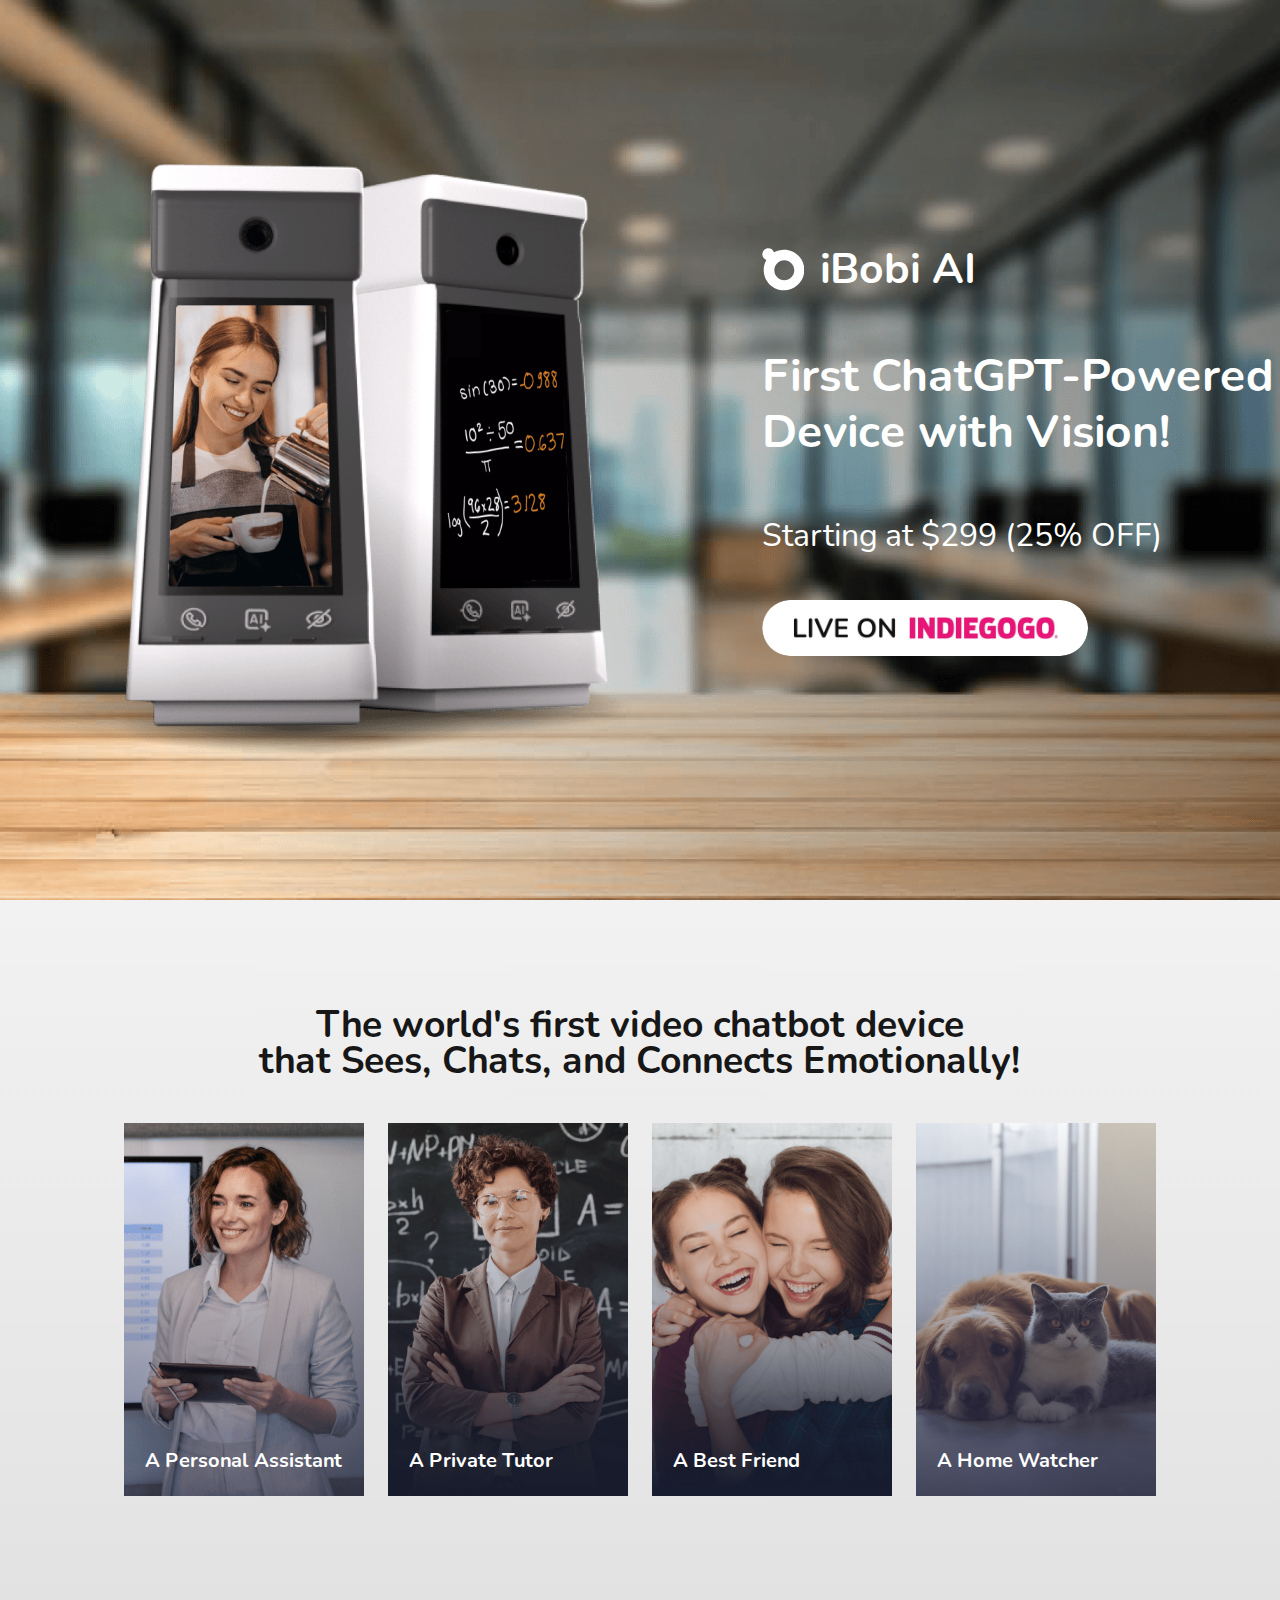
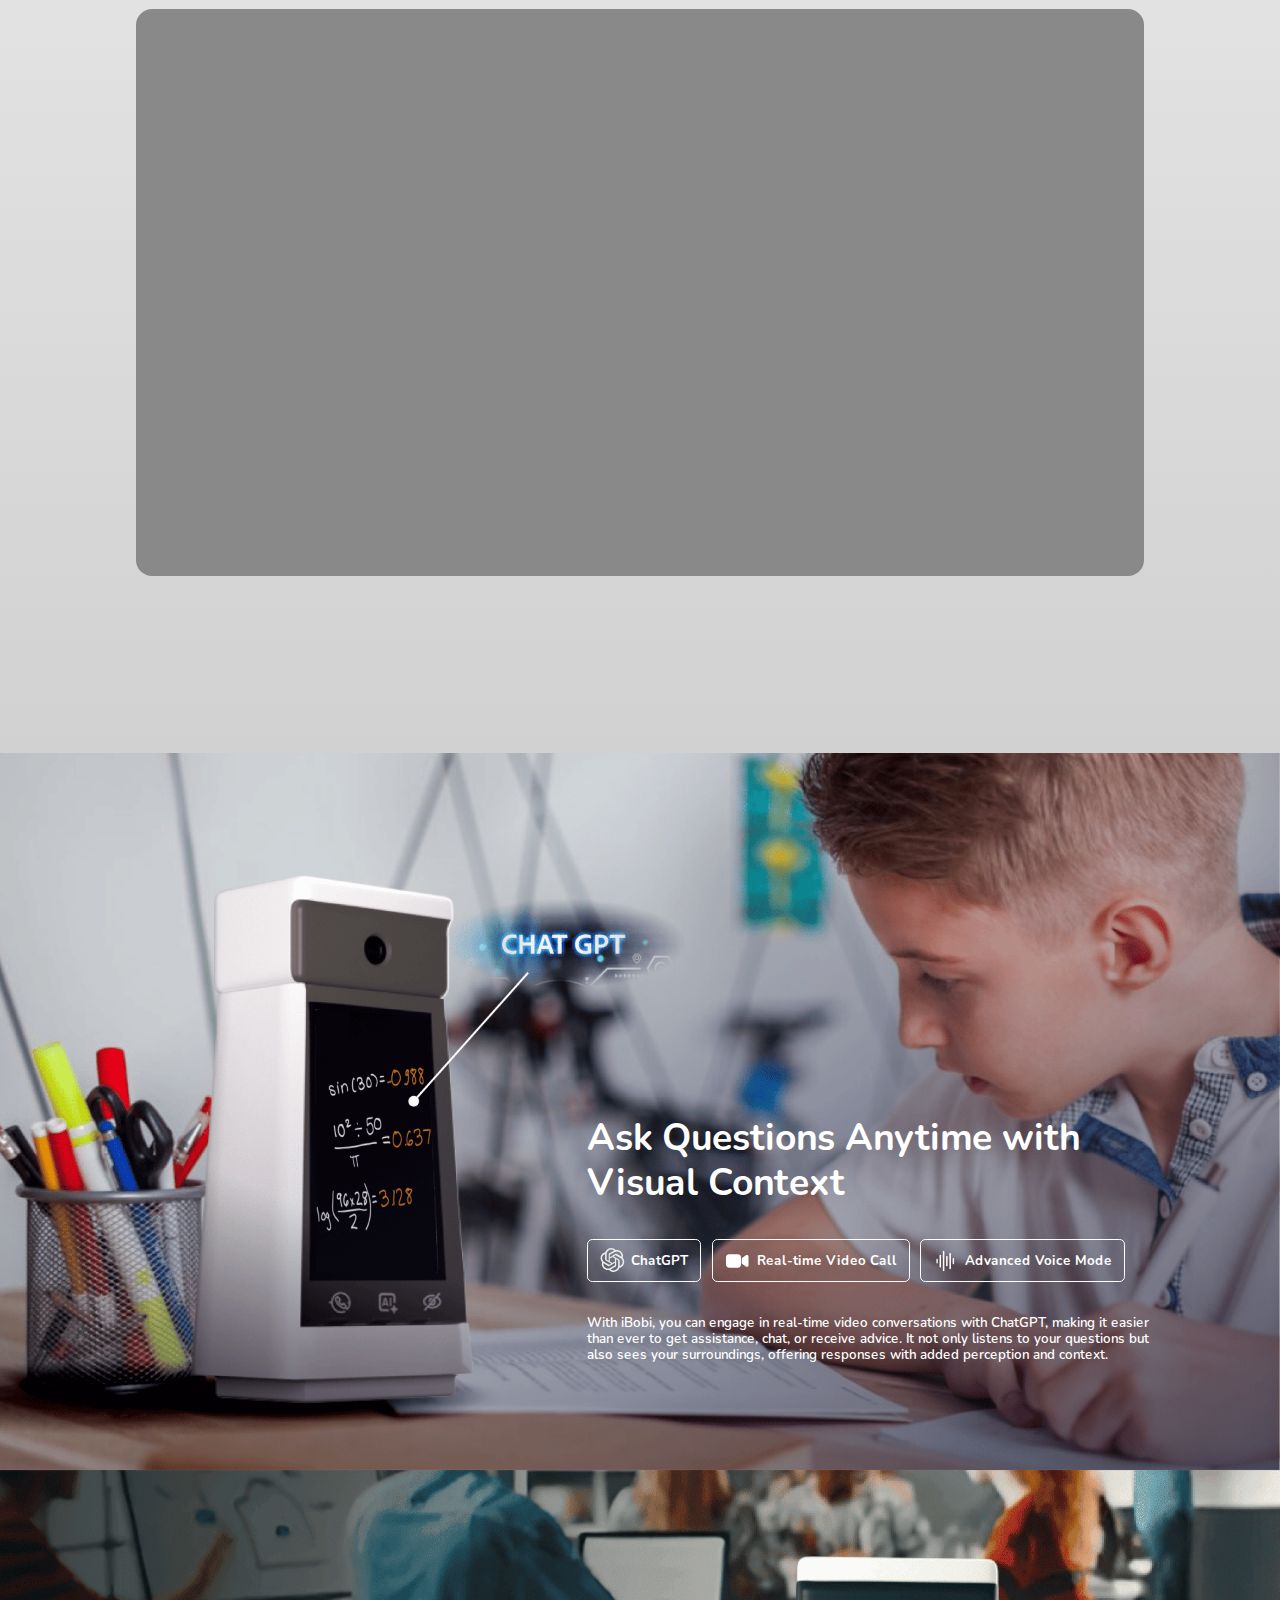
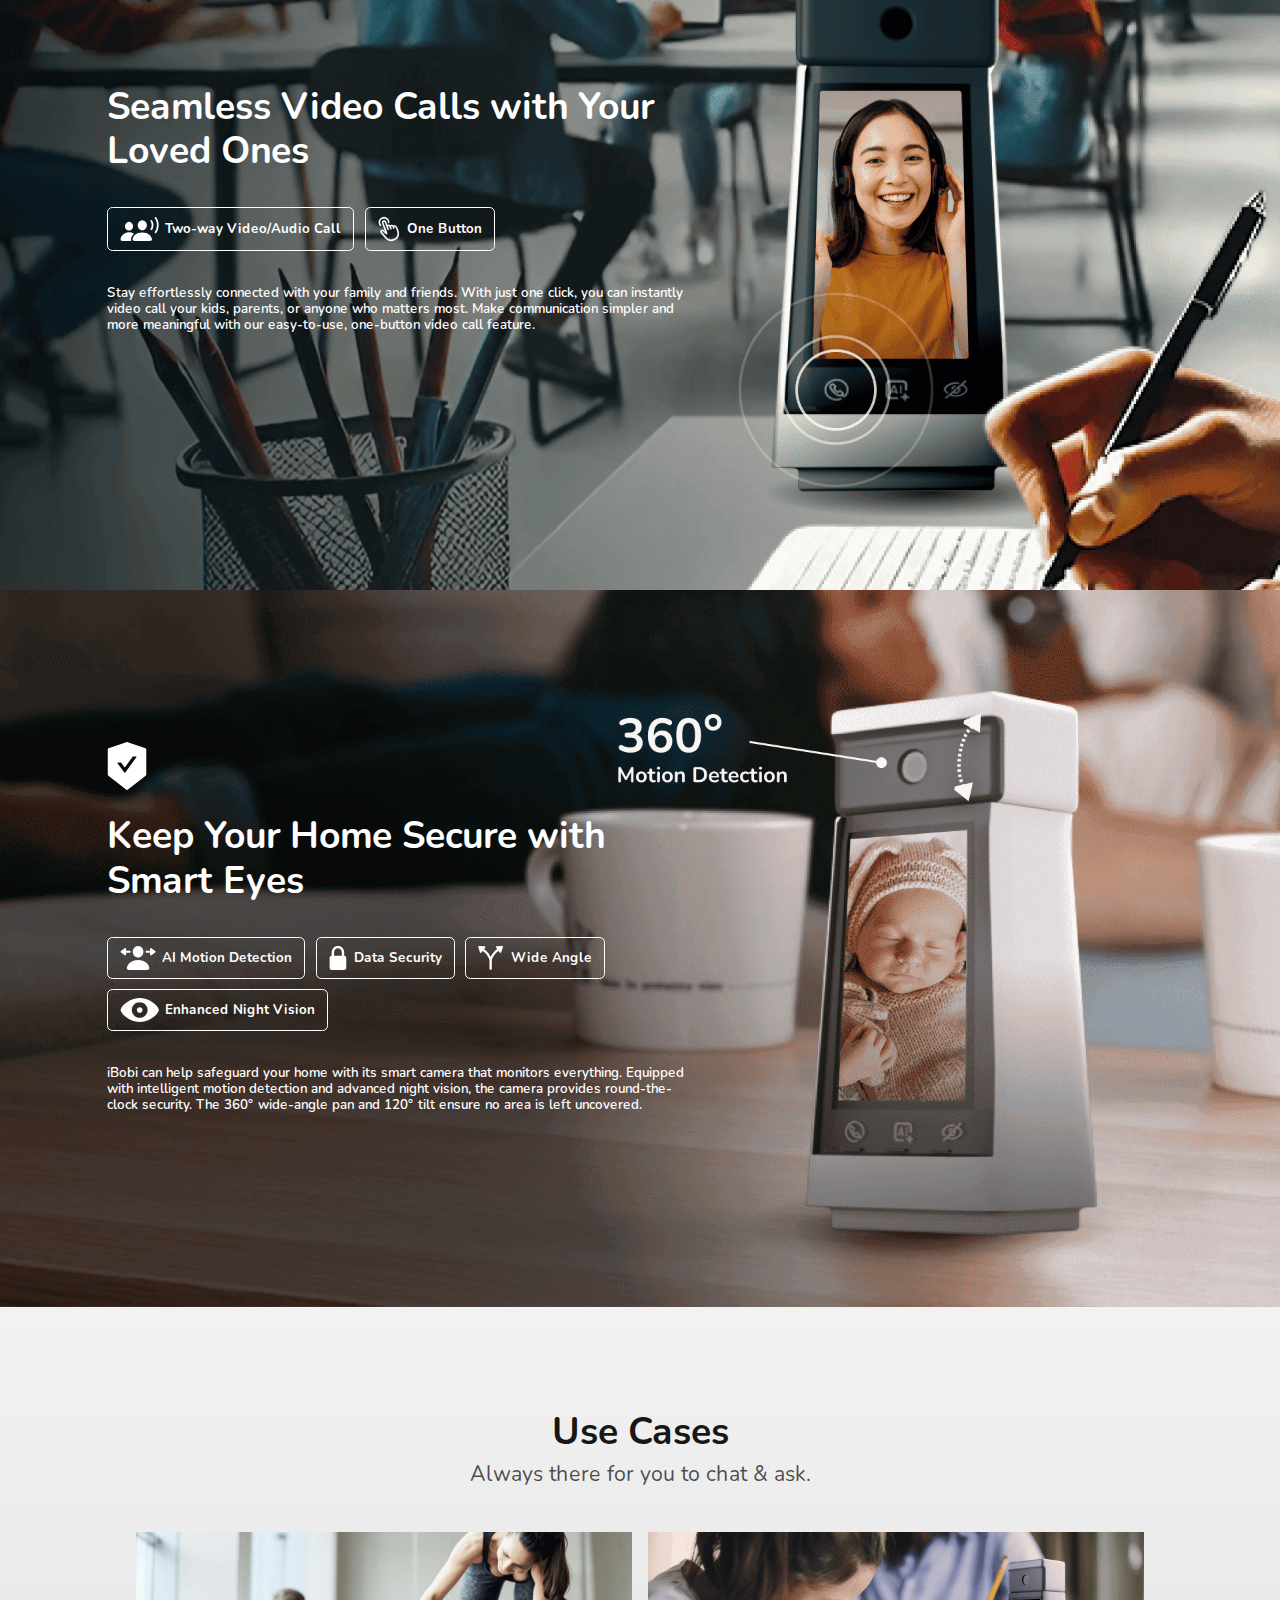
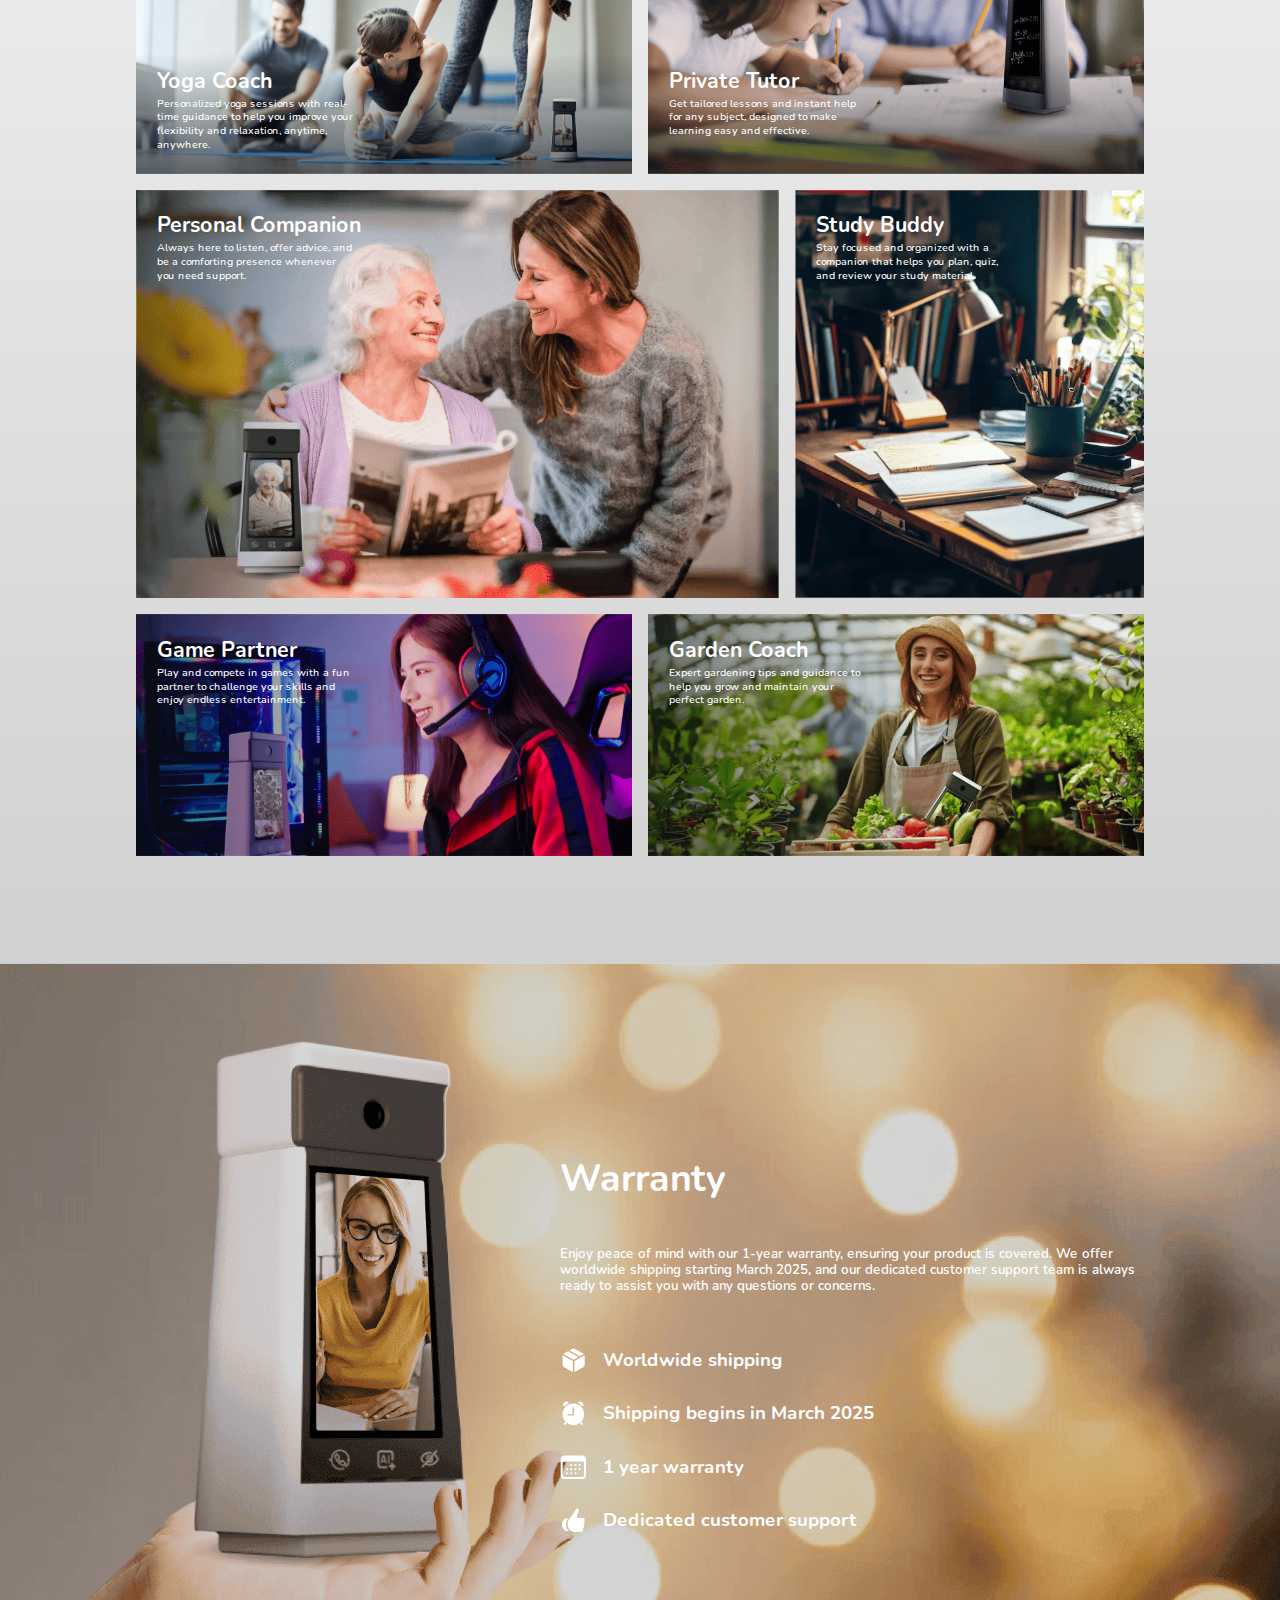
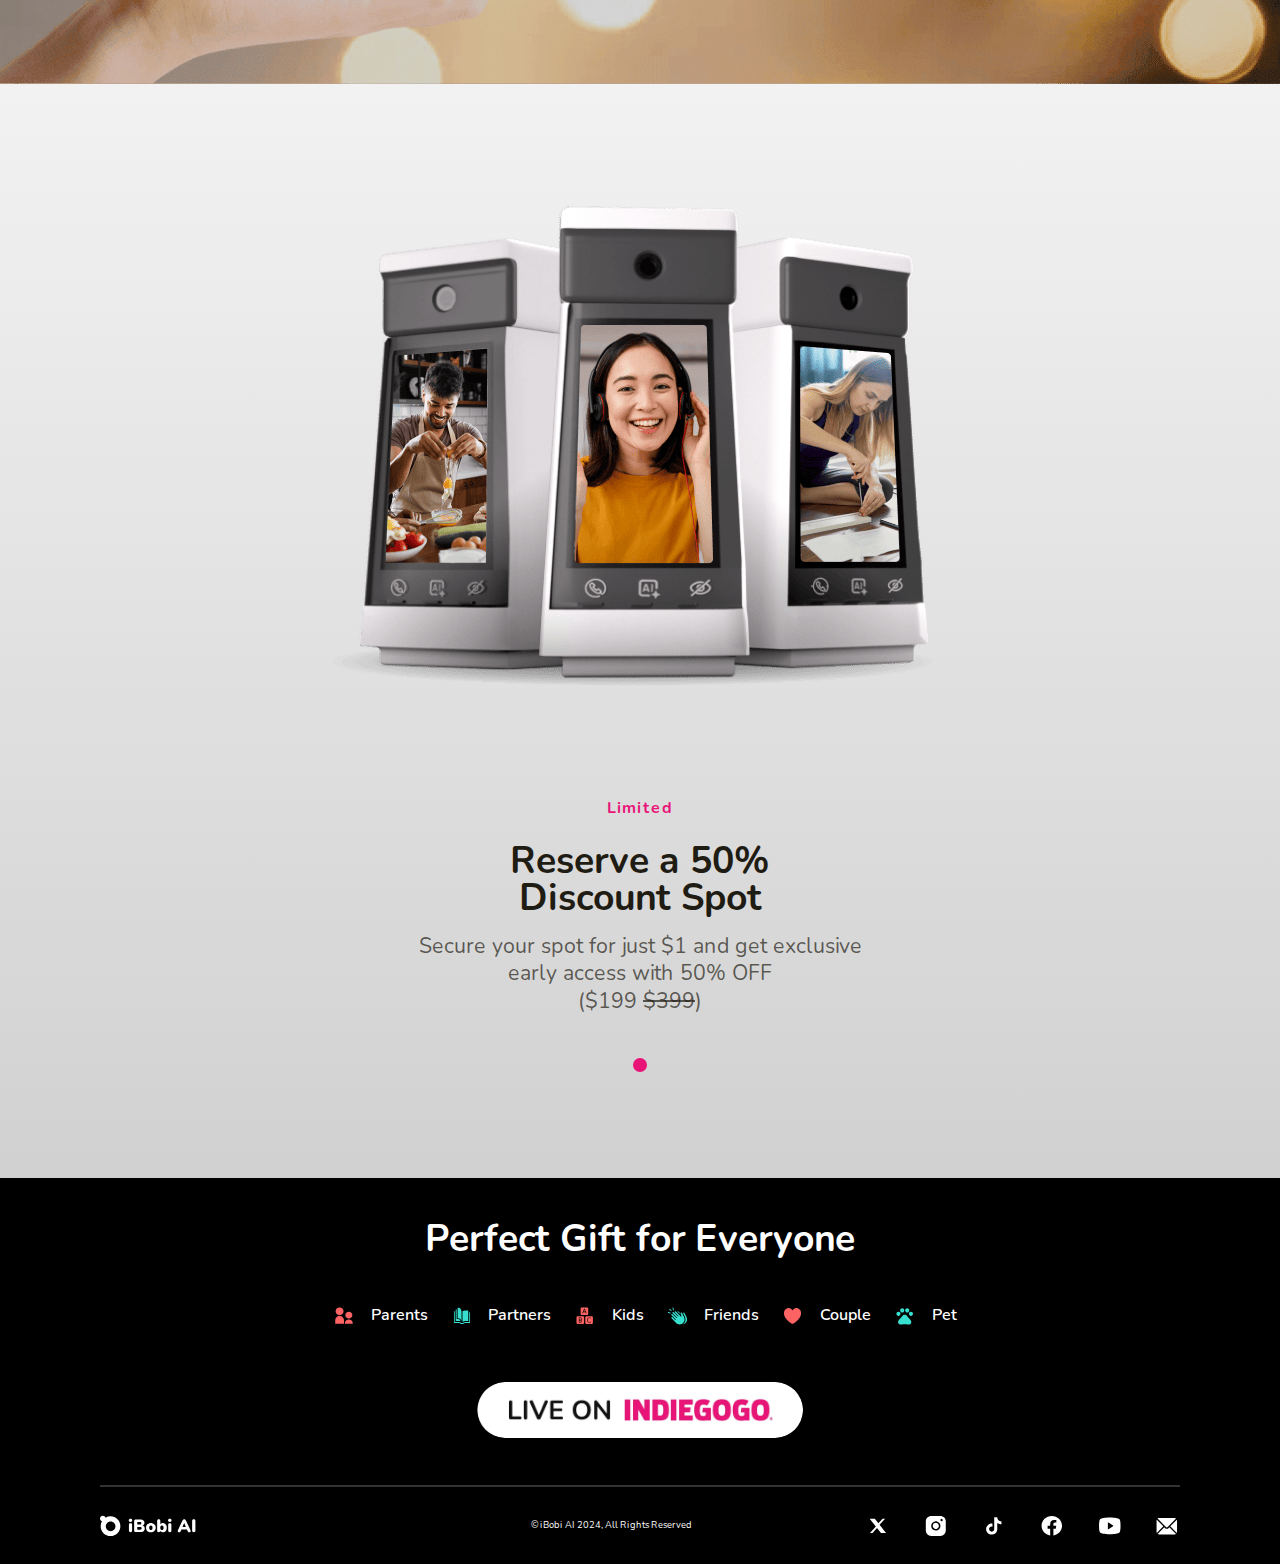
<file: index.html>
<!DOCTYPE html><html lang="en" class="__className_1a6ee9"><head><meta charSet="utf-8"/><meta name="viewport" content="width=device-width, initial-scale=1"/><link rel="preload" as="image" href="/images/mobile/useCases/useCases1.png"/><link rel="preload" as="image" href="/images/mobile/useCases/useCases2.png"/><link rel="preload" as="image" href="/images/mobile/useCases/useCases3.png"/><link rel="preload" as="image" href="/images/mobile/useCases/useCases4.png"/><link rel="preload" as="image" href="/images/mobile/useCases/useCases5.png"/><link rel="preload" as="image" href="/images/mobile/useCases/useCases6.png"/><link rel="stylesheet" href="/_next/static/css/1d6d3d5b7e3322f2.css" data-precedence="next"/><link rel="stylesheet" href="/_next/static/css/c040528b9acb1d9c.css" data-precedence="next"/><link rel="preload" as="script" fetchPriority="low" href="/_next/static/chunks/webpack-c7ad8ef08a2305bf.js"/><script src="/_next/static/chunks/4bd1b696-351eec085a5c62cd.js" async=""></script><script src="/_next/static/chunks/517-5cb0ff6943d50167.js" async=""></script><script src="/_next/static/chunks/main-app-5c96dae784c2a1dc.js" async=""></script><script src="/_next/static/chunks/app/layout-f16f1b08d614e5b2.js" async=""></script><script src="/_next/static/chunks/app/page-ded3e8203efbdaff.js" async=""></script><link rel="preload" href="https://www.googletagmanager.com/gtag/js?id=G-E0J4Y1H50T" as="script"/><title>iBobi AI: First Video ChatGPT Device</title><meta name="description" content="The world&#x27;s first video chatbot device, that Listens, Sees, Chats, and Connects Emotionally! | ChatGPT Integrated"/><meta property="og:title" content="iBobi AI: First Video ChatGPT Device"/><meta property="og:description" content="The world&#x27;s first video chatbot device, that Listens, Sees, Chats, and Connects Emotionally! | ChatGPT Integrated"/><meta property="og:url" content="https://ibobi.pro"/><meta property="og:site_name" content="iBobi AI"/><meta property="og:image" content="https://ibobi.pro/images/landing/og_image.png"/><meta property="og:image:width" content="1000"/><meta property="og:image:height" content="500"/><meta property="og:image:alt" content="iBobi AI"/><meta name="twitter:card" content="summary_large_image"/><meta name="twitter:title" content="iBobi AI: First Video ChatGPT Device"/><meta name="twitter:description" content="The world&#x27;s first video chatbot device, that Listens, Sees, Chats, and Connects Emotionally! | ChatGPT Integrated"/><meta name="twitter:image" content="https://ibobi.pro/images/landing/og_image.png"/><meta name="twitter:image:width" content="1000"/><meta name="twitter:image:height" content="500"/><meta name="twitter:image:alt" content="iBobi AI"/><script src="/_next/static/chunks/polyfills-42372ed130431b0a.js" noModule=""></script></head><body class=""><div class="w-full overflow-x-hidden"><div class="image_container_container__D_IcW landing_container__oNlmr"><div class="relative h-full"><div class="image_container_img__InF3x"><img src="/images/landing/landing.png" alt="image" loading="lazy"/></div><section class="global_positionFull__ey_2V"><div class="global_full__tWH_t image_container_wrapper__Ztl1S"><div class="global_full__tWH_t global_flexCenter__nS4U3"><div class="global_flexCenter__nS4U3 landing_content__ZZrh1 gap-20"><div class="landing_left__zc1SL"><img class="landing_product__lwcl2 global_pc__nyBcT" src="/images/landing/product.png" alt="product" loading="lazy"/><img class="landing_product__lwcl2 global_mobile__9CEZL" src="/images/mobile/landing/product.png" alt="product" loading="lazy"/></div><div class="landing_right__8SjgT"><div class="landing_logoContainer__aG3XM"><svg viewBox="0 0 65 64" fill="none" xmlns="http://www.w3.org/2000/svg" class="landing_logo__NjYLA"><path fill-rule="evenodd" clip-rule="evenodd" d="M6.61913 17.7094C3.08622 16.4535 0.556641 13.0806 0.556641 9.11681C0.556641 4.08173 4.63838 0 9.67345 0C13.6372 0 17.0102 2.52958 18.266 6.06249C22.7806 3.4934 28.0038 2.02596 33.5696 2.02596C50.6833 2.02596 64.5566 15.8993 64.5566 33.013C64.5566 50.1266 50.6833 64 33.5696 64C16.456 64 2.5826 50.1266 2.5826 33.013C2.5826 27.4471 4.05004 22.224 6.61913 17.7094ZM49.1797 33.4283C49.1797 41.8201 42.3768 48.623 33.985 48.623C25.5932 48.623 18.7903 41.8201 18.7903 33.4283C18.7903 25.0365 25.5932 18.2336 33.985 18.2336C42.3768 18.2336 49.1797 25.0365 49.1797 33.4283Z" fill="currentColor"></path></svg><span class="landing_title__tuIDT">iBobi AI</span></div><div><h1 class="landing_subtitle__OxbAs">First ChatGPT-Powered Device with Vision!</h1></div><div class="flex flex-col gap-10"><p class="landing_desc__mAXhS">Starting at $299 (25% OFF)</p><div class="indiegogo_button_container__Bbl3m"><a class="indiegogo_button_button__Q9hsA" href="https://www.indiegogo.com/projects/ibobi-first-video-chatgpt-device/reft/38263369/web" title="LIVE ON INDIEGOGO"><img src="/images/common/indiegogo.webp" alt="LIVE ON INDIEGOGO" loading="lazy"/></a></div></div></div></div></div></div></section></div></div><div class="background_container_container__8SHqx"><div class="background_container_wrapper__nDEcF"><div class="introduction_container__J5L8L"><section class="banner_container__r0ESg"><h2 class="banner_title__qpqmz"><span>The world&#x27;s first video chatbot device</span><span>that Sees, Chats, and Connects Emotionally!</span></h2><div class="flex justify-center gap-6 banner_cardContainer___n81x"><section class="banner_card__lIYEz"><div class="banner_mask___bTJ8"></div><div class="banner_cardTitle__VmZXY"><h3>A Personal Assistant</h3></div><img class="w-full h-full object-cover" src="/images/banner/intro_card_01.png" alt="A Personal Assistant" loading="lazy"/></section><section class="banner_card__lIYEz"><div class="banner_mask___bTJ8"></div><div class="banner_cardTitle__VmZXY"><h3>A Private Tutor</h3></div><img class="w-full h-full object-cover" src="/images/banner/intro_card_02.png" alt="A Private Tutor" loading="lazy"/></section><section class="banner_card__lIYEz"><div class="banner_mask___bTJ8"></div><div class="banner_cardTitle__VmZXY"><h3>A Best Friend</h3></div><img class="w-full h-full object-cover" src="/images/banner/intro_card_03.png" alt="A Best Friend" loading="lazy"/></section><section class="banner_card__lIYEz"><div class="banner_mask___bTJ8"></div><div class="banner_cardTitle__VmZXY"><h3>A Home Watcher</h3></div><img class="w-full h-full object-cover" src="/images/banner/intro_card_04.png" alt="A Home Watcher" loading="lazy"/></section></div></section><div class="flex justify-center items-center"><div class="youtubu_frameContainer__sE1aC"><iframe class="youtubu_frame__YSSwQ" src="https://www.youtube.com/embed/HEyVInwWKqw" style="border-radius:20px;border:none" frameBorder="0" allow="autoplay; encrypted-media" allowFullScreen="" title="YouTube Video"></iframe></div></div></div></div></div><div class=""><div class="global_pc__nyBcT"><div class="features_container__libgQ"><img class="w-full h-full object-cover" src="/images/features/feature1.png" alt="feature_bg" loading="lazy"/><div class="global_positionFull__ey_2V"><div class="features_featureContainer__3Ipr4"><div class="features_right__nYxI9"><div><section class="features_section__GnRZQ"><h2 class="features_title__pI3lJ">Ask Questions Anytime with Visual Context</h2><div class="features_tags__WHy3L"><div class="features_tag___k2eE"><div class=""><svg width="25" height="25" viewBox="0 0 25 25" fill="none" xmlns="http://www.w3.org/2000/svg" class="features_chatLogo__8PfYo"><path d="M22.6761 9.82242C22.9451 9.01446 23.0384 8.15844 22.9498 7.31154C22.8612 6.46464 22.5927 5.64646 22.1622 4.91173C21.5242 3.80042 20.5496 2.92056 19.379 2.3991C18.2085 1.87765 16.9025 1.74155 15.6495 2.01047C15.0844 1.37358 14.3898 0.86475 13.6121 0.518046C12.8343 0.171345 11.9916 -0.00523847 11.1401 0.000118326C9.85911 -0.00297347 8.61021 0.400818 7.57347 1.15328C6.53673 1.90574 5.76575 2.968 5.37165 4.18689C4.53714 4.35772 3.74874 4.70484 3.05925 5.20503C2.36975 5.70522 1.79507 6.34692 1.37366 7.0872C0.730507 8.19546 0.455972 9.47928 0.589647 10.7537C0.723324 12.028 1.2583 13.2269 2.11743 14.1776C1.84842 14.9855 1.75511 15.8416 1.84372 16.6885C1.93233 17.5354 2.20083 18.3535 2.63125 19.0883C3.26938 20.1995 4.24401 21.0793 5.41456 21.6008C6.58509 22.1222 7.89105 22.2584 9.14397 21.9895C9.70911 22.6264 10.4038 23.1352 11.1814 23.482C11.9592 23.8286 12.8019 24.0052 13.6534 23.9999C14.9351 24.0032 16.1846 23.5993 17.2217 22.8463C18.2589 22.0934 19.03 21.0304 19.4238 19.8107C20.2583 19.6399 21.0466 19.2928 21.7362 18.7926C22.4256 18.2924 23.0003 17.6507 23.4218 16.9104C24.0641 15.8023 24.338 14.5187 24.204 13.2449C24.07 11.971 23.535 10.7726 22.6761 9.82242ZM13.6553 22.4309C12.6032 22.4324 11.5842 22.064 10.7763 21.3901C10.8127 21.3702 10.8766 21.3352 10.9182 21.3097L15.6969 18.5494C15.8168 18.4811 15.9164 18.3822 15.9854 18.2627C16.0545 18.1432 16.0904 18.0074 16.0896 17.8695V11.1325L18.1094 12.2988C18.12 12.3041 18.1291 12.3119 18.136 12.3215C18.1428 12.3312 18.1472 12.3424 18.1487 12.3541V17.9333C18.1472 19.125 17.6734 20.2675 16.8312 21.1105C15.989 21.9535 14.8469 22.4284 13.6553 22.4309ZM3.99199 18.3038C3.46501 17.3933 3.27508 16.3264 3.45545 15.2899C3.49094 15.3112 3.55292 15.3491 3.59739 15.3746L8.37603 18.1349C8.49513 18.2045 8.63061 18.2412 8.76855 18.2412C8.90643 18.2412 9.04191 18.2045 9.16101 18.1349L14.9952 14.7662V17.0987C14.9959 17.1106 14.9936 17.1226 14.9886 17.1334C14.9835 17.1442 14.9759 17.1536 14.9664 17.1607L10.1357 19.9498C9.10239 20.545 7.87521 20.7058 6.72345 20.3972C5.57166 20.0887 4.58934 19.3358 3.99199 18.3038ZM2.73487 7.87164C3.25956 6.95988 4.0883 6.26184 5.07594 5.89962C5.07594 5.94078 5.07358 6.01368 5.07358 6.06426V11.5848C5.07273 11.7227 5.10863 11.8583 5.17757 11.9777C5.2465 12.0971 5.34599 12.196 5.46581 12.2642L11.3 15.6325L9.28023 16.7987C9.27027 16.8053 9.25881 16.8093 9.24693 16.8104C9.23505 16.8115 9.22305 16.8096 9.21207 16.8049L4.3809 14.0134C3.34944 13.4161 2.59692 12.4341 2.28836 11.2828C1.9798 10.1315 2.14037 8.90478 2.73487 7.87164ZM19.3296 11.7334L13.4953 8.36466L15.5152 7.19886C15.5252 7.19232 15.5366 7.1883 15.5485 7.18722C15.5604 7.18614 15.5723 7.18806 15.5833 7.19274L20.4145 9.98184C21.1547 10.4094 21.7576 11.0389 22.153 11.7968C22.5483 12.5546 22.7195 13.4094 22.6466 14.261C22.5737 15.1127 22.2596 15.9259 21.7412 16.6055C21.2228 17.2852 20.5215 17.803 19.7194 18.0985C19.7194 18.0568 19.7194 17.984 19.7194 17.9333V12.4128C19.7206 12.2752 19.6851 12.1397 19.6166 12.0203C19.548 11.9009 19.449 11.8019 19.3296 11.7334ZM21.3399 8.70768C21.3045 8.6859 21.2425 8.64852 21.198 8.62302L16.4193 5.86272C16.3002 5.79324 16.1648 5.75658 16.0269 5.75658C15.889 5.75658 15.7535 5.79324 15.6344 5.86272L9.80019 9.23148V6.89892C9.79953 6.88698 9.80181 6.8751 9.80685 6.8643C9.81189 6.8535 9.81951 6.84408 9.82905 6.83694L14.6598 4.05015C15.3998 3.62342 16.2461 3.41626 17.0996 3.45289C17.9531 3.48953 18.7785 3.76846 19.4793 4.25705C20.18 4.74563 20.7272 5.42367 21.0567 6.21186C21.3862 7.00002 21.4845 7.8657 21.3399 8.70768ZM8.70207 12.8651L6.68175 11.6989C6.67119 11.6936 6.66201 11.6858 6.65517 11.6761C6.64833 11.6665 6.64395 11.6552 6.64251 11.6435V6.06426C6.64305 5.20977 6.88701 4.37309 7.34577 3.65218C7.80459 2.93126 8.45925 2.35595 9.23313 1.99358C10.007 1.63121 10.8681 1.49678 11.7156 1.60602C12.5631 1.71526 13.362 2.06365 14.0187 2.6104C13.9822 2.63027 13.9188 2.66529 13.8767 2.69084L9.09807 5.4511C8.97813 5.51927 8.87859 5.61814 8.80953 5.73756C8.74053 5.85696 8.70459 5.99262 8.70537 6.1305L8.70207 12.8651ZM9.79923 10.4995L12.3977 8.99868L14.9961 10.4985V13.4991L12.3977 14.999L9.79923 13.4991V10.4995Z" fill="#ECECEC"></path></svg></div><div class="features_title__pI3lJ">ChatGPT</div></div><div class="features_tag___k2eE"><div class=""><svg width="25" height="25" viewBox="0 0 25 25" fill="none" xmlns="http://www.w3.org/2000/svg" class="features_videoLogo__gC9KN"><g clip-path="url(#clip0_10_2537)"><path d="M21.9872 18.9313C21.7772 18.9312 21.5696 18.887 21.3778 18.8015C21.3332 18.7817 21.2906 18.7575 21.2508 18.7293L17.3737 16.0002C17.1771 15.8618 17.0167 15.6782 16.9059 15.4648C16.7951 15.2514 16.7372 15.0144 16.7372 14.774V11.0521C16.7372 10.8117 16.7951 10.5748 16.9059 10.3613C17.0167 10.1479 17.1771 9.96428 17.3737 9.82587L21.2508 7.09681C21.2906 7.06861 21.3332 7.04443 21.3778 7.02462C21.6062 6.92309 21.8563 6.88023 22.1055 6.89993C22.3546 6.91964 22.5949 7.00129 22.8045 7.13747C23.014 7.27365 23.1863 7.46003 23.3055 7.67969C23.4247 7.89935 23.4872 8.14532 23.4872 8.39525V17.4309C23.4872 17.8287 23.3291 18.2102 23.0478 18.4915C22.7665 18.7728 22.385 18.9309 21.9872 18.9309V18.9313Z" fill="white"></path><path d="M12.7997 19.6631H4.17468C3.32957 19.6622 2.51932 19.3261 1.92174 18.7285C1.32416 18.1309 0.988051 17.3207 0.987183 16.4756V9.35059C0.988051 8.50548 1.32416 7.69523 1.92174 7.09764C2.51932 6.50006 3.32957 6.16395 4.17468 6.16309H12.8222C13.6613 6.16408 14.4657 6.49785 15.0591 7.09119C15.6524 7.68453 15.9862 8.48898 15.9872 9.32809V16.4756C15.9863 17.3207 15.6502 18.1309 15.0526 18.7285C14.455 19.3261 13.6448 19.6622 12.7997 19.6631Z" fill="white"></path></g><defs><clipPath id="clip0_10_2537"><rect width="24" height="24" fill="white" transform="translate(0.237183 0.913086)"></rect></clipPath></defs></svg></div><div class="features_title__pI3lJ">Real-time Video Call</div></div><div class="features_tag___k2eE"><div class=""><svg width="25" height="25" viewBox="0 0 25 25" fill="none" xmlns="http://www.w3.org/2000/svg" class="features_audioLogo__f7ZCy"><g clip-path="url(#clip0_10_2542)"><path d="M4.00867 15.3838C4.23653 15.3838 4.42696 15.3057 4.57995 15.1494C4.73295 14.9932 4.80945 14.8077 4.80945 14.5928V11.6338C4.80945 11.4189 4.73295 11.2318 4.57995 11.0723C4.42696 10.9128 4.23653 10.833 4.00867 10.833C3.79382 10.833 3.61153 10.9128 3.46179 11.0723C3.31205 11.2318 3.23718 11.4189 3.23718 11.6338V14.5928C3.23718 14.8077 3.31205 14.9932 3.46179 15.1494C3.61153 15.3057 3.79382 15.3838 4.00867 15.3838ZM7.29968 19.3779C7.52755 19.3779 7.71635 19.3014 7.86609 19.1485C8.01583 18.9955 8.0907 18.8083 8.0907 18.5869V7.63965C8.0907 7.41829 8.01583 7.22949 7.86609 7.07325C7.71635 6.91699 7.52755 6.83887 7.29968 6.83887C7.07833 6.83887 6.89278 6.91699 6.74304 7.07325C6.5933 7.22949 6.51843 7.41829 6.51843 7.63965V18.5869C6.51843 18.8083 6.5933 18.9955 6.74304 19.1485C6.89278 19.3014 7.07833 19.3779 7.29968 19.3779ZM10.5809 23.3135C10.8088 23.3135 10.9992 23.237 11.1522 23.084C11.3052 22.931 11.3817 22.7438 11.3817 22.5225V3.7041C11.3817 3.48275 11.3052 3.29557 11.1522 3.14258C10.9992 2.98958 10.8088 2.91309 10.5809 2.91309C10.3596 2.91309 10.1757 2.98958 10.0292 3.14258C9.88269 3.29557 9.80945 3.48275 9.80945 3.7041V22.5225C9.80945 22.7438 9.88269 22.931 10.0292 23.084C10.1757 23.237 10.3596 23.3135 10.5809 23.3135ZM13.872 18.1865C14.0933 18.1865 14.2805 18.1116 14.4335 17.9619C14.5865 17.8122 14.663 17.6266 14.663 17.4053V8.82129C14.663 8.59993 14.5865 8.41276 14.4335 8.25977C14.2805 8.10677 14.0933 8.03028 13.872 8.03028C13.6506 8.03028 13.465 8.10677 13.3153 8.25977C13.1656 8.41276 13.0907 8.59993 13.0907 8.82129V17.4053C13.0907 17.6266 13.1656 17.8122 13.3153 17.9619C13.465 18.1116 13.6506 18.1865 13.872 18.1865ZM17.163 21.1455C17.3843 21.1455 17.5698 21.069 17.7196 20.916C17.8693 20.763 17.9442 20.5791 17.9442 20.3643V5.86231C17.9442 5.64746 17.8693 5.46191 17.7196 5.30567C17.5698 5.14941 17.3843 5.07129 17.163 5.07129C16.9351 5.07129 16.7463 5.14941 16.5966 5.30567C16.4468 5.46191 16.372 5.64746 16.372 5.86231V20.3643C16.372 20.5791 16.4468 20.763 16.5966 20.916C16.7463 21.069 16.9351 21.1455 17.163 21.1455ZM20.4442 16.2236C20.6656 16.2236 20.8528 16.1471 21.0058 15.9942C21.1587 15.8412 21.2352 15.6573 21.2352 15.4424V10.7842C21.2352 10.5693 21.1587 10.3838 21.0058 10.2275C20.8528 10.0713 20.6656 9.99317 20.4442 9.99317C20.2163 9.99317 20.0292 10.0713 19.8827 10.2275C19.7362 10.3838 19.663 10.5693 19.663 10.7842V15.4424C19.663 15.6573 19.7362 15.8412 19.8827 15.9942C20.0292 16.1471 20.2163 16.2236 20.4442 16.2236Z" fill="white"></path></g><defs><clipPath id="clip0_10_2542"><rect width="17.998" height="20.4004" fill="white" transform="translate(3.23718 2.91309)"></rect></clipPath></defs></svg></div><div class="features_title__pI3lJ">Advanced Voice Mode</div></div></div><p class="features_description__v2jmu">With iBobi, you can engage in real-time video conversations with ChatGPT, making it easier than ever to get assistance, chat, or receive advice. It not only listens to your questions but also sees your surroundings, offering responses with added perception and context.</p></section></div></div></div></div></div></div><div class="global_mobile__9CEZL"><div class="features_container__libgQ"><img class="w-full h-full object-cover" src="/images/mobile/features/feature1.png" alt="feature_bg" loading="lazy"/><div class="global_positionFull__ey_2V"><div class="features_featureContainer__3Ipr4"><div class="features_right__nYxI9"><section class="features_section__GnRZQ"><h2 class="features_title__pI3lJ">Ask Questions Anytime with Visual Context</h2><div class="features_tags__WHy3L"><div class="features_tag___k2eE"><div class=""><svg width="25" height="25" viewBox="0 0 25 25" fill="none" xmlns="http://www.w3.org/2000/svg" class="features_chatLogo__8PfYo"><path d="M22.6761 9.82242C22.9451 9.01446 23.0384 8.15844 22.9498 7.31154C22.8612 6.46464 22.5927 5.64646 22.1622 4.91173C21.5242 3.80042 20.5496 2.92056 19.379 2.3991C18.2085 1.87765 16.9025 1.74155 15.6495 2.01047C15.0844 1.37358 14.3898 0.86475 13.6121 0.518046C12.8343 0.171345 11.9916 -0.00523847 11.1401 0.000118326C9.85911 -0.00297347 8.61021 0.400818 7.57347 1.15328C6.53673 1.90574 5.76575 2.968 5.37165 4.18689C4.53714 4.35772 3.74874 4.70484 3.05925 5.20503C2.36975 5.70522 1.79507 6.34692 1.37366 7.0872C0.730507 8.19546 0.455972 9.47928 0.589647 10.7537C0.723324 12.028 1.2583 13.2269 2.11743 14.1776C1.84842 14.9855 1.75511 15.8416 1.84372 16.6885C1.93233 17.5354 2.20083 18.3535 2.63125 19.0883C3.26938 20.1995 4.24401 21.0793 5.41456 21.6008C6.58509 22.1222 7.89105 22.2584 9.14397 21.9895C9.70911 22.6264 10.4038 23.1352 11.1814 23.482C11.9592 23.8286 12.8019 24.0052 13.6534 23.9999C14.9351 24.0032 16.1846 23.5993 17.2217 22.8463C18.2589 22.0934 19.03 21.0304 19.4238 19.8107C20.2583 19.6399 21.0466 19.2928 21.7362 18.7926C22.4256 18.2924 23.0003 17.6507 23.4218 16.9104C24.0641 15.8023 24.338 14.5187 24.204 13.2449C24.07 11.971 23.535 10.7726 22.6761 9.82242ZM13.6553 22.4309C12.6032 22.4324 11.5842 22.064 10.7763 21.3901C10.8127 21.3702 10.8766 21.3352 10.9182 21.3097L15.6969 18.5494C15.8168 18.4811 15.9164 18.3822 15.9854 18.2627C16.0545 18.1432 16.0904 18.0074 16.0896 17.8695V11.1325L18.1094 12.2988C18.12 12.3041 18.1291 12.3119 18.136 12.3215C18.1428 12.3312 18.1472 12.3424 18.1487 12.3541V17.9333C18.1472 19.125 17.6734 20.2675 16.8312 21.1105C15.989 21.9535 14.8469 22.4284 13.6553 22.4309ZM3.99199 18.3038C3.46501 17.3933 3.27508 16.3264 3.45545 15.2899C3.49094 15.3112 3.55292 15.3491 3.59739 15.3746L8.37603 18.1349C8.49513 18.2045 8.63061 18.2412 8.76855 18.2412C8.90643 18.2412 9.04191 18.2045 9.16101 18.1349L14.9952 14.7662V17.0987C14.9959 17.1106 14.9936 17.1226 14.9886 17.1334C14.9835 17.1442 14.9759 17.1536 14.9664 17.1607L10.1357 19.9498C9.10239 20.545 7.87521 20.7058 6.72345 20.3972C5.57166 20.0887 4.58934 19.3358 3.99199 18.3038ZM2.73487 7.87164C3.25956 6.95988 4.0883 6.26184 5.07594 5.89962C5.07594 5.94078 5.07358 6.01368 5.07358 6.06426V11.5848C5.07273 11.7227 5.10863 11.8583 5.17757 11.9777C5.2465 12.0971 5.34599 12.196 5.46581 12.2642L11.3 15.6325L9.28023 16.7987C9.27027 16.8053 9.25881 16.8093 9.24693 16.8104C9.23505 16.8115 9.22305 16.8096 9.21207 16.8049L4.3809 14.0134C3.34944 13.4161 2.59692 12.4341 2.28836 11.2828C1.9798 10.1315 2.14037 8.90478 2.73487 7.87164ZM19.3296 11.7334L13.4953 8.36466L15.5152 7.19886C15.5252 7.19232 15.5366 7.1883 15.5485 7.18722C15.5604 7.18614 15.5723 7.18806 15.5833 7.19274L20.4145 9.98184C21.1547 10.4094 21.7576 11.0389 22.153 11.7968C22.5483 12.5546 22.7195 13.4094 22.6466 14.261C22.5737 15.1127 22.2596 15.9259 21.7412 16.6055C21.2228 17.2852 20.5215 17.803 19.7194 18.0985C19.7194 18.0568 19.7194 17.984 19.7194 17.9333V12.4128C19.7206 12.2752 19.6851 12.1397 19.6166 12.0203C19.548 11.9009 19.449 11.8019 19.3296 11.7334ZM21.3399 8.70768C21.3045 8.6859 21.2425 8.64852 21.198 8.62302L16.4193 5.86272C16.3002 5.79324 16.1648 5.75658 16.0269 5.75658C15.889 5.75658 15.7535 5.79324 15.6344 5.86272L9.80019 9.23148V6.89892C9.79953 6.88698 9.80181 6.8751 9.80685 6.8643C9.81189 6.8535 9.81951 6.84408 9.82905 6.83694L14.6598 4.05015C15.3998 3.62342 16.2461 3.41626 17.0996 3.45289C17.9531 3.48953 18.7785 3.76846 19.4793 4.25705C20.18 4.74563 20.7272 5.42367 21.0567 6.21186C21.3862 7.00002 21.4845 7.8657 21.3399 8.70768ZM8.70207 12.8651L6.68175 11.6989C6.67119 11.6936 6.66201 11.6858 6.65517 11.6761C6.64833 11.6665 6.64395 11.6552 6.64251 11.6435V6.06426C6.64305 5.20977 6.88701 4.37309 7.34577 3.65218C7.80459 2.93126 8.45925 2.35595 9.23313 1.99358C10.007 1.63121 10.8681 1.49678 11.7156 1.60602C12.5631 1.71526 13.362 2.06365 14.0187 2.6104C13.9822 2.63027 13.9188 2.66529 13.8767 2.69084L9.09807 5.4511C8.97813 5.51927 8.87859 5.61814 8.80953 5.73756C8.74053 5.85696 8.70459 5.99262 8.70537 6.1305L8.70207 12.8651ZM9.79923 10.4995L12.3977 8.99868L14.9961 10.4985V13.4991L12.3977 14.999L9.79923 13.4991V10.4995Z" fill="#ECECEC"></path></svg></div><div class="features_title__pI3lJ">ChatGPT</div></div><div class="features_tag___k2eE"><div class=""><svg width="25" height="25" viewBox="0 0 25 25" fill="none" xmlns="http://www.w3.org/2000/svg" class="features_videoLogo__gC9KN"><g clip-path="url(#clip0_10_2537)"><path d="M21.9872 18.9313C21.7772 18.9312 21.5696 18.887 21.3778 18.8015C21.3332 18.7817 21.2906 18.7575 21.2508 18.7293L17.3737 16.0002C17.1771 15.8618 17.0167 15.6782 16.9059 15.4648C16.7951 15.2514 16.7372 15.0144 16.7372 14.774V11.0521C16.7372 10.8117 16.7951 10.5748 16.9059 10.3613C17.0167 10.1479 17.1771 9.96428 17.3737 9.82587L21.2508 7.09681C21.2906 7.06861 21.3332 7.04443 21.3778 7.02462C21.6062 6.92309 21.8563 6.88023 22.1055 6.89993C22.3546 6.91964 22.5949 7.00129 22.8045 7.13747C23.014 7.27365 23.1863 7.46003 23.3055 7.67969C23.4247 7.89935 23.4872 8.14532 23.4872 8.39525V17.4309C23.4872 17.8287 23.3291 18.2102 23.0478 18.4915C22.7665 18.7728 22.385 18.9309 21.9872 18.9309V18.9313Z" fill="white"></path><path d="M12.7997 19.6631H4.17468C3.32957 19.6622 2.51932 19.3261 1.92174 18.7285C1.32416 18.1309 0.988051 17.3207 0.987183 16.4756V9.35059C0.988051 8.50548 1.32416 7.69523 1.92174 7.09764C2.51932 6.50006 3.32957 6.16395 4.17468 6.16309H12.8222C13.6613 6.16408 14.4657 6.49785 15.0591 7.09119C15.6524 7.68453 15.9862 8.48898 15.9872 9.32809V16.4756C15.9863 17.3207 15.6502 18.1309 15.0526 18.7285C14.455 19.3261 13.6448 19.6622 12.7997 19.6631Z" fill="white"></path></g><defs><clipPath id="clip0_10_2537"><rect width="24" height="24" fill="white" transform="translate(0.237183 0.913086)"></rect></clipPath></defs></svg></div><div class="features_title__pI3lJ">Real-time Video Call</div></div><div class="features_tag___k2eE"><div class=""><svg width="25" height="25" viewBox="0 0 25 25" fill="none" xmlns="http://www.w3.org/2000/svg" class="features_audioLogo__f7ZCy"><g clip-path="url(#clip0_10_2542)"><path d="M4.00867 15.3838C4.23653 15.3838 4.42696 15.3057 4.57995 15.1494C4.73295 14.9932 4.80945 14.8077 4.80945 14.5928V11.6338C4.80945 11.4189 4.73295 11.2318 4.57995 11.0723C4.42696 10.9128 4.23653 10.833 4.00867 10.833C3.79382 10.833 3.61153 10.9128 3.46179 11.0723C3.31205 11.2318 3.23718 11.4189 3.23718 11.6338V14.5928C3.23718 14.8077 3.31205 14.9932 3.46179 15.1494C3.61153 15.3057 3.79382 15.3838 4.00867 15.3838ZM7.29968 19.3779C7.52755 19.3779 7.71635 19.3014 7.86609 19.1485C8.01583 18.9955 8.0907 18.8083 8.0907 18.5869V7.63965C8.0907 7.41829 8.01583 7.22949 7.86609 7.07325C7.71635 6.91699 7.52755 6.83887 7.29968 6.83887C7.07833 6.83887 6.89278 6.91699 6.74304 7.07325C6.5933 7.22949 6.51843 7.41829 6.51843 7.63965V18.5869C6.51843 18.8083 6.5933 18.9955 6.74304 19.1485C6.89278 19.3014 7.07833 19.3779 7.29968 19.3779ZM10.5809 23.3135C10.8088 23.3135 10.9992 23.237 11.1522 23.084C11.3052 22.931 11.3817 22.7438 11.3817 22.5225V3.7041C11.3817 3.48275 11.3052 3.29557 11.1522 3.14258C10.9992 2.98958 10.8088 2.91309 10.5809 2.91309C10.3596 2.91309 10.1757 2.98958 10.0292 3.14258C9.88269 3.29557 9.80945 3.48275 9.80945 3.7041V22.5225C9.80945 22.7438 9.88269 22.931 10.0292 23.084C10.1757 23.237 10.3596 23.3135 10.5809 23.3135ZM13.872 18.1865C14.0933 18.1865 14.2805 18.1116 14.4335 17.9619C14.5865 17.8122 14.663 17.6266 14.663 17.4053V8.82129C14.663 8.59993 14.5865 8.41276 14.4335 8.25977C14.2805 8.10677 14.0933 8.03028 13.872 8.03028C13.6506 8.03028 13.465 8.10677 13.3153 8.25977C13.1656 8.41276 13.0907 8.59993 13.0907 8.82129V17.4053C13.0907 17.6266 13.1656 17.8122 13.3153 17.9619C13.465 18.1116 13.6506 18.1865 13.872 18.1865ZM17.163 21.1455C17.3843 21.1455 17.5698 21.069 17.7196 20.916C17.8693 20.763 17.9442 20.5791 17.9442 20.3643V5.86231C17.9442 5.64746 17.8693 5.46191 17.7196 5.30567C17.5698 5.14941 17.3843 5.07129 17.163 5.07129C16.9351 5.07129 16.7463 5.14941 16.5966 5.30567C16.4468 5.46191 16.372 5.64746 16.372 5.86231V20.3643C16.372 20.5791 16.4468 20.763 16.5966 20.916C16.7463 21.069 16.9351 21.1455 17.163 21.1455ZM20.4442 16.2236C20.6656 16.2236 20.8528 16.1471 21.0058 15.9942C21.1587 15.8412 21.2352 15.6573 21.2352 15.4424V10.7842C21.2352 10.5693 21.1587 10.3838 21.0058 10.2275C20.8528 10.0713 20.6656 9.99317 20.4442 9.99317C20.2163 9.99317 20.0292 10.0713 19.8827 10.2275C19.7362 10.3838 19.663 10.5693 19.663 10.7842V15.4424C19.663 15.6573 19.7362 15.8412 19.8827 15.9942C20.0292 16.1471 20.2163 16.2236 20.4442 16.2236Z" fill="white"></path></g><defs><clipPath id="clip0_10_2542"><rect width="17.998" height="20.4004" fill="white" transform="translate(3.23718 2.91309)"></rect></clipPath></defs></svg></div><div class="features_title__pI3lJ">Advanced Voice Mode</div></div></div><p class="features_description__v2jmu">With iBobi, you can engage in real-time video conversations with ChatGPT, making it easier than ever to get assistance, chat, or receive advice. It not only listens to your questions but also sees your surroundings, offering responses with added perception and context.</p></section></div></div></div></div></div><div class="global_pc__nyBcT"><div class="features_container__libgQ"><img class="w-full h-full object-cover" src="/images/features/feature2.png" alt="feature_bg" loading="lazy"/><div class="global_positionFull__ey_2V"><div class="features_featureContainer__3Ipr4"><div class="features_left__N_wLR"><div class="mt-16"><section class="features_section__GnRZQ"><h2 class="features_title__pI3lJ">Seamless Video Calls with Your Loved Ones</h2><div class="features_tags__WHy3L"><div class="features_tag___k2eE"><div class=""><svg width="39" height="24" viewBox="0 0 39 24" fill="none" xmlns="http://www.w3.org/2000/svg" class="features_callLogo__HNnSr"><path d="M15.025 24H29.5049C30.4111 24 31.0466 23.8713 31.4113 23.614C31.7761 23.3568 31.9585 22.9748 31.9585 22.468C31.9585 21.7307 31.7339 20.9512 31.2847 20.1294C30.8354 19.3077 30.1903 18.5378 29.3494 17.8198C28.5085 17.1018 27.4909 16.5182 26.2968 16.0689C25.1026 15.6197 23.7567 15.395 22.2592 15.395C20.7693 15.395 19.4274 15.6197 18.2332 16.0689C17.039 16.5182 16.0215 17.1018 15.1806 17.8198C14.3396 18.5378 13.6945 19.3077 13.2452 20.1294C12.796 20.9512 12.5713 21.7307 12.5713 22.468C12.5713 22.9748 12.7537 23.3568 13.1185 23.614C13.4833 23.8713 14.1188 24 15.025 24ZM22.2707 13.333C23.0924 13.333 23.8527 13.1084 24.5516 12.6591C25.2504 12.2098 25.813 11.6012 26.2392 10.8333C26.6654 10.0653 26.8785 9.20139 26.8785 8.24145C26.8785 7.29686 26.6654 6.45018 26.2392 5.70142C25.813 4.95265 25.2504 4.36325 24.5516 3.93319C23.8527 3.50313 23.0924 3.2881 22.2707 3.2881C21.449 3.2881 20.6887 3.50697 19.9899 3.94471C19.291 4.38244 18.7285 4.97761 18.3022 5.73021C17.8761 6.48281 17.663 7.32757 17.663 8.26448C17.663 9.21676 17.8761 10.075 18.3022 10.8391C18.7285 11.6032 19.291 12.2098 19.9899 12.6591C20.6887 13.1084 21.449 13.333 22.2707 13.333ZM2.58406 24H11.3388C11.0393 23.5623 10.8953 23.0362 10.9068 22.4218C10.9183 21.8075 11.0585 21.1624 11.3273 20.4866C11.5961 19.8108 11.9685 19.1561 12.4446 18.5225C12.9208 17.889 13.466 17.3303 14.0804 16.8464C13.443 16.4164 12.7058 16.0612 11.8687 15.7809C11.0316 15.5006 10.0755 15.3605 9.00036 15.3605C7.70251 15.3605 6.53329 15.5736 5.49271 15.9998C4.45212 16.426 3.56513 16.9866 2.83172 17.6815C2.09832 18.3766 1.53579 19.1349 1.14413 19.9567C0.752471 20.7784 0.556641 21.5886 0.556641 22.3873C0.556641 22.9018 0.712153 23.2992 1.02318 23.5795C1.3342 23.8598 1.85449 24 2.58406 24ZM9.01189 13.5979C9.72609 13.5979 10.3865 13.4021 10.9932 13.0105C11.5999 12.6188 12.0895 12.087 12.462 11.415C12.8344 10.7431 13.0206 9.9924 13.0206 9.163C13.0206 8.3336 12.8344 7.59444 12.462 6.94552C12.0895 6.29659 11.5999 5.78589 10.9932 5.41343C10.3865 5.04097 9.72609 4.85474 9.01189 4.85474C8.29769 4.85474 7.63532 5.04481 7.02479 5.42495C6.41426 5.80509 5.92276 6.32154 5.5503 6.97431C5.17785 7.62708 4.99162 8.36432 4.99162 9.18604C4.99162 10.0078 5.17785 10.7527 5.5503 11.4208C5.92276 12.0889 6.41234 12.6188 7.01903 13.0105C7.62572 13.4021 8.29 13.5979 9.01189 13.5979ZM30.7951 12.9875C30.9948 13.1257 31.2136 13.1717 31.4517 13.1256C31.6897 13.0796 31.8856 12.9452 32.0392 12.7224C32.4846 12.1389 32.8321 11.44 33.0816 10.626C33.3312 9.81192 33.456 8.96333 33.456 8.08017C33.456 7.19702 33.3312 6.34842 33.0816 5.53439C32.8321 4.72035 32.4846 4.0215 32.0392 3.43785C31.8856 3.21514 31.6897 3.08267 31.4517 3.04043C31.2136 2.9982 30.9948 3.04235 30.7951 3.1729C30.5647 3.33417 30.4322 3.54344 30.3977 3.80071C30.3631 4.05798 30.438 4.30565 30.6223 4.54371C30.9602 5.00449 31.2194 5.54206 31.3999 6.15643C31.5804 6.7708 31.6706 7.41205 31.6706 8.08017C31.6706 8.7483 31.5784 9.38763 31.3941 9.99816C31.2098 10.6087 30.9525 11.1482 30.6223 11.6166C30.4457 11.8623 30.3727 12.1119 30.4034 12.3654C30.4341 12.6188 30.5647 12.8262 30.7951 12.9875ZM35.0688 15.994C35.2838 16.1399 35.5103 16.1898 35.7484 16.1437C35.9865 16.0976 36.1823 15.9632 36.3359 15.7405C37.0731 14.7269 37.6472 13.5519 38.0581 12.2157C38.469 10.8794 38.6744 9.5009 38.6744 8.08017C38.6744 6.65945 38.469 5.27712 38.0581 3.93319C37.6472 2.58926 37.0731 1.41812 36.3359 0.419767C36.1823 0.197059 35.9865 0.0626656 35.7484 0.0165879C35.5103 -0.0294897 35.2838 0.0204279 35.0688 0.166341C34.8538 0.312253 34.7309 0.506163 34.7001 0.748071C34.6694 0.989978 34.7385 1.22996 34.9075 1.46803C35.5373 2.35886 36.0249 3.37641 36.3704 4.52067C36.7161 5.66494 36.8889 6.85144 36.8889 8.08017C36.8889 9.30891 36.7141 10.4935 36.3647 11.6339C36.0153 12.7743 35.5296 13.7938 34.9075 14.6923C34.7462 14.9304 34.679 15.1704 34.7059 15.4123C34.7328 15.6541 34.8538 15.8481 35.0688 15.994Z" fill="white"></path></svg></div><div class="features_title__pI3lJ">Two-way Video/Audio Call</div></div><div class="features_tag___k2eE"><div class=""><svg width="22" height="26" viewBox="0 0 22 26" fill="none" xmlns="http://www.w3.org/2000/svg" class="features_tapLogo__Ir1F1"><path d="M6.01173 1C5.27872 1 4.58842 1.13877 3.94081 1.41632C3.29321 1.69386 2.72566 2.07638 2.23817 2.56386C1.75069 3.05135 1.36818 3.61711 1.09063 4.26116C0.813089 4.90521 0.674316 5.59729 0.674316 6.33741C0.674316 6.97079 0.779286 7.57392 0.989224 8.1468C1.19916 8.71968 1.48916 9.23741 1.85922 9.69998C1.95174 9.80673 2.04959 9.88502 2.15278 9.93483C2.25597 9.98465 2.35738 10.0096 2.45701 10.0096C2.63493 10.0096 2.79149 9.95084 2.92671 9.83342C3.06192 9.716 3.14198 9.56833 3.16689 9.39041C3.19179 9.2125 3.12953 9.03459 2.98009 8.85667C2.69542 8.51508 2.47302 8.12901 2.3129 7.69846C2.15278 7.2679 2.07272 6.81422 2.07272 6.33741C2.07272 5.61153 2.24886 4.95147 2.60113 4.35723C2.95339 3.763 3.42842 3.28797 4.02622 2.93215C4.62401 2.57632 5.28584 2.39841 6.01173 2.39841C6.73762 2.39841 7.39768 2.57632 7.99192 2.93215C8.58615 3.28797 9.0594 3.763 9.41166 4.35723C9.76393 4.95147 9.94007 5.61153 9.94007 6.33741C9.94007 6.36588 9.94007 6.39791 9.94007 6.43348C9.94007 6.46907 9.94007 6.51177 9.94007 6.56159C9.94719 6.80355 10.0201 6.97968 10.1589 7.08999C10.2977 7.2003 10.4525 7.25545 10.6233 7.25545C10.7869 7.25545 10.9417 7.2003 11.0876 7.08999C11.2335 6.97968 11.3136 6.83202 11.3278 6.64699C11.3349 6.60429 11.3385 6.55803 11.3385 6.50821C11.3385 6.45839 11.3385 6.40146 11.3385 6.33741C11.3385 5.35533 11.1001 4.46043 10.6233 3.6527C10.1465 2.84497 9.50418 2.20092 8.69645 1.72055C7.88872 1.24018 6.99382 1 6.01173 1ZM16.0033 24.4526C17.4196 23.9403 18.5475 23.1877 19.3872 22.1948C20.227 21.2021 20.7377 20.035 20.9191 18.6935C21.1006 17.3521 20.9067 15.8985 20.3374 14.3329L19.5474 12.1445C19.1276 10.9916 18.5405 10.1857 17.7861 9.72668C17.0317 9.26766 16.1848 9.20183 15.2455 9.52918C14.9964 9.20183 14.6868 8.98655 14.3168 8.88336C13.9467 8.78017 13.5553 8.8033 13.1425 8.95275C12.8508 9.0595 12.5732 9.21607 12.3098 9.42244C12.0394 9.06662 11.7032 8.82999 11.3011 8.71256C10.899 8.59514 10.4809 8.61471 10.0468 8.77128C9.80486 8.86379 9.58068 8.98478 9.3743 9.13422L8.15737 5.80367C7.92964 5.16318 7.55602 4.72017 7.03651 4.47466C6.517 4.22914 5.96192 4.21313 5.37125 4.42663C4.76634 4.64723 4.34468 5.01907 4.10628 5.54214C3.86787 6.06521 3.86253 6.64343 4.09026 7.2768L7.13258 15.6458C7.15394 15.7099 7.1397 15.7491 7.08989 15.7633C7.0543 15.7775 7.01872 15.7669 6.98314 15.7313L5.73419 14.3649C5.42106 14.0375 5.08658 13.8222 4.73075 13.719C4.37493 13.6158 4.01554 13.6283 3.65259 13.7564C3.16867 13.9344 2.79683 14.2404 2.53707 14.6745C2.27732 15.1086 2.25064 15.5996 2.45701 16.1476C2.50683 16.3042 2.58155 16.4696 2.68119 16.6439C2.78082 16.8183 2.89112 16.9838 3.0121 17.1403L6.58818 21.4636C7.94031 23.1005 9.40454 24.1697 10.9809 24.6715C12.5572 25.1732 14.2313 25.1003 16.0033 24.4526ZM15.5443 23.0542C14.1424 23.5666 12.7867 23.6555 11.4772 23.321C10.1678 22.9866 8.89394 22.0721 7.65566 20.5777L4.07958 16.2757C3.97284 16.1405 3.891 15.9982 3.83406 15.8487C3.77001 15.6779 3.77535 15.5071 3.85007 15.3363C3.9248 15.1655 4.06179 15.041 4.26106 14.9626C4.56707 14.856 4.86241 14.9556 5.14707 15.2616L7.62363 17.8129C7.82289 18.0263 8.01504 18.1526 8.20008 18.1918C8.3851 18.2309 8.57013 18.2185 8.75517 18.1545C8.96154 18.0762 9.10387 17.9392 9.18215 17.7435C9.26043 17.5478 9.26043 17.3325 9.18215 17.0977L5.3926 6.70036C5.31431 6.48686 5.31786 6.28938 5.40326 6.1079C5.48866 5.92643 5.63455 5.79656 5.84093 5.71828C6.04732 5.64711 6.23768 5.656 6.41203 5.74496C6.58639 5.83392 6.71271 5.98515 6.79099 6.19864L9.49173 13.6177C9.55578 13.7956 9.6732 13.9201 9.84399 13.9913C10.0148 14.0624 10.1892 14.066 10.3671 14.0019C10.5379 13.9379 10.6642 13.824 10.746 13.6603C10.8279 13.4966 10.8368 13.3294 10.7727 13.1586L9.8013 10.4793C9.95786 10.3227 10.1393 10.2053 10.3457 10.127C10.5948 10.0345 10.819 10.0398 11.0182 10.143C11.2175 10.2462 11.3634 10.4294 11.4559 10.6927L12.3098 13.0306C12.3739 13.2085 12.4931 13.3312 12.6675 13.3988C12.8418 13.4664 13.0144 13.4682 13.1852 13.4042C13.3489 13.3472 13.4734 13.2387 13.5588 13.0786C13.6442 12.9185 13.6513 12.7459 13.5801 12.5609L12.897 10.6607C13.0464 10.5042 13.2279 10.3867 13.4414 10.3084C13.6905 10.2159 13.9147 10.2213 14.1139 10.3245C14.3132 10.4277 14.4591 10.6109 14.5516 10.8742L15.1174 12.4328C15.1885 12.6178 15.3095 12.7441 15.4803 12.8117C15.6511 12.8793 15.8219 12.881 15.9927 12.817C16.1564 12.7601 16.2809 12.6516 16.3664 12.4915C16.4518 12.3314 16.4624 12.1588 16.3984 11.9738L15.982 10.8208C16.4233 10.6572 16.8467 10.7515 17.2523 11.1037C17.658 11.456 18.0032 12.0307 18.2878 12.8277L18.9603 14.6531C19.4513 15.9981 19.6381 17.2257 19.5207 18.336C19.4033 19.4461 19.0083 20.4033 18.3358 21.2074C17.6633 22.0116 16.7328 22.6272 15.5443 23.0542Z" fill="white" stroke="white" stroke-width="0.2"></path></svg></div><div class="features_title__pI3lJ">One Button</div></div></div><p class="features_description__v2jmu">Stay effortlessly connected with your family and friends. With just one click, you can instantly video call your kids, parents, or anyone who matters most. Make communication simpler and more meaningful with our easy-to-use, one-button video call feature.</p></section></div></div></div></div></div></div><div class="global_mobile__9CEZL"><div class="features_container__libgQ"><img class="w-full h-full object-cover" src="/images/mobile/features/feature2.png" alt="feature_bg" loading="lazy"/><div class="global_positionFull__ey_2V"><div class="features_featureContainer__3Ipr4"><div class="features_right__nYxI9"><section class="features_section__GnRZQ"><h2 class="features_title__pI3lJ">Seamless Video Calls with Your Loved Ones</h2><div class="features_tags__WHy3L"><div class="features_tag___k2eE"><div class=""><svg width="39" height="24" viewBox="0 0 39 24" fill="none" xmlns="http://www.w3.org/2000/svg" class="features_callLogo__HNnSr"><path d="M15.025 24H29.5049C30.4111 24 31.0466 23.8713 31.4113 23.614C31.7761 23.3568 31.9585 22.9748 31.9585 22.468C31.9585 21.7307 31.7339 20.9512 31.2847 20.1294C30.8354 19.3077 30.1903 18.5378 29.3494 17.8198C28.5085 17.1018 27.4909 16.5182 26.2968 16.0689C25.1026 15.6197 23.7567 15.395 22.2592 15.395C20.7693 15.395 19.4274 15.6197 18.2332 16.0689C17.039 16.5182 16.0215 17.1018 15.1806 17.8198C14.3396 18.5378 13.6945 19.3077 13.2452 20.1294C12.796 20.9512 12.5713 21.7307 12.5713 22.468C12.5713 22.9748 12.7537 23.3568 13.1185 23.614C13.4833 23.8713 14.1188 24 15.025 24ZM22.2707 13.333C23.0924 13.333 23.8527 13.1084 24.5516 12.6591C25.2504 12.2098 25.813 11.6012 26.2392 10.8333C26.6654 10.0653 26.8785 9.20139 26.8785 8.24145C26.8785 7.29686 26.6654 6.45018 26.2392 5.70142C25.813 4.95265 25.2504 4.36325 24.5516 3.93319C23.8527 3.50313 23.0924 3.2881 22.2707 3.2881C21.449 3.2881 20.6887 3.50697 19.9899 3.94471C19.291 4.38244 18.7285 4.97761 18.3022 5.73021C17.8761 6.48281 17.663 7.32757 17.663 8.26448C17.663 9.21676 17.8761 10.075 18.3022 10.8391C18.7285 11.6032 19.291 12.2098 19.9899 12.6591C20.6887 13.1084 21.449 13.333 22.2707 13.333ZM2.58406 24H11.3388C11.0393 23.5623 10.8953 23.0362 10.9068 22.4218C10.9183 21.8075 11.0585 21.1624 11.3273 20.4866C11.5961 19.8108 11.9685 19.1561 12.4446 18.5225C12.9208 17.889 13.466 17.3303 14.0804 16.8464C13.443 16.4164 12.7058 16.0612 11.8687 15.7809C11.0316 15.5006 10.0755 15.3605 9.00036 15.3605C7.70251 15.3605 6.53329 15.5736 5.49271 15.9998C4.45212 16.426 3.56513 16.9866 2.83172 17.6815C2.09832 18.3766 1.53579 19.1349 1.14413 19.9567C0.752471 20.7784 0.556641 21.5886 0.556641 22.3873C0.556641 22.9018 0.712153 23.2992 1.02318 23.5795C1.3342 23.8598 1.85449 24 2.58406 24ZM9.01189 13.5979C9.72609 13.5979 10.3865 13.4021 10.9932 13.0105C11.5999 12.6188 12.0895 12.087 12.462 11.415C12.8344 10.7431 13.0206 9.9924 13.0206 9.163C13.0206 8.3336 12.8344 7.59444 12.462 6.94552C12.0895 6.29659 11.5999 5.78589 10.9932 5.41343C10.3865 5.04097 9.72609 4.85474 9.01189 4.85474C8.29769 4.85474 7.63532 5.04481 7.02479 5.42495C6.41426 5.80509 5.92276 6.32154 5.5503 6.97431C5.17785 7.62708 4.99162 8.36432 4.99162 9.18604C4.99162 10.0078 5.17785 10.7527 5.5503 11.4208C5.92276 12.0889 6.41234 12.6188 7.01903 13.0105C7.62572 13.4021 8.29 13.5979 9.01189 13.5979ZM30.7951 12.9875C30.9948 13.1257 31.2136 13.1717 31.4517 13.1256C31.6897 13.0796 31.8856 12.9452 32.0392 12.7224C32.4846 12.1389 32.8321 11.44 33.0816 10.626C33.3312 9.81192 33.456 8.96333 33.456 8.08017C33.456 7.19702 33.3312 6.34842 33.0816 5.53439C32.8321 4.72035 32.4846 4.0215 32.0392 3.43785C31.8856 3.21514 31.6897 3.08267 31.4517 3.04043C31.2136 2.9982 30.9948 3.04235 30.7951 3.1729C30.5647 3.33417 30.4322 3.54344 30.3977 3.80071C30.3631 4.05798 30.438 4.30565 30.6223 4.54371C30.9602 5.00449 31.2194 5.54206 31.3999 6.15643C31.5804 6.7708 31.6706 7.41205 31.6706 8.08017C31.6706 8.7483 31.5784 9.38763 31.3941 9.99816C31.2098 10.6087 30.9525 11.1482 30.6223 11.6166C30.4457 11.8623 30.3727 12.1119 30.4034 12.3654C30.4341 12.6188 30.5647 12.8262 30.7951 12.9875ZM35.0688 15.994C35.2838 16.1399 35.5103 16.1898 35.7484 16.1437C35.9865 16.0976 36.1823 15.9632 36.3359 15.7405C37.0731 14.7269 37.6472 13.5519 38.0581 12.2157C38.469 10.8794 38.6744 9.5009 38.6744 8.08017C38.6744 6.65945 38.469 5.27712 38.0581 3.93319C37.6472 2.58926 37.0731 1.41812 36.3359 0.419767C36.1823 0.197059 35.9865 0.0626656 35.7484 0.0165879C35.5103 -0.0294897 35.2838 0.0204279 35.0688 0.166341C34.8538 0.312253 34.7309 0.506163 34.7001 0.748071C34.6694 0.989978 34.7385 1.22996 34.9075 1.46803C35.5373 2.35886 36.0249 3.37641 36.3704 4.52067C36.7161 5.66494 36.8889 6.85144 36.8889 8.08017C36.8889 9.30891 36.7141 10.4935 36.3647 11.6339C36.0153 12.7743 35.5296 13.7938 34.9075 14.6923C34.7462 14.9304 34.679 15.1704 34.7059 15.4123C34.7328 15.6541 34.8538 15.8481 35.0688 15.994Z" fill="white"></path></svg></div><div class="features_title__pI3lJ">Two-way Video/Audio Call</div></div><div class="features_tag___k2eE"><div class=""><svg width="22" height="26" viewBox="0 0 22 26" fill="none" xmlns="http://www.w3.org/2000/svg" class="features_tapLogo__Ir1F1"><path d="M6.01173 1C5.27872 1 4.58842 1.13877 3.94081 1.41632C3.29321 1.69386 2.72566 2.07638 2.23817 2.56386C1.75069 3.05135 1.36818 3.61711 1.09063 4.26116C0.813089 4.90521 0.674316 5.59729 0.674316 6.33741C0.674316 6.97079 0.779286 7.57392 0.989224 8.1468C1.19916 8.71968 1.48916 9.23741 1.85922 9.69998C1.95174 9.80673 2.04959 9.88502 2.15278 9.93483C2.25597 9.98465 2.35738 10.0096 2.45701 10.0096C2.63493 10.0096 2.79149 9.95084 2.92671 9.83342C3.06192 9.716 3.14198 9.56833 3.16689 9.39041C3.19179 9.2125 3.12953 9.03459 2.98009 8.85667C2.69542 8.51508 2.47302 8.12901 2.3129 7.69846C2.15278 7.2679 2.07272 6.81422 2.07272 6.33741C2.07272 5.61153 2.24886 4.95147 2.60113 4.35723C2.95339 3.763 3.42842 3.28797 4.02622 2.93215C4.62401 2.57632 5.28584 2.39841 6.01173 2.39841C6.73762 2.39841 7.39768 2.57632 7.99192 2.93215C8.58615 3.28797 9.0594 3.763 9.41166 4.35723C9.76393 4.95147 9.94007 5.61153 9.94007 6.33741C9.94007 6.36588 9.94007 6.39791 9.94007 6.43348C9.94007 6.46907 9.94007 6.51177 9.94007 6.56159C9.94719 6.80355 10.0201 6.97968 10.1589 7.08999C10.2977 7.2003 10.4525 7.25545 10.6233 7.25545C10.7869 7.25545 10.9417 7.2003 11.0876 7.08999C11.2335 6.97968 11.3136 6.83202 11.3278 6.64699C11.3349 6.60429 11.3385 6.55803 11.3385 6.50821C11.3385 6.45839 11.3385 6.40146 11.3385 6.33741C11.3385 5.35533 11.1001 4.46043 10.6233 3.6527C10.1465 2.84497 9.50418 2.20092 8.69645 1.72055C7.88872 1.24018 6.99382 1 6.01173 1ZM16.0033 24.4526C17.4196 23.9403 18.5475 23.1877 19.3872 22.1948C20.227 21.2021 20.7377 20.035 20.9191 18.6935C21.1006 17.3521 20.9067 15.8985 20.3374 14.3329L19.5474 12.1445C19.1276 10.9916 18.5405 10.1857 17.7861 9.72668C17.0317 9.26766 16.1848 9.20183 15.2455 9.52918C14.9964 9.20183 14.6868 8.98655 14.3168 8.88336C13.9467 8.78017 13.5553 8.8033 13.1425 8.95275C12.8508 9.0595 12.5732 9.21607 12.3098 9.42244C12.0394 9.06662 11.7032 8.82999 11.3011 8.71256C10.899 8.59514 10.4809 8.61471 10.0468 8.77128C9.80486 8.86379 9.58068 8.98478 9.3743 9.13422L8.15737 5.80367C7.92964 5.16318 7.55602 4.72017 7.03651 4.47466C6.517 4.22914 5.96192 4.21313 5.37125 4.42663C4.76634 4.64723 4.34468 5.01907 4.10628 5.54214C3.86787 6.06521 3.86253 6.64343 4.09026 7.2768L7.13258 15.6458C7.15394 15.7099 7.1397 15.7491 7.08989 15.7633C7.0543 15.7775 7.01872 15.7669 6.98314 15.7313L5.73419 14.3649C5.42106 14.0375 5.08658 13.8222 4.73075 13.719C4.37493 13.6158 4.01554 13.6283 3.65259 13.7564C3.16867 13.9344 2.79683 14.2404 2.53707 14.6745C2.27732 15.1086 2.25064 15.5996 2.45701 16.1476C2.50683 16.3042 2.58155 16.4696 2.68119 16.6439C2.78082 16.8183 2.89112 16.9838 3.0121 17.1403L6.58818 21.4636C7.94031 23.1005 9.40454 24.1697 10.9809 24.6715C12.5572 25.1732 14.2313 25.1003 16.0033 24.4526ZM15.5443 23.0542C14.1424 23.5666 12.7867 23.6555 11.4772 23.321C10.1678 22.9866 8.89394 22.0721 7.65566 20.5777L4.07958 16.2757C3.97284 16.1405 3.891 15.9982 3.83406 15.8487C3.77001 15.6779 3.77535 15.5071 3.85007 15.3363C3.9248 15.1655 4.06179 15.041 4.26106 14.9626C4.56707 14.856 4.86241 14.9556 5.14707 15.2616L7.62363 17.8129C7.82289 18.0263 8.01504 18.1526 8.20008 18.1918C8.3851 18.2309 8.57013 18.2185 8.75517 18.1545C8.96154 18.0762 9.10387 17.9392 9.18215 17.7435C9.26043 17.5478 9.26043 17.3325 9.18215 17.0977L5.3926 6.70036C5.31431 6.48686 5.31786 6.28938 5.40326 6.1079C5.48866 5.92643 5.63455 5.79656 5.84093 5.71828C6.04732 5.64711 6.23768 5.656 6.41203 5.74496C6.58639 5.83392 6.71271 5.98515 6.79099 6.19864L9.49173 13.6177C9.55578 13.7956 9.6732 13.9201 9.84399 13.9913C10.0148 14.0624 10.1892 14.066 10.3671 14.0019C10.5379 13.9379 10.6642 13.824 10.746 13.6603C10.8279 13.4966 10.8368 13.3294 10.7727 13.1586L9.8013 10.4793C9.95786 10.3227 10.1393 10.2053 10.3457 10.127C10.5948 10.0345 10.819 10.0398 11.0182 10.143C11.2175 10.2462 11.3634 10.4294 11.4559 10.6927L12.3098 13.0306C12.3739 13.2085 12.4931 13.3312 12.6675 13.3988C12.8418 13.4664 13.0144 13.4682 13.1852 13.4042C13.3489 13.3472 13.4734 13.2387 13.5588 13.0786C13.6442 12.9185 13.6513 12.7459 13.5801 12.5609L12.897 10.6607C13.0464 10.5042 13.2279 10.3867 13.4414 10.3084C13.6905 10.2159 13.9147 10.2213 14.1139 10.3245C14.3132 10.4277 14.4591 10.6109 14.5516 10.8742L15.1174 12.4328C15.1885 12.6178 15.3095 12.7441 15.4803 12.8117C15.6511 12.8793 15.8219 12.881 15.9927 12.817C16.1564 12.7601 16.2809 12.6516 16.3664 12.4915C16.4518 12.3314 16.4624 12.1588 16.3984 11.9738L15.982 10.8208C16.4233 10.6572 16.8467 10.7515 17.2523 11.1037C17.658 11.456 18.0032 12.0307 18.2878 12.8277L18.9603 14.6531C19.4513 15.9981 19.6381 17.2257 19.5207 18.336C19.4033 19.4461 19.0083 20.4033 18.3358 21.2074C17.6633 22.0116 16.7328 22.6272 15.5443 23.0542Z" fill="white" stroke="white" stroke-width="0.2"></path></svg></div><div class="features_title__pI3lJ">One Button</div></div></div><p class="features_description__v2jmu">Stay effortlessly connected with your family and friends. With just one click, you can instantly video call your kids, parents, or anyone who matters most. Make communication simpler and more meaningful with our easy-to-use, one-button video call feature.</p></section></div></div></div></div></div><div class="global_pc__nyBcT"><div class="features_container__libgQ"><img class="w-full h-full object-cover" src="/images/features/feature3.png" alt="feature_bg" loading="lazy"/><div class="global_positionFull__ey_2V"><div class="features_featureContainer__3Ipr4"><div class="features_left__N_wLR"><div class="mt-16"><div class="mb-6"><svg width="87" height="108" viewBox="0 0 87 108" fill="none" xmlns="http://www.w3.org/2000/svg" style="width:3.125vw;height:3.75vw"><path d="M85.1465 13.9102L45.3262 0.339844C44.8457 0.175781 44.2012 0.09375 43.5566 0.09375C42.9121 0.09375 42.2676 0.175781 41.7871 0.339844L1.9668 13.9102C0.994141 14.2383 0.197266 15.3633 0.197266 16.3945V72.9258C0.197266 73.957 0.865235 75.3164 1.67383 75.9609L42.0684 107.437C42.4785 107.754 43.0059 107.918 43.5449 107.918C44.084 107.918 44.6231 107.754 45.0215 107.437L85.416 75.9609C86.2246 75.3281 86.8926 73.9687 86.8926 72.9258V16.3945C86.916 15.3633 86.1191 14.25 85.1465 13.9102ZM64.9434 33.9258L40.0293 68.2266C39.8541 68.4663 39.6249 68.6613 39.3602 68.7957C39.0955 68.9302 38.8028 69.0002 38.5059 69.0002C38.209 69.0002 37.9163 68.9302 37.6515 68.7957C37.3868 68.6613 37.1576 68.4663 36.9824 68.2266L22.1699 47.8359C21.7246 47.2148 22.1699 46.3477 22.9316 46.3477H29.4004C29.9981 46.3477 30.5723 46.6406 30.9238 47.1211L38.5059 57.5508L56.1895 33.1992C56.541 32.7187 57.1035 32.4258 57.7129 32.4258H64.1816C64.9434 32.4375 65.3887 33.3047 64.9434 33.9258Z" fill="white"></path></svg></div><section class="features_section__GnRZQ"><h2 class="features_title__pI3lJ">Keep Your Home Secure with Smart Eyes</h2><div class="features_tags__WHy3L"><div class="features_tag___k2eE"><div class=""><svg width="36" height="24" viewBox="0 0 36 24" fill="none" xmlns="http://www.w3.org/2000/svg" style="color:white" class="features_detectionLogo__TM_Zo"><path d="M0.91704 6.4605L4.49434 9.11678C4.86809 9.40154 5.23294 9.47273 5.58889 9.33035C5.94484 9.18797 6.12282 8.88986 6.12282 8.43602V6.78085H9.56664C9.86029 6.78085 10.1095 6.68074 10.3141 6.48052C10.5188 6.2803 10.6211 6.03335 10.6211 5.73969C10.6211 5.45493 10.5188 5.21022 10.3141 5.00556C10.1095 4.80088 9.86029 4.69855 9.56664 4.69855H6.12282V3.08341C6.12282 2.60288 5.94039 2.2981 5.57555 2.16907C5.21069 2.04004 4.85029 2.10901 4.49434 2.37597L0.91704 5.05895C0.676774 5.23692 0.556641 5.47051 0.556641 5.75972C0.556641 6.04893 0.676774 6.28253 0.91704 6.4605ZM25.5577 5.73969C25.5577 6.03335 25.6578 6.2803 25.858 6.48052C26.0583 6.68074 26.3052 6.78085 26.5988 6.78085H30.0427V8.43602C30.0427 8.88986 30.2229 9.18797 30.5833 9.33035C30.9437 9.47273 31.3063 9.40154 31.6712 9.11678L35.2485 6.4605C35.4976 6.28253 35.6222 6.04893 35.6222 5.75972C35.6222 5.47051 35.4976 5.23692 35.2485 5.05895L31.6712 2.37597C31.3152 2.10901 30.9548 2.04004 30.59 2.16907C30.2251 2.2981 30.0427 2.60288 30.0427 3.08341V4.69855H26.5988C26.3052 4.69855 26.0583 4.80088 25.858 5.00556C25.6578 5.21022 25.5577 5.45493 25.5577 5.73969ZM9.12614 24H27.0393C27.7512 24 28.3096 23.842 28.7146 23.5261C29.1194 23.2102 29.3218 22.7764 29.3218 22.2246C29.3218 21.3703 29.0616 20.4671 28.541 19.515C28.0204 18.5628 27.2729 17.6707 26.2985 16.8387C25.3241 16.0066 24.145 15.3303 22.7612 14.8097C21.3775 14.2891 19.8181 14.0288 18.0828 14.0288C16.3564 14.0288 14.8013 14.2891 13.4176 14.8097C12.0338 15.3303 10.8525 16.0066 9.87364 16.8387C8.89478 17.6707 8.14728 18.5628 7.63115 19.515C7.11503 20.4671 6.85697 21.3703 6.85697 22.2246C6.85697 22.7764 7.05719 23.2102 7.45763 23.5261C7.85807 23.842 8.41424 24 9.12614 24ZM18.096 11.6396C19.0483 11.6396 19.9293 11.3793 20.739 10.8587C21.5488 10.3381 22.2007 9.6329 22.6945 8.74303C23.1884 7.85315 23.4354 6.85204 23.4354 5.73969C23.4354 4.64515 23.1884 3.66406 22.6945 2.79643C22.2007 1.92881 21.5488 1.24583 20.739 0.747496C19.9293 0.249165 19.0483 0 18.096 0C17.1439 0 16.2629 0.253614 15.4531 0.760843C14.6434 1.26807 13.9916 1.95773 13.4977 2.82981C13.0038 3.70188 12.7568 4.68075 12.7568 5.7664C12.7568 6.86984 13.0038 7.86427 13.4977 8.7497C13.9916 9.63512 14.6434 10.3381 15.4531 10.8587C16.2629 11.3793 17.1439 11.6396 18.096 11.6396Z" fill="white"></path></svg></div><div class="features_title__pI3lJ">AI Motion Detection</div></div><div class="features_tag___k2eE"><div class=""><svg width="18" height="24" viewBox="0 0 18 24" fill="none" xmlns="http://www.w3.org/2000/svg" class="features_lockLogo___qCFy"><path d="M0.62207 21.4749V12.3129C0.62207 10.7188 1.29246 9.87713 2.63324 9.78773V7.08381C2.63324 4.95346 3.21424 3.24024 4.37626 1.94414C5.53828 0.648047 7.05784 0 8.93494 0C10.812 0 12.3316 0.648047 13.4935 1.94414C14.6555 3.24024 15.2365 4.95346 15.2365 7.08381V9.78773C16.5923 9.87713 17.2701 10.7188 17.2701 12.3129V21.4749C17.2701 23.1583 16.4806 24 14.9015 24H2.96845C1.4042 24 0.62207 23.1583 0.62207 21.4749ZM5.04666 9.7654H12.8233V6.81567C12.8233 5.47488 12.4695 4.39108 11.7618 3.56426C11.0541 2.73745 10.1118 2.32404 8.93494 2.32404C7.77292 2.32404 6.83437 2.73745 6.11928 3.56426C5.4042 4.39108 5.04666 5.47488 5.04666 6.81567V9.7654Z" fill="white"></path></svg></div><div class="features_title__pI3lJ">Data Security</div></div><div class="features_tag___k2eE"><div class=""><svg width="26" height="24" viewBox="0 0 26 24" fill="none" xmlns="http://www.w3.org/2000/svg" class="features_angleLogo__naGJE"><path d="M12.6536 24C13.4325 24 13.8219 23.5255 13.8219 22.5764V14.8681C13.8219 14.0623 14.0211 13.1917 14.4196 12.2561C14.8179 11.3205 15.3506 10.385 16.0176 9.44942C16.6846 8.51385 17.4254 7.64767 18.2401 6.85087C19.0549 6.05407 19.8741 5.39157 20.6977 4.86336L21.7719 4.16503C22.157 3.92331 22.3495 3.57415 22.3495 3.11757C22.3495 2.79526 22.2443 2.52891 22.0339 2.31852C21.8235 2.10813 21.5482 2.00294 21.208 2.00294C20.8588 2.00294 20.5186 2.11485 20.1874 2.33867L19.4756 2.80869C18.6609 3.35481 17.8686 3.99717 17.0986 4.73577C16.3287 5.47438 15.6304 6.23985 15.0037 7.03217C14.377 7.82449 13.8578 8.58547 13.4459 9.31512C13.0341 10.0448 12.7745 10.6692 12.667 11.1885H12.6267C12.5193 10.6692 12.2619 10.0448 11.8546 9.31512C11.4472 8.58547 10.9279 7.82224 10.2968 7.02545C9.6656 6.22865 8.96729 5.46319 8.20183 4.72906C7.43636 3.99493 6.64627 3.35481 5.83157 2.80869L5.11982 2.33867C4.77962 2.11485 4.43494 2.00294 4.08578 2.00294C3.74557 2.00294 3.47252 2.11261 3.2666 2.33196C3.06069 2.5513 2.95773 2.80869 2.95773 3.10413C2.95773 3.56967 3.15021 3.92331 3.53518 4.16503L4.60952 4.86336C5.43317 5.39157 6.25012 6.05407 7.06035 6.85087C7.87057 7.64767 8.60918 8.51385 9.27616 9.44942C9.94314 10.385 10.4781 11.3205 10.8809 12.2561C11.2838 13.1917 11.4853 14.0623 11.4853 14.8681V22.5764C11.4853 23.5255 11.8747 24 12.6536 24ZM3.41432 6.50171L7.17448 1.62692C7.46097 1.25091 7.53036 0.92861 7.38264 0.660025C7.23492 0.39144 6.93724 0.248196 6.4896 0.230291L1.26565 0.00198927C0.889634 -0.0159152 0.612098 0.0870421 0.433041 0.310861C0.253986 0.53468 0.222651 0.830122 0.339037 1.19719L1.88339 6.17942C2.01768 6.6181 2.23255 6.87773 2.528 6.95831C2.82343 7.03889 3.11887 6.88669 3.41432 6.50171ZM21.7318 6.48829C22.0093 6.88221 22.298 7.04336 22.5979 6.97173C22.8978 6.90012 23.1194 6.64944 23.2626 6.21971L24.9547 1.27777C25.08 0.910696 25.0577 0.613013 24.8876 0.38472C24.7175 0.156427 24.4444 0.0467549 24.0684 0.0557025L18.831 0.136286C18.3834 0.145234 18.0812 0.279526 17.9246 0.539163C17.7679 0.798791 17.8283 1.12109 18.1058 1.50606L21.7318 6.48829Z" fill="white"></path></svg></div><div class="features_title__pI3lJ">Wide Angle</div></div><div class="features_tag___k2eE"><div class=""><svg width="39" height="24" viewBox="0 0 39 24" fill="none" xmlns="http://www.w3.org/2000/svg" class="features_eyeLogo__PWNcT"><path d="M19.7002 24C21.5826 24 23.3614 23.7741 25.0367 23.3224C26.712 22.8706 28.2603 22.2729 29.6814 21.5294C31.1026 20.7859 32.3755 19.9671 33.5002 19.0729C34.625 18.1789 35.585 17.28 36.3803 16.3765C37.1756 15.473 37.7826 14.6377 38.2014 13.8706C38.6202 13.1035 38.8296 12.48 38.8296 12C38.8296 11.52 38.6202 10.8965 38.2014 10.1294C37.7826 9.36236 37.1756 8.52707 36.3803 7.62354C35.585 6.72001 34.6226 5.82118 33.4932 4.92707C32.3637 4.03294 31.0884 3.21412 29.6673 2.47059C28.2461 1.72706 26.7002 1.12941 25.0296 0.677649C23.359 0.225883 21.5826 0 19.7002 0C17.8367 0 16.072 0.225883 14.4061 0.677649C12.7402 1.12941 11.1967 1.72706 9.77548 2.47059C8.3543 3.21412 7.07665 4.03294 5.94254 4.92707C4.80842 5.82118 3.839 6.72001 3.0343 7.62354C2.22959 8.52707 1.61547 9.36236 1.19194 10.1294C0.768406 10.8965 0.556641 11.52 0.556641 12C0.556641 12.48 0.768406 13.1035 1.19194 13.8706C1.61547 14.6377 2.22959 15.473 3.0343 16.3765C3.839 17.28 4.80842 18.1789 5.94254 19.0729C7.07665 19.9671 8.3543 20.7859 9.77548 21.5294C11.1967 22.2729 12.7402 22.8706 14.4061 23.3224C16.072 23.7741 17.8367 24 19.7002 24ZM19.7002 19.8636C18.599 19.8636 17.5708 19.6589 16.6155 19.2495C15.6602 18.84 14.8226 18.2707 14.1026 17.5413C13.3826 16.8118 12.8202 15.9741 12.4155 15.0283C12.0108 14.0824 11.8037 13.073 11.7943 12C11.7849 10.8988 11.9849 9.87296 12.3943 8.92237C12.8037 7.97178 13.3684 7.13648 14.0884 6.41648C14.8084 5.69648 15.6484 5.13648 16.6084 4.73647C17.5684 4.33647 18.599 4.13647 19.7002 4.13647C20.792 4.13647 21.8155 4.33647 22.7708 4.73647C23.7261 5.13648 24.5637 5.69648 25.2838 6.41648C26.0038 7.13648 26.5685 7.97178 26.9779 8.92237C27.3873 9.87296 27.592 10.8988 27.592 12C27.592 13.073 27.3873 14.0824 26.9779 15.0283C26.5685 15.9741 26.0038 16.8118 25.2838 17.5413C24.5637 18.2707 23.7261 18.84 22.7708 19.2495C21.8155 19.6589 20.792 19.8636 19.7002 19.8636ZM19.7002 14.8376C20.4814 14.8376 21.1543 14.5576 21.7191 13.9977C22.2837 13.4377 22.5661 12.7718 22.5661 12C22.5661 11.2188 22.2837 10.5483 21.7191 9.98826C21.1543 9.42825 20.4814 9.14825 19.7002 9.14825C18.9096 9.14825 18.232 9.42825 17.6672 9.98826C17.1025 10.5483 16.8202 11.2188 16.8202 12C16.8202 12.7718 17.1025 13.4377 17.6672 13.9977C18.232 14.5576 18.9096 14.8376 19.7002 14.8376Z" fill="white"></path></svg></div><div class="features_title__pI3lJ">Enhanced Night Vision</div></div></div><p class="features_description__v2jmu">iBobi can help safeguard your home with its smart camera that monitors everything. Equipped with intelligent motion detection and advanced night vision, the camera provides round-the-clock security. The 360° wide-angle pan and 120° tilt ensure no area is left uncovered.</p></section></div></div></div></div></div></div><div class="global_mobile__9CEZL"><div class="features_container__libgQ"><img class="w-full h-full object-cover" src="/images/mobile/features/feature3.png" alt="feature_bg" loading="lazy"/><div class="global_positionFull__ey_2V"><div class="features_featureContainer__3Ipr4 mt-[2vw]"><div class="features_right__nYxI9"><section class="features_section__GnRZQ"><h2 class="features_title__pI3lJ">Keep Your Home Secure with Smart Eyes</h2><div class="features_tags__WHy3L"><div class="features_tag___k2eE"><div class=""><svg width="36" height="24" viewBox="0 0 36 24" fill="none" xmlns="http://www.w3.org/2000/svg" style="color:white" class="features_detectionLogo__TM_Zo"><path d="M0.91704 6.4605L4.49434 9.11678C4.86809 9.40154 5.23294 9.47273 5.58889 9.33035C5.94484 9.18797 6.12282 8.88986 6.12282 8.43602V6.78085H9.56664C9.86029 6.78085 10.1095 6.68074 10.3141 6.48052C10.5188 6.2803 10.6211 6.03335 10.6211 5.73969C10.6211 5.45493 10.5188 5.21022 10.3141 5.00556C10.1095 4.80088 9.86029 4.69855 9.56664 4.69855H6.12282V3.08341C6.12282 2.60288 5.94039 2.2981 5.57555 2.16907C5.21069 2.04004 4.85029 2.10901 4.49434 2.37597L0.91704 5.05895C0.676774 5.23692 0.556641 5.47051 0.556641 5.75972C0.556641 6.04893 0.676774 6.28253 0.91704 6.4605ZM25.5577 5.73969C25.5577 6.03335 25.6578 6.2803 25.858 6.48052C26.0583 6.68074 26.3052 6.78085 26.5988 6.78085H30.0427V8.43602C30.0427 8.88986 30.2229 9.18797 30.5833 9.33035C30.9437 9.47273 31.3063 9.40154 31.6712 9.11678L35.2485 6.4605C35.4976 6.28253 35.6222 6.04893 35.6222 5.75972C35.6222 5.47051 35.4976 5.23692 35.2485 5.05895L31.6712 2.37597C31.3152 2.10901 30.9548 2.04004 30.59 2.16907C30.2251 2.2981 30.0427 2.60288 30.0427 3.08341V4.69855H26.5988C26.3052 4.69855 26.0583 4.80088 25.858 5.00556C25.6578 5.21022 25.5577 5.45493 25.5577 5.73969ZM9.12614 24H27.0393C27.7512 24 28.3096 23.842 28.7146 23.5261C29.1194 23.2102 29.3218 22.7764 29.3218 22.2246C29.3218 21.3703 29.0616 20.4671 28.541 19.515C28.0204 18.5628 27.2729 17.6707 26.2985 16.8387C25.3241 16.0066 24.145 15.3303 22.7612 14.8097C21.3775 14.2891 19.8181 14.0288 18.0828 14.0288C16.3564 14.0288 14.8013 14.2891 13.4176 14.8097C12.0338 15.3303 10.8525 16.0066 9.87364 16.8387C8.89478 17.6707 8.14728 18.5628 7.63115 19.515C7.11503 20.4671 6.85697 21.3703 6.85697 22.2246C6.85697 22.7764 7.05719 23.2102 7.45763 23.5261C7.85807 23.842 8.41424 24 9.12614 24ZM18.096 11.6396C19.0483 11.6396 19.9293 11.3793 20.739 10.8587C21.5488 10.3381 22.2007 9.6329 22.6945 8.74303C23.1884 7.85315 23.4354 6.85204 23.4354 5.73969C23.4354 4.64515 23.1884 3.66406 22.6945 2.79643C22.2007 1.92881 21.5488 1.24583 20.739 0.747496C19.9293 0.249165 19.0483 0 18.096 0C17.1439 0 16.2629 0.253614 15.4531 0.760843C14.6434 1.26807 13.9916 1.95773 13.4977 2.82981C13.0038 3.70188 12.7568 4.68075 12.7568 5.7664C12.7568 6.86984 13.0038 7.86427 13.4977 8.7497C13.9916 9.63512 14.6434 10.3381 15.4531 10.8587C16.2629 11.3793 17.1439 11.6396 18.096 11.6396Z" fill="white"></path></svg></div><div class="features_title__pI3lJ">AI Motion Detection</div></div><div class="features_tag___k2eE"><div class=""><svg width="18" height="24" viewBox="0 0 18 24" fill="none" xmlns="http://www.w3.org/2000/svg" class="features_lockLogo___qCFy"><path d="M0.62207 21.4749V12.3129C0.62207 10.7188 1.29246 9.87713 2.63324 9.78773V7.08381C2.63324 4.95346 3.21424 3.24024 4.37626 1.94414C5.53828 0.648047 7.05784 0 8.93494 0C10.812 0 12.3316 0.648047 13.4935 1.94414C14.6555 3.24024 15.2365 4.95346 15.2365 7.08381V9.78773C16.5923 9.87713 17.2701 10.7188 17.2701 12.3129V21.4749C17.2701 23.1583 16.4806 24 14.9015 24H2.96845C1.4042 24 0.62207 23.1583 0.62207 21.4749ZM5.04666 9.7654H12.8233V6.81567C12.8233 5.47488 12.4695 4.39108 11.7618 3.56426C11.0541 2.73745 10.1118 2.32404 8.93494 2.32404C7.77292 2.32404 6.83437 2.73745 6.11928 3.56426C5.4042 4.39108 5.04666 5.47488 5.04666 6.81567V9.7654Z" fill="white"></path></svg></div><div class="features_title__pI3lJ">Data Security</div></div><div class="features_tag___k2eE"><div class=""><svg width="26" height="24" viewBox="0 0 26 24" fill="none" xmlns="http://www.w3.org/2000/svg" class="features_angleLogo__naGJE"><path d="M12.6536 24C13.4325 24 13.8219 23.5255 13.8219 22.5764V14.8681C13.8219 14.0623 14.0211 13.1917 14.4196 12.2561C14.8179 11.3205 15.3506 10.385 16.0176 9.44942C16.6846 8.51385 17.4254 7.64767 18.2401 6.85087C19.0549 6.05407 19.8741 5.39157 20.6977 4.86336L21.7719 4.16503C22.157 3.92331 22.3495 3.57415 22.3495 3.11757C22.3495 2.79526 22.2443 2.52891 22.0339 2.31852C21.8235 2.10813 21.5482 2.00294 21.208 2.00294C20.8588 2.00294 20.5186 2.11485 20.1874 2.33867L19.4756 2.80869C18.6609 3.35481 17.8686 3.99717 17.0986 4.73577C16.3287 5.47438 15.6304 6.23985 15.0037 7.03217C14.377 7.82449 13.8578 8.58547 13.4459 9.31512C13.0341 10.0448 12.7745 10.6692 12.667 11.1885H12.6267C12.5193 10.6692 12.2619 10.0448 11.8546 9.31512C11.4472 8.58547 10.9279 7.82224 10.2968 7.02545C9.6656 6.22865 8.96729 5.46319 8.20183 4.72906C7.43636 3.99493 6.64627 3.35481 5.83157 2.80869L5.11982 2.33867C4.77962 2.11485 4.43494 2.00294 4.08578 2.00294C3.74557 2.00294 3.47252 2.11261 3.2666 2.33196C3.06069 2.5513 2.95773 2.80869 2.95773 3.10413C2.95773 3.56967 3.15021 3.92331 3.53518 4.16503L4.60952 4.86336C5.43317 5.39157 6.25012 6.05407 7.06035 6.85087C7.87057 7.64767 8.60918 8.51385 9.27616 9.44942C9.94314 10.385 10.4781 11.3205 10.8809 12.2561C11.2838 13.1917 11.4853 14.0623 11.4853 14.8681V22.5764C11.4853 23.5255 11.8747 24 12.6536 24ZM3.41432 6.50171L7.17448 1.62692C7.46097 1.25091 7.53036 0.92861 7.38264 0.660025C7.23492 0.39144 6.93724 0.248196 6.4896 0.230291L1.26565 0.00198927C0.889634 -0.0159152 0.612098 0.0870421 0.433041 0.310861C0.253986 0.53468 0.222651 0.830122 0.339037 1.19719L1.88339 6.17942C2.01768 6.6181 2.23255 6.87773 2.528 6.95831C2.82343 7.03889 3.11887 6.88669 3.41432 6.50171ZM21.7318 6.48829C22.0093 6.88221 22.298 7.04336 22.5979 6.97173C22.8978 6.90012 23.1194 6.64944 23.2626 6.21971L24.9547 1.27777C25.08 0.910696 25.0577 0.613013 24.8876 0.38472C24.7175 0.156427 24.4444 0.0467549 24.0684 0.0557025L18.831 0.136286C18.3834 0.145234 18.0812 0.279526 17.9246 0.539163C17.7679 0.798791 17.8283 1.12109 18.1058 1.50606L21.7318 6.48829Z" fill="white"></path></svg></div><div class="features_title__pI3lJ">Wide Angle</div></div><div class="features_tag___k2eE"><div class=""><svg width="39" height="24" viewBox="0 0 39 24" fill="none" xmlns="http://www.w3.org/2000/svg" class="features_eyeLogo__PWNcT"><path d="M19.7002 24C21.5826 24 23.3614 23.7741 25.0367 23.3224C26.712 22.8706 28.2603 22.2729 29.6814 21.5294C31.1026 20.7859 32.3755 19.9671 33.5002 19.0729C34.625 18.1789 35.585 17.28 36.3803 16.3765C37.1756 15.473 37.7826 14.6377 38.2014 13.8706C38.6202 13.1035 38.8296 12.48 38.8296 12C38.8296 11.52 38.6202 10.8965 38.2014 10.1294C37.7826 9.36236 37.1756 8.52707 36.3803 7.62354C35.585 6.72001 34.6226 5.82118 33.4932 4.92707C32.3637 4.03294 31.0884 3.21412 29.6673 2.47059C28.2461 1.72706 26.7002 1.12941 25.0296 0.677649C23.359 0.225883 21.5826 0 19.7002 0C17.8367 0 16.072 0.225883 14.4061 0.677649C12.7402 1.12941 11.1967 1.72706 9.77548 2.47059C8.3543 3.21412 7.07665 4.03294 5.94254 4.92707C4.80842 5.82118 3.839 6.72001 3.0343 7.62354C2.22959 8.52707 1.61547 9.36236 1.19194 10.1294C0.768406 10.8965 0.556641 11.52 0.556641 12C0.556641 12.48 0.768406 13.1035 1.19194 13.8706C1.61547 14.6377 2.22959 15.473 3.0343 16.3765C3.839 17.28 4.80842 18.1789 5.94254 19.0729C7.07665 19.9671 8.3543 20.7859 9.77548 21.5294C11.1967 22.2729 12.7402 22.8706 14.4061 23.3224C16.072 23.7741 17.8367 24 19.7002 24ZM19.7002 19.8636C18.599 19.8636 17.5708 19.6589 16.6155 19.2495C15.6602 18.84 14.8226 18.2707 14.1026 17.5413C13.3826 16.8118 12.8202 15.9741 12.4155 15.0283C12.0108 14.0824 11.8037 13.073 11.7943 12C11.7849 10.8988 11.9849 9.87296 12.3943 8.92237C12.8037 7.97178 13.3684 7.13648 14.0884 6.41648C14.8084 5.69648 15.6484 5.13648 16.6084 4.73647C17.5684 4.33647 18.599 4.13647 19.7002 4.13647C20.792 4.13647 21.8155 4.33647 22.7708 4.73647C23.7261 5.13648 24.5637 5.69648 25.2838 6.41648C26.0038 7.13648 26.5685 7.97178 26.9779 8.92237C27.3873 9.87296 27.592 10.8988 27.592 12C27.592 13.073 27.3873 14.0824 26.9779 15.0283C26.5685 15.9741 26.0038 16.8118 25.2838 17.5413C24.5637 18.2707 23.7261 18.84 22.7708 19.2495C21.8155 19.6589 20.792 19.8636 19.7002 19.8636ZM19.7002 14.8376C20.4814 14.8376 21.1543 14.5576 21.7191 13.9977C22.2837 13.4377 22.5661 12.7718 22.5661 12C22.5661 11.2188 22.2837 10.5483 21.7191 9.98826C21.1543 9.42825 20.4814 9.14825 19.7002 9.14825C18.9096 9.14825 18.232 9.42825 17.6672 9.98826C17.1025 10.5483 16.8202 11.2188 16.8202 12C16.8202 12.7718 17.1025 13.4377 17.6672 13.9977C18.232 14.5576 18.9096 14.8376 19.7002 14.8376Z" fill="white"></path></svg></div><div class="features_title__pI3lJ">Enhanced Night Vision</div></div></div><p class="features_description__v2jmu">iBobi can help safeguard your home with its smart camera that monitors everything. Equipped with intelligent motion detection and advanced night vision, the camera provides round-the-clock security. The 360° wide-angle pan and 120° tilt ensure no area is left uncovered.</p></section></div></div></div></div></div></div><div class="global_pc__nyBcT"><div class="background_container_container__8SHqx"><div class="background_container_wrapper__nDEcF"><div class="use-case_container__cuVM4"><div class="use-case_content__8AYWv"><h2 class="use-case_title__Pn03I">Use Cases</h2><p class="use-case_description__Zdn6K">Always there for you to chat &amp; ask.</p></div><div class="use-case_cards__ZBsjp"><div class="use-case_cards_row_01__08qL4"><div class="use-case_card_1__C_cTd"><div class="use-case_text__kd4oi"><h3 class="use-case_title__Pn03I">Yoga Coach</h3><p class="use-case_description__Zdn6K">Personalized yoga sessions with real-time guidance to help you improve your flexibility and relaxation, anytime, anywhere.</p></div></div><div class="use-case_card_2__5zpje"><div class="use-case_text__kd4oi"><h3 class="use-case_title__Pn03I">Private Tutor</h3><p class="use-case_description__Zdn6K">Get tailored lessons and instant help for any subject, designed to make learning easy and effective.</p></div></div></div><div class="use-case_cards_row_02__Sx6yV"><div class="use-case_card_1__C_cTd"><div class="use-case_text__kd4oi"><h3 class="use-case_title__Pn03I">Personal Companion</h3><p class="use-case_description__Zdn6K">Always here to listen, offer advice, and be a comforting presence whenever you need support.</p></div></div><div class="use-case_card_2__5zpje"><div class="use-case_text__kd4oi"><h3 class="use-case_title__Pn03I">Study Buddy</h3><p class="use-case_description__Zdn6K">Stay focused and organized with a companion that helps you plan, quiz, and review your study material.</p></div></div></div><div class="use-case_cards_row_03__DeK_k"><div class="use-case_card_1__C_cTd"><div class="use-case_text__kd4oi"><h3 class="use-case_title__Pn03I">Game Partner</h3><p class="use-case_description__Zdn6K">Play and compete in games with a fun partner to challenge your skills and enjoy endless entertainment.</p></div></div><div class="use-case_card_2__5zpje"><div class="use-case_text__kd4oi"><h3 class="use-case_title__Pn03I">Garden Coach</h3><p class="use-case_description__Zdn6K">Expert gardening tips and guidance to help you grow and maintain your perfect garden.</p></div></div></div></div></div></div></div></div><div class="global_mobile__9CEZL"><div class="background_container_container__8SHqx"><div class="background_container_wrapper__nDEcF"><div class="use-case_container__cuVM4"><div class="use-case_content__8AYWv"><h2 class="use-case_title__Pn03I">Use Cases</h2><span class="use-case_description__Zdn6K"><p class="mb-[10px]">Always there for you to</p><p>chat &amp; ask.</p></span></div><div class="use-case_cards__ZBsjp"><div class="use-case_card__7VFi5"><img class="use-case_img__Y1jhl" src="/images/mobile/useCases/useCases1.png" alt="Yoga Coach"/><div class="use-case_text__kd4oi use-case_top__yPykV"><h3 class="use-case_title__Pn03I">Yoga Coach</h3><p class="use-case_description__Zdn6K">Personalized yoga sessions with real-time guidance to help you improve your flexibility and relaxation, anytime, anywhere.</p></div></div><div class="use-case_card__7VFi5"><img class="use-case_img__Y1jhl" src="/images/mobile/useCases/useCases2.png" alt="Private Tutor"/><div class="use-case_text__kd4oi use-case_bottom__Xm5w_"><h3 class="use-case_title__Pn03I">Private Tutor</h3><p class="use-case_description__Zdn6K">Get tailored lessons and instant help for any subject, designed to make learning easy and effective.</p></div></div><div class="use-case_card__7VFi5"><img class="use-case_img__Y1jhl" src="/images/mobile/useCases/useCases3.png" alt="Personal Companion"/><div class="use-case_text__kd4oi use-case_bottom__Xm5w_"><h3 class="use-case_title__Pn03I">Personal Companion</h3><p class="use-case_description__Zdn6K">Always here to listen, offer advice, and be a comforting presence whenever you need support.</p></div></div><div class="use-case_card__7VFi5"><img class="use-case_img__Y1jhl" src="/images/mobile/useCases/useCases4.png" alt="Study Buddy"/><div class="use-case_text__kd4oi use-case_top__yPykV"><h3 class="use-case_title__Pn03I">Study Buddy</h3><p class="use-case_description__Zdn6K">Stay focused and organized with a companion that helps you plan, quiz, and review your study material.</p></div></div><div class="use-case_card__7VFi5"><img class="use-case_img__Y1jhl" src="/images/mobile/useCases/useCases5.png" alt="Game Partner"/><div class="use-case_text__kd4oi use-case_bottom__Xm5w_"><h3 class="use-case_title__Pn03I">Game Partner</h3><p class="use-case_description__Zdn6K">Play and compete in games with a fun partner to challenge your skills and enjoy endless entertainment.</p></div></div><div class="use-case_card__7VFi5"><img class="use-case_img__Y1jhl" src="/images/mobile/useCases/useCases6.png" alt="Garden Coach"/><div class="use-case_text__kd4oi use-case_bottom__Xm5w_"><h3 class="use-case_title__Pn03I">Garden Coach</h3><p class="use-case_description__Zdn6K">Expert gardening tips and guidance to help you grow and maintain your perfect garden.</p></div></div></div></div></div></div></div><div class="global_pc__nyBcT"><div class="warranty_container__1OsHa"><div class="warranty_overlay__9qx8v"></div><img class="w-full" src="/images/warranty/ibobi_warranty.png" alt="warranty_bg" loading="lazy"/><div class="warranty_introduce__Wimop"><div class=""><h2 class="warranty_title__Fme6j">Warranty</h2><p class="warranty_description__7tmii">Enjoy peace of mind with our 1-year warranty, ensuring your product is covered. We offer worldwide shipping starting March 2025, and our dedicated customer support team is always ready to assist you with any questions or concerns.</p></div><div class="warranty_links__itJPN"><div class="warranty_item__jyaJP"><span><svg width="41" height="41" viewBox="0 0 41 41" fill="none" xmlns="http://www.w3.org/2000/svg" class="svgs_size40__wwPts"><path d="M22.1479 37.9131C22.2037 37.902 22.2595 37.8827 22.3153 37.8551C22.3713 37.8276 22.4272 37.7973 22.483 37.7642L35.6037 30.3854C36.3857 29.9443 36.9806 29.4397 37.3883 28.8717C37.7961 28.3038 38 27.4186 38 26.2164V13.3285C38 12.8212 37.9553 12.4021 37.8658 12.0712L22.1479 20.9389V37.9131ZM19.8521 37.9131V20.9389L4.13406 12.0712C4.04469 12.4021 4 12.8212 4 13.3285V26.2164C4 27.4186 4.20667 28.3038 4.62001 28.8717C5.03335 29.4397 5.62542 29.9443 6.39624 30.3854L19.5337 37.7642C19.5896 37.7973 19.6426 37.8276 19.6929 37.8551C19.7432 37.8827 19.7962 37.902 19.8521 37.9131ZM21.0083 18.9535L28.1635 14.9499L12.2947 5.99949L6.14489 9.4572C5.76507 9.66676 5.45227 9.88184 5.2065 10.1024L21.0083 18.9535ZM30.4929 13.6429L36.7934 10.1024C36.5476 9.88184 36.2404 9.66676 35.8717 9.4572L24.0414 2.80647C23.0024 2.21088 21.9914 1.91309 21.0083 1.91309C20.0141 1.91309 18.9975 2.21088 17.9586 2.80647L14.5569 4.70904L30.4929 13.6429Z" fill="white"></path></svg></span><span class="warranty_text__BWniB">Worldwide shipping</span></div><div class="warranty_item__jyaJP"><span><svg viewBox="0 0 41 41" fill="none" xmlns="http://www.w3.org/2000/svg" class="svgs_size40__wwPts"><path d="M20.5 37.9131C22.7782 37.9131 24.9155 37.4821 26.9119 36.62C28.9082 35.7578 30.6629 34.5659 32.176 33.0442C33.6891 31.5226 34.8713 29.7608 35.7227 27.7588C36.5742 25.7569 37 23.6104 37 21.3191C37 19.0279 36.5742 16.8784 35.7227 14.8707C34.8713 12.8629 33.6891 11.0982 32.176 9.57653C30.6629 8.05484 28.9082 6.86294 26.9119 6.00083C24.9155 5.13874 22.7782 4.70769 20.5 4.70769C18.2217 4.70769 16.0873 5.13874 14.0967 6.00083C12.1062 6.86294 10.3543 8.05484 8.84126 9.57653C7.32819 11.0982 6.14304 12.8629 5.28582 14.8707C4.42861 16.8784 4 19.0279 4 21.3191C4 23.6104 4.42861 25.7569 5.28582 27.7588C6.14304 29.7608 7.32819 31.5226 8.84126 33.0442C10.3543 34.5659 12.1062 35.7578 14.0967 36.62C16.0873 37.4821 18.2217 37.9131 20.5 37.9131ZM12.647 23.2284C12.3133 23.2284 12.0314 23.1127 11.8012 22.8813C11.5711 22.6499 11.4561 22.3664 11.4561 22.0308C11.4561 21.6836 11.5711 21.3943 11.8012 21.1629C12.0314 20.9315 12.3133 20.8158 12.647 20.8158H19.2918V11.5119C19.2918 11.1648 19.4069 10.8755 19.637 10.644C19.8671 10.4126 20.149 10.2969 20.4827 10.2969C20.8279 10.2969 21.1156 10.4126 21.3457 10.644C21.5759 10.8755 21.6909 11.1648 21.6909 11.5119V22.0308C21.6909 22.3664 21.5759 22.6499 21.3457 22.8813C21.1156 23.1127 20.8279 23.2284 20.4827 23.2284H12.647ZM6.33002 9.16863C6.45659 9.16863 6.57165 9.15417 6.6752 9.12524C6.77876 9.09631 6.89382 9.03555 7.02039 8.94299L12.8023 4.55148C13.0899 4.33161 13.2338 4.07124 13.2338 3.77036C13.2338 3.43478 13.0784 3.12234 12.7678 2.83305C12.4341 2.53218 12.0026 2.30364 11.4733 2.14742C10.944 1.9912 10.4205 1.91309 9.90271 1.91309C9.00522 1.91309 8.18827 2.13295 7.45187 2.57268C6.71547 3.01241 6.13153 3.59968 5.70005 4.33449C5.26857 5.0693 5.05282 5.88801 5.05282 6.79062C5.05282 7.11463 5.07871 7.42707 5.13049 7.72793C5.18227 8.0288 5.25418 8.2776 5.34623 8.47433C5.43828 8.69419 5.5706 8.86487 5.7432 8.98637C5.91579 9.10788 6.1114 9.16863 6.33002 9.16863ZM34.6699 9.16863C34.8886 9.16863 35.0842 9.10499 35.2567 8.9777C35.4293 8.85041 35.5674 8.68262 35.6709 8.47433C35.763 8.28918 35.832 8.04328 35.8781 7.73662C35.9241 7.42997 35.9472 7.11463 35.9472 6.79062C35.9472 5.88801 35.7314 5.0693 35.3 4.33449C34.8685 3.59968 34.2846 3.01241 33.5482 2.57268C32.8118 2.13295 31.9948 1.91309 31.0972 1.91309C30.5795 1.91309 30.056 1.9912 29.5267 2.14742C28.9973 2.30364 28.5658 2.53218 28.2321 2.83305C27.9215 3.12234 27.7662 3.43478 27.7662 3.77036C27.7662 4.07124 27.9158 4.33161 28.215 4.55148L33.9796 8.94299C34.1061 9.03555 34.2212 9.09631 34.3247 9.12524C34.4283 9.15417 34.5434 9.16863 34.6699 9.16863ZM6.07114 37.4097C6.32427 37.6759 6.63781 37.8089 7.01176 37.8089C7.38571 37.8089 7.70501 37.67 7.96965 37.3923L11.2317 34.1291L9.36767 32.2719L6.08839 35.5351C5.82374 35.8012 5.69142 36.1194 5.69142 36.4897C5.69142 36.86 5.81799 37.1667 6.07114 37.4097ZM34.9288 37.4097C35.1819 37.1667 35.3113 36.86 35.3171 36.4897C35.3229 36.1194 35.1877 35.8012 34.9115 35.5351L31.6323 32.2719L29.7855 34.1291L33.0303 37.3923C33.295 37.67 33.6143 37.8089 33.9882 37.8089C34.3622 37.8089 34.6757 37.6759 34.9288 37.4097Z" fill="white"></path></svg></span><span class="warranty_text__BWniB">Shipping begins in March 2025</span></div><div class="warranty_item__jyaJP"><span><svg viewBox="0 0 41 41" fill="none" xmlns="http://www.w3.org/2000/svg" class="svgs_size40__wwPts"><path d="M7.14451 37.9131H33.8749C35.9232 37.9131 37.4562 37.408 38.4737 36.3977C39.4912 35.3874 40 33.8719 40 31.8512V7.97504C40 5.95438 39.4912 4.43889 38.4737 3.42857C37.4562 2.41825 35.9232 1.91309 33.8749 1.91309H7.14451C5.09633 1.91309 3.56021 2.41825 2.53613 3.42857C1.51204 4.43889 1 5.95438 1 7.97504V31.8512C1 33.8719 1.51204 35.3874 2.53613 36.3977C3.56021 37.408 5.09633 37.9131 7.14451 37.9131ZM6.85097 34.7649C5.98996 34.7649 5.32463 34.5335 4.85499 34.0707C4.38535 33.6079 4.15053 32.9267 4.15053 32.0272V13.5872C4.15053 12.6877 4.38535 12.0065 4.85499 11.5437C5.32463 11.081 5.98996 10.8496 6.85097 10.8496H34.1294C35.0035 10.8496 35.6754 11.081 36.1451 11.5437C36.6146 12.0065 36.8494 12.6877 36.8494 13.5872V32.0272C36.8494 32.9267 36.6146 33.6079 36.1451 34.0707C35.6754 34.5335 35.0035 34.7649 34.1294 34.7649H6.85097ZM16.6939 17.8892H17.8485C18.1876 17.8892 18.4257 17.8241 18.5627 17.6937C18.6997 17.5633 18.7682 17.3287 18.7682 16.9897V15.836C18.7682 15.497 18.6997 15.2656 18.5627 15.1418C18.4257 15.018 18.1876 14.956 17.8485 14.956H16.6939C16.3547 14.956 16.1166 15.018 15.9797 15.1418C15.8427 15.2656 15.7742 15.497 15.7742 15.836V16.9897C15.7742 17.3287 15.8427 17.5633 15.9797 17.6937C16.1166 17.8241 16.3547 17.8892 16.6939 17.8892ZM23.1906 17.8892H24.3452C24.6975 17.8892 24.9388 17.8241 25.0692 17.6937C25.1997 17.5633 25.265 17.3287 25.265 16.9897V15.836C25.265 15.497 25.1997 15.2656 25.0692 15.1418C24.9388 15.018 24.6975 14.956 24.3452 14.956H23.1906C22.8514 14.956 22.6167 15.018 22.4863 15.1418C22.3558 15.2656 22.2905 15.497 22.2905 15.836V16.9897C22.2905 17.3287 22.3558 17.5633 22.4863 17.6937C22.6167 17.8241 22.8514 17.8892 23.1906 17.8892ZM29.707 17.8892H30.842C31.1941 17.8892 31.4354 17.8241 31.566 17.6937C31.6965 17.5633 31.7617 17.3287 31.7617 16.9897V15.836C31.7617 15.497 31.6965 15.2656 31.566 15.1418C31.4354 15.018 31.1941 14.956 30.842 14.956H29.707C29.3547 14.956 29.1134 15.018 28.9828 15.1418C28.8525 15.2656 28.7873 15.497 28.7873 15.836V16.9897C28.7873 17.3287 28.8525 17.5633 28.9828 17.6937C29.1134 17.8241 29.3547 17.8892 29.707 17.8892ZM10.1972 24.2836H11.3517C11.6909 24.2836 11.9257 24.2184 12.0562 24.0882C12.1866 23.9577 12.2519 23.723 12.2519 23.3841V22.25C12.2519 21.8979 12.1866 21.66 12.0562 21.5362C11.9257 21.4123 11.6909 21.3504 11.3517 21.3504H10.1972C9.84495 21.3504 9.60361 21.4123 9.47316 21.5362C9.3427 21.66 9.27747 21.8979 9.27747 22.25V23.3841C9.27747 23.723 9.3427 23.9577 9.47316 24.0882C9.60361 24.2184 9.84495 24.2836 10.1972 24.2836ZM16.6939 24.2836H17.8485C18.1876 24.2836 18.4257 24.2184 18.5627 24.0882C18.6997 23.9577 18.7682 23.723 18.7682 23.3841V22.25C18.7682 21.8979 18.6997 21.66 18.5627 21.5362C18.4257 21.4123 18.1876 21.3504 17.8485 21.3504H16.6939C16.3547 21.3504 16.1166 21.4123 15.9797 21.5362C15.8427 21.66 15.7742 21.8979 15.7742 22.25V23.3841C15.7742 23.723 15.8427 23.9577 15.9797 24.0882C16.1166 24.2184 16.3547 24.2836 16.6939 24.2836ZM23.1906 24.2836H24.3452C24.6975 24.2836 24.9388 24.2184 25.0692 24.0882C25.1997 23.9577 25.265 23.723 25.265 23.3841V22.25C25.265 21.8979 25.1997 21.66 25.0692 21.5362C24.9388 21.4123 24.6975 21.3504 24.3452 21.3504H23.1906C22.8514 21.3504 22.6167 21.4123 22.4863 21.5362C22.3558 21.66 22.2905 21.8979 22.2905 22.25V23.3841C22.2905 23.723 22.3558 23.9577 22.4863 24.0882C22.6167 24.2184 22.8514 24.2836 23.1906 24.2836ZM29.707 24.2836H30.842C31.1941 24.2836 31.4354 24.2184 31.566 24.0882C31.6965 23.9577 31.7617 23.723 31.7617 23.3841V22.25C31.7617 21.8979 31.6965 21.66 31.566 21.5362C31.4354 21.4123 31.1941 21.3504 30.842 21.3504H29.707C29.3547 21.3504 29.1134 21.4123 28.9828 21.5362C28.8525 21.66 28.7873 21.8979 28.7873 22.25V23.3841C28.7873 23.723 28.8525 23.9577 28.9828 24.0882C29.1134 24.2184 29.3547 24.2836 29.707 24.2836ZM10.1972 30.678H11.3517C11.6909 30.678 11.9257 30.6161 12.0562 30.4922C12.1866 30.3683 12.2519 30.1304 12.2519 29.7784V28.6442C12.2519 28.2923 12.1866 28.0544 12.0562 27.9305C11.9257 27.8067 11.6909 27.7447 11.3517 27.7447H10.1972C9.84495 27.7447 9.60361 27.8067 9.47316 27.9305C9.3427 28.0544 9.27747 28.2923 9.27747 28.6442V29.7784C9.27747 30.1304 9.3427 30.3683 9.47316 30.4922C9.60361 30.6161 9.84495 30.678 10.1972 30.678ZM16.6939 30.678H17.8485C18.1876 30.678 18.4257 30.6161 18.5627 30.4922C18.6997 30.3683 18.7682 30.1304 18.7682 29.7784V28.6442C18.7682 28.2923 18.6997 28.0544 18.5627 27.9305C18.4257 27.8067 18.1876 27.7447 17.8485 27.7447H16.6939C16.3547 27.7447 16.1166 27.8067 15.9797 27.9305C15.8427 28.0544 15.7742 28.2923 15.7742 28.6442V29.7784C15.7742 30.1304 15.8427 30.3683 15.9797 30.4922C16.1166 30.6161 16.3547 30.678 16.6939 30.678ZM23.1906 30.678H24.3452C24.6975 30.678 24.9388 30.6161 25.0692 30.4922C25.1997 30.3683 25.265 30.1304 25.265 29.7784V28.6442C25.265 28.2923 25.1997 28.0544 25.0692 27.9305C24.9388 27.8067 24.6975 27.7447 24.3452 27.7447H23.1906C22.8514 27.7447 22.6167 27.8067 22.4863 27.9305C22.3558 28.0544 22.2905 28.2923 22.2905 28.6442V29.7784C22.2905 30.1304 22.3558 30.3683 22.4863 30.4922C22.6167 30.6161 22.8514 30.678 23.1906 30.678Z" fill="white"></path></svg></span><span class="warranty_text__BWniB">1 year warranty</span></div><div class="warranty_item__jyaJP"><span><svg viewBox="0 0 41 41" fill="none" xmlns="http://www.w3.org/2000/svg" class="svgs_size40__wwPts"><path d="M3 26.6689C3 28.4098 3.33423 30.0036 4.00269 31.4505C4.67116 32.8975 5.5853 34.0562 6.74511 34.9266C7.90492 35.797 9.21613 36.2322 10.6787 36.2322H13.8154C12.2271 35.0905 11.0615 33.6775 10.3188 31.9931C9.57607 30.3088 9.22185 28.4776 9.25612 26.4995C9.27897 25.0299 9.45894 23.7016 9.79603 22.5147C10.1331 21.3277 10.5531 20.2793 11.0558 19.3694C11.5586 18.4594 12.0728 17.6822 12.5984 17.0379H10.0274C8.70193 17.0379 7.50783 17.4675 6.44515 18.3266C5.38247 19.1857 4.54261 20.3415 3.92556 21.7941C3.30852 23.2467 3 24.8716 3 26.6689ZM11.6386 26.5504C11.6157 28.1555 11.9128 29.642 12.5299 31.0097C13.1469 32.3776 14.0411 33.5729 15.2123 34.5959C16.3835 35.6189 17.8004 36.4187 19.463 36.9953C21.1256 37.5717 22.9853 37.8713 25.0421 37.894L27.476 37.9108C28.6301 37.9222 29.6242 37.8911 30.4583 37.8176C31.2925 37.7441 31.9496 37.6395 32.4295 37.5038C33.1266 37.3344 33.7579 37.0263 34.3235 36.5798C34.8891 36.1333 35.1719 35.4918 35.1719 34.6552C35.1719 34.3162 35.1319 34.0223 35.0519 33.7735C34.972 33.5249 34.8749 33.3045 34.7605 33.1124C34.612 32.875 34.6463 32.711 34.8634 32.6205C35.4118 32.4057 35.886 32.0497 36.2859 31.5523C36.6859 31.0549 36.8858 30.4558 36.8858 29.755C36.8858 28.9638 36.6802 28.3025 36.2689 27.7711C36.0632 27.4998 36.1089 27.2738 36.406 27.0929C36.8059 26.8668 37.1316 26.5219 37.3829 26.0585C37.6343 25.5951 37.7601 25.0751 37.7601 24.4986C37.7601 24.1029 37.6972 23.7073 37.5716 23.3116C37.4458 22.916 37.263 22.6108 37.0231 22.3961C36.7946 22.1812 36.8174 21.9551 37.0915 21.7177C37.3773 21.4916 37.6001 21.1836 37.7601 20.7936C37.92 20.4037 38 19.96 38 19.4626C38 18.8974 37.8657 18.3831 37.5972 17.9196C37.3287 17.4562 36.9601 17.086 36.4916 16.809C36.0231 16.532 35.4975 16.3936 34.9148 16.3936H28.6586C27.8587 16.3936 27.2189 16.2042 26.739 15.8256C26.259 15.4469 26.019 14.9354 26.019 14.291C26.019 13.6919 26.1676 12.9967 26.4647 12.2054C26.7618 11.4141 27.1075 10.572 27.5018 9.67898C27.896 8.78595 28.2416 7.89575 28.5387 7.00839C28.8358 6.12102 28.9844 5.28735 28.9844 4.50737C28.9844 3.69347 28.7501 3.05762 28.2816 2.59981C27.8131 2.14199 27.2303 1.91309 26.5333 1.91309C25.8934 1.91309 25.3877 2.11373 25.0163 2.51503C24.6451 2.91632 24.288 3.44479 23.9452 4.10043C22.631 6.64383 21.1656 8.96116 19.5487 11.0524C17.9319 13.1437 16.4492 15.071 15.1009 16.8344C14.3353 17.8292 13.7011 18.807 13.1983 19.7678C12.6956 20.7287 12.3156 21.7517 12.0585 22.8369C11.8014 23.9221 11.6615 25.1599 11.6386 26.5504Z" fill="white"></path></svg></span><span class="warranty_text__BWniB">Dedicated customer support</span></div></div></div></div></div><div class="global_mobile__9CEZL"><div class="warranty_container__1OsHa"><div class="warranty_overlay__9qx8v"></div><img class="w-full" src="/images/mobile/warranty/warranty_bg.png" alt="warranty_bg" loading="lazy"/><div class="warranty_introduce__Wimop"><div class=""><h2 class="warranty_title__Fme6j">Warranty</h2><p class="warranty_description__7tmii">Enjoy peace of mind with our 1-year warranty, ensuring your product is covered. We offer worldwide shipping starting March 2025, and our dedicated customer support team is always ready to assist you with any questions or concerns.</p></div><div class="warranty_links__itJPN"><div class="warranty_item__jyaJP"><span><svg width="41" height="41" viewBox="0 0 41 41" fill="none" xmlns="http://www.w3.org/2000/svg" class="warranty_icon__xHsVC"><path d="M22.1479 37.9131C22.2037 37.902 22.2595 37.8827 22.3153 37.8551C22.3713 37.8276 22.4272 37.7973 22.483 37.7642L35.6037 30.3854C36.3857 29.9443 36.9806 29.4397 37.3883 28.8717C37.7961 28.3038 38 27.4186 38 26.2164V13.3285C38 12.8212 37.9553 12.4021 37.8658 12.0712L22.1479 20.9389V37.9131ZM19.8521 37.9131V20.9389L4.13406 12.0712C4.04469 12.4021 4 12.8212 4 13.3285V26.2164C4 27.4186 4.20667 28.3038 4.62001 28.8717C5.03335 29.4397 5.62542 29.9443 6.39624 30.3854L19.5337 37.7642C19.5896 37.7973 19.6426 37.8276 19.6929 37.8551C19.7432 37.8827 19.7962 37.902 19.8521 37.9131ZM21.0083 18.9535L28.1635 14.9499L12.2947 5.99949L6.14489 9.4572C5.76507 9.66676 5.45227 9.88184 5.2065 10.1024L21.0083 18.9535ZM30.4929 13.6429L36.7934 10.1024C36.5476 9.88184 36.2404 9.66676 35.8717 9.4572L24.0414 2.80647C23.0024 2.21088 21.9914 1.91309 21.0083 1.91309C20.0141 1.91309 18.9975 2.21088 17.9586 2.80647L14.5569 4.70904L30.4929 13.6429Z" fill="white"></path></svg></span><span class="warranty_text__BWniB">Worldwide shipping</span></div><div class="warranty_item__jyaJP"><span><svg viewBox="0 0 41 41" fill="none" xmlns="http://www.w3.org/2000/svg" class="warranty_icon__xHsVC"><path d="M20.5 37.9131C22.7782 37.9131 24.9155 37.4821 26.9119 36.62C28.9082 35.7578 30.6629 34.5659 32.176 33.0442C33.6891 31.5226 34.8713 29.7608 35.7227 27.7588C36.5742 25.7569 37 23.6104 37 21.3191C37 19.0279 36.5742 16.8784 35.7227 14.8707C34.8713 12.8629 33.6891 11.0982 32.176 9.57653C30.6629 8.05484 28.9082 6.86294 26.9119 6.00083C24.9155 5.13874 22.7782 4.70769 20.5 4.70769C18.2217 4.70769 16.0873 5.13874 14.0967 6.00083C12.1062 6.86294 10.3543 8.05484 8.84126 9.57653C7.32819 11.0982 6.14304 12.8629 5.28582 14.8707C4.42861 16.8784 4 19.0279 4 21.3191C4 23.6104 4.42861 25.7569 5.28582 27.7588C6.14304 29.7608 7.32819 31.5226 8.84126 33.0442C10.3543 34.5659 12.1062 35.7578 14.0967 36.62C16.0873 37.4821 18.2217 37.9131 20.5 37.9131ZM12.647 23.2284C12.3133 23.2284 12.0314 23.1127 11.8012 22.8813C11.5711 22.6499 11.4561 22.3664 11.4561 22.0308C11.4561 21.6836 11.5711 21.3943 11.8012 21.1629C12.0314 20.9315 12.3133 20.8158 12.647 20.8158H19.2918V11.5119C19.2918 11.1648 19.4069 10.8755 19.637 10.644C19.8671 10.4126 20.149 10.2969 20.4827 10.2969C20.8279 10.2969 21.1156 10.4126 21.3457 10.644C21.5759 10.8755 21.6909 11.1648 21.6909 11.5119V22.0308C21.6909 22.3664 21.5759 22.6499 21.3457 22.8813C21.1156 23.1127 20.8279 23.2284 20.4827 23.2284H12.647ZM6.33002 9.16863C6.45659 9.16863 6.57165 9.15417 6.6752 9.12524C6.77876 9.09631 6.89382 9.03555 7.02039 8.94299L12.8023 4.55148C13.0899 4.33161 13.2338 4.07124 13.2338 3.77036C13.2338 3.43478 13.0784 3.12234 12.7678 2.83305C12.4341 2.53218 12.0026 2.30364 11.4733 2.14742C10.944 1.9912 10.4205 1.91309 9.90271 1.91309C9.00522 1.91309 8.18827 2.13295 7.45187 2.57268C6.71547 3.01241 6.13153 3.59968 5.70005 4.33449C5.26857 5.0693 5.05282 5.88801 5.05282 6.79062C5.05282 7.11463 5.07871 7.42707 5.13049 7.72793C5.18227 8.0288 5.25418 8.2776 5.34623 8.47433C5.43828 8.69419 5.5706 8.86487 5.7432 8.98637C5.91579 9.10788 6.1114 9.16863 6.33002 9.16863ZM34.6699 9.16863C34.8886 9.16863 35.0842 9.10499 35.2567 8.9777C35.4293 8.85041 35.5674 8.68262 35.6709 8.47433C35.763 8.28918 35.832 8.04328 35.8781 7.73662C35.9241 7.42997 35.9472 7.11463 35.9472 6.79062C35.9472 5.88801 35.7314 5.0693 35.3 4.33449C34.8685 3.59968 34.2846 3.01241 33.5482 2.57268C32.8118 2.13295 31.9948 1.91309 31.0972 1.91309C30.5795 1.91309 30.056 1.9912 29.5267 2.14742C28.9973 2.30364 28.5658 2.53218 28.2321 2.83305C27.9215 3.12234 27.7662 3.43478 27.7662 3.77036C27.7662 4.07124 27.9158 4.33161 28.215 4.55148L33.9796 8.94299C34.1061 9.03555 34.2212 9.09631 34.3247 9.12524C34.4283 9.15417 34.5434 9.16863 34.6699 9.16863ZM6.07114 37.4097C6.32427 37.6759 6.63781 37.8089 7.01176 37.8089C7.38571 37.8089 7.70501 37.67 7.96965 37.3923L11.2317 34.1291L9.36767 32.2719L6.08839 35.5351C5.82374 35.8012 5.69142 36.1194 5.69142 36.4897C5.69142 36.86 5.81799 37.1667 6.07114 37.4097ZM34.9288 37.4097C35.1819 37.1667 35.3113 36.86 35.3171 36.4897C35.3229 36.1194 35.1877 35.8012 34.9115 35.5351L31.6323 32.2719L29.7855 34.1291L33.0303 37.3923C33.295 37.67 33.6143 37.8089 33.9882 37.8089C34.3622 37.8089 34.6757 37.6759 34.9288 37.4097Z" fill="white"></path></svg></span><span class="warranty_text__BWniB">Shipping begins in March 2025</span></div><div class="warranty_item__jyaJP"><span><svg viewBox="0 0 41 41" fill="none" xmlns="http://www.w3.org/2000/svg" class="warranty_icon__xHsVC"><path d="M7.14451 37.9131H33.8749C35.9232 37.9131 37.4562 37.408 38.4737 36.3977C39.4912 35.3874 40 33.8719 40 31.8512V7.97504C40 5.95438 39.4912 4.43889 38.4737 3.42857C37.4562 2.41825 35.9232 1.91309 33.8749 1.91309H7.14451C5.09633 1.91309 3.56021 2.41825 2.53613 3.42857C1.51204 4.43889 1 5.95438 1 7.97504V31.8512C1 33.8719 1.51204 35.3874 2.53613 36.3977C3.56021 37.408 5.09633 37.9131 7.14451 37.9131ZM6.85097 34.7649C5.98996 34.7649 5.32463 34.5335 4.85499 34.0707C4.38535 33.6079 4.15053 32.9267 4.15053 32.0272V13.5872C4.15053 12.6877 4.38535 12.0065 4.85499 11.5437C5.32463 11.081 5.98996 10.8496 6.85097 10.8496H34.1294C35.0035 10.8496 35.6754 11.081 36.1451 11.5437C36.6146 12.0065 36.8494 12.6877 36.8494 13.5872V32.0272C36.8494 32.9267 36.6146 33.6079 36.1451 34.0707C35.6754 34.5335 35.0035 34.7649 34.1294 34.7649H6.85097ZM16.6939 17.8892H17.8485C18.1876 17.8892 18.4257 17.8241 18.5627 17.6937C18.6997 17.5633 18.7682 17.3287 18.7682 16.9897V15.836C18.7682 15.497 18.6997 15.2656 18.5627 15.1418C18.4257 15.018 18.1876 14.956 17.8485 14.956H16.6939C16.3547 14.956 16.1166 15.018 15.9797 15.1418C15.8427 15.2656 15.7742 15.497 15.7742 15.836V16.9897C15.7742 17.3287 15.8427 17.5633 15.9797 17.6937C16.1166 17.8241 16.3547 17.8892 16.6939 17.8892ZM23.1906 17.8892H24.3452C24.6975 17.8892 24.9388 17.8241 25.0692 17.6937C25.1997 17.5633 25.265 17.3287 25.265 16.9897V15.836C25.265 15.497 25.1997 15.2656 25.0692 15.1418C24.9388 15.018 24.6975 14.956 24.3452 14.956H23.1906C22.8514 14.956 22.6167 15.018 22.4863 15.1418C22.3558 15.2656 22.2905 15.497 22.2905 15.836V16.9897C22.2905 17.3287 22.3558 17.5633 22.4863 17.6937C22.6167 17.8241 22.8514 17.8892 23.1906 17.8892ZM29.707 17.8892H30.842C31.1941 17.8892 31.4354 17.8241 31.566 17.6937C31.6965 17.5633 31.7617 17.3287 31.7617 16.9897V15.836C31.7617 15.497 31.6965 15.2656 31.566 15.1418C31.4354 15.018 31.1941 14.956 30.842 14.956H29.707C29.3547 14.956 29.1134 15.018 28.9828 15.1418C28.8525 15.2656 28.7873 15.497 28.7873 15.836V16.9897C28.7873 17.3287 28.8525 17.5633 28.9828 17.6937C29.1134 17.8241 29.3547 17.8892 29.707 17.8892ZM10.1972 24.2836H11.3517C11.6909 24.2836 11.9257 24.2184 12.0562 24.0882C12.1866 23.9577 12.2519 23.723 12.2519 23.3841V22.25C12.2519 21.8979 12.1866 21.66 12.0562 21.5362C11.9257 21.4123 11.6909 21.3504 11.3517 21.3504H10.1972C9.84495 21.3504 9.60361 21.4123 9.47316 21.5362C9.3427 21.66 9.27747 21.8979 9.27747 22.25V23.3841C9.27747 23.723 9.3427 23.9577 9.47316 24.0882C9.60361 24.2184 9.84495 24.2836 10.1972 24.2836ZM16.6939 24.2836H17.8485C18.1876 24.2836 18.4257 24.2184 18.5627 24.0882C18.6997 23.9577 18.7682 23.723 18.7682 23.3841V22.25C18.7682 21.8979 18.6997 21.66 18.5627 21.5362C18.4257 21.4123 18.1876 21.3504 17.8485 21.3504H16.6939C16.3547 21.3504 16.1166 21.4123 15.9797 21.5362C15.8427 21.66 15.7742 21.8979 15.7742 22.25V23.3841C15.7742 23.723 15.8427 23.9577 15.9797 24.0882C16.1166 24.2184 16.3547 24.2836 16.6939 24.2836ZM23.1906 24.2836H24.3452C24.6975 24.2836 24.9388 24.2184 25.0692 24.0882C25.1997 23.9577 25.265 23.723 25.265 23.3841V22.25C25.265 21.8979 25.1997 21.66 25.0692 21.5362C24.9388 21.4123 24.6975 21.3504 24.3452 21.3504H23.1906C22.8514 21.3504 22.6167 21.4123 22.4863 21.5362C22.3558 21.66 22.2905 21.8979 22.2905 22.25V23.3841C22.2905 23.723 22.3558 23.9577 22.4863 24.0882C22.6167 24.2184 22.8514 24.2836 23.1906 24.2836ZM29.707 24.2836H30.842C31.1941 24.2836 31.4354 24.2184 31.566 24.0882C31.6965 23.9577 31.7617 23.723 31.7617 23.3841V22.25C31.7617 21.8979 31.6965 21.66 31.566 21.5362C31.4354 21.4123 31.1941 21.3504 30.842 21.3504H29.707C29.3547 21.3504 29.1134 21.4123 28.9828 21.5362C28.8525 21.66 28.7873 21.8979 28.7873 22.25V23.3841C28.7873 23.723 28.8525 23.9577 28.9828 24.0882C29.1134 24.2184 29.3547 24.2836 29.707 24.2836ZM10.1972 30.678H11.3517C11.6909 30.678 11.9257 30.6161 12.0562 30.4922C12.1866 30.3683 12.2519 30.1304 12.2519 29.7784V28.6442C12.2519 28.2923 12.1866 28.0544 12.0562 27.9305C11.9257 27.8067 11.6909 27.7447 11.3517 27.7447H10.1972C9.84495 27.7447 9.60361 27.8067 9.47316 27.9305C9.3427 28.0544 9.27747 28.2923 9.27747 28.6442V29.7784C9.27747 30.1304 9.3427 30.3683 9.47316 30.4922C9.60361 30.6161 9.84495 30.678 10.1972 30.678ZM16.6939 30.678H17.8485C18.1876 30.678 18.4257 30.6161 18.5627 30.4922C18.6997 30.3683 18.7682 30.1304 18.7682 29.7784V28.6442C18.7682 28.2923 18.6997 28.0544 18.5627 27.9305C18.4257 27.8067 18.1876 27.7447 17.8485 27.7447H16.6939C16.3547 27.7447 16.1166 27.8067 15.9797 27.9305C15.8427 28.0544 15.7742 28.2923 15.7742 28.6442V29.7784C15.7742 30.1304 15.8427 30.3683 15.9797 30.4922C16.1166 30.6161 16.3547 30.678 16.6939 30.678ZM23.1906 30.678H24.3452C24.6975 30.678 24.9388 30.6161 25.0692 30.4922C25.1997 30.3683 25.265 30.1304 25.265 29.7784V28.6442C25.265 28.2923 25.1997 28.0544 25.0692 27.9305C24.9388 27.8067 24.6975 27.7447 24.3452 27.7447H23.1906C22.8514 27.7447 22.6167 27.8067 22.4863 27.9305C22.3558 28.0544 22.2905 28.2923 22.2905 28.6442V29.7784C22.2905 30.1304 22.3558 30.3683 22.4863 30.4922C22.6167 30.6161 22.8514 30.678 23.1906 30.678Z" fill="white"></path></svg></span><span class="warranty_text__BWniB">1 year warranty</span></div><div class="warranty_item__jyaJP"><span><svg viewBox="0 0 41 41" fill="none" xmlns="http://www.w3.org/2000/svg" class="warranty_icon__xHsVC"><path d="M3 26.6689C3 28.4098 3.33423 30.0036 4.00269 31.4505C4.67116 32.8975 5.5853 34.0562 6.74511 34.9266C7.90492 35.797 9.21613 36.2322 10.6787 36.2322H13.8154C12.2271 35.0905 11.0615 33.6775 10.3188 31.9931C9.57607 30.3088 9.22185 28.4776 9.25612 26.4995C9.27897 25.0299 9.45894 23.7016 9.79603 22.5147C10.1331 21.3277 10.5531 20.2793 11.0558 19.3694C11.5586 18.4594 12.0728 17.6822 12.5984 17.0379H10.0274C8.70193 17.0379 7.50783 17.4675 6.44515 18.3266C5.38247 19.1857 4.54261 20.3415 3.92556 21.7941C3.30852 23.2467 3 24.8716 3 26.6689ZM11.6386 26.5504C11.6157 28.1555 11.9128 29.642 12.5299 31.0097C13.1469 32.3776 14.0411 33.5729 15.2123 34.5959C16.3835 35.6189 17.8004 36.4187 19.463 36.9953C21.1256 37.5717 22.9853 37.8713 25.0421 37.894L27.476 37.9108C28.6301 37.9222 29.6242 37.8911 30.4583 37.8176C31.2925 37.7441 31.9496 37.6395 32.4295 37.5038C33.1266 37.3344 33.7579 37.0263 34.3235 36.5798C34.8891 36.1333 35.1719 35.4918 35.1719 34.6552C35.1719 34.3162 35.1319 34.0223 35.0519 33.7735C34.972 33.5249 34.8749 33.3045 34.7605 33.1124C34.612 32.875 34.6463 32.711 34.8634 32.6205C35.4118 32.4057 35.886 32.0497 36.2859 31.5523C36.6859 31.0549 36.8858 30.4558 36.8858 29.755C36.8858 28.9638 36.6802 28.3025 36.2689 27.7711C36.0632 27.4998 36.1089 27.2738 36.406 27.0929C36.8059 26.8668 37.1316 26.5219 37.3829 26.0585C37.6343 25.5951 37.7601 25.0751 37.7601 24.4986C37.7601 24.1029 37.6972 23.7073 37.5716 23.3116C37.4458 22.916 37.263 22.6108 37.0231 22.3961C36.7946 22.1812 36.8174 21.9551 37.0915 21.7177C37.3773 21.4916 37.6001 21.1836 37.7601 20.7936C37.92 20.4037 38 19.96 38 19.4626C38 18.8974 37.8657 18.3831 37.5972 17.9196C37.3287 17.4562 36.9601 17.086 36.4916 16.809C36.0231 16.532 35.4975 16.3936 34.9148 16.3936H28.6586C27.8587 16.3936 27.2189 16.2042 26.739 15.8256C26.259 15.4469 26.019 14.9354 26.019 14.291C26.019 13.6919 26.1676 12.9967 26.4647 12.2054C26.7618 11.4141 27.1075 10.572 27.5018 9.67898C27.896 8.78595 28.2416 7.89575 28.5387 7.00839C28.8358 6.12102 28.9844 5.28735 28.9844 4.50737C28.9844 3.69347 28.7501 3.05762 28.2816 2.59981C27.8131 2.14199 27.2303 1.91309 26.5333 1.91309C25.8934 1.91309 25.3877 2.11373 25.0163 2.51503C24.6451 2.91632 24.288 3.44479 23.9452 4.10043C22.631 6.64383 21.1656 8.96116 19.5487 11.0524C17.9319 13.1437 16.4492 15.071 15.1009 16.8344C14.3353 17.8292 13.7011 18.807 13.1983 19.7678C12.6956 20.7287 12.3156 21.7517 12.0585 22.8369C11.8014 23.9221 11.6615 25.1599 11.6386 26.5504Z" fill="white"></path></svg></span><span class="warranty_text__BWniB">Dedicated customer support</span></div></div></div></div></div><div class="reserve_container__AK426"><div class="p-[8.333vw] flex flex-col gap-14 justify-center items-center"><div class="flex flex-col gap-4 items-center px-[12vw] reserve_image__8wRYy"><img src="/images/reserve/reserve.png" alt="Reserve Image" loading="lazy"/></div><div class="flex flex-col gap-4 items-center mt-[3.125vw] "><span class="reserve_tip__KVpMs">Limited</span><h2 class="mt-[0.542vw]"><p class="reserve_title__cRHTR">Reserve a 50%</p><p class="reserve_title__cRHTR">Discount Spot</p></h2><div><p class="reserve_description__GTXog">Secure your spot for just $1 and get exclusive</p><p class="reserve_description__GTXog">early access with 50% OFF</p><p class="reserve_description__GTXog">($199 <span class="line-through">$399</span>)</p></div><div class="reserve_button__Iqlxz"><stripe-buy-button buy-button-id="buy_btn_1QWx22RtEw1h9Cowk2ixamfC" publishable-key="pk_live_51PxQ7CRtEw1h9CowAeTiPV6p56tudVWrCBiFF2XiLyZ8fGguhGhsGyWyfxUq7lZkJ9blFxJBfSpWy4ApfZokvnjk009rhb3mek"></stripe-buy-button></div></div></div></div><div class="global_pc__nyBcT"><div class="flex flex-col bg-black"><div class="page_container__koOER"><div class="page_content__tdyBN"><div class="page_text__vaiAJ"><div class="page_title__cEHGG">Perfect Gift for Everyone</div></div><div class="page_personnelContainer__GivMz"><div class="page_personnel__nHIMj"><div class="page_icon__9fYSl"><svg viewBox="0 0 41 41" fill="none" xmlns="http://www.w3.org/2000/svg" class="page_iconSize__saMUk"><g clip-path="url(#clip0_161_1788)"><path d="M13 19.042C12.1136 19.042 11.2358 18.8722 10.4169 18.5425C9.59794 18.2127 8.85382 17.7293 8.22703 17.1199C7.60023 16.5105 7.10303 15.7871 6.76381 14.9909C6.42459 14.1947 6.25 13.3413 6.25 12.4795C6.25 11.6177 6.42459 10.7643 6.76381 9.96813C7.10303 9.17193 7.60023 8.44849 8.22703 7.8391C8.85382 7.22972 9.59794 6.74633 10.4169 6.41653C11.2358 6.08674 12.1136 5.91699 13 5.91699C14.7902 5.91699 16.5071 6.6084 17.773 7.8391C19.0388 9.06981 19.75 10.739 19.75 12.4795C19.75 14.22 19.0388 15.8892 17.773 17.1199C16.5071 18.3506 14.7902 19.042 13 19.042ZM28.75 24.8753C27.1587 24.8753 25.6326 24.2607 24.5074 23.1668C23.3821 22.0728 22.75 20.5891 22.75 19.042C22.75 17.4949 23.3821 16.0112 24.5074 14.9172C25.6326 13.8232 27.1587 13.2087 28.75 13.2087C30.3413 13.2087 31.8674 13.8232 32.9926 14.9172C34.1179 16.0112 34.75 17.4949 34.75 19.042C34.75 20.5891 34.1179 22.0728 32.9926 23.1668C31.8674 24.2607 30.3413 24.8753 28.75 24.8753ZM28.75 26.3337C30.5402 26.3337 32.2571 27.0251 33.523 28.2558C34.7888 29.4865 35.5 31.1557 35.5 32.8962V33.6253H22V32.8962C22 31.1557 22.7112 29.4865 23.977 28.2558C25.2429 27.0251 26.9598 26.3337 28.75 26.3337ZM13 20.5003C13.9849 20.5003 14.9602 20.6889 15.8701 21.0554C16.7801 21.4218 17.6069 21.9589 18.3033 22.636C18.9997 23.3131 19.5522 24.1169 19.9291 25.0016C20.306 25.8863 20.5 26.8344 20.5 27.792V33.6253H5.5V27.792C5.5 25.8581 6.29018 24.0035 7.6967 22.636C9.10322 21.2686 11.0109 20.5003 13 20.5003Z" fill="#FD6363"></path></g><defs><clipPath id="clip0_161_1788"><rect width="36" height="35" fill="white" transform="translate(2.5 3)"></rect></clipPath></defs></svg></div><div class="page_title__cEHGG">Parents</div></div><div class="page_personnel__nHIMj"><div class="page_icon__9fYSl"><svg viewBox="0 0 41 41" fill="none" xmlns="http://www.w3.org/2000/svg" class="page_iconSize__saMUk"><g clip-path="url(#clip0_161_1799)"><path d="M34.5 14.2031V32.3594H26.1563C23.8636 32.3594 22.6577 33.914 22.5349 34H18.4651C18.3405 33.9128 17.1519 32.3594 14.8437 32.3594H6.5V12.5625H8.14062V30.7188H14.8508C17.4146 30.7188 18.8418 32.1653 19.1973 32.3594H21.8027C22.1581 32.1653 23.5856 30.7188 26.1492 30.7188H32.8594V14.2031H34.5Z" fill="#37DFCF"></path><path d="M18.0352 29.7327C17.0388 29.3018 15.9609 29.0781 14.8508 29.0781H9.78125V9.28125H11.4219V25.7969H13.8828C16.1184 25.7969 17.9472 27.5474 18.0352 29.7327Z" fill="#37DFCF"></path><path d="M26.1492 10.9219C24.4116 10.9219 22.738 11.3771 21.2627 12.2476C21.3008 12.6202 21.3203 12.9991 21.3203 13.3828V30.6844C21.4302 30.6047 21.5558 30.5164 21.6989 30.4224C24.2318 28.7331 25.9771 29.0781 31.2188 29.0781V10.9219H26.1492Z" fill="#37DFCF"></path><path d="M19.6797 29.8984C19.6797 26.7322 17.0792 24.1562 13.8828 24.1562H13.0625V6C17.1636 6 19.6797 9.31193 19.6797 13.3828V29.8984Z" fill="#37DFCF"></path></g><defs><clipPath id="clip0_161_1799"><rect width="28" height="28" fill="white" transform="translate(6.5 6)"></rect></clipPath></defs></svg></div><div class="page_title__cEHGG">Partners</div></div><div class="page_personnel__nHIMj"><div class="page_icon__9fYSl"><svg viewBox="0 0 41 41" fill="none" xmlns="http://www.w3.org/2000/svg" class="page_iconSize__saMUk"><path d="M14.4999 6C13.6775 6 12.9999 6.67765 12.9999 7.5V17.5C12.9999 18.3224 13.6775 19 14.4999 19H24.4999C25.3222 19 25.9999 18.3224 25.9999 17.5V7.5C25.9999 6.67765 25.3222 6 24.4999 6H14.4999ZM19.4823 8C19.5831 7.99638 19.6827 8.02337 19.7679 8.07739C19.8532 8.13142 19.9201 8.20999 19.9598 8.30273L22.9598 15.3027C22.9861 15.3632 23.0003 15.4283 23.0013 15.4942C23.0024 15.5601 22.9904 15.6257 22.9661 15.687C22.9417 15.7482 22.9054 15.8041 22.8594 15.8514C22.8134 15.8986 22.7585 15.9363 22.6979 15.9622C22.6372 15.9882 22.5721 16.0019 22.5061 16.0026C22.4402 16.0032 22.3747 15.9908 22.3136 15.9661C22.2525 15.9414 22.1967 15.9048 22.1498 15.8585C22.1028 15.8122 22.0655 15.7571 22.0399 15.6963L21.3134 14H17.6864L16.9598 15.6963C16.9343 15.7571 16.8969 15.8122 16.85 15.8585C16.803 15.9048 16.7473 15.9414 16.6862 15.9661C16.625 15.9908 16.5596 16.0032 16.4937 16.0026C16.4277 16.0019 16.3625 15.9882 16.3019 15.9622C16.2412 15.9363 16.1864 15.8986 16.1404 15.8514C16.0944 15.8041 16.0582 15.7482 16.0338 15.687C16.0095 15.6257 15.9975 15.5601 15.9985 15.4942C15.9996 15.4283 16.0136 15.3632 16.0399 15.3027L19.0399 8.30273C19.0773 8.2155 19.1388 8.1407 19.2172 8.0871C19.2955 8.0335 19.3874 8.00327 19.4823 8ZM19.4998 9.76953L18.115 13H20.8845L19.4998 9.76953Z" fill="#FD6363"></path><path d="M7.5 21C6.67765 21 6 21.6777 6 22.5V32.5C6 33.3224 6.67765 34 7.5 34H17.5C18.3224 34 19 33.3224 19 32.5V22.5C19 21.6777 18.3224 21 17.5 21H7.5ZM10.5039 23H12.5039C13.8787 23 15.0039 24.1252 15.0039 25.5C15.0039 26.3373 14.5598 27.0457 13.9229 27.5C14.5598 27.9544 15.0039 28.6627 15.0039 29.5C15.0039 30.8748 13.8787 32 12.5039 32H10.5039C10.3713 32 10.2442 31.9473 10.1504 31.8536C10.0566 31.7598 10.0039 31.6326 10.0039 31.5V27.582C9.99444 27.5264 9.99444 27.4696 10.0039 27.4141V23.5C10.0039 23.3674 10.0566 23.2402 10.1504 23.1465C10.2442 23.0527 10.3713 23 10.5039 23ZM11.0039 24V27H12.5039C13.3383 27 14.0039 26.3343 14.0039 25.5C14.0039 24.6657 13.3383 24 12.5039 24H11.0039ZM11.0039 28V31H12.5039C13.3383 31 14.0039 30.3343 14.0039 29.5C14.0039 28.6657 13.3383 28 12.5039 28H11.0039Z" fill="#FD6363"></path><path d="M22.5 21C21.6777 21 21 21.6777 21 22.5V32.5C21 33.3224 21.6777 34 22.5 34H32.5C33.3224 34 34 33.3224 34 32.5V22.5C34 21.6777 33.3224 21 32.5 21H22.5ZM28.0117 23C29.0764 23 30.1306 23.3209 30.876 24.1699C30.9204 24.2191 30.9547 24.2766 30.9767 24.3392C30.9987 24.4017 31.008 24.4681 31.0042 24.5342C31.0003 24.6004 30.9833 24.6652 30.9542 24.7247C30.9251 24.7843 30.8845 24.8375 30.8346 24.8812C30.7847 24.9249 30.7267 24.9582 30.6638 24.9793C30.601 25.0004 30.5345 25.0088 30.4684 25.0039C30.4023 24.9991 30.3378 24.9811 30.2787 24.9511C30.2196 24.9211 30.167 24.8796 30.124 24.8291C29.5984 24.2304 28.8865 24 28.0117 24C26.3801 24 25 25.5281 25 27.5C25 29.4719 26.3801 31 28.0117 31C28.8865 31 29.5984 30.7686 30.124 30.1699C30.167 30.1194 30.2196 30.078 30.2787 30.048C30.3378 30.018 30.4023 30 30.4684 29.9952C30.5345 29.9903 30.601 29.9987 30.6638 30.0197C30.7267 30.0408 30.7847 30.0742 30.8346 30.1179C30.8845 30.1616 30.9251 30.2147 30.9542 30.2743C30.9833 30.3339 31.0003 30.3987 31.0042 30.4648C31.008 30.531 30.9987 30.5973 30.9767 30.6599C30.9547 30.7224 30.9204 30.7799 30.876 30.8291C30.1306 31.6781 29.0764 32 28.0117 32C25.7645 32 24 29.9464 24 27.5C24 25.0536 25.7645 23 28.0117 23Z" fill="#FD6363"></path></svg></div><div class="page_title__cEHGG">Kids</div></div><div class="page_personnel__nHIMj"><div class="page_icon__9fYSl"><svg viewBox="0 0 41 41" fill="none" xmlns="http://www.w3.org/2000/svg" class="page_iconSize__saMUk"><path d="M7.09211 16.0743C7.28363 16.1141 7.46717 16.0783 7.64272 15.9671C7.81829 15.8558 7.92602 15.6969 7.96591 15.4904C8.00581 15.2917 7.9719 15.107 7.86418 14.9362C7.75644 14.7654 7.59485 14.6561 7.37939 14.6084L3.92007 13.8695C3.69663 13.8219 3.49713 13.8596 3.32157 13.9828C3.14601 14.1059 3.04227 14.2747 3.01035 14.4893C2.97843 14.6879 3.02033 14.8706 3.13604 15.0375C3.25175 15.2043 3.40935 15.3076 3.60885 15.3473L7.09211 16.0743ZM8.30107 12.1057C8.44471 12.2567 8.62227 12.3321 8.83374 12.3321C9.04521 12.3321 9.22276 12.2567 9.3664 12.1057C9.51004 11.9627 9.58186 11.7879 9.58186 11.5813C9.58186 11.3747 9.51004 11.196 9.3664 11.045L6.85271 8.55418C6.70109 8.39528 6.52353 8.31781 6.32005 8.32178C6.11656 8.32575 5.93901 8.40322 5.78738 8.55418C5.64374 8.70514 5.56993 8.87993 5.56594 9.07857C5.56195 9.2772 5.63576 9.45597 5.78738 9.61487L8.30107 12.1057ZM12.7539 10.9258C12.9614 10.8861 13.125 10.7769 13.2447 10.5981C13.3644 10.4193 13.4003 10.2346 13.3524 10.0439L12.6103 6.59965C12.5624 6.39308 12.4507 6.23417 12.2751 6.12294C12.0995 6.01171 11.912 5.97596 11.7125 6.01568C11.513 6.05541 11.3514 6.16267 11.2277 6.33746C11.104 6.51226 11.0661 6.70294 11.114 6.90952L11.8562 10.3419C11.904 10.5405 12.0138 10.6994 12.1853 10.8186C12.3569 10.9377 12.5464 10.9735 12.7539 10.9258ZM17.3623 32.2826C18.296 33.2122 19.2735 33.8994 20.295 34.3443C21.3164 34.7893 22.3439 35.0078 23.3773 34.9998C24.4107 34.9919 25.4141 34.7695 26.3877 34.3325C27.3612 33.8955 28.267 33.2599 29.1049 32.4256C30.4535 31.0908 31.2814 29.7063 31.5887 28.2723C31.8959 26.8382 31.7622 25.2829 31.1876 23.6064C31.036 23.1297 30.8625 22.647 30.6669 22.1584C30.4715 21.6698 30.254 21.1712 30.0146 20.6627C29.7752 20.1542 29.5158 19.6338 29.2365 19.1015C28.9572 18.5691 28.6659 18.0169 28.3627 17.4449C28.2031 17.135 28.0355 16.8093 27.86 16.4676C27.6844 16.126 27.5129 15.8121 27.3453 15.5261C27.1777 15.2401 27.0261 15.0295 26.8905 14.8945C26.6591 14.672 26.3977 14.5667 26.1064 14.5786C25.8151 14.5906 25.5498 14.7157 25.3104 14.9541C25.0391 15.2242 24.9014 15.538 24.8974 15.8956C24.8934 16.2531 24.9952 16.7298 25.2026 17.3257L26.5074 20.9606C26.5793 21.1513 26.6112 21.3082 26.6032 21.4314C26.5952 21.5546 26.5552 21.6519 26.4834 21.7233C26.3956 21.8108 26.2959 21.8525 26.1842 21.8485C26.0725 21.8446 25.9408 21.7671 25.7892 21.6162L16.9074 12.7731C16.6601 12.5268 16.3588 12.4036 16.0037 12.4036C15.6487 12.4036 15.3474 12.5268 15.1 12.7731C14.8526 13.0273 14.7289 13.3312 14.7289 13.6848C14.7289 14.0384 14.8526 14.3383 15.1 14.5846L21.4441 20.901C21.2845 20.9726 21.1249 21.054 20.9653 21.1454C20.8057 21.2367 20.6461 21.338 20.4866 21.4492L13.125 14.1198C12.8776 13.8656 12.5743 13.7384 12.2153 13.7384C11.8562 13.7384 11.5529 13.8656 11.3055 14.1198C11.0582 14.3661 10.9345 14.666 10.9345 15.0196C10.9345 15.3732 11.0582 15.6731 11.3055 15.9194L18.5832 23.1655C18.4556 23.3085 18.3339 23.4555 18.2182 23.6064C18.1025 23.7574 17.9928 23.9084 17.889 24.0593L11.2337 17.433C10.9784 17.1867 10.6731 17.0635 10.318 17.0635C9.96291 17.0635 9.66166 17.1867 9.41429 17.433C9.1669 17.6793 9.04321 17.9812 9.04321 18.3387C9.04321 18.6963 9.1669 18.9982 9.41429 19.2445L16.6442 26.4428C16.5723 26.6494 16.5105 26.852 16.4586 27.0507C16.4067 27.2493 16.3608 27.4439 16.3209 27.6346L11.2936 22.6291C11.0462 22.3749 10.7449 22.2477 10.3898 22.2477C10.0347 22.2477 9.72949 22.3749 9.47413 22.6291C9.22675 22.8755 9.10307 23.1754 9.10307 23.5289C9.10307 23.8825 9.22675 24.1824 9.47413 24.4287L17.3623 32.2826ZM23.5268 15.1209L21.1688 12.7731C20.9214 12.5268 20.6182 12.4036 20.2591 12.4036C19.9 12.4036 19.5968 12.5268 19.3493 12.7731C19.3334 12.789 19.3175 12.8128 19.3015 12.8446L23.6466 17.1827C23.5748 16.8093 23.5269 16.4517 23.5029 16.1101C23.479 15.7684 23.487 15.4387 23.5268 15.1209ZM33.3542 32.4375C34.7028 31.0947 35.5308 29.7063 35.838 28.2723C36.1452 26.8382 36.0155 25.2789 35.449 23.5944C35.2973 23.1257 35.1217 22.647 34.9223 22.1584C34.7228 21.6698 34.5034 21.1712 34.2639 20.6627C34.0245 20.1542 33.7672 19.6338 33.4919 19.1015C33.2166 18.5691 32.9233 18.0169 32.612 17.4449C32.4524 17.135 32.2849 16.8093 32.1094 16.4676C31.9338 16.126 31.7602 15.8121 31.5887 15.5261C31.4171 15.2401 31.2634 15.0335 31.1278 14.9064C30.9044 14.676 30.649 14.5667 30.3617 14.5786C30.0744 14.5906 29.8071 14.7157 29.5597 14.9541C29.4001 15.113 29.2844 15.2957 29.2126 15.5023C29.3483 15.7486 29.4779 15.9949 29.6017 16.2412C29.7253 16.4875 29.855 16.7298 29.9907 16.9682C30.2779 17.5164 30.5572 18.0567 30.8286 18.589C31.0999 19.1213 31.3533 19.6457 31.5887 20.1621C31.8241 20.6786 32.0415 21.1871 32.241 21.6876C32.4405 22.1882 32.612 22.6768 32.7557 23.1535C33.4181 25.1796 33.5457 27.0487 33.1387 28.7608C32.7318 30.473 31.7702 32.076 30.254 33.5697C29.7433 34.0861 29.1966 34.535 28.6141 34.9164C29.4679 34.7972 30.2959 34.5271 31.0979 34.106C31.8998 33.6849 32.6519 33.1287 33.3542 32.4375Z" fill="#37DFCF"></path></svg></div><div class="page_title__cEHGG">Friends</div></div><div class="page_personnel__nHIMj"><div class="page_icon__9fYSl"><svg viewBox="0 0 41 41" fill="none" xmlns="http://www.w3.org/2000/svg" class="page_iconSize__saMUk"><g clip-path="url(#clip0_161_1827)"><path d="M19.6568 34C19.8143 34 19.9938 33.9582 20.1955 33.8746C20.3973 33.7909 20.5769 33.6999 20.7344 33.6015C23.5093 31.8303 25.9127 29.9729 27.9447 28.0295C29.9767 26.0861 31.5461 24.0886 32.6531 22.037C33.7601 19.9853 34.3136 17.9115 34.3136 15.8155C34.3136 14.5068 34.1045 13.3087 33.6863 12.2214C33.2682 11.1341 32.6876 10.1919 31.9446 9.39485C31.2016 8.59781 30.3308 7.9828 29.332 7.54984C28.3333 7.11687 27.2534 6.90039 26.0923 6.90039C24.6556 6.90039 23.3911 7.26693 22.2989 8.00002C21.2066 8.73311 20.3259 9.70974 19.6568 10.9299C18.9975 9.71958 18.1218 8.74541 17.0295 8.00739C15.9373 7.26939 14.6679 6.90039 13.2214 6.90039C12.0603 6.90039 10.9828 7.11687 9.98893 7.54984C8.99507 7.9828 8.12423 8.59781 7.37639 9.39485C6.62854 10.1919 6.04551 11.1341 5.62731 12.2214C5.2091 13.3087 5 14.5068 5 15.8155C5 17.9115 5.5535 19.9853 6.66051 22.037C7.76753 24.0886 9.33949 26.0861 11.3764 28.0295C13.4133 29.9729 15.8192 31.8303 18.5941 33.6015C18.7515 33.6999 18.9311 33.7909 19.1328 33.8746C19.3346 33.9582 19.5092 34 19.6568 34Z" fill="#FD6363"></path></g><defs><clipPath id="clip0_161_1827"><rect width="29.3136" height="28" fill="white" transform="translate(5 6)"></rect></clipPath></defs></svg></div><div class="page_title__cEHGG">Couple</div></div><div class="page_personnel__nHIMj"><div class="page_icon__9fYSl"><svg viewBox="0 0 41 41" fill="none" xmlns="http://www.w3.org/2000/svg" class="page_iconSize__saMUk"><g clip-path="url(#clip0_161_1836)"><path d="M9.37504 20.4997C11.331 20.4997 12.9167 18.8674 12.9167 16.8538C12.9167 14.8403 11.331 13.208 9.37504 13.208C7.41903 13.208 5.83337 14.8403 5.83337 16.8538C5.83337 18.8674 7.41903 20.4997 9.37504 20.4997Z" fill="#37DFCF"></path><path d="M15.75 14.6667C17.706 14.6667 19.2917 13.0344 19.2917 11.0208C19.2917 9.0073 17.706 7.375 15.75 7.375C13.794 7.375 12.2084 9.0073 12.2084 11.0208C12.2084 13.0344 13.794 14.6667 15.75 14.6667Z" fill="#37DFCF"></path><path d="M24.25 14.6667C26.206 14.6667 27.7917 13.0344 27.7917 11.0208C27.7917 9.0073 26.206 7.375 24.25 7.375C22.294 7.375 20.7084 9.0073 20.7084 11.0208C20.7084 13.0344 22.294 14.6667 24.25 14.6667Z" fill="#37DFCF"></path><path d="M30.625 20.4997C32.581 20.4997 34.1667 18.8674 34.1667 16.8538C34.1667 14.8403 32.581 13.208 30.625 13.208C28.669 13.208 27.0834 14.8403 27.0834 16.8538C27.0834 18.8674 28.669 20.4997 30.625 20.4997Z" fill="#37DFCF"></path><path d="M27.565 24.6708C26.3325 23.1833 25.2983 21.9146 24.0517 20.4271C23.4 19.6396 22.5642 18.8521 21.5725 18.5021C21.4167 18.4438 21.2608 18.4 21.105 18.3708C20.7508 18.3125 20.3683 18.3125 20 18.3125C19.6317 18.3125 19.2492 18.3125 18.8808 18.3854C18.725 18.4146 18.5692 18.4583 18.4133 18.5167C17.4217 18.8667 16.6 19.6542 15.9342 20.4417C14.7017 21.9292 13.6675 23.1979 12.4208 24.6854C10.565 26.5958 8.28417 28.7104 8.70917 31.6708C9.12 33.1583 10.1542 34.6313 12.01 35.0542C13.0442 35.2729 16.345 34.4125 19.8583 34.4125H20.1133C23.6267 34.4125 26.9275 35.2583 27.9617 35.0542C29.8175 34.6313 30.8517 33.1438 31.2625 31.6708C31.7017 28.6958 29.4208 26.5812 27.565 24.6708Z" fill="#37DFCF"></path></g><defs><clipPath id="clip0_161_1836"><rect width="34" height="35" fill="white" transform="translate(3 3)"></rect></clipPath></defs></svg></div><div class="page_title__cEHGG">Pet</div></div></div><div class="page_buttonContainer__S9VP2"><div class="indiegogo_button_container__Bbl3m"><a class="indiegogo_button_button__Q9hsA" href="https://www.indiegogo.com/projects/ibobi-first-video-chatgpt-device/reft/38263369/web" title="LIVE ON INDIEGOGO"><img src="/images/common/indiegogo.webp" alt="LIVE ON INDIEGOGO" loading="lazy"/></a></div></div><div><div class="h-full"><div class="footer_footer__2c06m"><div class="footer_logoContainer__neihd"><div class="footer_logo__zSk3C"><svg width="132" height="29" viewBox="0 0 132 29" fill="none" xmlns="http://www.w3.org/2000/svg" class="footer_iconSize__oLVsQ"><path fill-rule="evenodd" clip-rule="evenodd" d="M2.65234 8.36407C1.10669 7.81463 0 6.33896 0 4.60481C0 2.40197 1.78576 0.616211 3.9886 0.616211C5.72275 0.616211 7.19842 1.7229 7.74786 3.26855C9.723 2.14457 12.0081 1.50257 14.4432 1.50257C21.9304 1.50257 28 7.57216 28 15.0594C28 22.5466 21.9304 28.6162 14.4432 28.6162C6.95595 28.6162 0.886356 22.5466 0.886356 15.0594C0.886356 12.6243 1.52836 10.3392 2.65234 8.36407ZM21.2726 15.2411C21.2726 18.9125 18.2963 21.8888 14.6249 21.8888C10.9535 21.8888 7.97724 18.9125 7.97724 15.2411C7.97724 11.5697 10.9535 8.59343 14.6249 8.59343C18.2963 8.59343 21.2726 11.5697 21.2726 15.2411Z" fill="white"></path><path d="M41.9301 23.368C41.2441 23.368 40.7132 23.1638 40.3376 22.7555C39.9619 22.3471 39.7741 21.7591 39.7741 20.9915V13.2495C39.7741 12.4818 39.9619 11.8938 40.3376 11.4855C40.7132 11.0771 41.2441 10.873 41.9301 10.873C42.6324 10.873 43.1714 11.0771 43.5471 11.4855C43.9391 11.8938 44.1351 12.4818 44.1351 13.2495V20.9915C44.1351 21.7591 43.9472 22.3471 43.5716 22.7555C43.1959 23.1638 42.6487 23.368 41.9301 23.368ZM41.9301 9.13346C41.1624 9.13346 40.5662 8.95379 40.1416 8.59446C39.7332 8.23513 39.5291 7.71246 39.5291 7.02646C39.5291 6.35679 39.7332 5.84229 40.1416 5.48296C40.5662 5.12363 41.1624 4.94396 41.9301 4.94396C42.7304 4.94396 43.3347 5.12363 43.7431 5.48296C44.1514 5.84229 44.3556 6.35679 44.3556 7.02646C44.3556 7.71246 44.1514 8.23513 43.7431 8.59446C43.3347 8.95379 42.7304 9.13346 41.9301 9.13346Z" fill="white"></path><path d="M49.3107 23.1475C48.543 23.1475 47.955 22.9515 47.5467 22.5595C47.1547 22.1511 46.9587 21.5713 46.9587 20.82V8.20246C46.9587 7.45113 47.1547 6.87946 47.5467 6.48746C47.955 6.07913 48.543 5.87496 49.3107 5.87496H55.2887C56.53 5.87496 57.5835 6.06279 58.4492 6.43846C59.3312 6.79779 60.0009 7.31229 60.4582 7.98196C60.9155 8.65163 61.1442 9.43563 61.1442 10.334C61.1442 11.3466 60.8502 12.2123 60.2622 12.931C59.6905 13.6496 58.9065 14.1396 57.9102 14.401V14.009C59.0862 14.2213 59.9927 14.695 60.6297 15.43C61.283 16.165 61.6097 17.1041 61.6097 18.2475C61.6097 19.7665 61.0625 20.967 59.9682 21.849C58.8902 22.7146 57.412 23.1475 55.5337 23.1475H49.3107ZM51.2707 19.84H54.9212C55.7542 19.84 56.3585 19.6848 56.7342 19.3745C57.1262 19.0478 57.3222 18.566 57.3222 17.929C57.3222 17.292 57.1262 16.8183 56.7342 16.508C56.3585 16.1976 55.7542 16.0425 54.9212 16.0425H51.2707V19.84ZM51.2707 12.735H54.4802C55.2969 12.735 55.893 12.588 56.2687 12.294C56.6607 12 56.8567 11.5508 56.8567 10.9465C56.8567 10.3421 56.6607 9.90113 56.2687 9.62346C55.893 9.32946 55.2969 9.18246 54.4802 9.18246H51.2707V12.735Z" fill="white"></path><path d="M69.9678 23.417C68.6285 23.417 67.4607 23.1638 66.4643 22.6575C65.468 22.1511 64.6922 21.4243 64.1368 20.477C63.5815 19.5296 63.3038 18.4108 63.3038 17.1205C63.3038 16.1405 63.459 15.2666 63.7693 14.499C64.0797 13.715 64.5288 13.0535 65.1168 12.5145C65.7048 11.9591 66.4072 11.5426 67.2238 11.265C68.0405 10.971 68.9552 10.824 69.9678 10.824C71.3072 10.824 72.475 11.0771 73.4713 11.5835C74.4677 12.0898 75.2353 12.8166 75.7743 13.764C76.3297 14.695 76.6073 15.8138 76.6073 17.1205C76.6073 18.0841 76.4522 18.958 76.1418 19.742C75.8315 20.526 75.3823 21.1956 74.7943 21.751C74.2227 22.29 73.5203 22.7065 72.6873 23.0005C71.8707 23.2781 70.9642 23.417 69.9678 23.417ZM69.9678 20.2075C70.4088 20.2075 70.8008 20.1013 71.1438 19.889C71.4868 19.6603 71.7482 19.3255 71.9278 18.8845C72.1238 18.4271 72.2218 17.8391 72.2218 17.1205C72.2218 16.0261 72.0095 15.2421 71.5848 14.7685C71.1602 14.2785 70.6212 14.0335 69.9678 14.0335C69.5268 14.0335 69.1348 14.1396 68.7918 14.352C68.4488 14.5643 68.1793 14.8991 67.9833 15.3565C67.7873 15.7975 67.6893 16.3855 67.6893 17.1205C67.6893 18.1985 67.9017 18.9825 68.3263 19.4725C68.751 19.9625 69.2982 20.2075 69.9678 20.2075Z" fill="white"></path><path d="M86.5436 23.417C85.6126 23.417 84.7796 23.1965 84.0446 22.7555C83.3259 22.2981 82.8523 21.702 82.6236 20.967L82.8931 19.9625V21.163C82.8931 21.8816 82.7053 22.4288 82.3296 22.8045C81.9703 23.1801 81.4476 23.368 80.7616 23.368C80.0593 23.368 79.5203 23.1801 79.1446 22.8045C78.7853 22.4288 78.6056 21.8816 78.6056 21.163V7.85946C78.6056 7.14079 78.7934 6.59363 79.1691 6.21796C79.5448 5.84229 80.0756 5.65446 80.7616 5.65446C81.4639 5.65446 82.0029 5.84229 82.3786 6.21796C82.7706 6.59363 82.9666 7.14079 82.9666 7.85946V13.1025H82.6726C82.9176 12.4328 83.3994 11.8856 84.1181 11.461C84.8368 11.0363 85.6453 10.824 86.5436 10.824C87.5889 10.824 88.5036 11.0771 89.2876 11.5835C90.0879 12.0898 90.7086 12.8085 91.1496 13.7395C91.5906 14.6705 91.8111 15.7975 91.8111 17.1205C91.8111 18.4108 91.5906 19.5296 91.1496 20.477C90.7086 21.4243 90.0879 22.1511 89.2876 22.6575C88.5036 23.1638 87.5889 23.417 86.5436 23.417ZM85.1716 20.2075C85.6126 20.2075 85.9964 20.1013 86.3231 19.889C86.6661 19.6603 86.9356 19.3255 87.1316 18.8845C87.3276 18.4271 87.4256 17.8391 87.4256 17.1205C87.4256 16.0261 87.2133 15.2421 86.7886 14.7685C86.3639 14.2785 85.8249 14.0335 85.1716 14.0335C84.7306 14.0335 84.3386 14.1396 83.9956 14.352C83.6526 14.5643 83.3831 14.8991 83.1871 15.3565C82.9911 15.7975 82.8931 16.3855 82.8931 17.1205C82.8931 18.1985 83.1054 18.9825 83.5301 19.4725C83.9548 19.9625 84.5019 20.2075 85.1716 20.2075Z" fill="white"></path><path d="M95.9545 23.368C95.2685 23.368 94.7376 23.1638 94.362 22.7555C93.9863 22.3471 93.7985 21.7591 93.7985 20.9915V13.2495C93.7985 12.4818 93.9863 11.8938 94.362 11.4855C94.7376 11.0771 95.2685 10.873 95.9545 10.873C96.6568 10.873 97.1958 11.0771 97.5715 11.4855C97.9635 11.8938 98.1595 12.4818 98.1595 13.2495V20.9915C98.1595 21.7591 97.9716 22.3471 97.596 22.7555C97.2203 23.1638 96.6731 23.368 95.9545 23.368ZM95.9545 9.13346C95.1868 9.13346 94.5906 8.95379 94.166 8.59446C93.7576 8.23513 93.5535 7.71246 93.5535 7.02646C93.5535 6.35679 93.7576 5.84229 94.166 5.48296C94.5906 5.12363 95.1868 4.94396 95.9545 4.94396C96.7548 4.94396 97.3591 5.12363 97.7675 5.48296C98.1758 5.84229 98.38 6.35679 98.38 7.02646C98.38 7.71246 98.1758 8.23513 97.7675 8.59446C97.3591 8.95379 96.7548 9.13346 95.9545 9.13346Z" fill="white"></path><path d="M108.802 23.368C108.296 23.368 107.871 23.2536 107.528 23.025C107.185 22.78 106.973 22.4533 106.891 22.045C106.809 21.6203 106.883 21.1466 107.111 20.624L113.212 7.49196C113.506 6.85496 113.865 6.38946 114.29 6.09546C114.731 5.80146 115.229 5.65446 115.784 5.65446C116.34 5.65446 116.822 5.80146 117.23 6.09546C117.655 6.38946 118.022 6.85496 118.332 7.49196L124.433 20.624C124.694 21.1466 124.784 21.6203 124.702 22.045C124.637 22.4696 124.433 22.7963 124.09 23.025C123.763 23.2536 123.355 23.368 122.865 23.368C122.212 23.368 121.705 23.221 121.346 22.927C121.003 22.633 120.693 22.1593 120.415 21.506L119.092 18.3945L120.807 19.644H110.713L112.452 18.3945L111.129 21.506C110.835 22.1593 110.533 22.633 110.223 22.927C109.913 23.221 109.439 23.368 108.802 23.368ZM115.735 10.579L112.893 17.3655L112.207 16.1895H119.337L118.651 17.3655L115.784 10.579H115.735Z" fill="white"></path><path d="M128.933 23.368C128.215 23.368 127.659 23.172 127.267 22.78C126.875 22.3716 126.679 21.8 126.679 21.065V7.95746C126.679 7.20613 126.875 6.63446 127.267 6.24246C127.659 5.85046 128.215 5.65446 128.933 5.65446C129.668 5.65446 130.224 5.85046 130.599 6.24246C130.991 6.63446 131.187 7.20613 131.187 7.95746V21.065C131.187 21.8 131 22.3716 130.624 22.78C130.248 23.172 129.685 23.368 128.933 23.368Z" fill="white"></path></svg></div></div><div class="footer_copyright__KZbU8"><p>© iBobi AI <!-- -->2024<!-- -->, All Rights Reserved</p></div><div class="footer_contactMe__RcSF1"><div><a href="https://x.com/ibobi_ai" title="Twitter"><svg width="25" height="25" viewBox="0 0 24 25" fill="none" xmlns="http://www.w3.org/2000/svg" class="footer_contactIconSize__EDMTx"><path d="M16.641 5.61621H19.095L13.735 11.5462L20.041 19.6162H15.103L11.236 14.7222L6.81102 19.6162H4.35602L10.09 13.2732L4.04102 5.61621H9.10302L12.599 10.0902L16.641 5.61621Z" fill="white"></path></svg></a></div><div><a href="https://www.instagram.com/ibobi.ai" title="Instagram"><svg width="24" height="25" viewBox="0 0 24 25" fill="none" xmlns="http://www.w3.org/2000/svg" class="footer_contactIconSize__EDMTx"><path d="M16.5 2.86621H7.5C6.10807 2.8677 4.77358 3.4213 3.78933 4.40554C2.80509 5.38979 2.25149 6.72428 2.25 8.11621V17.1162C2.25149 18.5081 2.80509 19.8426 3.78933 20.8269C4.77358 21.8111 6.10807 22.3647 7.5 22.3662H16.5C17.8919 22.3647 19.2264 21.8111 20.2107 20.8269C21.1949 19.8426 21.7485 18.5081 21.75 17.1162V8.11621C21.7485 6.72428 21.1949 5.38979 20.2107 4.40554C19.2264 3.4213 17.8919 2.8677 16.5 2.86621ZM12 17.1162C11.11 17.1162 10.24 16.8523 9.49993 16.3578C8.75991 15.8634 8.18314 15.1606 7.84254 14.3383C7.50195 13.516 7.41283 12.6112 7.58647 11.7383C7.7601 10.8654 8.18868 10.0636 8.81802 9.43423C9.44736 8.80489 10.2492 8.37631 11.1221 8.20268C11.995 8.02904 12.8998 8.11816 13.7221 8.45875C14.5443 8.79935 15.2471 9.37612 15.7416 10.1161C16.2361 10.8562 16.5 11.7262 16.5 12.6162C16.4988 13.8093 16.0243 14.9532 15.1806 15.7968C14.337 16.6405 13.1931 17.115 12 17.1162ZM17.625 8.11621C17.4025 8.11621 17.185 8.05023 17 7.92661C16.815 7.803 16.6708 7.6273 16.5856 7.42173C16.5005 7.21616 16.4782 6.98996 16.5216 6.77173C16.565 6.55351 16.6722 6.35305 16.8295 6.19572C16.9868 6.03838 17.1873 5.93124 17.4055 5.88783C17.6238 5.84442 17.85 5.8667 18.0555 5.95185C18.2611 6.03699 18.4368 6.18119 18.5604 6.36619C18.684 6.5512 18.75 6.76871 18.75 6.99121C18.75 7.28958 18.6315 7.57573 18.4205 7.78671C18.2095 7.99768 17.9234 8.11621 17.625 8.11621ZM15 12.6162C15 13.2096 14.8241 13.7896 14.4944 14.2829C14.1648 14.7763 13.6962 15.1608 13.1481 15.3878C12.5999 15.6149 11.9967 15.6743 11.4147 15.5586C10.8328 15.4428 10.2982 15.1571 9.87868 14.7375C9.45912 14.318 9.1734 13.7834 9.05764 13.2015C8.94189 12.6195 9.0013 12.0163 9.22836 11.4682C9.45542 10.92 9.83994 10.4514 10.3333 10.1218C10.8266 9.79216 11.4067 9.61621 12 9.61621C12.7956 9.61621 13.5587 9.93228 14.1213 10.4949C14.6839 11.0575 15 11.8206 15 12.6162Z" fill="white"></path></svg></a></div><div><a href="https://www.tiktok.com/@ibobi.ai" title="TikTok"><svg width="24" height="25" viewBox="0 0 24 25" fill="none" xmlns="http://www.w3.org/2000/svg" class="footer_contactIconSize__EDMTx"><path d="M17.631 7.75219C17.514 7.69319 17.401 7.62819 17.29 7.55719C16.97 7.34919 16.676 7.10419 16.415 6.82719C15.763 6.09419 15.519 5.35019 15.429 4.82919H15.433C15.358 4.39619 15.389 4.11719 15.394 4.11719H12.421V15.4062C12.421 15.5582 12.421 15.7082 12.415 15.8562C12.415 15.8742 12.413 15.8912 12.412 15.9112C12.412 15.9192 12.412 15.9272 12.41 15.9362V15.9422C12.346 16.7652 11.87 17.5022 11.14 17.9102C10.765 18.1192 10.342 18.2292 9.91003 18.2292C8.52603 18.2292 7.40303 17.1192 7.40303 15.7502C7.40303 14.3802 8.52603 13.2712 9.91003 13.2712C10.173 13.2702 10.433 13.3112 10.682 13.3912L10.686 10.4182C9.15603 10.2242 7.61403 10.6672 6.43203 11.6402C5.91903 12.0782 5.48903 12.5992 5.15903 13.1822C5.03303 13.3952 4.56003 14.2482 4.50303 15.6342C4.46703 16.4212 4.70703 17.2362 4.82203 17.5722V17.5802C4.89403 17.7782 5.17303 18.4552 5.62903 19.0252C5.99603 19.4832 6.43003 19.8852 6.91603 20.2182V20.2112L6.92303 20.2182C8.36203 21.1792 9.95803 21.1162 9.95803 21.1162C10.234 21.1052 11.159 21.1162 12.21 20.6272C13.375 20.0842 14.038 19.2772 14.038 19.2772C14.462 18.7942 14.799 18.2442 15.035 17.6502C15.304 16.9562 15.394 16.1232 15.394 15.7902V9.80019C15.43 9.82219 15.91 10.1342 15.91 10.1342C15.91 10.1342 16.602 10.5692 17.681 10.8532C18.456 11.0552 19.499 11.0972 19.499 11.0972V8.19919C19.133 8.23819 18.391 8.12419 17.631 7.75219Z" fill="white"></path></svg></a></div><div><a href="https://www.facebook.com/ibobi.ai.official" title="Facebook"><svg width="24" height="25" viewBox="0 0 24 25" fill="none" xmlns="http://www.w3.org/2000/svg" class="footer_contactIconSize__EDMTx"><path fill-rule="evenodd" clip-rule="evenodd" d="M22 12.5574C22 7.27949 17.5223 3 12 3C6.47768 3 2 7.27949 2 12.5574C2 17.3275 5.65625 21.2815 10.4375 21.9991V15.3209H7.89777V12.5574H10.4375V10.4518C10.4375 8.05688 11.9308 6.73293 14.2147 6.73293C15.3089 6.73293 16.4536 6.91981 16.4536 6.91981V9.27204H15.192C13.9504 9.27204 13.5621 10.0085 13.5621 10.7654V12.5574H16.3353L15.8924 15.3209H13.5625V22C18.3438 21.2828 22 17.3288 22 12.5574Z" fill="white"></path></svg></a></div><div><a href="https://www.youtube.com/@ibobi_ai" title="Youtube"><svg width="24" height="25" viewBox="0 0 24 25" fill="none" xmlns="http://www.w3.org/2000/svg" class="footer_contactIconSize__EDMTx"><path d="M21.9684 7.13371C21.8801 6.7881 21.7109 6.46845 21.4747 6.20112C21.2385 5.93379 20.9421 5.72646 20.61 5.59621C17.3962 4.35496 12.2812 4.36621 12 4.36621C11.7188 4.36621 6.60375 4.35496 3.39 5.59621C3.0579 5.72646 2.76153 5.93379 2.52534 6.20112C2.28915 6.46845 2.1199 6.7881 2.03156 7.13371C1.78875 8.06934 1.5 9.77934 1.5 12.6162C1.5 15.4531 1.78875 17.1631 2.03156 18.0987C2.11977 18.4445 2.28895 18.7643 2.52515 19.0318C2.76136 19.2993 3.0578 19.5068 3.39 19.6372C6.46875 20.825 11.2875 20.8662 11.9381 20.8662H12.0619C12.7125 20.8662 17.5341 20.825 20.61 19.6372C20.9422 19.5068 21.2386 19.2993 21.4748 19.0318C21.711 18.7643 21.8802 18.4445 21.9684 18.0987C22.2113 17.1612 22.5 15.4531 22.5 12.6162C22.5 9.77934 22.2113 8.06934 21.9684 7.13371ZM15.2081 12.9284L10.7081 15.9284C10.6516 15.9661 10.586 15.9877 10.5181 15.991C10.4503 15.9943 10.3829 15.9791 10.323 15.9471C10.2631 15.915 10.2131 15.8673 10.1782 15.809C10.1434 15.7508 10.125 15.6841 10.125 15.6162V9.61621C10.125 9.54831 10.1434 9.48166 10.1782 9.42339C10.2131 9.36513 10.2631 9.31742 10.323 9.28537C10.3829 9.25332 10.4503 9.23812 10.5181 9.24141C10.586 9.2447 10.6516 9.26634 10.7081 9.30403L15.2081 12.304C15.2596 12.3383 15.3017 12.3847 15.3309 12.4391C15.3601 12.4936 15.3754 12.5544 15.3754 12.6162C15.3754 12.678 15.3601 12.7388 15.3309 12.7933C15.3017 12.8478 15.2596 12.8942 15.2081 12.9284Z" fill="white"></path></svg></a></div><div><a href="mailto:cs@ibobi.pro" title="Email"><svg width="24" height="25" viewBox="0 0 24 25" fill="none" xmlns="http://www.w3.org/2000/svg" class="footer_contactIconSize__EDMTx"><path d="M12.0181 14.0726C12.3804 14.0726 12.7518 13.8775 13.1323 13.4875L21.0126 5.49216C20.6745 5.16405 20.0556 5 19.1558 5H4.57247C3.80555 5 3.27415 5.15167 2.97826 5.45502L10.904 13.4875C11.2784 13.8775 11.6498 14.0726 12.0181 14.0726ZM2.22645 19.5049L8.63044 13.0139L2.20833 6.52292C2.06944 6.78913 2 7.23796 2 7.86942V18.1213C2 18.7775 2.07548 19.2387 2.22645 19.5049ZM4.84421 21H19.4276C20.1824 21 20.7108 20.8514 21.0126 20.5543L14.4819 13.924L13.8841 14.5461C13.2742 15.1405 12.6522 15.4376 12.0181 15.4376C11.378 15.4376 10.756 15.1405 10.1522 14.5461L9.54529 13.924L3.03261 20.545C3.37681 20.8483 3.98068 21 4.84421 21ZM21.7826 19.4957C21.9275 19.2233 22 18.7652 22 18.1213V7.86942C22 7.24415 21.9336 6.8046 21.8008 6.55078L15.3968 13.0139L21.7826 19.4957Z" fill="white"></path></svg></a></div></div></div></div></div></div></div></div></div><div class="global_mobile__9CEZL"><div class="w-full p-[11.563vw] flex flex-col justify-between items-center bg-black"><div><svg width="36.875vw" height="21.51vw" viewBox="0 0 132 29" fill="none" xmlns="http://www.w3.org/2000/svg"><path fill-rule="evenodd" clip-rule="evenodd" d="M2.65234 8.36407C1.10669 7.81463 0 6.33896 0 4.60481C0 2.40197 1.78576 0.616211 3.9886 0.616211C5.72275 0.616211 7.19842 1.7229 7.74786 3.26855C9.723 2.14457 12.0081 1.50257 14.4432 1.50257C21.9304 1.50257 28 7.57216 28 15.0594C28 22.5466 21.9304 28.6162 14.4432 28.6162C6.95595 28.6162 0.886356 22.5466 0.886356 15.0594C0.886356 12.6243 1.52836 10.3392 2.65234 8.36407ZM21.2726 15.2411C21.2726 18.9125 18.2963 21.8888 14.6249 21.8888C10.9535 21.8888 7.97724 18.9125 7.97724 15.2411C7.97724 11.5697 10.9535 8.59343 14.6249 8.59343C18.2963 8.59343 21.2726 11.5697 21.2726 15.2411Z" fill="white"></path><path d="M41.9301 23.368C41.2441 23.368 40.7132 23.1638 40.3376 22.7555C39.9619 22.3471 39.7741 21.7591 39.7741 20.9915V13.2495C39.7741 12.4818 39.9619 11.8938 40.3376 11.4855C40.7132 11.0771 41.2441 10.873 41.9301 10.873C42.6324 10.873 43.1714 11.0771 43.5471 11.4855C43.9391 11.8938 44.1351 12.4818 44.1351 13.2495V20.9915C44.1351 21.7591 43.9472 22.3471 43.5716 22.7555C43.1959 23.1638 42.6487 23.368 41.9301 23.368ZM41.9301 9.13346C41.1624 9.13346 40.5662 8.95379 40.1416 8.59446C39.7332 8.23513 39.5291 7.71246 39.5291 7.02646C39.5291 6.35679 39.7332 5.84229 40.1416 5.48296C40.5662 5.12363 41.1624 4.94396 41.9301 4.94396C42.7304 4.94396 43.3347 5.12363 43.7431 5.48296C44.1514 5.84229 44.3556 6.35679 44.3556 7.02646C44.3556 7.71246 44.1514 8.23513 43.7431 8.59446C43.3347 8.95379 42.7304 9.13346 41.9301 9.13346Z" fill="white"></path><path d="M49.3107 23.1475C48.543 23.1475 47.955 22.9515 47.5467 22.5595C47.1547 22.1511 46.9587 21.5713 46.9587 20.82V8.20246C46.9587 7.45113 47.1547 6.87946 47.5467 6.48746C47.955 6.07913 48.543 5.87496 49.3107 5.87496H55.2887C56.53 5.87496 57.5835 6.06279 58.4492 6.43846C59.3312 6.79779 60.0009 7.31229 60.4582 7.98196C60.9155 8.65163 61.1442 9.43563 61.1442 10.334C61.1442 11.3466 60.8502 12.2123 60.2622 12.931C59.6905 13.6496 58.9065 14.1396 57.9102 14.401V14.009C59.0862 14.2213 59.9927 14.695 60.6297 15.43C61.283 16.165 61.6097 17.1041 61.6097 18.2475C61.6097 19.7665 61.0625 20.967 59.9682 21.849C58.8902 22.7146 57.412 23.1475 55.5337 23.1475H49.3107ZM51.2707 19.84H54.9212C55.7542 19.84 56.3585 19.6848 56.7342 19.3745C57.1262 19.0478 57.3222 18.566 57.3222 17.929C57.3222 17.292 57.1262 16.8183 56.7342 16.508C56.3585 16.1976 55.7542 16.0425 54.9212 16.0425H51.2707V19.84ZM51.2707 12.735H54.4802C55.2969 12.735 55.893 12.588 56.2687 12.294C56.6607 12 56.8567 11.5508 56.8567 10.9465C56.8567 10.3421 56.6607 9.90113 56.2687 9.62346C55.893 9.32946 55.2969 9.18246 54.4802 9.18246H51.2707V12.735Z" fill="white"></path><path d="M69.9678 23.417C68.6285 23.417 67.4607 23.1638 66.4643 22.6575C65.468 22.1511 64.6922 21.4243 64.1368 20.477C63.5815 19.5296 63.3038 18.4108 63.3038 17.1205C63.3038 16.1405 63.459 15.2666 63.7693 14.499C64.0797 13.715 64.5288 13.0535 65.1168 12.5145C65.7048 11.9591 66.4072 11.5426 67.2238 11.265C68.0405 10.971 68.9552 10.824 69.9678 10.824C71.3072 10.824 72.475 11.0771 73.4713 11.5835C74.4677 12.0898 75.2353 12.8166 75.7743 13.764C76.3297 14.695 76.6073 15.8138 76.6073 17.1205C76.6073 18.0841 76.4522 18.958 76.1418 19.742C75.8315 20.526 75.3823 21.1956 74.7943 21.751C74.2227 22.29 73.5203 22.7065 72.6873 23.0005C71.8707 23.2781 70.9642 23.417 69.9678 23.417ZM69.9678 20.2075C70.4088 20.2075 70.8008 20.1013 71.1438 19.889C71.4868 19.6603 71.7482 19.3255 71.9278 18.8845C72.1238 18.4271 72.2218 17.8391 72.2218 17.1205C72.2218 16.0261 72.0095 15.2421 71.5848 14.7685C71.1602 14.2785 70.6212 14.0335 69.9678 14.0335C69.5268 14.0335 69.1348 14.1396 68.7918 14.352C68.4488 14.5643 68.1793 14.8991 67.9833 15.3565C67.7873 15.7975 67.6893 16.3855 67.6893 17.1205C67.6893 18.1985 67.9017 18.9825 68.3263 19.4725C68.751 19.9625 69.2982 20.2075 69.9678 20.2075Z" fill="white"></path><path d="M86.5436 23.417C85.6126 23.417 84.7796 23.1965 84.0446 22.7555C83.3259 22.2981 82.8523 21.702 82.6236 20.967L82.8931 19.9625V21.163C82.8931 21.8816 82.7053 22.4288 82.3296 22.8045C81.9703 23.1801 81.4476 23.368 80.7616 23.368C80.0593 23.368 79.5203 23.1801 79.1446 22.8045C78.7853 22.4288 78.6056 21.8816 78.6056 21.163V7.85946C78.6056 7.14079 78.7934 6.59363 79.1691 6.21796C79.5448 5.84229 80.0756 5.65446 80.7616 5.65446C81.4639 5.65446 82.0029 5.84229 82.3786 6.21796C82.7706 6.59363 82.9666 7.14079 82.9666 7.85946V13.1025H82.6726C82.9176 12.4328 83.3994 11.8856 84.1181 11.461C84.8368 11.0363 85.6453 10.824 86.5436 10.824C87.5889 10.824 88.5036 11.0771 89.2876 11.5835C90.0879 12.0898 90.7086 12.8085 91.1496 13.7395C91.5906 14.6705 91.8111 15.7975 91.8111 17.1205C91.8111 18.4108 91.5906 19.5296 91.1496 20.477C90.7086 21.4243 90.0879 22.1511 89.2876 22.6575C88.5036 23.1638 87.5889 23.417 86.5436 23.417ZM85.1716 20.2075C85.6126 20.2075 85.9964 20.1013 86.3231 19.889C86.6661 19.6603 86.9356 19.3255 87.1316 18.8845C87.3276 18.4271 87.4256 17.8391 87.4256 17.1205C87.4256 16.0261 87.2133 15.2421 86.7886 14.7685C86.3639 14.2785 85.8249 14.0335 85.1716 14.0335C84.7306 14.0335 84.3386 14.1396 83.9956 14.352C83.6526 14.5643 83.3831 14.8991 83.1871 15.3565C82.9911 15.7975 82.8931 16.3855 82.8931 17.1205C82.8931 18.1985 83.1054 18.9825 83.5301 19.4725C83.9548 19.9625 84.5019 20.2075 85.1716 20.2075Z" fill="white"></path><path d="M95.9545 23.368C95.2685 23.368 94.7376 23.1638 94.362 22.7555C93.9863 22.3471 93.7985 21.7591 93.7985 20.9915V13.2495C93.7985 12.4818 93.9863 11.8938 94.362 11.4855C94.7376 11.0771 95.2685 10.873 95.9545 10.873C96.6568 10.873 97.1958 11.0771 97.5715 11.4855C97.9635 11.8938 98.1595 12.4818 98.1595 13.2495V20.9915C98.1595 21.7591 97.9716 22.3471 97.596 22.7555C97.2203 23.1638 96.6731 23.368 95.9545 23.368ZM95.9545 9.13346C95.1868 9.13346 94.5906 8.95379 94.166 8.59446C93.7576 8.23513 93.5535 7.71246 93.5535 7.02646C93.5535 6.35679 93.7576 5.84229 94.166 5.48296C94.5906 5.12363 95.1868 4.94396 95.9545 4.94396C96.7548 4.94396 97.3591 5.12363 97.7675 5.48296C98.1758 5.84229 98.38 6.35679 98.38 7.02646C98.38 7.71246 98.1758 8.23513 97.7675 8.59446C97.3591 8.95379 96.7548 9.13346 95.9545 9.13346Z" fill="white"></path><path d="M108.802 23.368C108.296 23.368 107.871 23.2536 107.528 23.025C107.185 22.78 106.973 22.4533 106.891 22.045C106.809 21.6203 106.883 21.1466 107.111 20.624L113.212 7.49196C113.506 6.85496 113.865 6.38946 114.29 6.09546C114.731 5.80146 115.229 5.65446 115.784 5.65446C116.34 5.65446 116.822 5.80146 117.23 6.09546C117.655 6.38946 118.022 6.85496 118.332 7.49196L124.433 20.624C124.694 21.1466 124.784 21.6203 124.702 22.045C124.637 22.4696 124.433 22.7963 124.09 23.025C123.763 23.2536 123.355 23.368 122.865 23.368C122.212 23.368 121.705 23.221 121.346 22.927C121.003 22.633 120.693 22.1593 120.415 21.506L119.092 18.3945L120.807 19.644H110.713L112.452 18.3945L111.129 21.506C110.835 22.1593 110.533 22.633 110.223 22.927C109.913 23.221 109.439 23.368 108.802 23.368ZM115.735 10.579L112.893 17.3655L112.207 16.1895H119.337L118.651 17.3655L115.784 10.579H115.735Z" fill="white"></path><path d="M128.933 23.368C128.215 23.368 127.659 23.172 127.267 22.78C126.875 22.3716 126.679 21.8 126.679 21.065V7.95746C126.679 7.20613 126.875 6.63446 127.267 6.24246C127.659 5.85046 128.215 5.65446 128.933 5.65446C129.668 5.65446 130.224 5.85046 130.599 6.24246C130.991 6.63446 131.187 7.20613 131.187 7.95746V21.065C131.187 21.8 131 22.3716 130.624 22.78C130.248 23.172 129.685 23.368 128.933 23.368Z" fill="white"></path></svg></div><div><h2 class="text-white text-center text-[8.604vw] w-[66.813vw]">Perfect Gift for Everyone</h2></div><div class="w-full grid grid-cols-2 gap-[1.042vw] mt-[9vw]"><div class="page_personnel__nHIMj"><div class="page_icon__9fYSl"><svg viewBox="0 0 41 41" fill="none" xmlns="http://www.w3.org/2000/svg" class="page_iconSize__saMUk"><g clip-path="url(#clip0_161_1788)"><path d="M13 19.042C12.1136 19.042 11.2358 18.8722 10.4169 18.5425C9.59794 18.2127 8.85382 17.7293 8.22703 17.1199C7.60023 16.5105 7.10303 15.7871 6.76381 14.9909C6.42459 14.1947 6.25 13.3413 6.25 12.4795C6.25 11.6177 6.42459 10.7643 6.76381 9.96813C7.10303 9.17193 7.60023 8.44849 8.22703 7.8391C8.85382 7.22972 9.59794 6.74633 10.4169 6.41653C11.2358 6.08674 12.1136 5.91699 13 5.91699C14.7902 5.91699 16.5071 6.6084 17.773 7.8391C19.0388 9.06981 19.75 10.739 19.75 12.4795C19.75 14.22 19.0388 15.8892 17.773 17.1199C16.5071 18.3506 14.7902 19.042 13 19.042ZM28.75 24.8753C27.1587 24.8753 25.6326 24.2607 24.5074 23.1668C23.3821 22.0728 22.75 20.5891 22.75 19.042C22.75 17.4949 23.3821 16.0112 24.5074 14.9172C25.6326 13.8232 27.1587 13.2087 28.75 13.2087C30.3413 13.2087 31.8674 13.8232 32.9926 14.9172C34.1179 16.0112 34.75 17.4949 34.75 19.042C34.75 20.5891 34.1179 22.0728 32.9926 23.1668C31.8674 24.2607 30.3413 24.8753 28.75 24.8753ZM28.75 26.3337C30.5402 26.3337 32.2571 27.0251 33.523 28.2558C34.7888 29.4865 35.5 31.1557 35.5 32.8962V33.6253H22V32.8962C22 31.1557 22.7112 29.4865 23.977 28.2558C25.2429 27.0251 26.9598 26.3337 28.75 26.3337ZM13 20.5003C13.9849 20.5003 14.9602 20.6889 15.8701 21.0554C16.7801 21.4218 17.6069 21.9589 18.3033 22.636C18.9997 23.3131 19.5522 24.1169 19.9291 25.0016C20.306 25.8863 20.5 26.8344 20.5 27.792V33.6253H5.5V27.792C5.5 25.8581 6.29018 24.0035 7.6967 22.636C9.10322 21.2686 11.0109 20.5003 13 20.5003Z" fill="#FD6363"></path></g><defs><clipPath id="clip0_161_1788"><rect width="36" height="35" fill="white" transform="translate(2.5 3)"></rect></clipPath></defs></svg></div><div class="page_title__cEHGG">Parents</div></div><div class="page_personnel__nHIMj"><div class="page_icon__9fYSl"><svg viewBox="0 0 41 41" fill="none" xmlns="http://www.w3.org/2000/svg" class="page_iconSize__saMUk"><g clip-path="url(#clip0_161_1799)"><path d="M34.5 14.2031V32.3594H26.1563C23.8636 32.3594 22.6577 33.914 22.5349 34H18.4651C18.3405 33.9128 17.1519 32.3594 14.8437 32.3594H6.5V12.5625H8.14062V30.7188H14.8508C17.4146 30.7188 18.8418 32.1653 19.1973 32.3594H21.8027C22.1581 32.1653 23.5856 30.7188 26.1492 30.7188H32.8594V14.2031H34.5Z" fill="#37DFCF"></path><path d="M18.0352 29.7327C17.0388 29.3018 15.9609 29.0781 14.8508 29.0781H9.78125V9.28125H11.4219V25.7969H13.8828C16.1184 25.7969 17.9472 27.5474 18.0352 29.7327Z" fill="#37DFCF"></path><path d="M26.1492 10.9219C24.4116 10.9219 22.738 11.3771 21.2627 12.2476C21.3008 12.6202 21.3203 12.9991 21.3203 13.3828V30.6844C21.4302 30.6047 21.5558 30.5164 21.6989 30.4224C24.2318 28.7331 25.9771 29.0781 31.2188 29.0781V10.9219H26.1492Z" fill="#37DFCF"></path><path d="M19.6797 29.8984C19.6797 26.7322 17.0792 24.1562 13.8828 24.1562H13.0625V6C17.1636 6 19.6797 9.31193 19.6797 13.3828V29.8984Z" fill="#37DFCF"></path></g><defs><clipPath id="clip0_161_1799"><rect width="28" height="28" fill="white" transform="translate(6.5 6)"></rect></clipPath></defs></svg></div><div class="page_title__cEHGG">Partners</div></div><div class="page_personnel__nHIMj"><div class="page_icon__9fYSl"><svg viewBox="0 0 41 41" fill="none" xmlns="http://www.w3.org/2000/svg" class="page_iconSize__saMUk"><path d="M14.4999 6C13.6775 6 12.9999 6.67765 12.9999 7.5V17.5C12.9999 18.3224 13.6775 19 14.4999 19H24.4999C25.3222 19 25.9999 18.3224 25.9999 17.5V7.5C25.9999 6.67765 25.3222 6 24.4999 6H14.4999ZM19.4823 8C19.5831 7.99638 19.6827 8.02337 19.7679 8.07739C19.8532 8.13142 19.9201 8.20999 19.9598 8.30273L22.9598 15.3027C22.9861 15.3632 23.0003 15.4283 23.0013 15.4942C23.0024 15.5601 22.9904 15.6257 22.9661 15.687C22.9417 15.7482 22.9054 15.8041 22.8594 15.8514C22.8134 15.8986 22.7585 15.9363 22.6979 15.9622C22.6372 15.9882 22.5721 16.0019 22.5061 16.0026C22.4402 16.0032 22.3747 15.9908 22.3136 15.9661C22.2525 15.9414 22.1967 15.9048 22.1498 15.8585C22.1028 15.8122 22.0655 15.7571 22.0399 15.6963L21.3134 14H17.6864L16.9598 15.6963C16.9343 15.7571 16.8969 15.8122 16.85 15.8585C16.803 15.9048 16.7473 15.9414 16.6862 15.9661C16.625 15.9908 16.5596 16.0032 16.4937 16.0026C16.4277 16.0019 16.3625 15.9882 16.3019 15.9622C16.2412 15.9363 16.1864 15.8986 16.1404 15.8514C16.0944 15.8041 16.0582 15.7482 16.0338 15.687C16.0095 15.6257 15.9975 15.5601 15.9985 15.4942C15.9996 15.4283 16.0136 15.3632 16.0399 15.3027L19.0399 8.30273C19.0773 8.2155 19.1388 8.1407 19.2172 8.0871C19.2955 8.0335 19.3874 8.00327 19.4823 8ZM19.4998 9.76953L18.115 13H20.8845L19.4998 9.76953Z" fill="#FD6363"></path><path d="M7.5 21C6.67765 21 6 21.6777 6 22.5V32.5C6 33.3224 6.67765 34 7.5 34H17.5C18.3224 34 19 33.3224 19 32.5V22.5C19 21.6777 18.3224 21 17.5 21H7.5ZM10.5039 23H12.5039C13.8787 23 15.0039 24.1252 15.0039 25.5C15.0039 26.3373 14.5598 27.0457 13.9229 27.5C14.5598 27.9544 15.0039 28.6627 15.0039 29.5C15.0039 30.8748 13.8787 32 12.5039 32H10.5039C10.3713 32 10.2442 31.9473 10.1504 31.8536C10.0566 31.7598 10.0039 31.6326 10.0039 31.5V27.582C9.99444 27.5264 9.99444 27.4696 10.0039 27.4141V23.5C10.0039 23.3674 10.0566 23.2402 10.1504 23.1465C10.2442 23.0527 10.3713 23 10.5039 23ZM11.0039 24V27H12.5039C13.3383 27 14.0039 26.3343 14.0039 25.5C14.0039 24.6657 13.3383 24 12.5039 24H11.0039ZM11.0039 28V31H12.5039C13.3383 31 14.0039 30.3343 14.0039 29.5C14.0039 28.6657 13.3383 28 12.5039 28H11.0039Z" fill="#FD6363"></path><path d="M22.5 21C21.6777 21 21 21.6777 21 22.5V32.5C21 33.3224 21.6777 34 22.5 34H32.5C33.3224 34 34 33.3224 34 32.5V22.5C34 21.6777 33.3224 21 32.5 21H22.5ZM28.0117 23C29.0764 23 30.1306 23.3209 30.876 24.1699C30.9204 24.2191 30.9547 24.2766 30.9767 24.3392C30.9987 24.4017 31.008 24.4681 31.0042 24.5342C31.0003 24.6004 30.9833 24.6652 30.9542 24.7247C30.9251 24.7843 30.8845 24.8375 30.8346 24.8812C30.7847 24.9249 30.7267 24.9582 30.6638 24.9793C30.601 25.0004 30.5345 25.0088 30.4684 25.0039C30.4023 24.9991 30.3378 24.9811 30.2787 24.9511C30.2196 24.9211 30.167 24.8796 30.124 24.8291C29.5984 24.2304 28.8865 24 28.0117 24C26.3801 24 25 25.5281 25 27.5C25 29.4719 26.3801 31 28.0117 31C28.8865 31 29.5984 30.7686 30.124 30.1699C30.167 30.1194 30.2196 30.078 30.2787 30.048C30.3378 30.018 30.4023 30 30.4684 29.9952C30.5345 29.9903 30.601 29.9987 30.6638 30.0197C30.7267 30.0408 30.7847 30.0742 30.8346 30.1179C30.8845 30.1616 30.9251 30.2147 30.9542 30.2743C30.9833 30.3339 31.0003 30.3987 31.0042 30.4648C31.008 30.531 30.9987 30.5973 30.9767 30.6599C30.9547 30.7224 30.9204 30.7799 30.876 30.8291C30.1306 31.6781 29.0764 32 28.0117 32C25.7645 32 24 29.9464 24 27.5C24 25.0536 25.7645 23 28.0117 23Z" fill="#FD6363"></path></svg></div><div class="page_title__cEHGG">Kids</div></div><div class="page_personnel__nHIMj"><div class="page_icon__9fYSl"><svg viewBox="0 0 41 41" fill="none" xmlns="http://www.w3.org/2000/svg" class="page_iconSize__saMUk"><path d="M7.09211 16.0743C7.28363 16.1141 7.46717 16.0783 7.64272 15.9671C7.81829 15.8558 7.92602 15.6969 7.96591 15.4904C8.00581 15.2917 7.9719 15.107 7.86418 14.9362C7.75644 14.7654 7.59485 14.6561 7.37939 14.6084L3.92007 13.8695C3.69663 13.8219 3.49713 13.8596 3.32157 13.9828C3.14601 14.1059 3.04227 14.2747 3.01035 14.4893C2.97843 14.6879 3.02033 14.8706 3.13604 15.0375C3.25175 15.2043 3.40935 15.3076 3.60885 15.3473L7.09211 16.0743ZM8.30107 12.1057C8.44471 12.2567 8.62227 12.3321 8.83374 12.3321C9.04521 12.3321 9.22276 12.2567 9.3664 12.1057C9.51004 11.9627 9.58186 11.7879 9.58186 11.5813C9.58186 11.3747 9.51004 11.196 9.3664 11.045L6.85271 8.55418C6.70109 8.39528 6.52353 8.31781 6.32005 8.32178C6.11656 8.32575 5.93901 8.40322 5.78738 8.55418C5.64374 8.70514 5.56993 8.87993 5.56594 9.07857C5.56195 9.2772 5.63576 9.45597 5.78738 9.61487L8.30107 12.1057ZM12.7539 10.9258C12.9614 10.8861 13.125 10.7769 13.2447 10.5981C13.3644 10.4193 13.4003 10.2346 13.3524 10.0439L12.6103 6.59965C12.5624 6.39308 12.4507 6.23417 12.2751 6.12294C12.0995 6.01171 11.912 5.97596 11.7125 6.01568C11.513 6.05541 11.3514 6.16267 11.2277 6.33746C11.104 6.51226 11.0661 6.70294 11.114 6.90952L11.8562 10.3419C11.904 10.5405 12.0138 10.6994 12.1853 10.8186C12.3569 10.9377 12.5464 10.9735 12.7539 10.9258ZM17.3623 32.2826C18.296 33.2122 19.2735 33.8994 20.295 34.3443C21.3164 34.7893 22.3439 35.0078 23.3773 34.9998C24.4107 34.9919 25.4141 34.7695 26.3877 34.3325C27.3612 33.8955 28.267 33.2599 29.1049 32.4256C30.4535 31.0908 31.2814 29.7063 31.5887 28.2723C31.8959 26.8382 31.7622 25.2829 31.1876 23.6064C31.036 23.1297 30.8625 22.647 30.6669 22.1584C30.4715 21.6698 30.254 21.1712 30.0146 20.6627C29.7752 20.1542 29.5158 19.6338 29.2365 19.1015C28.9572 18.5691 28.6659 18.0169 28.3627 17.4449C28.2031 17.135 28.0355 16.8093 27.86 16.4676C27.6844 16.126 27.5129 15.8121 27.3453 15.5261C27.1777 15.2401 27.0261 15.0295 26.8905 14.8945C26.6591 14.672 26.3977 14.5667 26.1064 14.5786C25.8151 14.5906 25.5498 14.7157 25.3104 14.9541C25.0391 15.2242 24.9014 15.538 24.8974 15.8956C24.8934 16.2531 24.9952 16.7298 25.2026 17.3257L26.5074 20.9606C26.5793 21.1513 26.6112 21.3082 26.6032 21.4314C26.5952 21.5546 26.5552 21.6519 26.4834 21.7233C26.3956 21.8108 26.2959 21.8525 26.1842 21.8485C26.0725 21.8446 25.9408 21.7671 25.7892 21.6162L16.9074 12.7731C16.6601 12.5268 16.3588 12.4036 16.0037 12.4036C15.6487 12.4036 15.3474 12.5268 15.1 12.7731C14.8526 13.0273 14.7289 13.3312 14.7289 13.6848C14.7289 14.0384 14.8526 14.3383 15.1 14.5846L21.4441 20.901C21.2845 20.9726 21.1249 21.054 20.9653 21.1454C20.8057 21.2367 20.6461 21.338 20.4866 21.4492L13.125 14.1198C12.8776 13.8656 12.5743 13.7384 12.2153 13.7384C11.8562 13.7384 11.5529 13.8656 11.3055 14.1198C11.0582 14.3661 10.9345 14.666 10.9345 15.0196C10.9345 15.3732 11.0582 15.6731 11.3055 15.9194L18.5832 23.1655C18.4556 23.3085 18.3339 23.4555 18.2182 23.6064C18.1025 23.7574 17.9928 23.9084 17.889 24.0593L11.2337 17.433C10.9784 17.1867 10.6731 17.0635 10.318 17.0635C9.96291 17.0635 9.66166 17.1867 9.41429 17.433C9.1669 17.6793 9.04321 17.9812 9.04321 18.3387C9.04321 18.6963 9.1669 18.9982 9.41429 19.2445L16.6442 26.4428C16.5723 26.6494 16.5105 26.852 16.4586 27.0507C16.4067 27.2493 16.3608 27.4439 16.3209 27.6346L11.2936 22.6291C11.0462 22.3749 10.7449 22.2477 10.3898 22.2477C10.0347 22.2477 9.72949 22.3749 9.47413 22.6291C9.22675 22.8755 9.10307 23.1754 9.10307 23.5289C9.10307 23.8825 9.22675 24.1824 9.47413 24.4287L17.3623 32.2826ZM23.5268 15.1209L21.1688 12.7731C20.9214 12.5268 20.6182 12.4036 20.2591 12.4036C19.9 12.4036 19.5968 12.5268 19.3493 12.7731C19.3334 12.789 19.3175 12.8128 19.3015 12.8446L23.6466 17.1827C23.5748 16.8093 23.5269 16.4517 23.5029 16.1101C23.479 15.7684 23.487 15.4387 23.5268 15.1209ZM33.3542 32.4375C34.7028 31.0947 35.5308 29.7063 35.838 28.2723C36.1452 26.8382 36.0155 25.2789 35.449 23.5944C35.2973 23.1257 35.1217 22.647 34.9223 22.1584C34.7228 21.6698 34.5034 21.1712 34.2639 20.6627C34.0245 20.1542 33.7672 19.6338 33.4919 19.1015C33.2166 18.5691 32.9233 18.0169 32.612 17.4449C32.4524 17.135 32.2849 16.8093 32.1094 16.4676C31.9338 16.126 31.7602 15.8121 31.5887 15.5261C31.4171 15.2401 31.2634 15.0335 31.1278 14.9064C30.9044 14.676 30.649 14.5667 30.3617 14.5786C30.0744 14.5906 29.8071 14.7157 29.5597 14.9541C29.4001 15.113 29.2844 15.2957 29.2126 15.5023C29.3483 15.7486 29.4779 15.9949 29.6017 16.2412C29.7253 16.4875 29.855 16.7298 29.9907 16.9682C30.2779 17.5164 30.5572 18.0567 30.8286 18.589C31.0999 19.1213 31.3533 19.6457 31.5887 20.1621C31.8241 20.6786 32.0415 21.1871 32.241 21.6876C32.4405 22.1882 32.612 22.6768 32.7557 23.1535C33.4181 25.1796 33.5457 27.0487 33.1387 28.7608C32.7318 30.473 31.7702 32.076 30.254 33.5697C29.7433 34.0861 29.1966 34.535 28.6141 34.9164C29.4679 34.7972 30.2959 34.5271 31.0979 34.106C31.8998 33.6849 32.6519 33.1287 33.3542 32.4375Z" fill="#37DFCF"></path></svg></div><div class="page_title__cEHGG">Friends</div></div><div class="page_personnel__nHIMj"><div class="page_icon__9fYSl"><svg viewBox="0 0 41 41" fill="none" xmlns="http://www.w3.org/2000/svg" class="page_iconSize__saMUk"><g clip-path="url(#clip0_161_1827)"><path d="M19.6568 34C19.8143 34 19.9938 33.9582 20.1955 33.8746C20.3973 33.7909 20.5769 33.6999 20.7344 33.6015C23.5093 31.8303 25.9127 29.9729 27.9447 28.0295C29.9767 26.0861 31.5461 24.0886 32.6531 22.037C33.7601 19.9853 34.3136 17.9115 34.3136 15.8155C34.3136 14.5068 34.1045 13.3087 33.6863 12.2214C33.2682 11.1341 32.6876 10.1919 31.9446 9.39485C31.2016 8.59781 30.3308 7.9828 29.332 7.54984C28.3333 7.11687 27.2534 6.90039 26.0923 6.90039C24.6556 6.90039 23.3911 7.26693 22.2989 8.00002C21.2066 8.73311 20.3259 9.70974 19.6568 10.9299C18.9975 9.71958 18.1218 8.74541 17.0295 8.00739C15.9373 7.26939 14.6679 6.90039 13.2214 6.90039C12.0603 6.90039 10.9828 7.11687 9.98893 7.54984C8.99507 7.9828 8.12423 8.59781 7.37639 9.39485C6.62854 10.1919 6.04551 11.1341 5.62731 12.2214C5.2091 13.3087 5 14.5068 5 15.8155C5 17.9115 5.5535 19.9853 6.66051 22.037C7.76753 24.0886 9.33949 26.0861 11.3764 28.0295C13.4133 29.9729 15.8192 31.8303 18.5941 33.6015C18.7515 33.6999 18.9311 33.7909 19.1328 33.8746C19.3346 33.9582 19.5092 34 19.6568 34Z" fill="#FD6363"></path></g><defs><clipPath id="clip0_161_1827"><rect width="29.3136" height="28" fill="white" transform="translate(5 6)"></rect></clipPath></defs></svg></div><div class="page_title__cEHGG">Couple</div></div><div class="page_personnel__nHIMj"><div class="page_icon__9fYSl"><svg viewBox="0 0 41 41" fill="none" xmlns="http://www.w3.org/2000/svg" class="page_iconSize__saMUk"><g clip-path="url(#clip0_161_1836)"><path d="M9.37504 20.4997C11.331 20.4997 12.9167 18.8674 12.9167 16.8538C12.9167 14.8403 11.331 13.208 9.37504 13.208C7.41903 13.208 5.83337 14.8403 5.83337 16.8538C5.83337 18.8674 7.41903 20.4997 9.37504 20.4997Z" fill="#37DFCF"></path><path d="M15.75 14.6667C17.706 14.6667 19.2917 13.0344 19.2917 11.0208C19.2917 9.0073 17.706 7.375 15.75 7.375C13.794 7.375 12.2084 9.0073 12.2084 11.0208C12.2084 13.0344 13.794 14.6667 15.75 14.6667Z" fill="#37DFCF"></path><path d="M24.25 14.6667C26.206 14.6667 27.7917 13.0344 27.7917 11.0208C27.7917 9.0073 26.206 7.375 24.25 7.375C22.294 7.375 20.7084 9.0073 20.7084 11.0208C20.7084 13.0344 22.294 14.6667 24.25 14.6667Z" fill="#37DFCF"></path><path d="M30.625 20.4997C32.581 20.4997 34.1667 18.8674 34.1667 16.8538C34.1667 14.8403 32.581 13.208 30.625 13.208C28.669 13.208 27.0834 14.8403 27.0834 16.8538C27.0834 18.8674 28.669 20.4997 30.625 20.4997Z" fill="#37DFCF"></path><path d="M27.565 24.6708C26.3325 23.1833 25.2983 21.9146 24.0517 20.4271C23.4 19.6396 22.5642 18.8521 21.5725 18.5021C21.4167 18.4438 21.2608 18.4 21.105 18.3708C20.7508 18.3125 20.3683 18.3125 20 18.3125C19.6317 18.3125 19.2492 18.3125 18.8808 18.3854C18.725 18.4146 18.5692 18.4583 18.4133 18.5167C17.4217 18.8667 16.6 19.6542 15.9342 20.4417C14.7017 21.9292 13.6675 23.1979 12.4208 24.6854C10.565 26.5958 8.28417 28.7104 8.70917 31.6708C9.12 33.1583 10.1542 34.6313 12.01 35.0542C13.0442 35.2729 16.345 34.4125 19.8583 34.4125H20.1133C23.6267 34.4125 26.9275 35.2583 27.9617 35.0542C29.8175 34.6313 30.8517 33.1438 31.2625 31.6708C31.7017 28.6958 29.4208 26.5812 27.565 24.6708Z" fill="#37DFCF"></path></g><defs><clipPath id="clip0_161_1836"><rect width="34" height="35" fill="white" transform="translate(3 3)"></rect></clipPath></defs></svg></div><div class="page_title__cEHGG">Pet</div></div></div><div class="w-full mt-[9vw]"><div class="indiegogo_button_container__Bbl3m"><a class="indiegogo_button_button__Q9hsA" href="https://www.indiegogo.com/projects/ibobi-first-video-chatgpt-device/reft/38263369/web" title="LIVE ON INDIEGOGO"><img src="/images/common/indiegogo.webp" alt="LIVE ON INDIEGOGO" loading="lazy"/></a></div></div><div><div class=""><div class="w-full flex flex-col gap-[7.042vw] items-center mt-[35vw] border-t-[0.521vw] border-[#333]"><div class="flex justify-center items-center gap-[5.521vw] pt-[5vw] "><div><a href="https://x.com/ibobi_ai" title="Twitter"><svg width="25" height="25" viewBox="0 0 24 25" fill="none" xmlns="http://www.w3.org/2000/svg" class="page_contactIconSize__IepAq"><path d="M16.641 5.61621H19.095L13.735 11.5462L20.041 19.6162H15.103L11.236 14.7222L6.81102 19.6162H4.35602L10.09 13.2732L4.04102 5.61621H9.10302L12.599 10.0902L16.641 5.61621Z" fill="white"></path></svg></a></div><div><a href="https://www.instagram.com/ibobi.ai" title="Instagram"><svg width="24" height="25" viewBox="0 0 24 25" fill="none" xmlns="http://www.w3.org/2000/svg" class="page_contactIconSize__IepAq"><path d="M16.5 2.86621H7.5C6.10807 2.8677 4.77358 3.4213 3.78933 4.40554C2.80509 5.38979 2.25149 6.72428 2.25 8.11621V17.1162C2.25149 18.5081 2.80509 19.8426 3.78933 20.8269C4.77358 21.8111 6.10807 22.3647 7.5 22.3662H16.5C17.8919 22.3647 19.2264 21.8111 20.2107 20.8269C21.1949 19.8426 21.7485 18.5081 21.75 17.1162V8.11621C21.7485 6.72428 21.1949 5.38979 20.2107 4.40554C19.2264 3.4213 17.8919 2.8677 16.5 2.86621ZM12 17.1162C11.11 17.1162 10.24 16.8523 9.49993 16.3578C8.75991 15.8634 8.18314 15.1606 7.84254 14.3383C7.50195 13.516 7.41283 12.6112 7.58647 11.7383C7.7601 10.8654 8.18868 10.0636 8.81802 9.43423C9.44736 8.80489 10.2492 8.37631 11.1221 8.20268C11.995 8.02904 12.8998 8.11816 13.7221 8.45875C14.5443 8.79935 15.2471 9.37612 15.7416 10.1161C16.2361 10.8562 16.5 11.7262 16.5 12.6162C16.4988 13.8093 16.0243 14.9532 15.1806 15.7968C14.337 16.6405 13.1931 17.115 12 17.1162ZM17.625 8.11621C17.4025 8.11621 17.185 8.05023 17 7.92661C16.815 7.803 16.6708 7.6273 16.5856 7.42173C16.5005 7.21616 16.4782 6.98996 16.5216 6.77173C16.565 6.55351 16.6722 6.35305 16.8295 6.19572C16.9868 6.03838 17.1873 5.93124 17.4055 5.88783C17.6238 5.84442 17.85 5.8667 18.0555 5.95185C18.2611 6.03699 18.4368 6.18119 18.5604 6.36619C18.684 6.5512 18.75 6.76871 18.75 6.99121C18.75 7.28958 18.6315 7.57573 18.4205 7.78671C18.2095 7.99768 17.9234 8.11621 17.625 8.11621ZM15 12.6162C15 13.2096 14.8241 13.7896 14.4944 14.2829C14.1648 14.7763 13.6962 15.1608 13.1481 15.3878C12.5999 15.6149 11.9967 15.6743 11.4147 15.5586C10.8328 15.4428 10.2982 15.1571 9.87868 14.7375C9.45912 14.318 9.1734 13.7834 9.05764 13.2015C8.94189 12.6195 9.0013 12.0163 9.22836 11.4682C9.45542 10.92 9.83994 10.4514 10.3333 10.1218C10.8266 9.79216 11.4067 9.61621 12 9.61621C12.7956 9.61621 13.5587 9.93228 14.1213 10.4949C14.6839 11.0575 15 11.8206 15 12.6162Z" fill="white"></path></svg></a></div><div><a href="https://www.tiktok.com/@ibobi.ai" title="TikTok"><svg width="24" height="25" viewBox="0 0 24 25" fill="none" xmlns="http://www.w3.org/2000/svg" class="page_contactIconSize__IepAq"><path d="M17.631 7.75219C17.514 7.69319 17.401 7.62819 17.29 7.55719C16.97 7.34919 16.676 7.10419 16.415 6.82719C15.763 6.09419 15.519 5.35019 15.429 4.82919H15.433C15.358 4.39619 15.389 4.11719 15.394 4.11719H12.421V15.4062C12.421 15.5582 12.421 15.7082 12.415 15.8562C12.415 15.8742 12.413 15.8912 12.412 15.9112C12.412 15.9192 12.412 15.9272 12.41 15.9362V15.9422C12.346 16.7652 11.87 17.5022 11.14 17.9102C10.765 18.1192 10.342 18.2292 9.91003 18.2292C8.52603 18.2292 7.40303 17.1192 7.40303 15.7502C7.40303 14.3802 8.52603 13.2712 9.91003 13.2712C10.173 13.2702 10.433 13.3112 10.682 13.3912L10.686 10.4182C9.15603 10.2242 7.61403 10.6672 6.43203 11.6402C5.91903 12.0782 5.48903 12.5992 5.15903 13.1822C5.03303 13.3952 4.56003 14.2482 4.50303 15.6342C4.46703 16.4212 4.70703 17.2362 4.82203 17.5722V17.5802C4.89403 17.7782 5.17303 18.4552 5.62903 19.0252C5.99603 19.4832 6.43003 19.8852 6.91603 20.2182V20.2112L6.92303 20.2182C8.36203 21.1792 9.95803 21.1162 9.95803 21.1162C10.234 21.1052 11.159 21.1162 12.21 20.6272C13.375 20.0842 14.038 19.2772 14.038 19.2772C14.462 18.7942 14.799 18.2442 15.035 17.6502C15.304 16.9562 15.394 16.1232 15.394 15.7902V9.80019C15.43 9.82219 15.91 10.1342 15.91 10.1342C15.91 10.1342 16.602 10.5692 17.681 10.8532C18.456 11.0552 19.499 11.0972 19.499 11.0972V8.19919C19.133 8.23819 18.391 8.12419 17.631 7.75219Z" fill="white"></path></svg></a></div><div><a href="https://www.facebook.com/ibobi.ai.official" title="Facebook"><svg width="24" height="25" viewBox="0 0 24 25" fill="none" xmlns="http://www.w3.org/2000/svg" class="page_contactIconSize__IepAq"><path fill-rule="evenodd" clip-rule="evenodd" d="M22 12.5574C22 7.27949 17.5223 3 12 3C6.47768 3 2 7.27949 2 12.5574C2 17.3275 5.65625 21.2815 10.4375 21.9991V15.3209H7.89777V12.5574H10.4375V10.4518C10.4375 8.05688 11.9308 6.73293 14.2147 6.73293C15.3089 6.73293 16.4536 6.91981 16.4536 6.91981V9.27204H15.192C13.9504 9.27204 13.5621 10.0085 13.5621 10.7654V12.5574H16.3353L15.8924 15.3209H13.5625V22C18.3438 21.2828 22 17.3288 22 12.5574Z" fill="white"></path></svg></a></div><div><a href="https://www.youtube.com/@ibobi_ai" title="Youtube"><svg width="24" height="25" viewBox="0 0 24 25" fill="none" xmlns="http://www.w3.org/2000/svg" class="page_contactIconSize__IepAq"><path d="M21.9684 7.13371C21.8801 6.7881 21.7109 6.46845 21.4747 6.20112C21.2385 5.93379 20.9421 5.72646 20.61 5.59621C17.3962 4.35496 12.2812 4.36621 12 4.36621C11.7188 4.36621 6.60375 4.35496 3.39 5.59621C3.0579 5.72646 2.76153 5.93379 2.52534 6.20112C2.28915 6.46845 2.1199 6.7881 2.03156 7.13371C1.78875 8.06934 1.5 9.77934 1.5 12.6162C1.5 15.4531 1.78875 17.1631 2.03156 18.0987C2.11977 18.4445 2.28895 18.7643 2.52515 19.0318C2.76136 19.2993 3.0578 19.5068 3.39 19.6372C6.46875 20.825 11.2875 20.8662 11.9381 20.8662H12.0619C12.7125 20.8662 17.5341 20.825 20.61 19.6372C20.9422 19.5068 21.2386 19.2993 21.4748 19.0318C21.711 18.7643 21.8802 18.4445 21.9684 18.0987C22.2113 17.1612 22.5 15.4531 22.5 12.6162C22.5 9.77934 22.2113 8.06934 21.9684 7.13371ZM15.2081 12.9284L10.7081 15.9284C10.6516 15.9661 10.586 15.9877 10.5181 15.991C10.4503 15.9943 10.3829 15.9791 10.323 15.9471C10.2631 15.915 10.2131 15.8673 10.1782 15.809C10.1434 15.7508 10.125 15.6841 10.125 15.6162V9.61621C10.125 9.54831 10.1434 9.48166 10.1782 9.42339C10.2131 9.36513 10.2631 9.31742 10.323 9.28537C10.3829 9.25332 10.4503 9.23812 10.5181 9.24141C10.586 9.2447 10.6516 9.26634 10.7081 9.30403L15.2081 12.304C15.2596 12.3383 15.3017 12.3847 15.3309 12.4391C15.3601 12.4936 15.3754 12.5544 15.3754 12.6162C15.3754 12.678 15.3601 12.7388 15.3309 12.7933C15.3017 12.8478 15.2596 12.8942 15.2081 12.9284Z" fill="white"></path></svg></a></div><div><a href="mailto:cs@ibobi.pro" title="Email"><svg width="24" height="25" viewBox="0 0 24 25" fill="none" xmlns="http://www.w3.org/2000/svg" class="page_contactIconSize__IepAq"><path d="M12.0181 14.0726C12.3804 14.0726 12.7518 13.8775 13.1323 13.4875L21.0126 5.49216C20.6745 5.16405 20.0556 5 19.1558 5H4.57247C3.80555 5 3.27415 5.15167 2.97826 5.45502L10.904 13.4875C11.2784 13.8775 11.6498 14.0726 12.0181 14.0726ZM2.22645 19.5049L8.63044 13.0139L2.20833 6.52292C2.06944 6.78913 2 7.23796 2 7.86942V18.1213C2 18.7775 2.07548 19.2387 2.22645 19.5049ZM4.84421 21H19.4276C20.1824 21 20.7108 20.8514 21.0126 20.5543L14.4819 13.924L13.8841 14.5461C13.2742 15.1405 12.6522 15.4376 12.0181 15.4376C11.378 15.4376 10.756 15.1405 10.1522 14.5461L9.54529 13.924L3.03261 20.545C3.37681 20.8483 3.98068 21 4.84421 21ZM21.7826 19.4957C21.9275 19.2233 22 18.7652 22 18.1213V7.86942C22 7.24415 21.9336 6.8046 21.8008 6.55078L15.3968 13.0139L21.7826 19.4957Z" fill="white"></path></svg></a></div></div><div class="page_copyright__oVVOt"><p class="text-white">© iBobi AI <!-- -->2024<!-- -->, All Rights Reserved</p></div></div></div></div></div></div></div><script src="/_next/static/chunks/webpack-c7ad8ef08a2305bf.js" async=""></script><script>(self.__next_f=self.__next_f||[]).push([0])</script><script>self.__next_f.push([1,"1:\"$Sreact.fragment\"\n2:I[3704,[\"177\",\"static/chunks/app/layout-f16f1b08d614e5b2.js\"],\"\"]\n3:I[5244,[],\"\"]\n4:I[3866,[],\"\"]\n12:I[8359,[\"974\",\"static/chunks/app/page-ded3e8203efbdaff.js\"],\"default\"]\n24:I[6213,[],\"OutletBoundary\"]\n26:I[6213,[],\"MetadataBoundary\"]\n28:I[6213,[],\"ViewportBoundary\"]\n2a:I[4835,[],\"\"]\n:HL[\"/_next/static/css/1d6d3d5b7e3322f2.css\",\"style\"]\n:HL[\"/_next/static/css/c040528b9acb1d9c.css\",\"style\"]\n5:T100e,"])</script><script>self.__next_f.push([1,"M22.6761 9.82242C22.9451 9.01446 23.0384 8.15844 22.9498 7.31154C22.8612 6.46464 22.5927 5.64646 22.1622 4.91173C21.5242 3.80042 20.5496 2.92056 19.379 2.3991C18.2085 1.87765 16.9025 1.74155 15.6495 2.01047C15.0844 1.37358 14.3898 0.86475 13.6121 0.518046C12.8343 0.171345 11.9916 -0.00523847 11.1401 0.000118326C9.85911 -0.00297347 8.61021 0.400818 7.57347 1.15328C6.53673 1.90574 5.76575 2.968 5.37165 4.18689C4.53714 4.35772 3.74874 4.70484 3.05925 5.20503C2.36975 5.70522 1.79507 6.34692 1.37366 7.0872C0.730507 8.19546 0.455972 9.47928 0.589647 10.7537C0.723324 12.028 1.2583 13.2269 2.11743 14.1776C1.84842 14.9855 1.75511 15.8416 1.84372 16.6885C1.93233 17.5354 2.20083 18.3535 2.63125 19.0883C3.26938 20.1995 4.24401 21.0793 5.41456 21.6008C6.58509 22.1222 7.89105 22.2584 9.14397 21.9895C9.70911 22.6264 10.4038 23.1352 11.1814 23.482C11.9592 23.8286 12.8019 24.0052 13.6534 23.9999C14.9351 24.0032 16.1846 23.5993 17.2217 22.8463C18.2589 22.0934 19.03 21.0304 19.4238 19.8107C20.2583 19.6399 21.0466 19.2928 21.7362 18.7926C22.4256 18.2924 23.0003 17.6507 23.4218 16.9104C24.0641 15.8023 24.338 14.5187 24.204 13.2449C24.07 11.971 23.535 10.7726 22.6761 9.82242ZM13.6553 22.4309C12.6032 22.4324 11.5842 22.064 10.7763 21.3901C10.8127 21.3702 10.8766 21.3352 10.9182 21.3097L15.6969 18.5494C15.8168 18.4811 15.9164 18.3822 15.9854 18.2627C16.0545 18.1432 16.0904 18.0074 16.0896 17.8695V11.1325L18.1094 12.2988C18.12 12.3041 18.1291 12.3119 18.136 12.3215C18.1428 12.3312 18.1472 12.3424 18.1487 12.3541V17.9333C18.1472 19.125 17.6734 20.2675 16.8312 21.1105C15.989 21.9535 14.8469 22.4284 13.6553 22.4309ZM3.99199 18.3038C3.46501 17.3933 3.27508 16.3264 3.45545 15.2899C3.49094 15.3112 3.55292 15.3491 3.59739 15.3746L8.37603 18.1349C8.49513 18.2045 8.63061 18.2412 8.76855 18.2412C8.90643 18.2412 9.04191 18.2045 9.16101 18.1349L14.9952 14.7662V17.0987C14.9959 17.1106 14.9936 17.1226 14.9886 17.1334C14.9835 17.1442 14.9759 17.1536 14.9664 17.1607L10.1357 19.9498C9.10239 20.545 7.87521 20.7058 6.72345 20.3972C5.57166 20.0887 4.58934 19.3358 3.99199 18.3038ZM2.73487 7.87164C3.25956 6.95988 4.0883 6.26184 5.07594 5.89962C5.07594 5.94078 5.07358 6.01368 5.07358 6.06426V11.5848C5.07273 11.7227 5.10863 11.8583 5.17757 11.9777C5.2465 12.0971 5.34599 12.196 5.46581 12.2642L11.3 15.6325L9.28023 16.7987C9.27027 16.8053 9.25881 16.8093 9.24693 16.8104C9.23505 16.8115 9.22305 16.8096 9.21207 16.8049L4.3809 14.0134C3.34944 13.4161 2.59692 12.4341 2.28836 11.2828C1.9798 10.1315 2.14037 8.90478 2.73487 7.87164ZM19.3296 11.7334L13.4953 8.36466L15.5152 7.19886C15.5252 7.19232 15.5366 7.1883 15.5485 7.18722C15.5604 7.18614 15.5723 7.18806 15.5833 7.19274L20.4145 9.98184C21.1547 10.4094 21.7576 11.0389 22.153 11.7968C22.5483 12.5546 22.7195 13.4094 22.6466 14.261C22.5737 15.1127 22.2596 15.9259 21.7412 16.6055C21.2228 17.2852 20.5215 17.803 19.7194 18.0985C19.7194 18.0568 19.7194 17.984 19.7194 17.9333V12.4128C19.7206 12.2752 19.6851 12.1397 19.6166 12.0203C19.548 11.9009 19.449 11.8019 19.3296 11.7334ZM21.3399 8.70768C21.3045 8.6859 21.2425 8.64852 21.198 8.62302L16.4193 5.86272C16.3002 5.79324 16.1648 5.75658 16.0269 5.75658C15.889 5.75658 15.7535 5.79324 15.6344 5.86272L9.80019 9.23148V6.89892C9.79953 6.88698 9.80181 6.8751 9.80685 6.8643C9.81189 6.8535 9.81951 6.84408 9.82905 6.83694L14.6598 4.05015C15.3998 3.62342 16.2461 3.41626 17.0996 3.45289C17.9531 3.48953 18.7785 3.76846 19.4793 4.25705C20.18 4.74563 20.7272 5.42367 21.0567 6.21186C21.3862 7.00002 21.4845 7.8657 21.3399 8.70768ZM8.70207 12.8651L6.68175 11.6989C6.67119 11.6936 6.66201 11.6858 6.65517 11.6761C6.64833 11.6665 6.64395 11.6552 6.64251 11.6435V6.06426C6.64305 5.20977 6.88701 4.37309 7.34577 3.65218C7.80459 2.93126 8.45925 2.35595 9.23313 1.99358C10.007 1.63121 10.8681 1.49678 11.7156 1.60602C12.5631 1.71526 13.362 2.06365 14.0187 2.6104C13.9822 2.63027 13.9188 2.66529 13.8767 2.69084L9.09807 5.4511C8.97813 5.51927 8.87859 5.61814 8.80953 5.73756C8.74053 5.85696 8.70459 5.99262 8.70537 6.1305L8.70207 12.8651ZM9.79923 10.4995L12.3977 8.99868L14.9961 10.4985V13.4991L12.3977 14.999L9.79923 13.4991V10.4995Z"])</script><script>self.__next_f.push([1,"6:T99f,"])</script><script>self.__next_f.push([1,"M4.00867 15.3838C4.23653 15.3838 4.42696 15.3057 4.57995 15.1494C4.73295 14.9932 4.80945 14.8077 4.80945 14.5928V11.6338C4.80945 11.4189 4.73295 11.2318 4.57995 11.0723C4.42696 10.9128 4.23653 10.833 4.00867 10.833C3.79382 10.833 3.61153 10.9128 3.46179 11.0723C3.31205 11.2318 3.23718 11.4189 3.23718 11.6338V14.5928C3.23718 14.8077 3.31205 14.9932 3.46179 15.1494C3.61153 15.3057 3.79382 15.3838 4.00867 15.3838ZM7.29968 19.3779C7.52755 19.3779 7.71635 19.3014 7.86609 19.1485C8.01583 18.9955 8.0907 18.8083 8.0907 18.5869V7.63965C8.0907 7.41829 8.01583 7.22949 7.86609 7.07325C7.71635 6.91699 7.52755 6.83887 7.29968 6.83887C7.07833 6.83887 6.89278 6.91699 6.74304 7.07325C6.5933 7.22949 6.51843 7.41829 6.51843 7.63965V18.5869C6.51843 18.8083 6.5933 18.9955 6.74304 19.1485C6.89278 19.3014 7.07833 19.3779 7.29968 19.3779ZM10.5809 23.3135C10.8088 23.3135 10.9992 23.237 11.1522 23.084C11.3052 22.931 11.3817 22.7438 11.3817 22.5225V3.7041C11.3817 3.48275 11.3052 3.29557 11.1522 3.14258C10.9992 2.98958 10.8088 2.91309 10.5809 2.91309C10.3596 2.91309 10.1757 2.98958 10.0292 3.14258C9.88269 3.29557 9.80945 3.48275 9.80945 3.7041V22.5225C9.80945 22.7438 9.88269 22.931 10.0292 23.084C10.1757 23.237 10.3596 23.3135 10.5809 23.3135ZM13.872 18.1865C14.0933 18.1865 14.2805 18.1116 14.4335 17.9619C14.5865 17.8122 14.663 17.6266 14.663 17.4053V8.82129C14.663 8.59993 14.5865 8.41276 14.4335 8.25977C14.2805 8.10677 14.0933 8.03028 13.872 8.03028C13.6506 8.03028 13.465 8.10677 13.3153 8.25977C13.1656 8.41276 13.0907 8.59993 13.0907 8.82129V17.4053C13.0907 17.6266 13.1656 17.8122 13.3153 17.9619C13.465 18.1116 13.6506 18.1865 13.872 18.1865ZM17.163 21.1455C17.3843 21.1455 17.5698 21.069 17.7196 20.916C17.8693 20.763 17.9442 20.5791 17.9442 20.3643V5.86231C17.9442 5.64746 17.8693 5.46191 17.7196 5.30567C17.5698 5.14941 17.3843 5.07129 17.163 5.07129C16.9351 5.07129 16.7463 5.14941 16.5966 5.30567C16.4468 5.46191 16.372 5.64746 16.372 5.86231V20.3643C16.372 20.5791 16.4468 20.763 16.5966 20.916C16.7463 21.069 16.9351 21.1455 17.163 21.1455ZM20.4442 16.2236C20.6656 16.2236 20.8528 16.1471 21.0058 15.9942C21.1587 15.8412 21.2352 15.6573 21.2352 15.4424V10.7842C21.2352 10.5693 21.1587 10.3838 21.0058 10.2275C20.8528 10.0713 20.6656 9.99317 20.4442 9.99317C20.2163 9.99317 20.0292 10.0713 19.8827 10.2275C19.7362 10.3838 19.663 10.5693 19.663 10.7842V15.4424C19.663 15.6573 19.7362 15.8412 19.8827 15.9942C20.0292 16.1471 20.2163 16.2236 20.4442 16.2236Z"])</script><script>self.__next_f.push([1,"7:Tf28,"])</script><script>self.__next_f.push([1,"M15.025 24H29.5049C30.4111 24 31.0466 23.8713 31.4113 23.614C31.7761 23.3568 31.9585 22.9748 31.9585 22.468C31.9585 21.7307 31.7339 20.9512 31.2847 20.1294C30.8354 19.3077 30.1903 18.5378 29.3494 17.8198C28.5085 17.1018 27.4909 16.5182 26.2968 16.0689C25.1026 15.6197 23.7567 15.395 22.2592 15.395C20.7693 15.395 19.4274 15.6197 18.2332 16.0689C17.039 16.5182 16.0215 17.1018 15.1806 17.8198C14.3396 18.5378 13.6945 19.3077 13.2452 20.1294C12.796 20.9512 12.5713 21.7307 12.5713 22.468C12.5713 22.9748 12.7537 23.3568 13.1185 23.614C13.4833 23.8713 14.1188 24 15.025 24ZM22.2707 13.333C23.0924 13.333 23.8527 13.1084 24.5516 12.6591C25.2504 12.2098 25.813 11.6012 26.2392 10.8333C26.6654 10.0653 26.8785 9.20139 26.8785 8.24145C26.8785 7.29686 26.6654 6.45018 26.2392 5.70142C25.813 4.95265 25.2504 4.36325 24.5516 3.93319C23.8527 3.50313 23.0924 3.2881 22.2707 3.2881C21.449 3.2881 20.6887 3.50697 19.9899 3.94471C19.291 4.38244 18.7285 4.97761 18.3022 5.73021C17.8761 6.48281 17.663 7.32757 17.663 8.26448C17.663 9.21676 17.8761 10.075 18.3022 10.8391C18.7285 11.6032 19.291 12.2098 19.9899 12.6591C20.6887 13.1084 21.449 13.333 22.2707 13.333ZM2.58406 24H11.3388C11.0393 23.5623 10.8953 23.0362 10.9068 22.4218C10.9183 21.8075 11.0585 21.1624 11.3273 20.4866C11.5961 19.8108 11.9685 19.1561 12.4446 18.5225C12.9208 17.889 13.466 17.3303 14.0804 16.8464C13.443 16.4164 12.7058 16.0612 11.8687 15.7809C11.0316 15.5006 10.0755 15.3605 9.00036 15.3605C7.70251 15.3605 6.53329 15.5736 5.49271 15.9998C4.45212 16.426 3.56513 16.9866 2.83172 17.6815C2.09832 18.3766 1.53579 19.1349 1.14413 19.9567C0.752471 20.7784 0.556641 21.5886 0.556641 22.3873C0.556641 22.9018 0.712153 23.2992 1.02318 23.5795C1.3342 23.8598 1.85449 24 2.58406 24ZM9.01189 13.5979C9.72609 13.5979 10.3865 13.4021 10.9932 13.0105C11.5999 12.6188 12.0895 12.087 12.462 11.415C12.8344 10.7431 13.0206 9.9924 13.0206 9.163C13.0206 8.3336 12.8344 7.59444 12.462 6.94552C12.0895 6.29659 11.5999 5.78589 10.9932 5.41343C10.3865 5.04097 9.72609 4.85474 9.01189 4.85474C8.29769 4.85474 7.63532 5.04481 7.02479 5.42495C6.41426 5.80509 5.92276 6.32154 5.5503 6.97431C5.17785 7.62708 4.99162 8.36432 4.99162 9.18604C4.99162 10.0078 5.17785 10.7527 5.5503 11.4208C5.92276 12.0889 6.41234 12.6188 7.01903 13.0105C7.62572 13.4021 8.29 13.5979 9.01189 13.5979ZM30.7951 12.9875C30.9948 13.1257 31.2136 13.1717 31.4517 13.1256C31.6897 13.0796 31.8856 12.9452 32.0392 12.7224C32.4846 12.1389 32.8321 11.44 33.0816 10.626C33.3312 9.81192 33.456 8.96333 33.456 8.08017C33.456 7.19702 33.3312 6.34842 33.0816 5.53439C32.8321 4.72035 32.4846 4.0215 32.0392 3.43785C31.8856 3.21514 31.6897 3.08267 31.4517 3.04043C31.2136 2.9982 30.9948 3.04235 30.7951 3.1729C30.5647 3.33417 30.4322 3.54344 30.3977 3.80071C30.3631 4.05798 30.438 4.30565 30.6223 4.54371C30.9602 5.00449 31.2194 5.54206 31.3999 6.15643C31.5804 6.7708 31.6706 7.41205 31.6706 8.08017C31.6706 8.7483 31.5784 9.38763 31.3941 9.99816C31.2098 10.6087 30.9525 11.1482 30.6223 11.6166C30.4457 11.8623 30.3727 12.1119 30.4034 12.3654C30.4341 12.6188 30.5647 12.8262 30.7951 12.9875ZM35.0688 15.994C35.2838 16.1399 35.5103 16.1898 35.7484 16.1437C35.9865 16.0976 36.1823 15.9632 36.3359 15.7405C37.0731 14.7269 37.6472 13.5519 38.0581 12.2157C38.469 10.8794 38.6744 9.5009 38.6744 8.08017C38.6744 6.65945 38.469 5.27712 38.0581 3.93319C37.6472 2.58926 37.0731 1.41812 36.3359 0.419767C36.1823 0.197059 35.9865 0.0626656 35.7484 0.0165879C35.5103 -0.0294897 35.2838 0.0204279 35.0688 0.166341C34.8538 0.312253 34.7309 0.506163 34.7001 0.748071C34.6694 0.989978 34.7385 1.22996 34.9075 1.46803C35.5373 2.35886 36.0249 3.37641 36.3704 4.52067C36.7161 5.66494 36.8889 6.85144 36.8889 8.08017C36.8889 9.30891 36.7141 10.4935 36.3647 11.6339C36.0153 12.7743 35.5296 13.7938 34.9075 14.6923C34.7462 14.9304 34.679 15.1704 34.7059 15.4123C34.7328 15.6541 34.8538 15.8481 35.0688 15.994Z"])</script><script>self.__next_f.push([1,"8:T121c,"])</script><script>self.__next_f.push([1,"M6.01173 1C5.27872 1 4.58842 1.13877 3.94081 1.41632C3.29321 1.69386 2.72566 2.07638 2.23817 2.56386C1.75069 3.05135 1.36818 3.61711 1.09063 4.26116C0.813089 4.90521 0.674316 5.59729 0.674316 6.33741C0.674316 6.97079 0.779286 7.57392 0.989224 8.1468C1.19916 8.71968 1.48916 9.23741 1.85922 9.69998C1.95174 9.80673 2.04959 9.88502 2.15278 9.93483C2.25597 9.98465 2.35738 10.0096 2.45701 10.0096C2.63493 10.0096 2.79149 9.95084 2.92671 9.83342C3.06192 9.716 3.14198 9.56833 3.16689 9.39041C3.19179 9.2125 3.12953 9.03459 2.98009 8.85667C2.69542 8.51508 2.47302 8.12901 2.3129 7.69846C2.15278 7.2679 2.07272 6.81422 2.07272 6.33741C2.07272 5.61153 2.24886 4.95147 2.60113 4.35723C2.95339 3.763 3.42842 3.28797 4.02622 2.93215C4.62401 2.57632 5.28584 2.39841 6.01173 2.39841C6.73762 2.39841 7.39768 2.57632 7.99192 2.93215C8.58615 3.28797 9.0594 3.763 9.41166 4.35723C9.76393 4.95147 9.94007 5.61153 9.94007 6.33741C9.94007 6.36588 9.94007 6.39791 9.94007 6.43348C9.94007 6.46907 9.94007 6.51177 9.94007 6.56159C9.94719 6.80355 10.0201 6.97968 10.1589 7.08999C10.2977 7.2003 10.4525 7.25545 10.6233 7.25545C10.7869 7.25545 10.9417 7.2003 11.0876 7.08999C11.2335 6.97968 11.3136 6.83202 11.3278 6.64699C11.3349 6.60429 11.3385 6.55803 11.3385 6.50821C11.3385 6.45839 11.3385 6.40146 11.3385 6.33741C11.3385 5.35533 11.1001 4.46043 10.6233 3.6527C10.1465 2.84497 9.50418 2.20092 8.69645 1.72055C7.88872 1.24018 6.99382 1 6.01173 1ZM16.0033 24.4526C17.4196 23.9403 18.5475 23.1877 19.3872 22.1948C20.227 21.2021 20.7377 20.035 20.9191 18.6935C21.1006 17.3521 20.9067 15.8985 20.3374 14.3329L19.5474 12.1445C19.1276 10.9916 18.5405 10.1857 17.7861 9.72668C17.0317 9.26766 16.1848 9.20183 15.2455 9.52918C14.9964 9.20183 14.6868 8.98655 14.3168 8.88336C13.9467 8.78017 13.5553 8.8033 13.1425 8.95275C12.8508 9.0595 12.5732 9.21607 12.3098 9.42244C12.0394 9.06662 11.7032 8.82999 11.3011 8.71256C10.899 8.59514 10.4809 8.61471 10.0468 8.77128C9.80486 8.86379 9.58068 8.98478 9.3743 9.13422L8.15737 5.80367C7.92964 5.16318 7.55602 4.72017 7.03651 4.47466C6.517 4.22914 5.96192 4.21313 5.37125 4.42663C4.76634 4.64723 4.34468 5.01907 4.10628 5.54214C3.86787 6.06521 3.86253 6.64343 4.09026 7.2768L7.13258 15.6458C7.15394 15.7099 7.1397 15.7491 7.08989 15.7633C7.0543 15.7775 7.01872 15.7669 6.98314 15.7313L5.73419 14.3649C5.42106 14.0375 5.08658 13.8222 4.73075 13.719C4.37493 13.6158 4.01554 13.6283 3.65259 13.7564C3.16867 13.9344 2.79683 14.2404 2.53707 14.6745C2.27732 15.1086 2.25064 15.5996 2.45701 16.1476C2.50683 16.3042 2.58155 16.4696 2.68119 16.6439C2.78082 16.8183 2.89112 16.9838 3.0121 17.1403L6.58818 21.4636C7.94031 23.1005 9.40454 24.1697 10.9809 24.6715C12.5572 25.1732 14.2313 25.1003 16.0033 24.4526ZM15.5443 23.0542C14.1424 23.5666 12.7867 23.6555 11.4772 23.321C10.1678 22.9866 8.89394 22.0721 7.65566 20.5777L4.07958 16.2757C3.97284 16.1405 3.891 15.9982 3.83406 15.8487C3.77001 15.6779 3.77535 15.5071 3.85007 15.3363C3.9248 15.1655 4.06179 15.041 4.26106 14.9626C4.56707 14.856 4.86241 14.9556 5.14707 15.2616L7.62363 17.8129C7.82289 18.0263 8.01504 18.1526 8.20008 18.1918C8.3851 18.2309 8.57013 18.2185 8.75517 18.1545C8.96154 18.0762 9.10387 17.9392 9.18215 17.7435C9.26043 17.5478 9.26043 17.3325 9.18215 17.0977L5.3926 6.70036C5.31431 6.48686 5.31786 6.28938 5.40326 6.1079C5.48866 5.92643 5.63455 5.79656 5.84093 5.71828C6.04732 5.64711 6.23768 5.656 6.41203 5.74496C6.58639 5.83392 6.71271 5.98515 6.79099 6.19864L9.49173 13.6177C9.55578 13.7956 9.6732 13.9201 9.84399 13.9913C10.0148 14.0624 10.1892 14.066 10.3671 14.0019C10.5379 13.9379 10.6642 13.824 10.746 13.6603C10.8279 13.4966 10.8368 13.3294 10.7727 13.1586L9.8013 10.4793C9.95786 10.3227 10.1393 10.2053 10.3457 10.127C10.5948 10.0345 10.819 10.0398 11.0182 10.143C11.2175 10.2462 11.3634 10.4294 11.4559 10.6927L12.3098 13.0306C12.3739 13.2085 12.4931 13.3312 12.6675 13.3988C12.8418 13.4664 13.0144 13.4682 13.1852 13.4042C13.3489 13.3472 13.4734 13.2387 13.5588 13.0786C13.6442 12.9185 13.6513 12.7459 13.5801 12.5609L12.897 10.6607C13.0464 10.5042 13.2279 10.3867 13.4414 10.3084C13.6905 10.2159 13.9147 10.2213 14.1139 10.3245C14.3132 10.4277 14.4591 10.6109 14.5516 10.8742L15.1174 12.4328C15.1885 12.6178 15.3095 12.7441 15.4803 12.8117C15.6511 12.8793 15.8219 12.881 15.9927 12.817C16.1564 12.7601 16.2809 12.6516 16.3664 12.4915C16.4518 12.3314 16.4624 12.1588 16.3984 11.9738L15.982 10.8208C16.4233 10.6572 16.8467 10.7515 17.2523 11.1037C17.658 11.456 18.0032 12.0307 18.2878 12.8277L18.9603 14.6531C19.4513 15.9981 19.6381 17.2257 19.5207 18.336C19.4033 19.4461 19.0083 20.4033 18.3358 21.2074C17.6633 22.0116 16.7328 22.6272 15.5443 23.0542Z"])</script><script>self.__next_f.push([1,"9:T8d6,"])</script><script>self.__next_f.push([1,"M0.91704 6.4605L4.49434 9.11678C4.86809 9.40154 5.23294 9.47273 5.58889 9.33035C5.94484 9.18797 6.12282 8.88986 6.12282 8.43602V6.78085H9.56664C9.86029 6.78085 10.1095 6.68074 10.3141 6.48052C10.5188 6.2803 10.6211 6.03335 10.6211 5.73969C10.6211 5.45493 10.5188 5.21022 10.3141 5.00556C10.1095 4.80088 9.86029 4.69855 9.56664 4.69855H6.12282V3.08341C6.12282 2.60288 5.94039 2.2981 5.57555 2.16907C5.21069 2.04004 4.85029 2.10901 4.49434 2.37597L0.91704 5.05895C0.676774 5.23692 0.556641 5.47051 0.556641 5.75972C0.556641 6.04893 0.676774 6.28253 0.91704 6.4605ZM25.5577 5.73969C25.5577 6.03335 25.6578 6.2803 25.858 6.48052C26.0583 6.68074 26.3052 6.78085 26.5988 6.78085H30.0427V8.43602C30.0427 8.88986 30.2229 9.18797 30.5833 9.33035C30.9437 9.47273 31.3063 9.40154 31.6712 9.11678L35.2485 6.4605C35.4976 6.28253 35.6222 6.04893 35.6222 5.75972C35.6222 5.47051 35.4976 5.23692 35.2485 5.05895L31.6712 2.37597C31.3152 2.10901 30.9548 2.04004 30.59 2.16907C30.2251 2.2981 30.0427 2.60288 30.0427 3.08341V4.69855H26.5988C26.3052 4.69855 26.0583 4.80088 25.858 5.00556C25.6578 5.21022 25.5577 5.45493 25.5577 5.73969ZM9.12614 24H27.0393C27.7512 24 28.3096 23.842 28.7146 23.5261C29.1194 23.2102 29.3218 22.7764 29.3218 22.2246C29.3218 21.3703 29.0616 20.4671 28.541 19.515C28.0204 18.5628 27.2729 17.6707 26.2985 16.8387C25.3241 16.0066 24.145 15.3303 22.7612 14.8097C21.3775 14.2891 19.8181 14.0288 18.0828 14.0288C16.3564 14.0288 14.8013 14.2891 13.4176 14.8097C12.0338 15.3303 10.8525 16.0066 9.87364 16.8387C8.89478 17.6707 8.14728 18.5628 7.63115 19.515C7.11503 20.4671 6.85697 21.3703 6.85697 22.2246C6.85697 22.7764 7.05719 23.2102 7.45763 23.5261C7.85807 23.842 8.41424 24 9.12614 24ZM18.096 11.6396C19.0483 11.6396 19.9293 11.3793 20.739 10.8587C21.5488 10.3381 22.2007 9.6329 22.6945 8.74303C23.1884 7.85315 23.4354 6.85204 23.4354 5.73969C23.4354 4.64515 23.1884 3.66406 22.6945 2.79643C22.2007 1.92881 21.5488 1.24583 20.739 0.747496C19.9293 0.249165 19.0483 0 18.096 0C17.1439 0 16.2629 0.253614 15.4531 0.760843C14.6434 1.26807 13.9916 1.95773 13.4977 2.82981C13.0038 3.70188 12.7568 4.68075 12.7568 5.7664C12.7568 6.86984 13.0038 7.86427 13.4977 8.7497C13.9916 9.63512 14.6434 10.3381 15.4531 10.8587C16.2629 11.3793 17.1439 11.6396 18.096 11.6396Z"])</script><script>self.__next_f.push([1,"a:T805,"])</script><script>self.__next_f.push([1,"M12.6536 24C13.4325 24 13.8219 23.5255 13.8219 22.5764V14.8681C13.8219 14.0623 14.0211 13.1917 14.4196 12.2561C14.8179 11.3205 15.3506 10.385 16.0176 9.44942C16.6846 8.51385 17.4254 7.64767 18.2401 6.85087C19.0549 6.05407 19.8741 5.39157 20.6977 4.86336L21.7719 4.16503C22.157 3.92331 22.3495 3.57415 22.3495 3.11757C22.3495 2.79526 22.2443 2.52891 22.0339 2.31852C21.8235 2.10813 21.5482 2.00294 21.208 2.00294C20.8588 2.00294 20.5186 2.11485 20.1874 2.33867L19.4756 2.80869C18.6609 3.35481 17.8686 3.99717 17.0986 4.73577C16.3287 5.47438 15.6304 6.23985 15.0037 7.03217C14.377 7.82449 13.8578 8.58547 13.4459 9.31512C13.0341 10.0448 12.7745 10.6692 12.667 11.1885H12.6267C12.5193 10.6692 12.2619 10.0448 11.8546 9.31512C11.4472 8.58547 10.9279 7.82224 10.2968 7.02545C9.6656 6.22865 8.96729 5.46319 8.20183 4.72906C7.43636 3.99493 6.64627 3.35481 5.83157 2.80869L5.11982 2.33867C4.77962 2.11485 4.43494 2.00294 4.08578 2.00294C3.74557 2.00294 3.47252 2.11261 3.2666 2.33196C3.06069 2.5513 2.95773 2.80869 2.95773 3.10413C2.95773 3.56967 3.15021 3.92331 3.53518 4.16503L4.60952 4.86336C5.43317 5.39157 6.25012 6.05407 7.06035 6.85087C7.87057 7.64767 8.60918 8.51385 9.27616 9.44942C9.94314 10.385 10.4781 11.3205 10.8809 12.2561C11.2838 13.1917 11.4853 14.0623 11.4853 14.8681V22.5764C11.4853 23.5255 11.8747 24 12.6536 24ZM3.41432 6.50171L7.17448 1.62692C7.46097 1.25091 7.53036 0.92861 7.38264 0.660025C7.23492 0.39144 6.93724 0.248196 6.4896 0.230291L1.26565 0.00198927C0.889634 -0.0159152 0.612098 0.0870421 0.433041 0.310861C0.253986 0.53468 0.222651 0.830122 0.339037 1.19719L1.88339 6.17942C2.01768 6.6181 2.23255 6.87773 2.528 6.95831C2.82343 7.03889 3.11887 6.88669 3.41432 6.50171ZM21.7318 6.48829C22.0093 6.88221 22.298 7.04336 22.5979 6.97173C22.8978 6.90012 23.1194 6.64944 23.2626 6.21971L24.9547 1.27777C25.08 0.910696 25.0577 0.613013 24.8876 0.38472C24.7175 0.156427 24.4444 0.0467549 24.0684 0.0557025L18.831 0.136286C18.3834 0.145234 18.0812 0.279526 17.9246 0.539163C17.7679 0.798791 17.8283 1.12109 18.1058 1.50606L21.7318 6.48829Z"])</script><script>self.__next_f.push([1,"b:T8cc,"])</script><script>self.__next_f.push([1,"M19.7002 24C21.5826 24 23.3614 23.7741 25.0367 23.3224C26.712 22.8706 28.2603 22.2729 29.6814 21.5294C31.1026 20.7859 32.3755 19.9671 33.5002 19.0729C34.625 18.1789 35.585 17.28 36.3803 16.3765C37.1756 15.473 37.7826 14.6377 38.2014 13.8706C38.6202 13.1035 38.8296 12.48 38.8296 12C38.8296 11.52 38.6202 10.8965 38.2014 10.1294C37.7826 9.36236 37.1756 8.52707 36.3803 7.62354C35.585 6.72001 34.6226 5.82118 33.4932 4.92707C32.3637 4.03294 31.0884 3.21412 29.6673 2.47059C28.2461 1.72706 26.7002 1.12941 25.0296 0.677649C23.359 0.225883 21.5826 0 19.7002 0C17.8367 0 16.072 0.225883 14.4061 0.677649C12.7402 1.12941 11.1967 1.72706 9.77548 2.47059C8.3543 3.21412 7.07665 4.03294 5.94254 4.92707C4.80842 5.82118 3.839 6.72001 3.0343 7.62354C2.22959 8.52707 1.61547 9.36236 1.19194 10.1294C0.768406 10.8965 0.556641 11.52 0.556641 12C0.556641 12.48 0.768406 13.1035 1.19194 13.8706C1.61547 14.6377 2.22959 15.473 3.0343 16.3765C3.839 17.28 4.80842 18.1789 5.94254 19.0729C7.07665 19.9671 8.3543 20.7859 9.77548 21.5294C11.1967 22.2729 12.7402 22.8706 14.4061 23.3224C16.072 23.7741 17.8367 24 19.7002 24ZM19.7002 19.8636C18.599 19.8636 17.5708 19.6589 16.6155 19.2495C15.6602 18.84 14.8226 18.2707 14.1026 17.5413C13.3826 16.8118 12.8202 15.9741 12.4155 15.0283C12.0108 14.0824 11.8037 13.073 11.7943 12C11.7849 10.8988 11.9849 9.87296 12.3943 8.92237C12.8037 7.97178 13.3684 7.13648 14.0884 6.41648C14.8084 5.69648 15.6484 5.13648 16.6084 4.73647C17.5684 4.33647 18.599 4.13647 19.7002 4.13647C20.792 4.13647 21.8155 4.33647 22.7708 4.73647C23.7261 5.13648 24.5637 5.69648 25.2838 6.41648C26.0038 7.13648 26.5685 7.97178 26.9779 8.92237C27.3873 9.87296 27.592 10.8988 27.592 12C27.592 13.073 27.3873 14.0824 26.9779 15.0283C26.5685 15.9741 26.0038 16.8118 25.2838 17.5413C24.5637 18.2707 23.7261 18.84 22.7708 19.2495C21.8155 19.6589 20.792 19.8636 19.7002 19.8636ZM19.7002 14.8376C20.4814 14.8376 21.1543 14.5576 21.7191 13.9977C22.2837 13.4377 22.5661 12.7718 22.5661 12C22.5661 11.2188 22.2837 10.5483 21.7191 9.98826C21.1543 9.42825 20.4814 9.14825 19.7002 9.14825C18.9096 9.14825 18.232 9.42825 17.6672 9.98826C17.1025 10.5483 16.8202 11.2188 16.8202 12C16.8202 12.7718 17.1025 13.4377 17.6672 13.9977C18.232 14.5576 18.9096 14.8376 19.7002 14.8376Z"])</script><script>self.__next_f.push([1,"c:Tbf3,"])</script><script>self.__next_f.push([1,"M20.5 37.9131C22.7782 37.9131 24.9155 37.4821 26.9119 36.62C28.9082 35.7578 30.6629 34.5659 32.176 33.0442C33.6891 31.5226 34.8713 29.7608 35.7227 27.7588C36.5742 25.7569 37 23.6104 37 21.3191C37 19.0279 36.5742 16.8784 35.7227 14.8707C34.8713 12.8629 33.6891 11.0982 32.176 9.57653C30.6629 8.05484 28.9082 6.86294 26.9119 6.00083C24.9155 5.13874 22.7782 4.70769 20.5 4.70769C18.2217 4.70769 16.0873 5.13874 14.0967 6.00083C12.1062 6.86294 10.3543 8.05484 8.84126 9.57653C7.32819 11.0982 6.14304 12.8629 5.28582 14.8707C4.42861 16.8784 4 19.0279 4 21.3191C4 23.6104 4.42861 25.7569 5.28582 27.7588C6.14304 29.7608 7.32819 31.5226 8.84126 33.0442C10.3543 34.5659 12.1062 35.7578 14.0967 36.62C16.0873 37.4821 18.2217 37.9131 20.5 37.9131ZM12.647 23.2284C12.3133 23.2284 12.0314 23.1127 11.8012 22.8813C11.5711 22.6499 11.4561 22.3664 11.4561 22.0308C11.4561 21.6836 11.5711 21.3943 11.8012 21.1629C12.0314 20.9315 12.3133 20.8158 12.647 20.8158H19.2918V11.5119C19.2918 11.1648 19.4069 10.8755 19.637 10.644C19.8671 10.4126 20.149 10.2969 20.4827 10.2969C20.8279 10.2969 21.1156 10.4126 21.3457 10.644C21.5759 10.8755 21.6909 11.1648 21.6909 11.5119V22.0308C21.6909 22.3664 21.5759 22.6499 21.3457 22.8813C21.1156 23.1127 20.8279 23.2284 20.4827 23.2284H12.647ZM6.33002 9.16863C6.45659 9.16863 6.57165 9.15417 6.6752 9.12524C6.77876 9.09631 6.89382 9.03555 7.02039 8.94299L12.8023 4.55148C13.0899 4.33161 13.2338 4.07124 13.2338 3.77036C13.2338 3.43478 13.0784 3.12234 12.7678 2.83305C12.4341 2.53218 12.0026 2.30364 11.4733 2.14742C10.944 1.9912 10.4205 1.91309 9.90271 1.91309C9.00522 1.91309 8.18827 2.13295 7.45187 2.57268C6.71547 3.01241 6.13153 3.59968 5.70005 4.33449C5.26857 5.0693 5.05282 5.88801 5.05282 6.79062C5.05282 7.11463 5.07871 7.42707 5.13049 7.72793C5.18227 8.0288 5.25418 8.2776 5.34623 8.47433C5.43828 8.69419 5.5706 8.86487 5.7432 8.98637C5.91579 9.10788 6.1114 9.16863 6.33002 9.16863ZM34.6699 9.16863C34.8886 9.16863 35.0842 9.10499 35.2567 8.9777C35.4293 8.85041 35.5674 8.68262 35.6709 8.47433C35.763 8.28918 35.832 8.04328 35.8781 7.73662C35.9241 7.42997 35.9472 7.11463 35.9472 6.79062C35.9472 5.88801 35.7314 5.0693 35.3 4.33449C34.8685 3.59968 34.2846 3.01241 33.5482 2.57268C32.8118 2.13295 31.9948 1.91309 31.0972 1.91309C30.5795 1.91309 30.056 1.9912 29.5267 2.14742C28.9973 2.30364 28.5658 2.53218 28.2321 2.83305C27.9215 3.12234 27.7662 3.43478 27.7662 3.77036C27.7662 4.07124 27.9158 4.33161 28.215 4.55148L33.9796 8.94299C34.1061 9.03555 34.2212 9.09631 34.3247 9.12524C34.4283 9.15417 34.5434 9.16863 34.6699 9.16863ZM6.07114 37.4097C6.32427 37.6759 6.63781 37.8089 7.01176 37.8089C7.38571 37.8089 7.70501 37.67 7.96965 37.3923L11.2317 34.1291L9.36767 32.2719L6.08839 35.5351C5.82374 35.8012 5.69142 36.1194 5.69142 36.4897C5.69142 36.86 5.81799 37.1667 6.07114 37.4097ZM34.9288 37.4097C35.1819 37.1667 35.3113 36.86 35.3171 36.4897C35.3229 36.1194 35.1877 35.8012 34.9115 35.5351L31.6323 32.2719L29.7855 34.1291L33.0303 37.3923C33.295 37.67 33.6143 37.8089 33.9882 37.8089C34.3622 37.8089 34.6757 37.6759 34.9288 37.4097Z"])</script><script>self.__next_f.push([1,"d:T13bd,"])</script><script>self.__next_f.push([1,"M7.14451 37.9131H33.8749C35.9232 37.9131 37.4562 37.408 38.4737 36.3977C39.4912 35.3874 40 33.8719 40 31.8512V7.97504C40 5.95438 39.4912 4.43889 38.4737 3.42857C37.4562 2.41825 35.9232 1.91309 33.8749 1.91309H7.14451C5.09633 1.91309 3.56021 2.41825 2.53613 3.42857C1.51204 4.43889 1 5.95438 1 7.97504V31.8512C1 33.8719 1.51204 35.3874 2.53613 36.3977C3.56021 37.408 5.09633 37.9131 7.14451 37.9131ZM6.85097 34.7649C5.98996 34.7649 5.32463 34.5335 4.85499 34.0707C4.38535 33.6079 4.15053 32.9267 4.15053 32.0272V13.5872C4.15053 12.6877 4.38535 12.0065 4.85499 11.5437C5.32463 11.081 5.98996 10.8496 6.85097 10.8496H34.1294C35.0035 10.8496 35.6754 11.081 36.1451 11.5437C36.6146 12.0065 36.8494 12.6877 36.8494 13.5872V32.0272C36.8494 32.9267 36.6146 33.6079 36.1451 34.0707C35.6754 34.5335 35.0035 34.7649 34.1294 34.7649H6.85097ZM16.6939 17.8892H17.8485C18.1876 17.8892 18.4257 17.8241 18.5627 17.6937C18.6997 17.5633 18.7682 17.3287 18.7682 16.9897V15.836C18.7682 15.497 18.6997 15.2656 18.5627 15.1418C18.4257 15.018 18.1876 14.956 17.8485 14.956H16.6939C16.3547 14.956 16.1166 15.018 15.9797 15.1418C15.8427 15.2656 15.7742 15.497 15.7742 15.836V16.9897C15.7742 17.3287 15.8427 17.5633 15.9797 17.6937C16.1166 17.8241 16.3547 17.8892 16.6939 17.8892ZM23.1906 17.8892H24.3452C24.6975 17.8892 24.9388 17.8241 25.0692 17.6937C25.1997 17.5633 25.265 17.3287 25.265 16.9897V15.836C25.265 15.497 25.1997 15.2656 25.0692 15.1418C24.9388 15.018 24.6975 14.956 24.3452 14.956H23.1906C22.8514 14.956 22.6167 15.018 22.4863 15.1418C22.3558 15.2656 22.2905 15.497 22.2905 15.836V16.9897C22.2905 17.3287 22.3558 17.5633 22.4863 17.6937C22.6167 17.8241 22.8514 17.8892 23.1906 17.8892ZM29.707 17.8892H30.842C31.1941 17.8892 31.4354 17.8241 31.566 17.6937C31.6965 17.5633 31.7617 17.3287 31.7617 16.9897V15.836C31.7617 15.497 31.6965 15.2656 31.566 15.1418C31.4354 15.018 31.1941 14.956 30.842 14.956H29.707C29.3547 14.956 29.1134 15.018 28.9828 15.1418C28.8525 15.2656 28.7873 15.497 28.7873 15.836V16.9897C28.7873 17.3287 28.8525 17.5633 28.9828 17.6937C29.1134 17.8241 29.3547 17.8892 29.707 17.8892ZM10.1972 24.2836H11.3517C11.6909 24.2836 11.9257 24.2184 12.0562 24.0882C12.1866 23.9577 12.2519 23.723 12.2519 23.3841V22.25C12.2519 21.8979 12.1866 21.66 12.0562 21.5362C11.9257 21.4123 11.6909 21.3504 11.3517 21.3504H10.1972C9.84495 21.3504 9.60361 21.4123 9.47316 21.5362C9.3427 21.66 9.27747 21.8979 9.27747 22.25V23.3841C9.27747 23.723 9.3427 23.9577 9.47316 24.0882C9.60361 24.2184 9.84495 24.2836 10.1972 24.2836ZM16.6939 24.2836H17.8485C18.1876 24.2836 18.4257 24.2184 18.5627 24.0882C18.6997 23.9577 18.7682 23.723 18.7682 23.3841V22.25C18.7682 21.8979 18.6997 21.66 18.5627 21.5362C18.4257 21.4123 18.1876 21.3504 17.8485 21.3504H16.6939C16.3547 21.3504 16.1166 21.4123 15.9797 21.5362C15.8427 21.66 15.7742 21.8979 15.7742 22.25V23.3841C15.7742 23.723 15.8427 23.9577 15.9797 24.0882C16.1166 24.2184 16.3547 24.2836 16.6939 24.2836ZM23.1906 24.2836H24.3452C24.6975 24.2836 24.9388 24.2184 25.0692 24.0882C25.1997 23.9577 25.265 23.723 25.265 23.3841V22.25C25.265 21.8979 25.1997 21.66 25.0692 21.5362C24.9388 21.4123 24.6975 21.3504 24.3452 21.3504H23.1906C22.8514 21.3504 22.6167 21.4123 22.4863 21.5362C22.3558 21.66 22.2905 21.8979 22.2905 22.25V23.3841C22.2905 23.723 22.3558 23.9577 22.4863 24.0882C22.6167 24.2184 22.8514 24.2836 23.1906 24.2836ZM29.707 24.2836H30.842C31.1941 24.2836 31.4354 24.2184 31.566 24.0882C31.6965 23.9577 31.7617 23.723 31.7617 23.3841V22.25C31.7617 21.8979 31.6965 21.66 31.566 21.5362C31.4354 21.4123 31.1941 21.3504 30.842 21.3504H29.707C29.3547 21.3504 29.1134 21.4123 28.9828 21.5362C28.8525 21.66 28.7873 21.8979 28.7873 22.25V23.3841C28.7873 23.723 28.8525 23.9577 28.9828 24.0882C29.1134 24.2184 29.3547 24.2836 29.707 24.2836ZM10.1972 30.678H11.3517C11.6909 30.678 11.9257 30.6161 12.0562 30.4922C12.1866 30.3683 12.2519 30.1304 12.2519 29.7784V28.6442C12.2519 28.2923 12.1866 28.0544 12.0562 27.9305C11.9257 27.8067 11.6909 27.7447 11.3517 27.7447H10.1972C9.84495 27.7447 9.60361 27.8067 9.47316 27.9305C9.3427 28.0544 9.27747 28.2923 9.27747 28.6442V29.7784C9.27747 30.1304 9.3427 30.3683 9.47316 30.4922C9.60361 30.6161 9.84495 30.678 10.1972 30.678ZM16.6939 30.678H17.8485C18.1876 30.678 18.4257 30.6161 18.5627 30.4922C18.6997 30.3683 18.7682 30.1304 18.7682 29.7784V28.6442C18.7682 28.2923 18.6997 28.0544 18.5627 27.9305C18.4257 27.8067 18.1876 27.7447 17.8485 27.7447H16.6939C16.3547 27.7447 16.1166 27.8067 15.9797 27.9305C15.8427 28.0544 15.7742 28.2923 15.7742 28.6442V29.7784C15.7742 30.1304 15.8427 30.3683 15.9797 30.4922C16.1166 30.6161 16.3547 30.678 16.6939 30.678ZM23.1906 30.678H24.3452C24.6975 30.678 24.9388 30.6161 25.0692 30.4922C25.1997 30.3683 25.265 30.1304 25.265 29.7784V28.6442C25.265 28.2923 25.1997 28.0544 25.0692 27.9305C24.9388 27.8067 24.6975 27.7447 24.3452 27.7447H23.1906C22.8514 27.7447 22.6167 27.8067 22.4863 27.9305C22.3558 28.0544 22.2905 28.2923 22.2905 28.6442V29.7784C22.2905 30.1304 22.3558 30.3683 22.4863 30.4922C22.6167 30.6161 22.8514 30.678 23.1906 30.678Z"])</script><script>self.__next_f.push([1,"e:T991,"])</script><script>self.__next_f.push([1,"M3 26.6689C3 28.4098 3.33423 30.0036 4.00269 31.4505C4.67116 32.8975 5.5853 34.0562 6.74511 34.9266C7.90492 35.797 9.21613 36.2322 10.6787 36.2322H13.8154C12.2271 35.0905 11.0615 33.6775 10.3188 31.9931C9.57607 30.3088 9.22185 28.4776 9.25612 26.4995C9.27897 25.0299 9.45894 23.7016 9.79603 22.5147C10.1331 21.3277 10.5531 20.2793 11.0558 19.3694C11.5586 18.4594 12.0728 17.6822 12.5984 17.0379H10.0274C8.70193 17.0379 7.50783 17.4675 6.44515 18.3266C5.38247 19.1857 4.54261 20.3415 3.92556 21.7941C3.30852 23.2467 3 24.8716 3 26.6689ZM11.6386 26.5504C11.6157 28.1555 11.9128 29.642 12.5299 31.0097C13.1469 32.3776 14.0411 33.5729 15.2123 34.5959C16.3835 35.6189 17.8004 36.4187 19.463 36.9953C21.1256 37.5717 22.9853 37.8713 25.0421 37.894L27.476 37.9108C28.6301 37.9222 29.6242 37.8911 30.4583 37.8176C31.2925 37.7441 31.9496 37.6395 32.4295 37.5038C33.1266 37.3344 33.7579 37.0263 34.3235 36.5798C34.8891 36.1333 35.1719 35.4918 35.1719 34.6552C35.1719 34.3162 35.1319 34.0223 35.0519 33.7735C34.972 33.5249 34.8749 33.3045 34.7605 33.1124C34.612 32.875 34.6463 32.711 34.8634 32.6205C35.4118 32.4057 35.886 32.0497 36.2859 31.5523C36.6859 31.0549 36.8858 30.4558 36.8858 29.755C36.8858 28.9638 36.6802 28.3025 36.2689 27.7711C36.0632 27.4998 36.1089 27.2738 36.406 27.0929C36.8059 26.8668 37.1316 26.5219 37.3829 26.0585C37.6343 25.5951 37.7601 25.0751 37.7601 24.4986C37.7601 24.1029 37.6972 23.7073 37.5716 23.3116C37.4458 22.916 37.263 22.6108 37.0231 22.3961C36.7946 22.1812 36.8174 21.9551 37.0915 21.7177C37.3773 21.4916 37.6001 21.1836 37.7601 20.7936C37.92 20.4037 38 19.96 38 19.4626C38 18.8974 37.8657 18.3831 37.5972 17.9196C37.3287 17.4562 36.9601 17.086 36.4916 16.809C36.0231 16.532 35.4975 16.3936 34.9148 16.3936H28.6586C27.8587 16.3936 27.2189 16.2042 26.739 15.8256C26.259 15.4469 26.019 14.9354 26.019 14.291C26.019 13.6919 26.1676 12.9967 26.4647 12.2054C26.7618 11.4141 27.1075 10.572 27.5018 9.67898C27.896 8.78595 28.2416 7.89575 28.5387 7.00839C28.8358 6.12102 28.9844 5.28735 28.9844 4.50737C28.9844 3.69347 28.7501 3.05762 28.2816 2.59981C27.8131 2.14199 27.2303 1.91309 26.5333 1.91309C25.8934 1.91309 25.3877 2.11373 25.0163 2.51503C24.6451 2.91632 24.288 3.44479 23.9452 4.10043C22.631 6.64383 21.1656 8.96116 19.5487 11.0524C17.9319 13.1437 16.4492 15.071 15.1009 16.8344C14.3353 17.8292 13.7011 18.807 13.1983 19.7678C12.6956 20.7287 12.3156 21.7517 12.0585 22.8369C11.8014 23.9221 11.6615 25.1599 11.6386 26.5504Z"])</script><script>self.__next_f.push([1,"f:Tbf3,"])</script><script>self.__next_f.push([1,"M20.5 37.9131C22.7782 37.9131 24.9155 37.4821 26.9119 36.62C28.9082 35.7578 30.6629 34.5659 32.176 33.0442C33.6891 31.5226 34.8713 29.7608 35.7227 27.7588C36.5742 25.7569 37 23.6104 37 21.3191C37 19.0279 36.5742 16.8784 35.7227 14.8707C34.8713 12.8629 33.6891 11.0982 32.176 9.57653C30.6629 8.05484 28.9082 6.86294 26.9119 6.00083C24.9155 5.13874 22.7782 4.70769 20.5 4.70769C18.2217 4.70769 16.0873 5.13874 14.0967 6.00083C12.1062 6.86294 10.3543 8.05484 8.84126 9.57653C7.32819 11.0982 6.14304 12.8629 5.28582 14.8707C4.42861 16.8784 4 19.0279 4 21.3191C4 23.6104 4.42861 25.7569 5.28582 27.7588C6.14304 29.7608 7.32819 31.5226 8.84126 33.0442C10.3543 34.5659 12.1062 35.7578 14.0967 36.62C16.0873 37.4821 18.2217 37.9131 20.5 37.9131ZM12.647 23.2284C12.3133 23.2284 12.0314 23.1127 11.8012 22.8813C11.5711 22.6499 11.4561 22.3664 11.4561 22.0308C11.4561 21.6836 11.5711 21.3943 11.8012 21.1629C12.0314 20.9315 12.3133 20.8158 12.647 20.8158H19.2918V11.5119C19.2918 11.1648 19.4069 10.8755 19.637 10.644C19.8671 10.4126 20.149 10.2969 20.4827 10.2969C20.8279 10.2969 21.1156 10.4126 21.3457 10.644C21.5759 10.8755 21.6909 11.1648 21.6909 11.5119V22.0308C21.6909 22.3664 21.5759 22.6499 21.3457 22.8813C21.1156 23.1127 20.8279 23.2284 20.4827 23.2284H12.647ZM6.33002 9.16863C6.45659 9.16863 6.57165 9.15417 6.6752 9.12524C6.77876 9.09631 6.89382 9.03555 7.02039 8.94299L12.8023 4.55148C13.0899 4.33161 13.2338 4.07124 13.2338 3.77036C13.2338 3.43478 13.0784 3.12234 12.7678 2.83305C12.4341 2.53218 12.0026 2.30364 11.4733 2.14742C10.944 1.9912 10.4205 1.91309 9.90271 1.91309C9.00522 1.91309 8.18827 2.13295 7.45187 2.57268C6.71547 3.01241 6.13153 3.59968 5.70005 4.33449C5.26857 5.0693 5.05282 5.88801 5.05282 6.79062C5.05282 7.11463 5.07871 7.42707 5.13049 7.72793C5.18227 8.0288 5.25418 8.2776 5.34623 8.47433C5.43828 8.69419 5.5706 8.86487 5.7432 8.98637C5.91579 9.10788 6.1114 9.16863 6.33002 9.16863ZM34.6699 9.16863C34.8886 9.16863 35.0842 9.10499 35.2567 8.9777C35.4293 8.85041 35.5674 8.68262 35.6709 8.47433C35.763 8.28918 35.832 8.04328 35.8781 7.73662C35.9241 7.42997 35.9472 7.11463 35.9472 6.79062C35.9472 5.88801 35.7314 5.0693 35.3 4.33449C34.8685 3.59968 34.2846 3.01241 33.5482 2.57268C32.8118 2.13295 31.9948 1.91309 31.0972 1.91309C30.5795 1.91309 30.056 1.9912 29.5267 2.14742C28.9973 2.30364 28.5658 2.53218 28.2321 2.83305C27.9215 3.12234 27.7662 3.43478 27.7662 3.77036C27.7662 4.07124 27.9158 4.33161 28.215 4.55148L33.9796 8.94299C34.1061 9.03555 34.2212 9.09631 34.3247 9.12524C34.4283 9.15417 34.5434 9.16863 34.6699 9.16863ZM6.07114 37.4097C6.32427 37.6759 6.63781 37.8089 7.01176 37.8089C7.38571 37.8089 7.70501 37.67 7.96965 37.3923L11.2317 34.1291L9.36767 32.2719L6.08839 35.5351C5.82374 35.8012 5.69142 36.1194 5.69142 36.4897C5.69142 36.86 5.81799 37.1667 6.07114 37.4097ZM34.9288 37.4097C35.1819 37.1667 35.3113 36.86 35.3171 36.4897C35.3229 36.1194 35.1877 35.8012 34.9115 35.5351L31.6323 32.2719L29.7855 34.1291L33.0303 37.3923C33.295 37.67 33.6143 37.8089 33.9882 37.8089C34.3622 37.8089 34.6757 37.6759 34.9288 37.4097Z"])</script><script>self.__next_f.push([1,"10:T13bd,"])</script><script>self.__next_f.push([1,"M7.14451 37.9131H33.8749C35.9232 37.9131 37.4562 37.408 38.4737 36.3977C39.4912 35.3874 40 33.8719 40 31.8512V7.97504C40 5.95438 39.4912 4.43889 38.4737 3.42857C37.4562 2.41825 35.9232 1.91309 33.8749 1.91309H7.14451C5.09633 1.91309 3.56021 2.41825 2.53613 3.42857C1.51204 4.43889 1 5.95438 1 7.97504V31.8512C1 33.8719 1.51204 35.3874 2.53613 36.3977C3.56021 37.408 5.09633 37.9131 7.14451 37.9131ZM6.85097 34.7649C5.98996 34.7649 5.32463 34.5335 4.85499 34.0707C4.38535 33.6079 4.15053 32.9267 4.15053 32.0272V13.5872C4.15053 12.6877 4.38535 12.0065 4.85499 11.5437C5.32463 11.081 5.98996 10.8496 6.85097 10.8496H34.1294C35.0035 10.8496 35.6754 11.081 36.1451 11.5437C36.6146 12.0065 36.8494 12.6877 36.8494 13.5872V32.0272C36.8494 32.9267 36.6146 33.6079 36.1451 34.0707C35.6754 34.5335 35.0035 34.7649 34.1294 34.7649H6.85097ZM16.6939 17.8892H17.8485C18.1876 17.8892 18.4257 17.8241 18.5627 17.6937C18.6997 17.5633 18.7682 17.3287 18.7682 16.9897V15.836C18.7682 15.497 18.6997 15.2656 18.5627 15.1418C18.4257 15.018 18.1876 14.956 17.8485 14.956H16.6939C16.3547 14.956 16.1166 15.018 15.9797 15.1418C15.8427 15.2656 15.7742 15.497 15.7742 15.836V16.9897C15.7742 17.3287 15.8427 17.5633 15.9797 17.6937C16.1166 17.8241 16.3547 17.8892 16.6939 17.8892ZM23.1906 17.8892H24.3452C24.6975 17.8892 24.9388 17.8241 25.0692 17.6937C25.1997 17.5633 25.265 17.3287 25.265 16.9897V15.836C25.265 15.497 25.1997 15.2656 25.0692 15.1418C24.9388 15.018 24.6975 14.956 24.3452 14.956H23.1906C22.8514 14.956 22.6167 15.018 22.4863 15.1418C22.3558 15.2656 22.2905 15.497 22.2905 15.836V16.9897C22.2905 17.3287 22.3558 17.5633 22.4863 17.6937C22.6167 17.8241 22.8514 17.8892 23.1906 17.8892ZM29.707 17.8892H30.842C31.1941 17.8892 31.4354 17.8241 31.566 17.6937C31.6965 17.5633 31.7617 17.3287 31.7617 16.9897V15.836C31.7617 15.497 31.6965 15.2656 31.566 15.1418C31.4354 15.018 31.1941 14.956 30.842 14.956H29.707C29.3547 14.956 29.1134 15.018 28.9828 15.1418C28.8525 15.2656 28.7873 15.497 28.7873 15.836V16.9897C28.7873 17.3287 28.8525 17.5633 28.9828 17.6937C29.1134 17.8241 29.3547 17.8892 29.707 17.8892ZM10.1972 24.2836H11.3517C11.6909 24.2836 11.9257 24.2184 12.0562 24.0882C12.1866 23.9577 12.2519 23.723 12.2519 23.3841V22.25C12.2519 21.8979 12.1866 21.66 12.0562 21.5362C11.9257 21.4123 11.6909 21.3504 11.3517 21.3504H10.1972C9.84495 21.3504 9.60361 21.4123 9.47316 21.5362C9.3427 21.66 9.27747 21.8979 9.27747 22.25V23.3841C9.27747 23.723 9.3427 23.9577 9.47316 24.0882C9.60361 24.2184 9.84495 24.2836 10.1972 24.2836ZM16.6939 24.2836H17.8485C18.1876 24.2836 18.4257 24.2184 18.5627 24.0882C18.6997 23.9577 18.7682 23.723 18.7682 23.3841V22.25C18.7682 21.8979 18.6997 21.66 18.5627 21.5362C18.4257 21.4123 18.1876 21.3504 17.8485 21.3504H16.6939C16.3547 21.3504 16.1166 21.4123 15.9797 21.5362C15.8427 21.66 15.7742 21.8979 15.7742 22.25V23.3841C15.7742 23.723 15.8427 23.9577 15.9797 24.0882C16.1166 24.2184 16.3547 24.2836 16.6939 24.2836ZM23.1906 24.2836H24.3452C24.6975 24.2836 24.9388 24.2184 25.0692 24.0882C25.1997 23.9577 25.265 23.723 25.265 23.3841V22.25C25.265 21.8979 25.1997 21.66 25.0692 21.5362C24.9388 21.4123 24.6975 21.3504 24.3452 21.3504H23.1906C22.8514 21.3504 22.6167 21.4123 22.4863 21.5362C22.3558 21.66 22.2905 21.8979 22.2905 22.25V23.3841C22.2905 23.723 22.3558 23.9577 22.4863 24.0882C22.6167 24.2184 22.8514 24.2836 23.1906 24.2836ZM29.707 24.2836H30.842C31.1941 24.2836 31.4354 24.2184 31.566 24.0882C31.6965 23.9577 31.7617 23.723 31.7617 23.3841V22.25C31.7617 21.8979 31.6965 21.66 31.566 21.5362C31.4354 21.4123 31.1941 21.3504 30.842 21.3504H29.707C29.3547 21.3504 29.1134 21.4123 28.9828 21.5362C28.8525 21.66 28.7873 21.8979 28.7873 22.25V23.3841C28.7873 23.723 28.8525 23.9577 28.9828 24.0882C29.1134 24.2184 29.3547 24.2836 29.707 24.2836ZM10.1972 30.678H11.3517C11.6909 30.678 11.9257 30.6161 12.0562 30.4922C12.1866 30.3683 12.2519 30.1304 12.2519 29.7784V28.6442C12.2519 28.2923 12.1866 28.0544 12.0562 27.9305C11.9257 27.8067 11.6909 27.7447 11.3517 27.7447H10.1972C9.84495 27.7447 9.60361 27.8067 9.47316 27.9305C9.3427 28.0544 9.27747 28.2923 9.27747 28.6442V29.7784C9.27747 30.1304 9.3427 30.3683 9.47316 30.4922C9.60361 30.6161 9.84495 30.678 10.1972 30.678ZM16.6939 30.678H17.8485C18.1876 30.678 18.4257 30.6161 18.5627 30.4922C18.6997 30.3683 18.7682 30.1304 18.7682 29.7784V28.6442C18.7682 28.2923 18.6997 28.0544 18.5627 27.9305C18.4257 27.8067 18.1876 27.7447 17.8485 27.7447H16.6939C16.3547 27.7447 16.1166 27.8067 15.9797 27.9305C15.8427 28.0544 15.7742 28.2923 15.7742 28.6442V29.7784C15.7742 30.1304 15.8427 30.3683 15.9797 30.4922C16.1166 30.6161 16.3547 30.678 16.6939 30.678ZM23.1906 30.678H24.3452C24.6975 30.678 24.9388 30.6161 25.0692 30.4922C25.1997 30.3683 25.265 30.1304 25.265 29.7784V28.6442C25.265 28.2923 25.1997 28.0544 25.0692 27.9305C24.9388 27.8067 24.6975 27.7447 24.3452 27.7447H23.1906C22.8514 27.7447 22.6167 27.8067 22.4863 27.9305C22.3558 28.0544 22.2905 28.2923 22.2905 28.6442V29.7784C22.2905 30.1304 22.3558 30.3683 22.4863 30.4922C22.6167 30.6161 22.8514 30.678 23.1906 30.678Z"])</script><script>self.__next_f.push([1,"11:T991,"])</script><script>self.__next_f.push([1,"M3 26.6689C3 28.4098 3.33423 30.0036 4.00269 31.4505C4.67116 32.8975 5.5853 34.0562 6.74511 34.9266C7.90492 35.797 9.21613 36.2322 10.6787 36.2322H13.8154C12.2271 35.0905 11.0615 33.6775 10.3188 31.9931C9.57607 30.3088 9.22185 28.4776 9.25612 26.4995C9.27897 25.0299 9.45894 23.7016 9.79603 22.5147C10.1331 21.3277 10.5531 20.2793 11.0558 19.3694C11.5586 18.4594 12.0728 17.6822 12.5984 17.0379H10.0274C8.70193 17.0379 7.50783 17.4675 6.44515 18.3266C5.38247 19.1857 4.54261 20.3415 3.92556 21.7941C3.30852 23.2467 3 24.8716 3 26.6689ZM11.6386 26.5504C11.6157 28.1555 11.9128 29.642 12.5299 31.0097C13.1469 32.3776 14.0411 33.5729 15.2123 34.5959C16.3835 35.6189 17.8004 36.4187 19.463 36.9953C21.1256 37.5717 22.9853 37.8713 25.0421 37.894L27.476 37.9108C28.6301 37.9222 29.6242 37.8911 30.4583 37.8176C31.2925 37.7441 31.9496 37.6395 32.4295 37.5038C33.1266 37.3344 33.7579 37.0263 34.3235 36.5798C34.8891 36.1333 35.1719 35.4918 35.1719 34.6552C35.1719 34.3162 35.1319 34.0223 35.0519 33.7735C34.972 33.5249 34.8749 33.3045 34.7605 33.1124C34.612 32.875 34.6463 32.711 34.8634 32.6205C35.4118 32.4057 35.886 32.0497 36.2859 31.5523C36.6859 31.0549 36.8858 30.4558 36.8858 29.755C36.8858 28.9638 36.6802 28.3025 36.2689 27.7711C36.0632 27.4998 36.1089 27.2738 36.406 27.0929C36.8059 26.8668 37.1316 26.5219 37.3829 26.0585C37.6343 25.5951 37.7601 25.0751 37.7601 24.4986C37.7601 24.1029 37.6972 23.7073 37.5716 23.3116C37.4458 22.916 37.263 22.6108 37.0231 22.3961C36.7946 22.1812 36.8174 21.9551 37.0915 21.7177C37.3773 21.4916 37.6001 21.1836 37.7601 20.7936C37.92 20.4037 38 19.96 38 19.4626C38 18.8974 37.8657 18.3831 37.5972 17.9196C37.3287 17.4562 36.9601 17.086 36.4916 16.809C36.0231 16.532 35.4975 16.3936 34.9148 16.3936H28.6586C27.8587 16.3936 27.2189 16.2042 26.739 15.8256C26.259 15.4469 26.019 14.9354 26.019 14.291C26.019 13.6919 26.1676 12.9967 26.4647 12.2054C26.7618 11.4141 27.1075 10.572 27.5018 9.67898C27.896 8.78595 28.2416 7.89575 28.5387 7.00839C28.8358 6.12102 28.9844 5.28735 28.9844 4.50737C28.9844 3.69347 28.7501 3.05762 28.2816 2.59981C27.8131 2.14199 27.2303 1.91309 26.5333 1.91309C25.8934 1.91309 25.3877 2.11373 25.0163 2.51503C24.6451 2.91632 24.288 3.44479 23.9452 4.10043C22.631 6.64383 21.1656 8.96116 19.5487 11.0524C17.9319 13.1437 16.4492 15.071 15.1009 16.8344C14.3353 17.8292 13.7011 18.807 13.1983 19.7678C12.6956 20.7287 12.3156 21.7517 12.0585 22.8369C11.8014 23.9221 11.6615 25.1599 11.6386 26.5504Z"])</script><script>self.__next_f.push([1,"13:T5a2,M13 19.042C12.1136 19.042 11.2358 18.8722 10.4169 18.5425C9.59794 18.2127 8.85382 17.7293 8.22703 17.1199C7.60023 16.5105 7.10303 15.7871 6.76381 14.9909C6.42459 14.1947 6.25 13.3413 6.25 12.4795C6.25 11.6177 6.42459 10.7643 6.76381 9.96813C7.10303 9.17193 7.60023 8.44849 8.22703 7.8391C8.85382 7.22972 9.59794 6.74633 10.4169 6.41653C11.2358 6.08674 12.1136 5.91699 13 5.91699C14.7902 5.91699 16.5071 6.6084 17.773 7.8391C19.0388 9.06981 19.75 10.739 19.75 12.4795C19.75 14.22 19.0388 15.8892 17.773 17.1199C16.5071 18.3506 14.7902 19.042 13 19.042ZM28.75 24.8753C27.1587 24.8753 25.6326 24.2607 24.5074 23.1668C23.3821 22.0728 22.75 20.5891 22.75 19.042C22.75 17.4949 23.3821 16.0112 24.5074 14.9172C25.6326 13.8232 27.1587 13.2087 28.75 13.2087C30.3413 13.2087 31.8674 13.8232 32.9926 14.9172C34.1179 16.0112 34.75 17.4949 34.75 19.042C34.75 20.5891 34.1179 22.0728 32.9926 23.1668C31.8674 24.2607 30.3413 24.8753 28.75 24.8753ZM28.75 26.3337C30.5402 26.3337 32.2571 27.0251 33.523 28.2558C34.7888 29.4865 35.5 31.1557 35.5 32.8962V33.6253H22V32.8962C22 31.1557 22.7112 29.4865 23.977 28.2558C25.2429 27.0251 26.9598 26.3337 28.75 26.3337ZM13 20.5003C13.9849 20.5003 14.9602 20.6889 15.8701 21.0554C16.7801 21.4218 17.6069 21.9589 18.3033 22.636C18.9997 23.3131 19.5522 24.1169 19.9291 25.0016C20.306 25.8863 20.5 26.8344 20.5 27.792V33.6253H5.5V27.792C5.5 25.8581 6.29018 24.0035 7.6967 22.636C9.10322 21.2686 11.0109 20.5003 13 20.5003Z14:T4ed,M14.4999 6C13.6775 6 12.9999 6.67765 12.9999 7.5V17.5C12.9999 18.3224 13.6775 19 14.4999 19H24.4999C25.3222 19 25.9999 18.3224 25.9999 17.5V7.5C25.9999 6.67765 25.3222 6 24.4999 6H14.4999ZM19.4823 8C19.5831 7.99638 19.6827 8.02337 19.7679 8.07739C19.8532 8.13142 19.9201 8.20999 19.9598 8.30273L22.9598 15.3027C22.9861 15.3632 23.0003 15.4283 23.0013 15.4942C23.0024 15.5601 22.9904 15.6257 22.9661 15.687C22.9417 15.7482 22.9054 15.8041 22.8594 15.8514C22.8134 15.8986 22.7585 15.9363 22.6979 15.9622C22.6372 15.9882 22.5721 16.0019 22.5061 16.0026C22.4402 16.0032 22.3747 15.9908 22.3136 "])</script><script>self.__next_f.push([1,"15.9661C22.2525 15.9414 22.1967 15.9048 22.1498 15.8585C22.1028 15.8122 22.0655 15.7571 22.0399 15.6963L21.3134 14H17.6864L16.9598 15.6963C16.9343 15.7571 16.8969 15.8122 16.85 15.8585C16.803 15.9048 16.7473 15.9414 16.6862 15.9661C16.625 15.9908 16.5596 16.0032 16.4937 16.0026C16.4277 16.0019 16.3625 15.9882 16.3019 15.9622C16.2412 15.9363 16.1864 15.8986 16.1404 15.8514C16.0944 15.8041 16.0582 15.7482 16.0338 15.687C16.0095 15.6257 15.9975 15.5601 15.9985 15.4942C15.9996 15.4283 16.0136 15.3632 16.0399 15.3027L19.0399 8.30273C19.0773 8.2155 19.1388 8.1407 19.2172 8.0871C19.2955 8.0335 19.3874 8.00327 19.4823 8ZM19.4998 9.76953L18.115 13H20.8845L19.4998 9.76953Z15:T4ae,M22.5 21C21.6777 21 21 21.6777 21 22.5V32.5C21 33.3224 21.6777 34 22.5 34H32.5C33.3224 34 34 33.3224 34 32.5V22.5C34 21.6777 33.3224 21 32.5 21H22.5ZM28.0117 23C29.0764 23 30.1306 23.3209 30.876 24.1699C30.9204 24.2191 30.9547 24.2766 30.9767 24.3392C30.9987 24.4017 31.008 24.4681 31.0042 24.5342C31.0003 24.6004 30.9833 24.6652 30.9542 24.7247C30.9251 24.7843 30.8845 24.8375 30.8346 24.8812C30.7847 24.9249 30.7267 24.9582 30.6638 24.9793C30.601 25.0004 30.5345 25.0088 30.4684 25.0039C30.4023 24.9991 30.3378 24.9811 30.2787 24.9511C30.2196 24.9211 30.167 24.8796 30.124 24.8291C29.5984 24.2304 28.8865 24 28.0117 24C26.3801 24 25 25.5281 25 27.5C25 29.4719 26.3801 31 28.0117 31C28.8865 31 29.5984 30.7686 30.124 30.1699C30.167 30.1194 30.2196 30.078 30.2787 30.048C30.3378 30.018 30.4023 30 30.4684 29.9952C30.5345 29.9903 30.601 29.9987 30.6638 30.0197C30.7267 30.0408 30.7847 30.0742 30.8346 30.1179C30.8845 30.1616 30.9251 30.2147 30.9542 30.2743C30.9833 30.3339 31.0003 30.3987 31.0042 30.4648C31.008 30.531 30.9987 30.5973 30.9767 30.6599C30.9547 30.7224 30.9204 30.7799 30.876 30.8291C30.1306 31.6781 29.0764 32 28.0117 32C25.7645 32 24 29.9464 24 27.5C24 25.0536 25.7645 23 28.0117 23Z16:T1303,"])</script><script>self.__next_f.push([1,"M7.09211 16.0743C7.28363 16.1141 7.46717 16.0783 7.64272 15.9671C7.81829 15.8558 7.92602 15.6969 7.96591 15.4904C8.00581 15.2917 7.9719 15.107 7.86418 14.9362C7.75644 14.7654 7.59485 14.6561 7.37939 14.6084L3.92007 13.8695C3.69663 13.8219 3.49713 13.8596 3.32157 13.9828C3.14601 14.1059 3.04227 14.2747 3.01035 14.4893C2.97843 14.6879 3.02033 14.8706 3.13604 15.0375C3.25175 15.2043 3.40935 15.3076 3.60885 15.3473L7.09211 16.0743ZM8.30107 12.1057C8.44471 12.2567 8.62227 12.3321 8.83374 12.3321C9.04521 12.3321 9.22276 12.2567 9.3664 12.1057C9.51004 11.9627 9.58186 11.7879 9.58186 11.5813C9.58186 11.3747 9.51004 11.196 9.3664 11.045L6.85271 8.55418C6.70109 8.39528 6.52353 8.31781 6.32005 8.32178C6.11656 8.32575 5.93901 8.40322 5.78738 8.55418C5.64374 8.70514 5.56993 8.87993 5.56594 9.07857C5.56195 9.2772 5.63576 9.45597 5.78738 9.61487L8.30107 12.1057ZM12.7539 10.9258C12.9614 10.8861 13.125 10.7769 13.2447 10.5981C13.3644 10.4193 13.4003 10.2346 13.3524 10.0439L12.6103 6.59965C12.5624 6.39308 12.4507 6.23417 12.2751 6.12294C12.0995 6.01171 11.912 5.97596 11.7125 6.01568C11.513 6.05541 11.3514 6.16267 11.2277 6.33746C11.104 6.51226 11.0661 6.70294 11.114 6.90952L11.8562 10.3419C11.904 10.5405 12.0138 10.6994 12.1853 10.8186C12.3569 10.9377 12.5464 10.9735 12.7539 10.9258ZM17.3623 32.2826C18.296 33.2122 19.2735 33.8994 20.295 34.3443C21.3164 34.7893 22.3439 35.0078 23.3773 34.9998C24.4107 34.9919 25.4141 34.7695 26.3877 34.3325C27.3612 33.8955 28.267 33.2599 29.1049 32.4256C30.4535 31.0908 31.2814 29.7063 31.5887 28.2723C31.8959 26.8382 31.7622 25.2829 31.1876 23.6064C31.036 23.1297 30.8625 22.647 30.6669 22.1584C30.4715 21.6698 30.254 21.1712 30.0146 20.6627C29.7752 20.1542 29.5158 19.6338 29.2365 19.1015C28.9572 18.5691 28.6659 18.0169 28.3627 17.4449C28.2031 17.135 28.0355 16.8093 27.86 16.4676C27.6844 16.126 27.5129 15.8121 27.3453 15.5261C27.1777 15.2401 27.0261 15.0295 26.8905 14.8945C26.6591 14.672 26.3977 14.5667 26.1064 14.5786C25.8151 14.5906 25.5498 14.7157 25.3104 14.9541C25.0391 15.2242 24.9014 15.538 24.8974 15.8956C24.8934 16.2531 24.9952 16.7298 25.2026 17.3257L26.5074 20.9606C26.5793 21.1513 26.6112 21.3082 26.6032 21.4314C26.5952 21.5546 26.5552 21.6519 26.4834 21.7233C26.3956 21.8108 26.2959 21.8525 26.1842 21.8485C26.0725 21.8446 25.9408 21.7671 25.7892 21.6162L16.9074 12.7731C16.6601 12.5268 16.3588 12.4036 16.0037 12.4036C15.6487 12.4036 15.3474 12.5268 15.1 12.7731C14.8526 13.0273 14.7289 13.3312 14.7289 13.6848C14.7289 14.0384 14.8526 14.3383 15.1 14.5846L21.4441 20.901C21.2845 20.9726 21.1249 21.054 20.9653 21.1454C20.8057 21.2367 20.6461 21.338 20.4866 21.4492L13.125 14.1198C12.8776 13.8656 12.5743 13.7384 12.2153 13.7384C11.8562 13.7384 11.5529 13.8656 11.3055 14.1198C11.0582 14.3661 10.9345 14.666 10.9345 15.0196C10.9345 15.3732 11.0582 15.6731 11.3055 15.9194L18.5832 23.1655C18.4556 23.3085 18.3339 23.4555 18.2182 23.6064C18.1025 23.7574 17.9928 23.9084 17.889 24.0593L11.2337 17.433C10.9784 17.1867 10.6731 17.0635 10.318 17.0635C9.96291 17.0635 9.66166 17.1867 9.41429 17.433C9.1669 17.6793 9.04321 17.9812 9.04321 18.3387C9.04321 18.6963 9.1669 18.9982 9.41429 19.2445L16.6442 26.4428C16.5723 26.6494 16.5105 26.852 16.4586 27.0507C16.4067 27.2493 16.3608 27.4439 16.3209 27.6346L11.2936 22.6291C11.0462 22.3749 10.7449 22.2477 10.3898 22.2477C10.0347 22.2477 9.72949 22.3749 9.47413 22.6291C9.22675 22.8755 9.10307 23.1754 9.10307 23.5289C9.10307 23.8825 9.22675 24.1824 9.47413 24.4287L17.3623 32.2826ZM23.5268 15.1209L21.1688 12.7731C20.9214 12.5268 20.6182 12.4036 20.2591 12.4036C19.9 12.4036 19.5968 12.5268 19.3493 12.7731C19.3334 12.789 19.3175 12.8128 19.3015 12.8446L23.6466 17.1827C23.5748 16.8093 23.5269 16.4517 23.5029 16.1101C23.479 15.7684 23.487 15.4387 23.5268 15.1209ZM33.3542 32.4375C34.7028 31.0947 35.5308 29.7063 35.838 28.2723C36.1452 26.8382 36.0155 25.2789 35.449 23.5944C35.2973 23.1257 35.1217 22.647 34.9223 22.1584C34.7228 21.6698 34.5034 21.1712 34.2639 20.6627C34.0245 20.1542 33.7672 19.6338 33.4919 19.1015C33.2166 18.5691 32.9233 18.0169 32.612 17.4449C32.4524 17.135 32.2849 16.8093 32.1094 16.4676C31.9338 16.126 31.7602 15.8121 31.5887 15.5261C31.4171 15.2401 31.2634 15.0335 31.1278 14.9064C30.9044 14.676 30.649 14.5667 30.3617 14.5786C30.0744 14.5906 29.8071 14.7157 29.5597 14.9541C29.4001 15.113 29.2844 15.2957 29.2126 15.5023C29.3483 15.7486 29.4779 15.9949 29.6017 16.2412C29.7253 16.4875 29.855 16.7298 29.9907 16.9682C30.2779 17.5164 30.5572 18.0567 30.8286 18.589C31.0999 19.1213 31.3533 19.6457 31.5887 20.1621C31.8241 20.6786 32.0415 21.1871 32.241 21.6876C32.4405 22.1882 32.612 22.6768 32.7557 23.1535C33.4181 25.1796 33.5457 27.0487 33.1387 28.7608C32.7318 30.473 31.7702 32.076 30.254 33.5697C29.7433 34.0861 29.1966 34.535 28.6141 34.9164C29.4679 34.7972 30.2959 34.5271 31.0979 34.106C31.8998 33.6849 32.6519 33.1287 33.3542 32.4375Z"])</script><script>self.__next_f.push([1,"17:T404,M19.6568 34C19.8143 34 19.9938 33.9582 20.1955 33.8746C20.3973 33.7909 20.5769 33.6999 20.7344 33.6015C23.5093 31.8303 25.9127 29.9729 27.9447 28.0295C29.9767 26.0861 31.5461 24.0886 32.6531 22.037C33.7601 19.9853 34.3136 17.9115 34.3136 15.8155C34.3136 14.5068 34.1045 13.3087 33.6863 12.2214C33.2682 11.1341 32.6876 10.1919 31.9446 9.39485C31.2016 8.59781 30.3308 7.9828 29.332 7.54984C28.3333 7.11687 27.2534 6.90039 26.0923 6.90039C24.6556 6.90039 23.3911 7.26693 22.2989 8.00002C21.2066 8.73311 20.3259 9.70974 19.6568 10.9299C18.9975 9.71958 18.1218 8.74541 17.0295 8.00739C15.9373 7.26939 14.6679 6.90039 13.2214 6.90039C12.0603 6.90039 10.9828 7.11687 9.98893 7.54984C8.99507 7.9828 8.12423 8.59781 7.37639 9.39485C6.62854 10.1919 6.04551 11.1341 5.62731 12.2214C5.2091 13.3087 5 14.5068 5 15.8155C5 17.9115 5.5535 19.9853 6.66051 22.037C7.76753 24.0886 9.33949 26.0861 11.3764 28.0295C13.4133 29.9729 15.8192 31.8303 18.5941 33.6015C18.7515 33.6999 18.9311 33.7909 19.1328 33.8746C19.3346 33.9582 19.5092 34 19.6568 34Z18:T449,M49.3107 23.1475C48.543 23.1475 47.955 22.9515 47.5467 22.5595C47.1547 22.1511 46.9587 21.5713 46.9587 20.82V8.20246C46.9587 7.45113 47.1547 6.87946 47.5467 6.48746C47.955 6.07913 48.543 5.87496 49.3107 5.87496H55.2887C56.53 5.87496 57.5835 6.06279 58.4492 6.43846C59.3312 6.79779 60.0009 7.31229 60.4582 7.98196C60.9155 8.65163 61.1442 9.43563 61.1442 10.334C61.1442 11.3466 60.8502 12.2123 60.2622 12.931C59.6905 13.6496 58.9065 14.1396 57.9102 14.401V14.009C59.0862 14.2213 59.9927 14.695 60.6297 15.43C61.283 16.165 61.6097 17.1041 61.6097 18.2475C61.6097 19.7665 61.0625 20.967 59.9682 21.849C58.8902 22.7146 57.412 23.1475 55.5337 23.1475H49.3107ZM51.2707 19.84H54.9212C55.7542 19.84 56.3585 19.6848 56.7342 19.3745C57.1262 19.0478 57.3222 18.566 57.3222 17.929C57.3222 17.292 57.1262 16.8183 56.7342 16.508C56.3585 16.1976 55.7542 16.0425 54.9212 16.0425H51.2707V19.84ZM51.2707 12.735H54.4802C55.2969 12.735 55.893 12.588 56.2687 12.294C56.6607 12 56.8567 11.5508 56.8567 10.9465C56.8567 10.3421 5"])</script><script>self.__next_f.push([1,"6.6607 9.90113 56.2687 9.62346C55.893 9.32946 55.2969 9.18246 54.4802 9.18246H51.2707V12.735Z19:T488,M69.9678 23.417C68.6285 23.417 67.4607 23.1638 66.4643 22.6575C65.468 22.1511 64.6922 21.4243 64.1368 20.477C63.5815 19.5296 63.3038 18.4108 63.3038 17.1205C63.3038 16.1405 63.459 15.2666 63.7693 14.499C64.0797 13.715 64.5288 13.0535 65.1168 12.5145C65.7048 11.9591 66.4072 11.5426 67.2238 11.265C68.0405 10.971 68.9552 10.824 69.9678 10.824C71.3072 10.824 72.475 11.0771 73.4713 11.5835C74.4677 12.0898 75.2353 12.8166 75.7743 13.764C76.3297 14.695 76.6073 15.8138 76.6073 17.1205C76.6073 18.0841 76.4522 18.958 76.1418 19.742C75.8315 20.526 75.3823 21.1956 74.7943 21.751C74.2227 22.29 73.5203 22.7065 72.6873 23.0005C71.8707 23.2781 70.9642 23.417 69.9678 23.417ZM69.9678 20.2075C70.4088 20.2075 70.8008 20.1013 71.1438 19.889C71.4868 19.6603 71.7482 19.3255 71.9278 18.8845C72.1238 18.4271 72.2218 17.8391 72.2218 17.1205C72.2218 16.0261 72.0095 15.2421 71.5848 14.7685C71.1602 14.2785 70.6212 14.0335 69.9678 14.0335C69.5268 14.0335 69.1348 14.1396 68.7918 14.352C68.4488 14.5643 68.1793 14.8991 67.9833 15.3565C67.7873 15.7975 67.6893 16.3855 67.6893 17.1205C67.6893 18.1985 67.9017 18.9825 68.3263 19.4725C68.751 19.9625 69.2982 20.2075 69.9678 20.2075Z1a:T580,M86.5436 23.417C85.6126 23.417 84.7796 23.1965 84.0446 22.7555C83.3259 22.2981 82.8523 21.702 82.6236 20.967L82.8931 19.9625V21.163C82.8931 21.8816 82.7053 22.4288 82.3296 22.8045C81.9703 23.1801 81.4476 23.368 80.7616 23.368C80.0593 23.368 79.5203 23.1801 79.1446 22.8045C78.7853 22.4288 78.6056 21.8816 78.6056 21.163V7.85946C78.6056 7.14079 78.7934 6.59363 79.1691 6.21796C79.5448 5.84229 80.0756 5.65446 80.7616 5.65446C81.4639 5.65446 82.0029 5.84229 82.3786 6.21796C82.7706 6.59363 82.9666 7.14079 82.9666 7.85946V13.1025H82.6726C82.9176 12.4328 83.3994 11.8856 84.1181 11.461C84.8368 11.0363 85.6453 10.824 86.5436 10.824C87.5889 10.824 88.5036 11.0771 89.2876 11.5835C90.0879 12.0898 90.7086 12.8085 91.1496 13.7395C91.5906 14.6705 91.8111 15.7975 91.8111 17.1205C91.8111"])</script><script>self.__next_f.push([1," 18.4108 91.5906 19.5296 91.1496 20.477C90.7086 21.4243 90.0879 22.1511 89.2876 22.6575C88.5036 23.1638 87.5889 23.417 86.5436 23.417ZM85.1716 20.2075C85.6126 20.2075 85.9964 20.1013 86.3231 19.889C86.6661 19.6603 86.9356 19.3255 87.1316 18.8845C87.3276 18.4271 87.4256 17.8391 87.4256 17.1205C87.4256 16.0261 87.2133 15.2421 86.7886 14.7685C86.3639 14.2785 85.8249 14.0335 85.1716 14.0335C84.7306 14.0335 84.3386 14.1396 83.9956 14.352C83.6526 14.5643 83.3831 14.8991 83.1871 15.3565C82.9911 15.7975 82.8931 16.3855 82.8931 17.1205C82.8931 18.1985 83.1054 18.9825 83.5301 19.4725C83.9548 19.9625 84.5019 20.2075 85.1716 20.2075Z1b:T71b,M16.5 2.86621H7.5C6.10807 2.8677 4.77358 3.4213 3.78933 4.40554C2.80509 5.38979 2.25149 6.72428 2.25 8.11621V17.1162C2.25149 18.5081 2.80509 19.8426 3.78933 20.8269C4.77358 21.8111 6.10807 22.3647 7.5 22.3662H16.5C17.8919 22.3647 19.2264 21.8111 20.2107 20.8269C21.1949 19.8426 21.7485 18.5081 21.75 17.1162V8.11621C21.7485 6.72428 21.1949 5.38979 20.2107 4.40554C19.2264 3.4213 17.8919 2.8677 16.5 2.86621ZM12 17.1162C11.11 17.1162 10.24 16.8523 9.49993 16.3578C8.75991 15.8634 8.18314 15.1606 7.84254 14.3383C7.50195 13.516 7.41283 12.6112 7.58647 11.7383C7.7601 10.8654 8.18868 10.0636 8.81802 9.43423C9.44736 8.80489 10.2492 8.37631 11.1221 8.20268C11.995 8.02904 12.8998 8.11816 13.7221 8.45875C14.5443 8.79935 15.2471 9.37612 15.7416 10.1161C16.2361 10.8562 16.5 11.7262 16.5 12.6162C16.4988 13.8093 16.0243 14.9532 15.1806 15.7968C14.337 16.6405 13.1931 17.115 12 17.1162ZM17.625 8.11621C17.4025 8.11621 17.185 8.05023 17 7.92661C16.815 7.803 16.6708 7.6273 16.5856 7.42173C16.5005 7.21616 16.4782 6.98996 16.5216 6.77173C16.565 6.55351 16.6722 6.35305 16.8295 6.19572C16.9868 6.03838 17.1873 5.93124 17.4055 5.88783C17.6238 5.84442 17.85 5.8667 18.0555 5.95185C18.2611 6.03699 18.4368 6.18119 18.5604 6.36619C18.684 6.5512 18.75 6.76871 18.75 6.99121C18.75 7.28958 18.6315 7.57573 18.4205 7.78671C18.2095 7.99768 17.9234 8.11621 17.625 8.11621ZM15 12.6162C15 13.2096 14.8241 13.7896 14.4944 14.2829C14.1"])</script><script>self.__next_f.push([1,"648 14.7763 13.6962 15.1608 13.1481 15.3878C12.5999 15.6149 11.9967 15.6743 11.4147 15.5586C10.8328 15.4428 10.2982 15.1571 9.87868 14.7375C9.45912 14.318 9.1734 13.7834 9.05764 13.2015C8.94189 12.6195 9.0013 12.0163 9.22836 11.4682C9.45542 10.92 9.83994 10.4514 10.3333 10.1218C10.8266 9.79216 11.4067 9.61621 12 9.61621C12.7956 9.61621 13.5587 9.93228 14.1213 10.4949C14.6839 11.0575 15 11.8206 15 12.6162Z1c:T53e,M17.631 7.75219C17.514 7.69319 17.401 7.62819 17.29 7.55719C16.97 7.34919 16.676 7.10419 16.415 6.82719C15.763 6.09419 15.519 5.35019 15.429 4.82919H15.433C15.358 4.39619 15.389 4.11719 15.394 4.11719H12.421V15.4062C12.421 15.5582 12.421 15.7082 12.415 15.8562C12.415 15.8742 12.413 15.8912 12.412 15.9112C12.412 15.9192 12.412 15.9272 12.41 15.9362V15.9422C12.346 16.7652 11.87 17.5022 11.14 17.9102C10.765 18.1192 10.342 18.2292 9.91003 18.2292C8.52603 18.2292 7.40303 17.1192 7.40303 15.7502C7.40303 14.3802 8.52603 13.2712 9.91003 13.2712C10.173 13.2702 10.433 13.3112 10.682 13.3912L10.686 10.4182C9.15603 10.2242 7.61403 10.6672 6.43203 11.6402C5.91903 12.0782 5.48903 12.5992 5.15903 13.1822C5.03303 13.3952 4.56003 14.2482 4.50303 15.6342C4.46703 16.4212 4.70703 17.2362 4.82203 17.5722V17.5802C4.89403 17.7782 5.17303 18.4552 5.62903 19.0252C5.99603 19.4832 6.43003 19.8852 6.91603 20.2182V20.2112L6.92303 20.2182C8.36203 21.1792 9.95803 21.1162 9.95803 21.1162C10.234 21.1052 11.159 21.1162 12.21 20.6272C13.375 20.0842 14.038 19.2772 14.038 19.2772C14.462 18.7942 14.799 18.2442 15.035 17.6502C15.304 16.9562 15.394 16.1232 15.394 15.7902V9.80019C15.43 9.82219 15.91 10.1342 15.91 10.1342C15.91 10.1342 16.602 10.5692 17.681 10.8532C18.456 11.0552 19.499 11.0972 19.499 11.0972V8.19919C19.133 8.23819 18.391 8.12419 17.631 7.75219Z1d:T559,M21.9684 7.13371C21.8801 6.7881 21.7109 6.46845 21.4747 6.20112C21.2385 5.93379 20.9421 5.72646 20.61 5.59621C17.3962 4.35496 12.2812 4.36621 12 4.36621C11.7188 4.36621 6.60375 4.35496 3.39 5.59621C3.0579 5.72646 2.76153 5.93379 2.52534 6.20112C2.28915 6.46845 2.1199 6.7881 2.03156"])</script><script>self.__next_f.push([1," 7.13371C1.78875 8.06934 1.5 9.77934 1.5 12.6162C1.5 15.4531 1.78875 17.1631 2.03156 18.0987C2.11977 18.4445 2.28895 18.7643 2.52515 19.0318C2.76136 19.2993 3.0578 19.5068 3.39 19.6372C6.46875 20.825 11.2875 20.8662 11.9381 20.8662H12.0619C12.7125 20.8662 17.5341 20.825 20.61 19.6372C20.9422 19.5068 21.2386 19.2993 21.4748 19.0318C21.711 18.7643 21.8802 18.4445 21.9684 18.0987C22.2113 17.1612 22.5 15.4531 22.5 12.6162C22.5 9.77934 22.2113 8.06934 21.9684 7.13371ZM15.2081 12.9284L10.7081 15.9284C10.6516 15.9661 10.586 15.9877 10.5181 15.991C10.4503 15.9943 10.3829 15.9791 10.323 15.9471C10.2631 15.915 10.2131 15.8673 10.1782 15.809C10.1434 15.7508 10.125 15.6841 10.125 15.6162V9.61621C10.125 9.54831 10.1434 9.48166 10.1782 9.42339C10.2131 9.36513 10.2631 9.31742 10.323 9.28537C10.3829 9.25332 10.4503 9.23812 10.5181 9.24141C10.586 9.2447 10.6516 9.26634 10.7081 9.30403L15.2081 12.304C15.2596 12.3383 15.3017 12.3847 15.3309 12.4391C15.3601 12.4936 15.3754 12.5544 15.3754 12.6162C15.3754 12.678 15.3601 12.7388 15.3309 12.7933C15.3017 12.8478 15.2596 12.8942 15.2081 12.9284Z1e:T449,M49.3107 23.1475C48.543 23.1475 47.955 22.9515 47.5467 22.5595C47.1547 22.1511 46.9587 21.5713 46.9587 20.82V8.20246C46.9587 7.45113 47.1547 6.87946 47.5467 6.48746C47.955 6.07913 48.543 5.87496 49.3107 5.87496H55.2887C56.53 5.87496 57.5835 6.06279 58.4492 6.43846C59.3312 6.79779 60.0009 7.31229 60.4582 7.98196C60.9155 8.65163 61.1442 9.43563 61.1442 10.334C61.1442 11.3466 60.8502 12.2123 60.2622 12.931C59.6905 13.6496 58.9065 14.1396 57.9102 14.401V14.009C59.0862 14.2213 59.9927 14.695 60.6297 15.43C61.283 16.165 61.6097 17.1041 61.6097 18.2475C61.6097 19.7665 61.0625 20.967 59.9682 21.849C58.8902 22.7146 57.412 23.1475 55.5337 23.1475H49.3107ZM51.2707 19.84H54.9212C55.7542 19.84 56.3585 19.6848 56.7342 19.3745C57.1262 19.0478 57.3222 18.566 57.3222 17.929C57.3222 17.292 57.1262 16.8183 56.7342 16.508C56.3585 16.1976 55.7542 16.0425 54.9212 16.0425H51.2707V19.84ZM51.2707 12.735H54.4802C55.2969 12.735 55.893 12.588 56.2687 12.294C56.6607 1"])</script><script>self.__next_f.push([1,"2 56.8567 11.5508 56.8567 10.9465C56.8567 10.3421 56.6607 9.90113 56.2687 9.62346C55.893 9.32946 55.2969 9.18246 54.4802 9.18246H51.2707V12.735Z1f:T488,M69.9678 23.417C68.6285 23.417 67.4607 23.1638 66.4643 22.6575C65.468 22.1511 64.6922 21.4243 64.1368 20.477C63.5815 19.5296 63.3038 18.4108 63.3038 17.1205C63.3038 16.1405 63.459 15.2666 63.7693 14.499C64.0797 13.715 64.5288 13.0535 65.1168 12.5145C65.7048 11.9591 66.4072 11.5426 67.2238 11.265C68.0405 10.971 68.9552 10.824 69.9678 10.824C71.3072 10.824 72.475 11.0771 73.4713 11.5835C74.4677 12.0898 75.2353 12.8166 75.7743 13.764C76.3297 14.695 76.6073 15.8138 76.6073 17.1205C76.6073 18.0841 76.4522 18.958 76.1418 19.742C75.8315 20.526 75.3823 21.1956 74.7943 21.751C74.2227 22.29 73.5203 22.7065 72.6873 23.0005C71.8707 23.2781 70.9642 23.417 69.9678 23.417ZM69.9678 20.2075C70.4088 20.2075 70.8008 20.1013 71.1438 19.889C71.4868 19.6603 71.7482 19.3255 71.9278 18.8845C72.1238 18.4271 72.2218 17.8391 72.2218 17.1205C72.2218 16.0261 72.0095 15.2421 71.5848 14.7685C71.1602 14.2785 70.6212 14.0335 69.9678 14.0335C69.5268 14.0335 69.1348 14.1396 68.7918 14.352C68.4488 14.5643 68.1793 14.8991 67.9833 15.3565C67.7873 15.7975 67.6893 16.3855 67.6893 17.1205C67.6893 18.1985 67.9017 18.9825 68.3263 19.4725C68.751 19.9625 69.2982 20.2075 69.9678 20.2075Z20:T580,M86.5436 23.417C85.6126 23.417 84.7796 23.1965 84.0446 22.7555C83.3259 22.2981 82.8523 21.702 82.6236 20.967L82.8931 19.9625V21.163C82.8931 21.8816 82.7053 22.4288 82.3296 22.8045C81.9703 23.1801 81.4476 23.368 80.7616 23.368C80.0593 23.368 79.5203 23.1801 79.1446 22.8045C78.7853 22.4288 78.6056 21.8816 78.6056 21.163V7.85946C78.6056 7.14079 78.7934 6.59363 79.1691 6.21796C79.5448 5.84229 80.0756 5.65446 80.7616 5.65446C81.4639 5.65446 82.0029 5.84229 82.3786 6.21796C82.7706 6.59363 82.9666 7.14079 82.9666 7.85946V13.1025H82.6726C82.9176 12.4328 83.3994 11.8856 84.1181 11.461C84.8368 11.0363 85.6453 10.824 86.5436 10.824C87.5889 10.824 88.5036 11.0771 89.2876 11.5835C90.0879 12.0898 90.7086 12.8085 91.1496 13.7395C91.5"])</script><script>self.__next_f.push([1,"906 14.6705 91.8111 15.7975 91.8111 17.1205C91.8111 18.4108 91.5906 19.5296 91.1496 20.477C90.7086 21.4243 90.0879 22.1511 89.2876 22.6575C88.5036 23.1638 87.5889 23.417 86.5436 23.417ZM85.1716 20.2075C85.6126 20.2075 85.9964 20.1013 86.3231 19.889C86.6661 19.6603 86.9356 19.3255 87.1316 18.8845C87.3276 18.4271 87.4256 17.8391 87.4256 17.1205C87.4256 16.0261 87.2133 15.2421 86.7886 14.7685C86.3639 14.2785 85.8249 14.0335 85.1716 14.0335C84.7306 14.0335 84.3386 14.1396 83.9956 14.352C83.6526 14.5643 83.3831 14.8991 83.1871 15.3565C82.9911 15.7975 82.8931 16.3855 82.8931 17.1205C82.8931 18.1985 83.1054 18.9825 83.5301 19.4725C83.9548 19.9625 84.5019 20.2075 85.1716 20.2075Z21:T71b,M16.5 2.86621H7.5C6.10807 2.8677 4.77358 3.4213 3.78933 4.40554C2.80509 5.38979 2.25149 6.72428 2.25 8.11621V17.1162C2.25149 18.5081 2.80509 19.8426 3.78933 20.8269C4.77358 21.8111 6.10807 22.3647 7.5 22.3662H16.5C17.8919 22.3647 19.2264 21.8111 20.2107 20.8269C21.1949 19.8426 21.7485 18.5081 21.75 17.1162V8.11621C21.7485 6.72428 21.1949 5.38979 20.2107 4.40554C19.2264 3.4213 17.8919 2.8677 16.5 2.86621ZM12 17.1162C11.11 17.1162 10.24 16.8523 9.49993 16.3578C8.75991 15.8634 8.18314 15.1606 7.84254 14.3383C7.50195 13.516 7.41283 12.6112 7.58647 11.7383C7.7601 10.8654 8.18868 10.0636 8.81802 9.43423C9.44736 8.80489 10.2492 8.37631 11.1221 8.20268C11.995 8.02904 12.8998 8.11816 13.7221 8.45875C14.5443 8.79935 15.2471 9.37612 15.7416 10.1161C16.2361 10.8562 16.5 11.7262 16.5 12.6162C16.4988 13.8093 16.0243 14.9532 15.1806 15.7968C14.337 16.6405 13.1931 17.115 12 17.1162ZM17.625 8.11621C17.4025 8.11621 17.185 8.05023 17 7.92661C16.815 7.803 16.6708 7.6273 16.5856 7.42173C16.5005 7.21616 16.4782 6.98996 16.5216 6.77173C16.565 6.55351 16.6722 6.35305 16.8295 6.19572C16.9868 6.03838 17.1873 5.93124 17.4055 5.88783C17.6238 5.84442 17.85 5.8667 18.0555 5.95185C18.2611 6.03699 18.4368 6.18119 18.5604 6.36619C18.684 6.5512 18.75 6.76871 18.75 6.99121C18.75 7.28958 18.6315 7.57573 18.4205 7.78671C18.2095 7.99768 17.9234 8.11621 17.625 8.11621ZM15 12.6"])</script><script>self.__next_f.push([1,"162C15 13.2096 14.8241 13.7896 14.4944 14.2829C14.1648 14.7763 13.6962 15.1608 13.1481 15.3878C12.5999 15.6149 11.9967 15.6743 11.4147 15.5586C10.8328 15.4428 10.2982 15.1571 9.87868 14.7375C9.45912 14.318 9.1734 13.7834 9.05764 13.2015C8.94189 12.6195 9.0013 12.0163 9.22836 11.4682C9.45542 10.92 9.83994 10.4514 10.3333 10.1218C10.8266 9.79216 11.4067 9.61621 12 9.61621C12.7956 9.61621 13.5587 9.93228 14.1213 10.4949C14.6839 11.0575 15 11.8206 15 12.6162Z22:T53e,M17.631 7.75219C17.514 7.69319 17.401 7.62819 17.29 7.55719C16.97 7.34919 16.676 7.10419 16.415 6.82719C15.763 6.09419 15.519 5.35019 15.429 4.82919H15.433C15.358 4.39619 15.389 4.11719 15.394 4.11719H12.421V15.4062C12.421 15.5582 12.421 15.7082 12.415 15.8562C12.415 15.8742 12.413 15.8912 12.412 15.9112C12.412 15.9192 12.412 15.9272 12.41 15.9362V15.9422C12.346 16.7652 11.87 17.5022 11.14 17.9102C10.765 18.1192 10.342 18.2292 9.91003 18.2292C8.52603 18.2292 7.40303 17.1192 7.40303 15.7502C7.40303 14.3802 8.52603 13.2712 9.91003 13.2712C10.173 13.2702 10.433 13.3112 10.682 13.3912L10.686 10.4182C9.15603 10.2242 7.61403 10.6672 6.43203 11.6402C5.91903 12.0782 5.48903 12.5992 5.15903 13.1822C5.03303 13.3952 4.56003 14.2482 4.50303 15.6342C4.46703 16.4212 4.70703 17.2362 4.82203 17.5722V17.5802C4.89403 17.7782 5.17303 18.4552 5.62903 19.0252C5.99603 19.4832 6.43003 19.8852 6.91603 20.2182V20.2112L6.92303 20.2182C8.36203 21.1792 9.95803 21.1162 9.95803 21.1162C10.234 21.1052 11.159 21.1162 12.21 20.6272C13.375 20.0842 14.038 19.2772 14.038 19.2772C14.462 18.7942 14.799 18.2442 15.035 17.6502C15.304 16.9562 15.394 16.1232 15.394 15.7902V9.80019C15.43 9.82219 15.91 10.1342 15.91 10.1342C15.91 10.1342 16.602 10.5692 17.681 10.8532C18.456 11.0552 19.499 11.0972 19.499 11.0972V8.19919C19.133 8.23819 18.391 8.12419 17.631 7.75219Z23:T559,M21.9684 7.13371C21.8801 6.7881 21.7109 6.46845 21.4747 6.20112C21.2385 5.93379 20.9421 5.72646 20.61 5.59621C17.3962 4.35496 12.2812 4.36621 12 4.36621C11.7188 4.36621 6.60375 4.35496 3.39 5.59621C3.0579 5.72646 2.76153 5.93379 2."])</script><script>self.__next_f.push([1,"52534 6.20112C2.28915 6.46845 2.1199 6.7881 2.03156 7.13371C1.78875 8.06934 1.5 9.77934 1.5 12.6162C1.5 15.4531 1.78875 17.1631 2.03156 18.0987C2.11977 18.4445 2.28895 18.7643 2.52515 19.0318C2.76136 19.2993 3.0578 19.5068 3.39 19.6372C6.46875 20.825 11.2875 20.8662 11.9381 20.8662H12.0619C12.7125 20.8662 17.5341 20.825 20.61 19.6372C20.9422 19.5068 21.2386 19.2993 21.4748 19.0318C21.711 18.7643 21.8802 18.4445 21.9684 18.0987C22.2113 17.1612 22.5 15.4531 22.5 12.6162C22.5 9.77934 22.2113 8.06934 21.9684 7.13371ZM15.2081 12.9284L10.7081 15.9284C10.6516 15.9661 10.586 15.9877 10.5181 15.991C10.4503 15.9943 10.3829 15.9791 10.323 15.9471C10.2631 15.915 10.2131 15.8673 10.1782 15.809C10.1434 15.7508 10.125 15.6841 10.125 15.6162V9.61621C10.125 9.54831 10.1434 9.48166 10.1782 9.42339C10.2131 9.36513 10.2631 9.31742 10.323 9.28537C10.3829 9.25332 10.4503 9.23812 10.5181 9.24141C10.586 9.2447 10.6516 9.26634 10.7081 9.30403L15.2081 12.304C15.2596 12.3383 15.3017 12.3847 15.3309 12.4391C15.3601 12.4936 15.3754 12.5544 15.3754 12.6162C15.3754 12.678 15.3601 12.7388 15.3309 12.7933C15.3017 12.8478 15.2596 12.8942 15.2081 12.9284Z"])</script><script>self.__next_f.push([1,"0:{\"P\":null,\"b\":\"heOYKx-R2VaNMaoZ2nyNm\",\"p\":\"\",\"c\":[\"\",\"\"],\"i\":false,\"f\":[[[\"\",{\"children\":[\"__PAGE__\",{}]},\"$undefined\",\"$undefined\",true],[\"\",[\"$\",\"$1\",\"c\",{\"children\":[[[\"$\",\"link\",\"0\",{\"rel\":\"stylesheet\",\"href\":\"/_next/static/css/1d6d3d5b7e3322f2.css\",\"precedence\":\"next\",\"crossOrigin\":\"$undefined\",\"nonce\":\"$undefined\"}]],[\"$\",\"html\",null,{\"lang\":\"en\",\"className\":\"__className_1a6ee9\",\"children\":[[[\"$\",\"$L2\",null,{\"async\":true,\"src\":\"https://www.googletagmanager.com/gtag/js?id=G-E0J4Y1H50T\"}],[\"$\",\"$L2\",null,{\"id\":\"google-analytics-init\",\"children\":\"\\n          window.dataLayer = window.dataLayer || [];\\n          function gtag(){dataLayer.push(arguments);}\\n          gtag('js', new Date());\\n          gtag('config', 'G-E0J4Y1H50T');\\n        \"}]],[\"$\",\"body\",null,{\"className\":\"\",\"children\":[\"$\",\"$L3\",null,{\"parallelRouterKey\":\"children\",\"segmentPath\":[\"children\"],\"error\":\"$undefined\",\"errorStyles\":\"$undefined\",\"errorScripts\":\"$undefined\",\"template\":[\"$\",\"$L4\",null,{}],\"templateStyles\":\"$undefined\",\"templateScripts\":\"$undefined\",\"notFound\":[[],[[\"$\",\"title\",null,{\"children\":\"404: This page could not be found.\"}],[\"$\",\"div\",null,{\"style\":{\"fontFamily\":\"system-ui,\\\"Segoe UI\\\",Roboto,Helvetica,Arial,sans-serif,\\\"Apple Color Emoji\\\",\\\"Segoe UI Emoji\\\"\",\"height\":\"100vh\",\"textAlign\":\"center\",\"display\":\"flex\",\"flexDirection\":\"column\",\"alignItems\":\"center\",\"justifyContent\":\"center\"},\"children\":[\"$\",\"div\",null,{\"children\":[[\"$\",\"style\",null,{\"dangerouslySetInnerHTML\":{\"__html\":\"body{color:#000;background:#fff;margin:0}.next-error-h1{border-right:1px solid rgba(0,0,0,.3)}@media (prefers-color-scheme:dark){body{color:#fff;background:#000}.next-error-h1{border-right:1px solid rgba(255,255,255,.3)}}\"}}],[\"$\",\"h1\",null,{\"className\":\"next-error-h1\",\"style\":{\"display\":\"inline-block\",\"margin\":\"0 20px 0 0\",\"padding\":\"0 23px 0 0\",\"fontSize\":24,\"fontWeight\":500,\"verticalAlign\":\"top\",\"lineHeight\":\"49px\"},\"children\":404}],[\"$\",\"div\",null,{\"style\":{\"display\":\"inline-block\"},\"children\":[\"$\",\"h2\",null,{\"style\":{\"fontSize\":14,\"fontWeight\":400,\"lineHeight\":\"49px\",\"margin\":0},\"children\":\"This page could not be found.\"}]}]]}]}]]],\"forbidden\":\"$undefined\",\"unauthorized\":\"$undefined\"}]}]]}]]}],{\"children\":[\"__PAGE__\",[\"$\",\"$1\",\"c\",{\"children\":[[\"$\",\"div\",null,{\"className\":\"w-full overflow-x-hidden\",\"children\":[[\"$\",\"div\",null,{\"className\":\"image_container_container__D_IcW landing_container__oNlmr\",\"children\":[\"$\",\"div\",null,{\"className\":\"relative h-full\",\"children\":[[\"$\",\"div\",null,{\"className\":\"image_container_img__InF3x\",\"children\":[\"$\",\"img\",null,{\"src\":\"/images/landing/landing.png\",\"alt\":\"image\",\"loading\":\"lazy\"}]}],[\"$\",\"section\",null,{\"className\":\"global_positionFull__ey_2V\",\"children\":[\"$\",\"div\",null,{\"className\":\"global_full__tWH_t image_container_wrapper__Ztl1S\",\"children\":[\"$\",\"div\",null,{\"className\":\"global_full__tWH_t global_flexCenter__nS4U3\",\"children\":[\"$\",\"div\",null,{\"className\":\"global_flexCenter__nS4U3 landing_content__ZZrh1 gap-20\",\"children\":[[\"$\",\"div\",null,{\"className\":\"landing_left__zc1SL\",\"children\":[[\"$\",\"img\",null,{\"className\":\"landing_product__lwcl2 global_pc__nyBcT\",\"src\":\"/images/landing/product.png\",\"alt\":\"product\",\"loading\":\"lazy\"}],[\"$\",\"img\",null,{\"className\":\"landing_product__lwcl2 global_mobile__9CEZL\",\"src\":\"/images/mobile/landing/product.png\",\"alt\":\"product\",\"loading\":\"lazy\"}]]}],[\"$\",\"div\",null,{\"className\":\"landing_right__8SjgT\",\"children\":[[\"$\",\"div\",null,{\"className\":\"landing_logoContainer__aG3XM\",\"children\":[[\"$\",\"svg\",null,{\"viewBox\":\"0 0 65 64\",\"fill\":\"none\",\"xmlns\":\"http://www.w3.org/2000/svg\",\"className\":\"landing_logo__NjYLA\",\"children\":[\"$\",\"path\",null,{\"fillRule\":\"evenodd\",\"clipRule\":\"evenodd\",\"d\":\"M6.61913 17.7094C3.08622 16.4535 0.556641 13.0806 0.556641 9.11681C0.556641 4.08173 4.63838 0 9.67345 0C13.6372 0 17.0102 2.52958 18.266 6.06249C22.7806 3.4934 28.0038 2.02596 33.5696 2.02596C50.6833 2.02596 64.5566 15.8993 64.5566 33.013C64.5566 50.1266 50.6833 64 33.5696 64C16.456 64 2.5826 50.1266 2.5826 33.013C2.5826 27.4471 4.05004 22.224 6.61913 17.7094ZM49.1797 33.4283C49.1797 41.8201 42.3768 48.623 33.985 48.623C25.5932 48.623 18.7903 41.8201 18.7903 33.4283C18.7903 25.0365 25.5932 18.2336 33.985 18.2336C42.3768 18.2336 49.1797 25.0365 49.1797 33.4283Z\",\"fill\":\"currentColor\"}]}],[\"$\",\"span\",null,{\"className\":\"landing_title__tuIDT\",\"children\":\"iBobi AI\"}]]}],[\"$\",\"div\",null,{\"children\":[\"$\",\"h1\",null,{\"className\":\"landing_subtitle__OxbAs\",\"children\":\"First ChatGPT-Powered Device with Vision!\"}]}],[\"$\",\"div\",null,{\"className\":\"flex flex-col gap-10\",\"children\":[[\"$\",\"p\",null,{\"className\":\"landing_desc__mAXhS\",\"children\":\"Starting at $299 (25% OFF)\"}],[\"$\",\"div\",null,{\"className\":\"indiegogo_button_container__Bbl3m\",\"children\":[\"$\",\"a\",null,{\"className\":\"indiegogo_button_button__Q9hsA\",\"href\":\"https://www.indiegogo.com/projects/ibobi-first-video-chatgpt-device/reft/38263369/web\",\"title\":\"LIVE ON INDIEGOGO\",\"children\":[\"$\",\"img\",null,{\"src\":\"/images/common/indiegogo.webp\",\"alt\":\"LIVE ON INDIEGOGO\",\"loading\":\"lazy\"}]}]}]]}]]}]]}]}]}]}]]}]}],[\"$\",\"div\",null,{\"className\":\"background_container_container__8SHqx\",\"children\":[\"$\",\"div\",null,{\"className\":\"background_container_wrapper__nDEcF\",\"children\":[\"$\",\"div\",null,{\"className\":\"introduction_container__J5L8L\",\"children\":[[\"$\",\"section\",null,{\"className\":\"banner_container__r0ESg\",\"children\":[[\"$\",\"h2\",null,{\"className\":\"banner_title__qpqmz\",\"children\":[[\"$\",\"span\",null,{\"children\":\"The world's first video chatbot device\"}],[\"$\",\"span\",null,{\"children\":\"that Sees, Chats, and Connects Emotionally!\"}]]}],[\"$\",\"div\",null,{\"className\":\"flex justify-center gap-6 banner_cardContainer___n81x\",\"children\":[[\"$\",\"section\",\"0\",{\"className\":\"banner_card__lIYEz\",\"children\":[[\"$\",\"div\",null,{\"className\":\"banner_mask___bTJ8\"}],[\"$\",\"div\",null,{\"className\":\"banner_cardTitle__VmZXY\",\"children\":[\"$\",\"h3\",null,{\"children\":\"A Personal Assistant\"}]}],[\"$\",\"img\",null,{\"className\":\"w-full h-full object-cover\",\"src\":\"/images/banner/intro_card_01.png\",\"alt\":\"A Personal Assistant\",\"loading\":\"lazy\"}]]}],[\"$\",\"section\",\"1\",{\"className\":\"banner_card__lIYEz\",\"children\":[[\"$\",\"div\",null,{\"className\":\"banner_mask___bTJ8\"}],[\"$\",\"div\",null,{\"className\":\"banner_cardTitle__VmZXY\",\"children\":[\"$\",\"h3\",null,{\"children\":\"A Private Tutor\"}]}],[\"$\",\"img\",null,{\"className\":\"w-full h-full object-cover\",\"src\":\"/images/banner/intro_card_02.png\",\"alt\":\"A Private Tutor\",\"loading\":\"lazy\"}]]}],[\"$\",\"section\",\"2\",{\"className\":\"banner_card__lIYEz\",\"children\":[[\"$\",\"div\",null,{\"className\":\"banner_mask___bTJ8\"}],[\"$\",\"div\",null,{\"className\":\"banner_cardTitle__VmZXY\",\"children\":[\"$\",\"h3\",null,{\"children\":\"A Best Friend\"}]}],[\"$\",\"img\",null,{\"className\":\"w-full h-full object-cover\",\"src\":\"/images/banner/intro_card_03.png\",\"alt\":\"A Best Friend\",\"loading\":\"lazy\"}]]}],[\"$\",\"section\",\"3\",{\"className\":\"banner_card__lIYEz\",\"children\":[[\"$\",\"div\",null,{\"className\":\"banner_mask___bTJ8\"}],[\"$\",\"div\",null,{\"className\":\"banner_cardTitle__VmZXY\",\"children\":[\"$\",\"h3\",null,{\"children\":\"A Home Watcher\"}]}],[\"$\",\"img\",null,{\"className\":\"w-full h-full object-cover\",\"src\":\"/images/banner/intro_card_04.png\",\"alt\":\"A Home Watcher\",\"loading\":\"lazy\"}]]}]]}]]}],[\"$\",\"div\",null,{\"className\":\"flex justify-center items-center\",\"children\":[\"$\",\"div\",null,{\"className\":\"youtubu_frameContainer__sE1aC\",\"children\":[\"$\",\"iframe\",null,{\"className\":\"youtubu_frame__YSSwQ\",\"src\":\"https://www.youtube.com/embed/HEyVInwWKqw\",\"style\":{\"borderRadius\":\"20px\",\"border\":\"none\"},\"frameBorder\":\"0\",\"allow\":\"autoplay; encrypted-media\",\"allowFullScreen\":true,\"title\":\"YouTube Video\"}]}]}]]}]}]}],[\"$\",\"div\",null,{\"className\":\"\",\"children\":[[[\"$\",\"div\",null,{\"className\":\"global_pc__nyBcT\",\"children\":[\"$\",\"div\",null,{\"className\":\"features_container__libgQ\",\"children\":[[\"$\",\"img\",null,{\"className\":\"w-full h-full object-cover\",\"src\":\"/images/features/feature1.png\",\"alt\":\"feature_bg\",\"loading\":\"lazy\"}],[\"$\",\"div\",null,{\"className\":\"global_positionFull__ey_2V\",\"children\":[\"$\",\"div\",null,{\"className\":\"features_featureContainer__3Ipr4\",\"children\":[\"$\",\"div\",null,{\"className\":\"features_right__nYxI9\",\"children\":[\"$\",\"div\",null,{\"children\":[\"$\",\"section\",null,{\"className\":\"features_section__GnRZQ\",\"children\":[[\"$\",\"h2\",null,{\"className\":\"features_title__pI3lJ\",\"children\":\"Ask Questions Anytime with Visual Context\"}],[\"$\",\"div\",null,{\"className\":\"features_tags__WHy3L\",\"children\":[[\"$\",\"div\",\"0\",{\"className\":\"features_tag___k2eE\",\"children\":[[\"$\",\"div\",null,{\"className\":\"\",\"children\":[\"$\",\"svg\",null,{\"width\":\"25\",\"height\":\"25\",\"viewBox\":\"0 0 25 25\",\"fill\":\"none\",\"xmlns\":\"http://www.w3.org/2000/svg\",\"className\":\"features_chatLogo__8PfYo\",\"children\":[\"$\",\"path\",null,{\"d\":\"$5\",\"fill\":\"#ECECEC\"}]}]}],[\"$\",\"div\",null,{\"className\":\"features_title__pI3lJ\",\"children\":\"ChatGPT\"}]]}],[\"$\",\"div\",\"1\",{\"className\":\"features_tag___k2eE\",\"children\":[[\"$\",\"div\",null,{\"className\":\"\",\"children\":[\"$\",\"svg\",null,{\"width\":\"25\",\"height\":\"25\",\"viewBox\":\"0 0 25 25\",\"fill\":\"none\",\"xmlns\":\"http://www.w3.org/2000/svg\",\"className\":\"features_videoLogo__gC9KN\",\"children\":[[\"$\",\"g\",null,{\"clipPath\":\"url(#clip0_10_2537)\",\"children\":[[\"$\",\"path\",null,{\"d\":\"M21.9872 18.9313C21.7772 18.9312 21.5696 18.887 21.3778 18.8015C21.3332 18.7817 21.2906 18.7575 21.2508 18.7293L17.3737 16.0002C17.1771 15.8618 17.0167 15.6782 16.9059 15.4648C16.7951 15.2514 16.7372 15.0144 16.7372 14.774V11.0521C16.7372 10.8117 16.7951 10.5748 16.9059 10.3613C17.0167 10.1479 17.1771 9.96428 17.3737 9.82587L21.2508 7.09681C21.2906 7.06861 21.3332 7.04443 21.3778 7.02462C21.6062 6.92309 21.8563 6.88023 22.1055 6.89993C22.3546 6.91964 22.5949 7.00129 22.8045 7.13747C23.014 7.27365 23.1863 7.46003 23.3055 7.67969C23.4247 7.89935 23.4872 8.14532 23.4872 8.39525V17.4309C23.4872 17.8287 23.3291 18.2102 23.0478 18.4915C22.7665 18.7728 22.385 18.9309 21.9872 18.9309V18.9313Z\",\"fill\":\"white\"}],[\"$\",\"path\",null,{\"d\":\"M12.7997 19.6631H4.17468C3.32957 19.6622 2.51932 19.3261 1.92174 18.7285C1.32416 18.1309 0.988051 17.3207 0.987183 16.4756V9.35059C0.988051 8.50548 1.32416 7.69523 1.92174 7.09764C2.51932 6.50006 3.32957 6.16395 4.17468 6.16309H12.8222C13.6613 6.16408 14.4657 6.49785 15.0591 7.09119C15.6524 7.68453 15.9862 8.48898 15.9872 9.32809V16.4756C15.9863 17.3207 15.6502 18.1309 15.0526 18.7285C14.455 19.3261 13.6448 19.6622 12.7997 19.6631Z\",\"fill\":\"white\"}]]}],[\"$\",\"defs\",null,{\"children\":[\"$\",\"clipPath\",null,{\"id\":\"clip0_10_2537\",\"children\":[\"$\",\"rect\",null,{\"width\":\"24\",\"height\":\"24\",\"fill\":\"white\",\"transform\":\"translate(0.237183 0.913086)\"}]}]}]]}]}],[\"$\",\"div\",null,{\"className\":\"features_title__pI3lJ\",\"children\":\"Real-time Video Call\"}]]}],[\"$\",\"div\",\"2\",{\"className\":\"features_tag___k2eE\",\"children\":[[\"$\",\"div\",null,{\"className\":\"\",\"children\":[\"$\",\"svg\",null,{\"width\":\"25\",\"height\":\"25\",\"viewBox\":\"0 0 25 25\",\"fill\":\"none\",\"xmlns\":\"http://www.w3.org/2000/svg\",\"className\":\"features_audioLogo__f7ZCy\",\"children\":[[\"$\",\"g\",null,{\"clipPath\":\"url(#clip0_10_2542)\",\"children\":[\"$\",\"path\",null,{\"d\":\"$6\",\"fill\":\"white\"}]}],[\"$\",\"defs\",null,{\"children\":[\"$\",\"clipPath\",null,{\"id\":\"clip0_10_2542\",\"children\":[\"$\",\"rect\",null,{\"width\":\"17.998\",\"height\":\"20.4004\",\"fill\":\"white\",\"transform\":\"translate(3.23718 2.91309)\"}]}]}]]}]}],[\"$\",\"div\",null,{\"className\":\"features_title__pI3lJ\",\"children\":\"Advanced Voice Mode\"}]]}]]}],[\"$\",\"p\",null,{\"className\":\"features_description__v2jmu\",\"children\":\"With iBobi, you can engage in real-time video conversations with ChatGPT, making it easier than ever to get assistance, chat, or receive advice. It not only listens to your questions but also sees your surroundings, offering responses with added perception and context.\"}]]}]}]}]}]}]]}]}],[\"$\",\"div\",null,{\"className\":\"global_mobile__9CEZL\",\"children\":[\"$\",\"div\",null,{\"className\":\"features_container__libgQ\",\"children\":[[\"$\",\"img\",null,{\"className\":\"w-full h-full object-cover\",\"src\":\"/images/mobile/features/feature1.png\",\"alt\":\"feature_bg\",\"loading\":\"lazy\"}],[\"$\",\"div\",null,{\"className\":\"global_positionFull__ey_2V\",\"children\":[\"$\",\"div\",null,{\"className\":\"features_featureContainer__3Ipr4\",\"children\":[\"$\",\"div\",null,{\"className\":\"features_right__nYxI9\",\"children\":[\"$\",\"section\",null,{\"className\":\"features_section__GnRZQ\",\"children\":[[\"$\",\"h2\",null,{\"className\":\"features_title__pI3lJ\",\"children\":\"Ask Questions Anytime with Visual Context\"}],[\"$\",\"div\",null,{\"className\":\"features_tags__WHy3L\",\"children\":[[\"$\",\"div\",\"0\",{\"className\":\"features_tag___k2eE\",\"children\":[[\"$\",\"div\",null,{\"className\":\"\",\"children\":\"$0:f:0:1:2:children:1:props:children:0:props:children:2:props:children:0:0:props:children:props:children:1:props:children:props:children:props:children:props:children:props:children:1:props:children:0:props:children:0:props:children\"}],[\"$\",\"div\",null,{\"className\":\"features_title__pI3lJ\",\"children\":\"ChatGPT\"}]]}],[\"$\",\"div\",\"1\",{\"className\":\"features_tag___k2eE\",\"children\":[[\"$\",\"div\",null,{\"className\":\"\",\"children\":\"$0:f:0:1:2:children:1:props:children:0:props:children:2:props:children:0:0:props:children:props:children:1:props:children:props:children:props:children:props:children:props:children:1:props:children:1:props:children:0:props:children\"}],[\"$\",\"div\",null,{\"className\":\"features_title__pI3lJ\",\"children\":\"Real-time Video Call\"}]]}],[\"$\",\"div\",\"2\",{\"className\":\"features_tag___k2eE\",\"children\":[[\"$\",\"div\",null,{\"className\":\"\",\"children\":\"$0:f:0:1:2:children:1:props:children:0:props:children:2:props:children:0:0:props:children:props:children:1:props:children:props:children:props:children:props:children:props:children:1:props:children:2:props:children:0:props:children\"}],[\"$\",\"div\",null,{\"className\":\"features_title__pI3lJ\",\"children\":\"Advanced Voice Mode\"}]]}]]}],[\"$\",\"p\",null,{\"className\":\"features_description__v2jmu\",\"children\":\"With iBobi, you can engage in real-time video conversations with ChatGPT, making it easier than ever to get assistance, chat, or receive advice. It not only listens to your questions but also sees your surroundings, offering responses with added perception and context.\"}]]}]}]}]}]]}]}]],[[\"$\",\"div\",null,{\"className\":\"global_pc__nyBcT\",\"children\":[\"$\",\"div\",null,{\"className\":\"features_container__libgQ\",\"children\":[[\"$\",\"img\",null,{\"className\":\"w-full h-full object-cover\",\"src\":\"/images/features/feature2.png\",\"alt\":\"feature_bg\",\"loading\":\"lazy\"}],[\"$\",\"div\",null,{\"className\":\"global_positionFull__ey_2V\",\"children\":[\"$\",\"div\",null,{\"className\":\"features_featureContainer__3Ipr4\",\"children\":[\"$\",\"div\",null,{\"className\":\"features_left__N_wLR\",\"children\":[\"$\",\"div\",null,{\"className\":\"mt-16\",\"children\":[\"$\",\"section\",null,{\"className\":\"features_section__GnRZQ\",\"children\":[[\"$\",\"h2\",null,{\"className\":\"features_title__pI3lJ\",\"children\":\"Seamless Video Calls with Your Loved Ones\"}],[\"$\",\"div\",null,{\"className\":\"features_tags__WHy3L\",\"children\":[[\"$\",\"div\",\"0\",{\"className\":\"features_tag___k2eE\",\"children\":[[\"$\",\"div\",null,{\"className\":\"\",\"children\":[\"$\",\"svg\",null,{\"width\":\"39\",\"height\":\"24\",\"viewBox\":\"0 0 39 24\",\"fill\":\"none\",\"xmlns\":\"http://www.w3.org/2000/svg\",\"className\":\"features_callLogo__HNnSr\",\"children\":[\"$\",\"path\",null,{\"d\":\"$7\",\"fill\":\"white\"}]}]}],[\"$\",\"div\",null,{\"className\":\"features_title__pI3lJ\",\"children\":\"Two-way Video/Audio Call\"}]]}],[\"$\",\"div\",\"1\",{\"className\":\"features_tag___k2eE\",\"children\":[[\"$\",\"div\",null,{\"className\":\"\",\"children\":[\"$\",\"svg\",null,{\"width\":\"22\",\"height\":\"26\",\"viewBox\":\"0 0 22 26\",\"fill\":\"none\",\"xmlns\":\"http://www.w3.org/2000/svg\",\"className\":\"features_tapLogo__Ir1F1\",\"children\":[\"$\",\"path\",null,{\"d\":\"$8\",\"fill\":\"white\",\"stroke\":\"white\",\"strokeWidth\":\"0.2\"}]}]}],[\"$\",\"div\",null,{\"className\":\"features_title__pI3lJ\",\"children\":\"One Button\"}]]}]]}],[\"$\",\"p\",null,{\"className\":\"features_description__v2jmu\",\"children\":\"Stay effortlessly connected with your family and friends. With just one click, you can instantly video call your kids, parents, or anyone who matters most. Make communication simpler and more meaningful with our easy-to-use, one-button video call feature.\"}]]}]}]}]}]}]]}]}],[\"$\",\"div\",null,{\"className\":\"global_mobile__9CEZL\",\"children\":[\"$\",\"div\",null,{\"className\":\"features_container__libgQ\",\"children\":[[\"$\",\"img\",null,{\"className\":\"w-full h-full object-cover\",\"src\":\"/images/mobile/features/feature2.png\",\"alt\":\"feature_bg\",\"loading\":\"lazy\"}],[\"$\",\"div\",null,{\"className\":\"global_positionFull__ey_2V\",\"children\":[\"$\",\"div\",null,{\"className\":\"features_featureContainer__3Ipr4\",\"children\":[\"$\",\"div\",null,{\"className\":\"features_right__nYxI9\",\"children\":[\"$\",\"section\",null,{\"className\":\"features_section__GnRZQ\",\"children\":[[\"$\",\"h2\",null,{\"className\":\"features_title__pI3lJ\",\"children\":\"Seamless Video Calls with Your Loved Ones\"}],[\"$\",\"div\",null,{\"className\":\"features_tags__WHy3L\",\"children\":[[\"$\",\"div\",\"0\",{\"className\":\"features_tag___k2eE\",\"children\":[[\"$\",\"div\",null,{\"className\":\"\",\"children\":\"$0:f:0:1:2:children:1:props:children:0:props:children:2:props:children:1:0:props:children:props:children:1:props:children:props:children:props:children:props:children:props:children:1:props:children:0:props:children:0:props:children\"}],[\"$\",\"div\",null,{\"className\":\"features_title__pI3lJ\",\"children\":\"Two-way Video/Audio Call\"}]]}],[\"$\",\"div\",\"1\",{\"className\":\"features_tag___k2eE\",\"children\":[[\"$\",\"div\",null,{\"className\":\"\",\"children\":\"$0:f:0:1:2:children:1:props:children:0:props:children:2:props:children:1:0:props:children:props:children:1:props:children:props:children:props:children:props:children:props:children:1:props:children:1:props:children:0:props:children\"}],[\"$\",\"div\",null,{\"className\":\"features_title__pI3lJ\",\"children\":\"One Button\"}]]}]]}],[\"$\",\"p\",null,{\"className\":\"features_description__v2jmu\",\"children\":\"Stay effortlessly connected with your family and friends. With just one click, you can instantly video call your kids, parents, or anyone who matters most. Make communication simpler and more meaningful with our easy-to-use, one-button video call feature.\"}]]}]}]}]}]]}]}]],[[\"$\",\"div\",null,{\"className\":\"global_pc__nyBcT\",\"children\":[\"$\",\"div\",null,{\"className\":\"features_container__libgQ\",\"children\":[[\"$\",\"img\",null,{\"className\":\"w-full h-full object-cover\",\"src\":\"/images/features/feature3.png\",\"alt\":\"feature_bg\",\"loading\":\"lazy\"}],[\"$\",\"div\",null,{\"className\":\"global_positionFull__ey_2V\",\"children\":[\"$\",\"div\",null,{\"className\":\"features_featureContainer__3Ipr4\",\"children\":[\"$\",\"div\",null,{\"className\":\"features_left__N_wLR\",\"children\":[\"$\",\"div\",null,{\"className\":\"mt-16\",\"children\":[[\"$\",\"div\",null,{\"className\":\"mb-6\",\"children\":[\"$\",\"svg\",null,{\"width\":\"87\",\"height\":\"108\",\"viewBox\":\"0 0 87 108\",\"fill\":\"none\",\"xmlns\":\"http://www.w3.org/2000/svg\",\"style\":{\"width\":\"3.125vw\",\"height\":\"3.75vw\"},\"children\":[\"$\",\"path\",null,{\"d\":\"M85.1465 13.9102L45.3262 0.339844C44.8457 0.175781 44.2012 0.09375 43.5566 0.09375C42.9121 0.09375 42.2676 0.175781 41.7871 0.339844L1.9668 13.9102C0.994141 14.2383 0.197266 15.3633 0.197266 16.3945V72.9258C0.197266 73.957 0.865235 75.3164 1.67383 75.9609L42.0684 107.437C42.4785 107.754 43.0059 107.918 43.5449 107.918C44.084 107.918 44.6231 107.754 45.0215 107.437L85.416 75.9609C86.2246 75.3281 86.8926 73.9687 86.8926 72.9258V16.3945C86.916 15.3633 86.1191 14.25 85.1465 13.9102ZM64.9434 33.9258L40.0293 68.2266C39.8541 68.4663 39.6249 68.6613 39.3602 68.7957C39.0955 68.9302 38.8028 69.0002 38.5059 69.0002C38.209 69.0002 37.9163 68.9302 37.6515 68.7957C37.3868 68.6613 37.1576 68.4663 36.9824 68.2266L22.1699 47.8359C21.7246 47.2148 22.1699 46.3477 22.9316 46.3477H29.4004C29.9981 46.3477 30.5723 46.6406 30.9238 47.1211L38.5059 57.5508L56.1895 33.1992C56.541 32.7187 57.1035 32.4258 57.7129 32.4258H64.1816C64.9434 32.4375 65.3887 33.3047 64.9434 33.9258Z\",\"fill\":\"white\"}]}]}],[\"$\",\"section\",null,{\"className\":\"features_section__GnRZQ\",\"children\":[[\"$\",\"h2\",null,{\"className\":\"features_title__pI3lJ\",\"children\":\"Keep Your Home Secure with Smart Eyes\"}],[\"$\",\"div\",null,{\"className\":\"features_tags__WHy3L\",\"children\":[[\"$\",\"div\",\"0\",{\"className\":\"features_tag___k2eE\",\"children\":[[\"$\",\"div\",null,{\"className\":\"\",\"children\":[\"$\",\"svg\",null,{\"width\":\"36\",\"height\":\"24\",\"viewBox\":\"0 0 36 24\",\"fill\":\"none\",\"xmlns\":\"http://www.w3.org/2000/svg\",\"style\":{\"color\":\"white\"},\"className\":\"features_detectionLogo__TM_Zo\",\"children\":[\"$\",\"path\",null,{\"d\":\"$9\",\"fill\":\"white\"}]}]}],[\"$\",\"div\",null,{\"className\":\"features_title__pI3lJ\",\"children\":\"AI Motion Detection\"}]]}],[\"$\",\"div\",\"1\",{\"className\":\"features_tag___k2eE\",\"children\":[[\"$\",\"div\",null,{\"className\":\"\",\"children\":[\"$\",\"svg\",null,{\"width\":\"18\",\"height\":\"24\",\"viewBox\":\"0 0 18 24\",\"fill\":\"none\",\"xmlns\":\"http://www.w3.org/2000/svg\",\"className\":\"features_lockLogo___qCFy\",\"children\":[\"$\",\"path\",null,{\"d\":\"M0.62207 21.4749V12.3129C0.62207 10.7188 1.29246 9.87713 2.63324 9.78773V7.08381C2.63324 4.95346 3.21424 3.24024 4.37626 1.94414C5.53828 0.648047 7.05784 0 8.93494 0C10.812 0 12.3316 0.648047 13.4935 1.94414C14.6555 3.24024 15.2365 4.95346 15.2365 7.08381V9.78773C16.5923 9.87713 17.2701 10.7188 17.2701 12.3129V21.4749C17.2701 23.1583 16.4806 24 14.9015 24H2.96845C1.4042 24 0.62207 23.1583 0.62207 21.4749ZM5.04666 9.7654H12.8233V6.81567C12.8233 5.47488 12.4695 4.39108 11.7618 3.56426C11.0541 2.73745 10.1118 2.32404 8.93494 2.32404C7.77292 2.32404 6.83437 2.73745 6.11928 3.56426C5.4042 4.39108 5.04666 5.47488 5.04666 6.81567V9.7654Z\",\"fill\":\"white\"}]}]}],[\"$\",\"div\",null,{\"className\":\"features_title__pI3lJ\",\"children\":\"Data Security\"}]]}],[\"$\",\"div\",\"2\",{\"className\":\"features_tag___k2eE\",\"children\":[[\"$\",\"div\",null,{\"className\":\"\",\"children\":[\"$\",\"svg\",null,{\"width\":\"26\",\"height\":\"24\",\"viewBox\":\"0 0 26 24\",\"fill\":\"none\",\"xmlns\":\"http://www.w3.org/2000/svg\",\"className\":\"features_angleLogo__naGJE\",\"children\":[\"$\",\"path\",null,{\"d\":\"$a\",\"fill\":\"white\"}]}]}],[\"$\",\"div\",null,{\"className\":\"features_title__pI3lJ\",\"children\":\"Wide Angle\"}]]}],[\"$\",\"div\",\"3\",{\"className\":\"features_tag___k2eE\",\"children\":[[\"$\",\"div\",null,{\"className\":\"\",\"children\":[\"$\",\"svg\",null,{\"width\":\"39\",\"height\":\"24\",\"viewBox\":\"0 0 39 24\",\"fill\":\"none\",\"xmlns\":\"http://www.w3.org/2000/svg\",\"className\":\"features_eyeLogo__PWNcT\",\"children\":[\"$\",\"path\",null,{\"d\":\"$b\",\"fill\":\"white\"}]}]}],[\"$\",\"div\",null,{\"className\":\"features_title__pI3lJ\",\"children\":\"Enhanced Night Vision\"}]]}]]}],[\"$\",\"p\",null,{\"className\":\"features_description__v2jmu\",\"children\":\"iBobi can help safeguard your home with its smart camera that monitors everything. Equipped with intelligent motion detection and advanced night vision, the camera provides round-the-clock security. The 360° wide-angle pan and 120° tilt ensure no area is left uncovered.\"}]]}]]}]}]}]}]]}]}],[\"$\",\"div\",null,{\"className\":\"global_mobile__9CEZL\",\"children\":[\"$\",\"div\",null,{\"className\":\"features_container__libgQ\",\"children\":[[\"$\",\"img\",null,{\"className\":\"w-full h-full object-cover\",\"src\":\"/images/mobile/features/feature3.png\",\"alt\":\"feature_bg\",\"loading\":\"lazy\"}],[\"$\",\"div\",null,{\"className\":\"global_positionFull__ey_2V\",\"children\":[\"$\",\"div\",null,{\"className\":\"features_featureContainer__3Ipr4 mt-[2vw]\",\"children\":[\"$\",\"div\",null,{\"className\":\"features_right__nYxI9\",\"children\":[\"$\",\"section\",null,{\"className\":\"features_section__GnRZQ\",\"children\":[[\"$\",\"h2\",null,{\"className\":\"features_title__pI3lJ\",\"children\":\"Keep Your Home Secure with Smart Eyes\"}],[\"$\",\"div\",null,{\"className\":\"features_tags__WHy3L\",\"children\":[[\"$\",\"div\",\"0\",{\"className\":\"features_tag___k2eE\",\"children\":[[\"$\",\"div\",null,{\"className\":\"\",\"children\":\"$0:f:0:1:2:children:1:props:children:0:props:children:2:props:children:2:0:props:children:props:children:1:props:children:props:children:props:children:props:children:1:props:children:1:props:children:0:props:children:0:props:children\"}],[\"$\",\"div\",null,{\"className\":\"features_title__pI3lJ\",\"children\":\"AI Motion Detection\"}]]}],[\"$\",\"div\",\"1\",{\"className\":\"features_tag___k2eE\",\"children\":[[\"$\",\"div\",null,{\"className\":\"\",\"children\":\"$0:f:0:1:2:children:1:props:children:0:props:children:2:props:children:2:0:props:children:props:children:1:props:children:props:children:props:children:props:children:1:props:children:1:props:children:1:props:children:0:props:children\"}],[\"$\",\"div\",null,{\"className\":\"features_title__pI3lJ\",\"children\":\"Data Security\"}]]}],[\"$\",\"div\",\"2\",{\"className\":\"features_tag___k2eE\",\"children\":[[\"$\",\"div\",null,{\"className\":\"\",\"children\":\"$0:f:0:1:2:children:1:props:children:0:props:children:2:props:children:2:0:props:children:props:children:1:props:children:props:children:props:children:props:children:1:props:children:1:props:children:2:props:children:0:props:children\"}],[\"$\",\"div\",null,{\"className\":\"features_title__pI3lJ\",\"children\":\"Wide Angle\"}]]}],[\"$\",\"div\",\"3\",{\"className\":\"features_tag___k2eE\",\"children\":[[\"$\",\"div\",null,{\"className\":\"\",\"children\":\"$0:f:0:1:2:children:1:props:children:0:props:children:2:props:children:2:0:props:children:props:children:1:props:children:props:children:props:children:props:children:1:props:children:1:props:children:3:props:children:0:props:children\"}],[\"$\",\"div\",null,{\"className\":\"features_title__pI3lJ\",\"children\":\"Enhanced Night Vision\"}]]}]]}],[\"$\",\"p\",null,{\"className\":\"features_description__v2jmu\",\"children\":\"iBobi can help safeguard your home with its smart camera that monitors everything. Equipped with intelligent motion detection and advanced night vision, the camera provides round-the-clock security. The 360° wide-angle pan and 120° tilt ensure no area is left uncovered.\"}]]}]}]}]}]]}]}]]]}],[[\"$\",\"div\",null,{\"className\":\"global_pc__nyBcT\",\"children\":[\"$\",\"div\",null,{\"className\":\"background_container_container__8SHqx\",\"children\":[\"$\",\"div\",null,{\"className\":\"background_container_wrapper__nDEcF\",\"children\":[\"$\",\"div\",null,{\"className\":\"use-case_container__cuVM4\",\"children\":[[\"$\",\"div\",null,{\"className\":\"use-case_content__8AYWv\",\"children\":[[\"$\",\"h2\",null,{\"className\":\"use-case_title__Pn03I\",\"children\":\"Use Cases\"}],[\"$\",\"p\",null,{\"className\":\"use-case_description__Zdn6K\",\"children\":\"Always there for you to chat \u0026 ask.\"}]]}],[\"$\",\"div\",null,{\"className\":\"use-case_cards__ZBsjp\",\"children\":[[\"$\",\"div\",null,{\"className\":\"use-case_cards_row_01__08qL4\",\"children\":[[\"$\",\"div\",null,{\"className\":\"use-case_card_1__C_cTd\",\"children\":[\"$\",\"div\",null,{\"className\":\"use-case_text__kd4oi\",\"children\":[[\"$\",\"h3\",null,{\"className\":\"use-case_title__Pn03I\",\"children\":\"Yoga Coach\"}],[\"$\",\"p\",null,{\"className\":\"use-case_description__Zdn6K\",\"children\":\"Personalized yoga sessions with real-time guidance to help you improve your flexibility and relaxation, anytime, anywhere.\"}]]}]}],[\"$\",\"div\",null,{\"className\":\"use-case_card_2__5zpje\",\"children\":[\"$\",\"div\",null,{\"className\":\"use-case_text__kd4oi\",\"children\":[[\"$\",\"h3\",null,{\"className\":\"use-case_title__Pn03I\",\"children\":\"Private Tutor\"}],[\"$\",\"p\",null,{\"className\":\"use-case_description__Zdn6K\",\"children\":\"Get tailored lessons and instant help for any subject, designed to make learning easy and effective.\"}]]}]}]]}],[\"$\",\"div\",null,{\"className\":\"use-case_cards_row_02__Sx6yV\",\"children\":[[\"$\",\"div\",null,{\"className\":\"use-case_card_1__C_cTd\",\"children\":[\"$\",\"div\",null,{\"className\":\"use-case_text__kd4oi\",\"children\":[[\"$\",\"h3\",null,{\"className\":\"use-case_title__Pn03I\",\"children\":\"Personal Companion\"}],[\"$\",\"p\",null,{\"className\":\"use-case_description__Zdn6K\",\"children\":\"Always here to listen, offer advice, and be a comforting presence whenever you need support.\"}]]}]}],[\"$\",\"div\",null,{\"className\":\"use-case_card_2__5zpje\",\"children\":[\"$\",\"div\",null,{\"className\":\"use-case_text__kd4oi\",\"children\":[[\"$\",\"h3\",null,{\"className\":\"use-case_title__Pn03I\",\"children\":\"Study Buddy\"}],[\"$\",\"p\",null,{\"className\":\"use-case_description__Zdn6K\",\"children\":\"Stay focused and organized with a companion that helps you plan, quiz, and review your study material.\"}]]}]}]]}],[\"$\",\"div\",null,{\"className\":\"use-case_cards_row_03__DeK_k\",\"children\":[[\"$\",\"div\",null,{\"className\":\"use-case_card_1__C_cTd\",\"children\":[\"$\",\"div\",null,{\"className\":\"use-case_text__kd4oi\",\"children\":[[\"$\",\"h3\",null,{\"className\":\"use-case_title__Pn03I\",\"children\":\"Game Partner\"}],[\"$\",\"p\",null,{\"className\":\"use-case_description__Zdn6K\",\"children\":\"Play and compete in games with a fun partner to challenge your skills and enjoy endless entertainment.\"}]]}]}],[\"$\",\"div\",null,{\"className\":\"use-case_card_2__5zpje\",\"children\":[\"$\",\"div\",null,{\"className\":\"use-case_text__kd4oi\",\"children\":[[\"$\",\"h3\",null,{\"className\":\"use-case_title__Pn03I\",\"children\":\"Garden Coach\"}],[\"$\",\"p\",null,{\"className\":\"use-case_description__Zdn6K\",\"children\":\"Expert gardening tips and guidance to help you grow and maintain your perfect garden.\"}]]}]}]]}]]}]]}]}]}]}],[\"$\",\"div\",null,{\"className\":\"global_mobile__9CEZL\",\"children\":[\"$\",\"div\",null,{\"className\":\"background_container_container__8SHqx\",\"children\":[\"$\",\"div\",null,{\"className\":\"background_container_wrapper__nDEcF\",\"children\":[\"$\",\"div\",null,{\"className\":\"use-case_container__cuVM4\",\"children\":[[\"$\",\"div\",null,{\"className\":\"use-case_content__8AYWv\",\"children\":[[\"$\",\"h2\",null,{\"className\":\"use-case_title__Pn03I\",\"children\":\"Use Cases\"}],[\"$\",\"span\",null,{\"className\":\"use-case_description__Zdn6K\",\"children\":[[\"$\",\"p\",null,{\"className\":\"mb-[10px]\",\"children\":\"Always there for you to\"}],[\"$\",\"p\",null,{\"children\":\"chat \u0026 ask.\"}]]}]]}],[\"$\",\"div\",null,{\"className\":\"use-case_cards__ZBsjp\",\"children\":[[\"$\",\"div\",\"1\",{\"className\":\"use-case_card__7VFi5\",\"children\":[[\"$\",\"img\",null,{\"className\":\"use-case_img__Y1jhl\",\"src\":\"/images/mobile/useCases/useCases1.png\",\"alt\":\"Yoga Coach\"}],[\"$\",\"div\",null,{\"className\":\"use-case_text__kd4oi use-case_top__yPykV\",\"children\":[[\"$\",\"h3\",null,{\"className\":\"use-case_title__Pn03I\",\"children\":\"Yoga Coach\"}],[\"$\",\"p\",null,{\"className\":\"use-case_description__Zdn6K\",\"children\":\"Personalized yoga sessions with real-time guidance to help you improve your flexibility and relaxation, anytime, anywhere.\"}]]}]]}],[\"$\",\"div\",\"2\",{\"className\":\"use-case_card__7VFi5\",\"children\":[[\"$\",\"img\",null,{\"className\":\"use-case_img__Y1jhl\",\"src\":\"/images/mobile/useCases/useCases2.png\",\"alt\":\"Private Tutor\"}],[\"$\",\"div\",null,{\"className\":\"use-case_text__kd4oi use-case_bottom__Xm5w_\",\"children\":[[\"$\",\"h3\",null,{\"className\":\"use-case_title__Pn03I\",\"children\":\"Private Tutor\"}],[\"$\",\"p\",null,{\"className\":\"use-case_description__Zdn6K\",\"children\":\"Get tailored lessons and instant help for any subject, designed to make learning easy and effective.\"}]]}]]}],[\"$\",\"div\",\"3\",{\"className\":\"use-case_card__7VFi5\",\"children\":[[\"$\",\"img\",null,{\"className\":\"use-case_img__Y1jhl\",\"src\":\"/images/mobile/useCases/useCases3.png\",\"alt\":\"Personal Companion\"}],[\"$\",\"div\",null,{\"className\":\"use-case_text__kd4oi use-case_bottom__Xm5w_\",\"children\":[[\"$\",\"h3\",null,{\"className\":\"use-case_title__Pn03I\",\"children\":\"Personal Companion\"}],[\"$\",\"p\",null,{\"className\":\"use-case_description__Zdn6K\",\"children\":\"Always here to listen, offer advice, and be a comforting presence whenever you need support.\"}]]}]]}],\"$undefined\",[\"$\",\"div\",\"4\",{\"className\":\"use-case_card__7VFi5\",\"children\":[[\"$\",\"img\",null,{\"className\":\"use-case_img__Y1jhl\",\"src\":\"/images/mobile/useCases/useCases4.png\",\"alt\":\"Study Buddy\"}],[\"$\",\"div\",null,{\"className\":\"use-case_text__kd4oi use-case_top__yPykV\",\"children\":[[\"$\",\"h3\",null,{\"className\":\"use-case_title__Pn03I\",\"children\":\"Study Buddy\"}],[\"$\",\"p\",null,{\"className\":\"use-case_description__Zdn6K\",\"children\":\"Stay focused and organized with a companion that helps you plan, quiz, and review your study material.\"}]]}]]}],[\"$\",\"div\",\"5\",{\"className\":\"use-case_card__7VFi5\",\"children\":[[\"$\",\"img\",null,{\"className\":\"use-case_img__Y1jhl\",\"src\":\"/images/mobile/useCases/useCases5.png\",\"alt\":\"Game Partner\"}],[\"$\",\"div\",null,{\"className\":\"use-case_text__kd4oi use-case_bottom__Xm5w_\",\"children\":[[\"$\",\"h3\",null,{\"className\":\"use-case_title__Pn03I\",\"children\":\"Game Partner\"}],[\"$\",\"p\",null,{\"className\":\"use-case_description__Zdn6K\",\"children\":\"Play and compete in games with a fun partner to challenge your skills and enjoy endless entertainment.\"}]]}]]}],[\"$\",\"div\",\"6\",{\"className\":\"use-case_card__7VFi5\",\"children\":[[\"$\",\"img\",null,{\"className\":\"use-case_img__Y1jhl\",\"src\":\"/images/mobile/useCases/useCases6.png\",\"alt\":\"Garden Coach\"}],[\"$\",\"div\",null,{\"className\":\"use-case_text__kd4oi use-case_bottom__Xm5w_\",\"children\":[[\"$\",\"h3\",null,{\"className\":\"use-case_title__Pn03I\",\"children\":\"Garden Coach\"}],[\"$\",\"p\",null,{\"className\":\"use-case_description__Zdn6K\",\"children\":\"Expert gardening tips and guidance to help you grow and maintain your perfect garden.\"}]]}]]}]]}]]}]}]}]}]],[[\"$\",\"div\",null,{\"className\":\"global_pc__nyBcT\",\"children\":[\"$\",\"div\",null,{\"className\":\"warranty_container__1OsHa\",\"children\":[[\"$\",\"div\",null,{\"className\":\"warranty_overlay__9qx8v\"}],[\"$\",\"img\",null,{\"className\":\"w-full\",\"src\":\"/images/warranty/ibobi_warranty.png\",\"alt\":\"warranty_bg\",\"loading\":\"lazy\"}],[\"$\",\"div\",null,{\"className\":\"warranty_introduce__Wimop\",\"children\":[[\"$\",\"div\",null,{\"className\":\"\",\"children\":[[\"$\",\"h2\",null,{\"className\":\"warranty_title__Fme6j\",\"children\":\"Warranty\"}],[\"$\",\"p\",null,{\"className\":\"warranty_description__7tmii\",\"children\":\"Enjoy peace of mind with our 1-year warranty, ensuring your product is covered. We offer worldwide shipping starting March 2025, and our dedicated customer support team is always ready to assist you with any questions or concerns.\"}]]}],[\"$\",\"div\",null,{\"className\":\"warranty_links__itJPN\",\"children\":[[\"$\",\"div\",null,{\"className\":\"warranty_item__jyaJP\",\"children\":[[\"$\",\"span\",null,{\"children\":[\"$\",\"svg\",null,{\"width\":\"41\",\"height\":\"41\",\"viewBox\":\"0 0 41 41\",\"fill\":\"none\",\"xmlns\":\"http://www.w3.org/2000/svg\",\"className\":\"svgs_size40__wwPts\",\"children\":[\"$\",\"path\",null,{\"d\":\"M22.1479 37.9131C22.2037 37.902 22.2595 37.8827 22.3153 37.8551C22.3713 37.8276 22.4272 37.7973 22.483 37.7642L35.6037 30.3854C36.3857 29.9443 36.9806 29.4397 37.3883 28.8717C37.7961 28.3038 38 27.4186 38 26.2164V13.3285C38 12.8212 37.9553 12.4021 37.8658 12.0712L22.1479 20.9389V37.9131ZM19.8521 37.9131V20.9389L4.13406 12.0712C4.04469 12.4021 4 12.8212 4 13.3285V26.2164C4 27.4186 4.20667 28.3038 4.62001 28.8717C5.03335 29.4397 5.62542 29.9443 6.39624 30.3854L19.5337 37.7642C19.5896 37.7973 19.6426 37.8276 19.6929 37.8551C19.7432 37.8827 19.7962 37.902 19.8521 37.9131ZM21.0083 18.9535L28.1635 14.9499L12.2947 5.99949L6.14489 9.4572C5.76507 9.66676 5.45227 9.88184 5.2065 10.1024L21.0083 18.9535ZM30.4929 13.6429L36.7934 10.1024C36.5476 9.88184 36.2404 9.66676 35.8717 9.4572L24.0414 2.80647C23.0024 2.21088 21.9914 1.91309 21.0083 1.91309C20.0141 1.91309 18.9975 2.21088 17.9586 2.80647L14.5569 4.70904L30.4929 13.6429Z\",\"fill\":\"white\"}]}]}],[\"$\",\"span\",null,{\"className\":\"warranty_text__BWniB\",\"children\":\"Worldwide shipping\"}]]}],[\"$\",\"div\",null,{\"className\":\"warranty_item__jyaJP\",\"children\":[[\"$\",\"span\",null,{\"children\":[\"$\",\"svg\",null,{\"viewBox\":\"0 0 41 41\",\"fill\":\"none\",\"xmlns\":\"http://www.w3.org/2000/svg\",\"className\":\"svgs_size40__wwPts\",\"children\":[\"$\",\"path\",null,{\"d\":\"$c\",\"fill\":\"white\"}]}]}],[\"$\",\"span\",null,{\"className\":\"warranty_text__BWniB\",\"children\":\"Shipping begins in March 2025\"}]]}],[\"$\",\"div\",null,{\"className\":\"warranty_item__jyaJP\",\"children\":[[\"$\",\"span\",null,{\"children\":[\"$\",\"svg\",null,{\"viewBox\":\"0 0 41 41\",\"fill\":\"none\",\"xmlns\":\"http://www.w3.org/2000/svg\",\"className\":\"svgs_size40__wwPts\",\"children\":[\"$\",\"path\",null,{\"d\":\"$d\",\"fill\":\"white\"}]}]}],[\"$\",\"span\",null,{\"className\":\"warranty_text__BWniB\",\"children\":\"1 year warranty\"}]]}],[\"$\",\"div\",null,{\"className\":\"warranty_item__jyaJP\",\"children\":[[\"$\",\"span\",null,{\"children\":[\"$\",\"svg\",null,{\"viewBox\":\"0 0 41 41\",\"fill\":\"none\",\"xmlns\":\"http://www.w3.org/2000/svg\",\"className\":\"svgs_size40__wwPts\",\"children\":[\"$\",\"path\",null,{\"d\":\"$e\",\"fill\":\"white\"}]}]}],[\"$\",\"span\",null,{\"className\":\"warranty_text__BWniB\",\"children\":\"Dedicated customer support\"}]]}]]}]]}]]}]}],[\"$\",\"div\",null,{\"className\":\"global_mobile__9CEZL\",\"children\":[\"$\",\"div\",null,{\"className\":\"warranty_container__1OsHa\",\"children\":[[\"$\",\"div\",null,{\"className\":\"warranty_overlay__9qx8v\"}],[\"$\",\"img\",null,{\"className\":\"w-full\",\"src\":\"/images/mobile/warranty/warranty_bg.png\",\"alt\":\"warranty_bg\",\"loading\":\"lazy\"}],[\"$\",\"div\",null,{\"className\":\"warranty_introduce__Wimop\",\"children\":[[\"$\",\"div\",null,{\"className\":\"\",\"children\":[[\"$\",\"h2\",null,{\"className\":\"warranty_title__Fme6j\",\"children\":\"Warranty\"}],[\"$\",\"p\",null,{\"className\":\"warranty_description__7tmii\",\"children\":\"Enjoy peace of mind with our 1-year warranty, ensuring your product is covered. We offer worldwide shipping starting March 2025, and our dedicated customer support team is always ready to assist you with any questions or concerns.\"}]]}],[\"$\",\"div\",null,{\"className\":\"warranty_links__itJPN\",\"children\":[[\"$\",\"div\",null,{\"className\":\"warranty_item__jyaJP\",\"children\":[[\"$\",\"span\",null,{\"children\":[\"$\",\"svg\",null,{\"width\":\"41\",\"height\":\"41\",\"viewBox\":\"0 0 41 41\",\"fill\":\"none\",\"xmlns\":\"http://www.w3.org/2000/svg\",\"className\":\"warranty_icon__xHsVC\",\"children\":[\"$\",\"path\",null,{\"d\":\"M22.1479 37.9131C22.2037 37.902 22.2595 37.8827 22.3153 37.8551C22.3713 37.8276 22.4272 37.7973 22.483 37.7642L35.6037 30.3854C36.3857 29.9443 36.9806 29.4397 37.3883 28.8717C37.7961 28.3038 38 27.4186 38 26.2164V13.3285C38 12.8212 37.9553 12.4021 37.8658 12.0712L22.1479 20.9389V37.9131ZM19.8521 37.9131V20.9389L4.13406 12.0712C4.04469 12.4021 4 12.8212 4 13.3285V26.2164C4 27.4186 4.20667 28.3038 4.62001 28.8717C5.03335 29.4397 5.62542 29.9443 6.39624 30.3854L19.5337 37.7642C19.5896 37.7973 19.6426 37.8276 19.6929 37.8551C19.7432 37.8827 19.7962 37.902 19.8521 37.9131ZM21.0083 18.9535L28.1635 14.9499L12.2947 5.99949L6.14489 9.4572C5.76507 9.66676 5.45227 9.88184 5.2065 10.1024L21.0083 18.9535ZM30.4929 13.6429L36.7934 10.1024C36.5476 9.88184 36.2404 9.66676 35.8717 9.4572L24.0414 2.80647C23.0024 2.21088 21.9914 1.91309 21.0083 1.91309C20.0141 1.91309 18.9975 2.21088 17.9586 2.80647L14.5569 4.70904L30.4929 13.6429Z\",\"fill\":\"white\"}]}]}],[\"$\",\"span\",null,{\"className\":\"warranty_text__BWniB\",\"children\":\"Worldwide shipping\"}]]}],[\"$\",\"div\",null,{\"className\":\"warranty_item__jyaJP\",\"children\":[[\"$\",\"span\",null,{\"children\":[\"$\",\"svg\",null,{\"viewBox\":\"0 0 41 41\",\"fill\":\"none\",\"xmlns\":\"http://www.w3.org/2000/svg\",\"className\":\"warranty_icon__xHsVC\",\"children\":[\"$\",\"path\",null,{\"d\":\"$f\",\"fill\":\"white\"}]}]}],[\"$\",\"span\",null,{\"className\":\"warranty_text__BWniB\",\"children\":\"Shipping begins in March 2025\"}]]}],[\"$\",\"div\",null,{\"className\":\"warranty_item__jyaJP\",\"children\":[[\"$\",\"span\",null,{\"children\":[\"$\",\"svg\",null,{\"viewBox\":\"0 0 41 41\",\"fill\":\"none\",\"xmlns\":\"http://www.w3.org/2000/svg\",\"className\":\"warranty_icon__xHsVC\",\"children\":[\"$\",\"path\",null,{\"d\":\"$10\",\"fill\":\"white\"}]}]}],[\"$\",\"span\",null,{\"className\":\"warranty_text__BWniB\",\"children\":\"1 year warranty\"}]]}],[\"$\",\"div\",null,{\"className\":\"warranty_item__jyaJP\",\"children\":[[\"$\",\"span\",null,{\"children\":[\"$\",\"svg\",null,{\"viewBox\":\"0 0 41 41\",\"fill\":\"none\",\"xmlns\":\"http://www.w3.org/2000/svg\",\"className\":\"warranty_icon__xHsVC\",\"children\":[\"$\",\"path\",null,{\"d\":\"$11\",\"fill\":\"white\"}]}]}],[\"$\",\"span\",null,{\"className\":\"warranty_text__BWniB\",\"children\":\"Dedicated customer support\"}]]}]]}]]}]]}]}]],[\"$\",\"$L12\",null,{}],[[\"$\",\"div\",null,{\"className\":\"global_pc__nyBcT\",\"children\":[\"$\",\"div\",null,{\"className\":\"flex flex-col bg-black\",\"children\":[\"$\",\"div\",null,{\"className\":\"page_container__koOER\",\"children\":[\"$\",\"div\",null,{\"className\":\"page_content__tdyBN\",\"children\":[[\"$\",\"div\",null,{\"className\":\"page_text__vaiAJ\",\"children\":[\"$\",\"div\",null,{\"className\":\"page_title__cEHGG\",\"children\":\"Perfect Gift for Everyone\"}]}],[\"$\",\"div\",null,{\"className\":\"page_personnelContainer__GivMz\",\"children\":[[\"$\",\"div\",\"1\",{\"className\":\"page_personnel__nHIMj\",\"children\":[[\"$\",\"div\",null,{\"className\":\"page_icon__9fYSl\",\"children\":[\"$\",\"svg\",null,{\"viewBox\":\"0 0 41 41\",\"fill\":\"none\",\"xmlns\":\"http://www.w3.org/2000/svg\",\"className\":\"page_iconSize__saMUk\",\"children\":[[\"$\",\"g\",null,{\"clipPath\":\"url(#clip0_161_1788)\",\"children\":[\"$\",\"path\",null,{\"d\":\"$13\",\"fill\":\"#FD6363\"}]}],[\"$\",\"defs\",null,{\"children\":[\"$\",\"clipPath\",null,{\"id\":\"clip0_161_1788\",\"children\":[\"$\",\"rect\",null,{\"width\":\"36\",\"height\":\"35\",\"fill\":\"white\",\"transform\":\"translate(2.5 3)\"}]}]}]]}]}],[\"$\",\"div\",null,{\"className\":\"page_title__cEHGG\",\"children\":\"Parents\"}]]}],[\"$\",\"div\",\"6\",{\"className\":\"page_personnel__nHIMj\",\"children\":[[\"$\",\"div\",null,{\"className\":\"page_icon__9fYSl\",\"children\":[\"$\",\"svg\",null,{\"viewBox\":\"0 0 41 41\",\"fill\":\"none\",\"xmlns\":\"http://www.w3.org/2000/svg\",\"className\":\"page_iconSize__saMUk\",\"children\":[[\"$\",\"g\",null,{\"clipPath\":\"url(#clip0_161_1799)\",\"children\":[[\"$\",\"path\",null,{\"d\":\"M34.5 14.2031V32.3594H26.1563C23.8636 32.3594 22.6577 33.914 22.5349 34H18.4651C18.3405 33.9128 17.1519 32.3594 14.8437 32.3594H6.5V12.5625H8.14062V30.7188H14.8508C17.4146 30.7188 18.8418 32.1653 19.1973 32.3594H21.8027C22.1581 32.1653 23.5856 30.7188 26.1492 30.7188H32.8594V14.2031H34.5Z\",\"fill\":\"#37DFCF\"}],[\"$\",\"path\",null,{\"d\":\"M18.0352 29.7327C17.0388 29.3018 15.9609 29.0781 14.8508 29.0781H9.78125V9.28125H11.4219V25.7969H13.8828C16.1184 25.7969 17.9472 27.5474 18.0352 29.7327Z\",\"fill\":\"#37DFCF\"}],[\"$\",\"path\",null,{\"d\":\"M26.1492 10.9219C24.4116 10.9219 22.738 11.3771 21.2627 12.2476C21.3008 12.6202 21.3203 12.9991 21.3203 13.3828V30.6844C21.4302 30.6047 21.5558 30.5164 21.6989 30.4224C24.2318 28.7331 25.9771 29.0781 31.2188 29.0781V10.9219H26.1492Z\",\"fill\":\"#37DFCF\"}],[\"$\",\"path\",null,{\"d\":\"M19.6797 29.8984C19.6797 26.7322 17.0792 24.1562 13.8828 24.1562H13.0625V6C17.1636 6 19.6797 9.31193 19.6797 13.3828V29.8984Z\",\"fill\":\"#37DFCF\"}]]}],[\"$\",\"defs\",null,{\"children\":[\"$\",\"clipPath\",null,{\"id\":\"clip0_161_1799\",\"children\":[\"$\",\"rect\",null,{\"width\":\"28\",\"height\":\"28\",\"fill\":\"white\",\"transform\":\"translate(6.5 6)\"}]}]}]]}]}],[\"$\",\"div\",null,{\"className\":\"page_title__cEHGG\",\"children\":\"Partners\"}]]}],[\"$\",\"div\",\"4\",{\"className\":\"page_personnel__nHIMj\",\"children\":[[\"$\",\"div\",null,{\"className\":\"page_icon__9fYSl\",\"children\":[\"$\",\"svg\",null,{\"viewBox\":\"0 0 41 41\",\"fill\":\"none\",\"xmlns\":\"http://www.w3.org/2000/svg\",\"className\":\"page_iconSize__saMUk\",\"children\":[[\"$\",\"path\",null,{\"d\":\"$14\",\"fill\":\"#FD6363\"}],[\"$\",\"path\",null,{\"d\":\"M7.5 21C6.67765 21 6 21.6777 6 22.5V32.5C6 33.3224 6.67765 34 7.5 34H17.5C18.3224 34 19 33.3224 19 32.5V22.5C19 21.6777 18.3224 21 17.5 21H7.5ZM10.5039 23H12.5039C13.8787 23 15.0039 24.1252 15.0039 25.5C15.0039 26.3373 14.5598 27.0457 13.9229 27.5C14.5598 27.9544 15.0039 28.6627 15.0039 29.5C15.0039 30.8748 13.8787 32 12.5039 32H10.5039C10.3713 32 10.2442 31.9473 10.1504 31.8536C10.0566 31.7598 10.0039 31.6326 10.0039 31.5V27.582C9.99444 27.5264 9.99444 27.4696 10.0039 27.4141V23.5C10.0039 23.3674 10.0566 23.2402 10.1504 23.1465C10.2442 23.0527 10.3713 23 10.5039 23ZM11.0039 24V27H12.5039C13.3383 27 14.0039 26.3343 14.0039 25.5C14.0039 24.6657 13.3383 24 12.5039 24H11.0039ZM11.0039 28V31H12.5039C13.3383 31 14.0039 30.3343 14.0039 29.5C14.0039 28.6657 13.3383 28 12.5039 28H11.0039Z\",\"fill\":\"#FD6363\"}],[\"$\",\"path\",null,{\"d\":\"$15\",\"fill\":\"#FD6363\"}]]}]}],[\"$\",\"div\",null,{\"className\":\"page_title__cEHGG\",\"children\":\"Kids\"}]]}],[\"$\",\"div\",\"2\",{\"className\":\"page_personnel__nHIMj\",\"children\":[[\"$\",\"div\",null,{\"className\":\"page_icon__9fYSl\",\"children\":[\"$\",\"svg\",null,{\"viewBox\":\"0 0 41 41\",\"fill\":\"none\",\"xmlns\":\"http://www.w3.org/2000/svg\",\"className\":\"page_iconSize__saMUk\",\"children\":[\"$\",\"path\",null,{\"d\":\"$16\",\"fill\":\"#37DFCF\"}]}]}],[\"$\",\"div\",null,{\"className\":\"page_title__cEHGG\",\"children\":\"Friends\"}]]}],[\"$\",\"div\",\"3\",{\"className\":\"page_personnel__nHIMj\",\"children\":[[\"$\",\"div\",null,{\"className\":\"page_icon__9fYSl\",\"children\":[\"$\",\"svg\",null,{\"viewBox\":\"0 0 41 41\",\"fill\":\"none\",\"xmlns\":\"http://www.w3.org/2000/svg\",\"className\":\"page_iconSize__saMUk\",\"children\":[[\"$\",\"g\",null,{\"clipPath\":\"url(#clip0_161_1827)\",\"children\":[\"$\",\"path\",null,{\"d\":\"$17\",\"fill\":\"#FD6363\"}]}],[\"$\",\"defs\",null,{\"children\":[\"$\",\"clipPath\",null,{\"id\":\"clip0_161_1827\",\"children\":[\"$\",\"rect\",null,{\"width\":\"29.3136\",\"height\":\"28\",\"fill\":\"white\",\"transform\":\"translate(5 6)\"}]}]}]]}]}],[\"$\",\"div\",null,{\"className\":\"page_title__cEHGG\",\"children\":\"Couple\"}]]}],[\"$\",\"div\",\"5\",{\"className\":\"page_personnel__nHIMj\",\"children\":[[\"$\",\"div\",null,{\"className\":\"page_icon__9fYSl\",\"children\":[\"$\",\"svg\",null,{\"viewBox\":\"0 0 41 41\",\"fill\":\"none\",\"xmlns\":\"http://www.w3.org/2000/svg\",\"className\":\"page_iconSize__saMUk\",\"children\":[[\"$\",\"g\",null,{\"clipPath\":\"url(#clip0_161_1836)\",\"children\":[[\"$\",\"path\",null,{\"d\":\"M9.37504 20.4997C11.331 20.4997 12.9167 18.8674 12.9167 16.8538C12.9167 14.8403 11.331 13.208 9.37504 13.208C7.41903 13.208 5.83337 14.8403 5.83337 16.8538C5.83337 18.8674 7.41903 20.4997 9.37504 20.4997Z\",\"fill\":\"#37DFCF\"}],[\"$\",\"path\",null,{\"d\":\"M15.75 14.6667C17.706 14.6667 19.2917 13.0344 19.2917 11.0208C19.2917 9.0073 17.706 7.375 15.75 7.375C13.794 7.375 12.2084 9.0073 12.2084 11.0208C12.2084 13.0344 13.794 14.6667 15.75 14.6667Z\",\"fill\":\"#37DFCF\"}],[\"$\",\"path\",null,{\"d\":\"M24.25 14.6667C26.206 14.6667 27.7917 13.0344 27.7917 11.0208C27.7917 9.0073 26.206 7.375 24.25 7.375C22.294 7.375 20.7084 9.0073 20.7084 11.0208C20.7084 13.0344 22.294 14.6667 24.25 14.6667Z\",\"fill\":\"#37DFCF\"}],[\"$\",\"path\",null,{\"d\":\"M30.625 20.4997C32.581 20.4997 34.1667 18.8674 34.1667 16.8538C34.1667 14.8403 32.581 13.208 30.625 13.208C28.669 13.208 27.0834 14.8403 27.0834 16.8538C27.0834 18.8674 28.669 20.4997 30.625 20.4997Z\",\"fill\":\"#37DFCF\"}],[\"$\",\"path\",null,{\"d\":\"M27.565 24.6708C26.3325 23.1833 25.2983 21.9146 24.0517 20.4271C23.4 19.6396 22.5642 18.8521 21.5725 18.5021C21.4167 18.4438 21.2608 18.4 21.105 18.3708C20.7508 18.3125 20.3683 18.3125 20 18.3125C19.6317 18.3125 19.2492 18.3125 18.8808 18.3854C18.725 18.4146 18.5692 18.4583 18.4133 18.5167C17.4217 18.8667 16.6 19.6542 15.9342 20.4417C14.7017 21.9292 13.6675 23.1979 12.4208 24.6854C10.565 26.5958 8.28417 28.7104 8.70917 31.6708C9.12 33.1583 10.1542 34.6313 12.01 35.0542C13.0442 35.2729 16.345 34.4125 19.8583 34.4125H20.1133C23.6267 34.4125 26.9275 35.2583 27.9617 35.0542C29.8175 34.6313 30.8517 33.1438 31.2625 31.6708C31.7017 28.6958 29.4208 26.5812 27.565 24.6708Z\",\"fill\":\"#37DFCF\"}]]}],[\"$\",\"defs\",null,{\"children\":[\"$\",\"clipPath\",null,{\"id\":\"clip0_161_1836\",\"children\":[\"$\",\"rect\",null,{\"width\":\"34\",\"height\":\"35\",\"fill\":\"white\",\"transform\":\"translate(3 3)\"}]}]}]]}]}],[\"$\",\"div\",null,{\"className\":\"page_title__cEHGG\",\"children\":\"Pet\"}]]}]]}],[\"$\",\"div\",null,{\"className\":\"page_buttonContainer__S9VP2\",\"children\":[\"$\",\"div\",null,{\"className\":\"indiegogo_button_container__Bbl3m\",\"children\":[\"$\",\"a\",null,{\"className\":\"indiegogo_button_button__Q9hsA\",\"href\":\"https://www.indiegogo.com/projects/ibobi-first-video-chatgpt-device/reft/38263369/web\",\"title\":\"LIVE ON INDIEGOGO\",\"children\":[\"$\",\"img\",null,{\"src\":\"/images/common/indiegogo.webp\",\"alt\":\"LIVE ON INDIEGOGO\",\"loading\":\"lazy\"}]}]}]}],[\"$\",\"div\",null,{\"children\":[\"$\",\"div\",null,{\"className\":\"h-full\",\"children\":[\"$\",\"div\",null,{\"className\":\"footer_footer__2c06m\",\"children\":[[\"$\",\"div\",null,{\"className\":\"footer_logoContainer__neihd\",\"children\":[\"$\",\"div\",null,{\"className\":\"footer_logo__zSk3C\",\"children\":[\"$\",\"svg\",null,{\"width\":\"132\",\"height\":\"29\",\"viewBox\":\"0 0 132 29\",\"fill\":\"none\",\"xmlns\":\"http://www.w3.org/2000/svg\",\"className\":\"footer_iconSize__oLVsQ\",\"children\":[[\"$\",\"path\",null,{\"fillRule\":\"evenodd\",\"clipRule\":\"evenodd\",\"d\":\"M2.65234 8.36407C1.10669 7.81463 0 6.33896 0 4.60481C0 2.40197 1.78576 0.616211 3.9886 0.616211C5.72275 0.616211 7.19842 1.7229 7.74786 3.26855C9.723 2.14457 12.0081 1.50257 14.4432 1.50257C21.9304 1.50257 28 7.57216 28 15.0594C28 22.5466 21.9304 28.6162 14.4432 28.6162C6.95595 28.6162 0.886356 22.5466 0.886356 15.0594C0.886356 12.6243 1.52836 10.3392 2.65234 8.36407ZM21.2726 15.2411C21.2726 18.9125 18.2963 21.8888 14.6249 21.8888C10.9535 21.8888 7.97724 18.9125 7.97724 15.2411C7.97724 11.5697 10.9535 8.59343 14.6249 8.59343C18.2963 8.59343 21.2726 11.5697 21.2726 15.2411Z\",\"fill\":\"white\"}],[\"$\",\"path\",null,{\"d\":\"M41.9301 23.368C41.2441 23.368 40.7132 23.1638 40.3376 22.7555C39.9619 22.3471 39.7741 21.7591 39.7741 20.9915V13.2495C39.7741 12.4818 39.9619 11.8938 40.3376 11.4855C40.7132 11.0771 41.2441 10.873 41.9301 10.873C42.6324 10.873 43.1714 11.0771 43.5471 11.4855C43.9391 11.8938 44.1351 12.4818 44.1351 13.2495V20.9915C44.1351 21.7591 43.9472 22.3471 43.5716 22.7555C43.1959 23.1638 42.6487 23.368 41.9301 23.368ZM41.9301 9.13346C41.1624 9.13346 40.5662 8.95379 40.1416 8.59446C39.7332 8.23513 39.5291 7.71246 39.5291 7.02646C39.5291 6.35679 39.7332 5.84229 40.1416 5.48296C40.5662 5.12363 41.1624 4.94396 41.9301 4.94396C42.7304 4.94396 43.3347 5.12363 43.7431 5.48296C44.1514 5.84229 44.3556 6.35679 44.3556 7.02646C44.3556 7.71246 44.1514 8.23513 43.7431 8.59446C43.3347 8.95379 42.7304 9.13346 41.9301 9.13346Z\",\"fill\":\"white\"}],[\"$\",\"path\",null,{\"d\":\"$18\",\"fill\":\"white\"}],[\"$\",\"path\",null,{\"d\":\"$19\",\"fill\":\"white\"}],[\"$\",\"path\",null,{\"d\":\"$1a\",\"fill\":\"white\"}],[\"$\",\"path\",null,{\"d\":\"M95.9545 23.368C95.2685 23.368 94.7376 23.1638 94.362 22.7555C93.9863 22.3471 93.7985 21.7591 93.7985 20.9915V13.2495C93.7985 12.4818 93.9863 11.8938 94.362 11.4855C94.7376 11.0771 95.2685 10.873 95.9545 10.873C96.6568 10.873 97.1958 11.0771 97.5715 11.4855C97.9635 11.8938 98.1595 12.4818 98.1595 13.2495V20.9915C98.1595 21.7591 97.9716 22.3471 97.596 22.7555C97.2203 23.1638 96.6731 23.368 95.9545 23.368ZM95.9545 9.13346C95.1868 9.13346 94.5906 8.95379 94.166 8.59446C93.7576 8.23513 93.5535 7.71246 93.5535 7.02646C93.5535 6.35679 93.7576 5.84229 94.166 5.48296C94.5906 5.12363 95.1868 4.94396 95.9545 4.94396C96.7548 4.94396 97.3591 5.12363 97.7675 5.48296C98.1758 5.84229 98.38 6.35679 98.38 7.02646C98.38 7.71246 98.1758 8.23513 97.7675 8.59446C97.3591 8.95379 96.7548 9.13346 95.9545 9.13346Z\",\"fill\":\"white\"}],[\"$\",\"path\",null,{\"d\":\"M108.802 23.368C108.296 23.368 107.871 23.2536 107.528 23.025C107.185 22.78 106.973 22.4533 106.891 22.045C106.809 21.6203 106.883 21.1466 107.111 20.624L113.212 7.49196C113.506 6.85496 113.865 6.38946 114.29 6.09546C114.731 5.80146 115.229 5.65446 115.784 5.65446C116.34 5.65446 116.822 5.80146 117.23 6.09546C117.655 6.38946 118.022 6.85496 118.332 7.49196L124.433 20.624C124.694 21.1466 124.784 21.6203 124.702 22.045C124.637 22.4696 124.433 22.7963 124.09 23.025C123.763 23.2536 123.355 23.368 122.865 23.368C122.212 23.368 121.705 23.221 121.346 22.927C121.003 22.633 120.693 22.1593 120.415 21.506L119.092 18.3945L120.807 19.644H110.713L112.452 18.3945L111.129 21.506C110.835 22.1593 110.533 22.633 110.223 22.927C109.913 23.221 109.439 23.368 108.802 23.368ZM115.735 10.579L112.893 17.3655L112.207 16.1895H119.337L118.651 17.3655L115.784 10.579H115.735Z\",\"fill\":\"white\"}],[\"$\",\"path\",null,{\"d\":\"M128.933 23.368C128.215 23.368 127.659 23.172 127.267 22.78C126.875 22.3716 126.679 21.8 126.679 21.065V7.95746C126.679 7.20613 126.875 6.63446 127.267 6.24246C127.659 5.85046 128.215 5.65446 128.933 5.65446C129.668 5.65446 130.224 5.85046 130.599 6.24246C130.991 6.63446 131.187 7.20613 131.187 7.95746V21.065C131.187 21.8 131 22.3716 130.624 22.78C130.248 23.172 129.685 23.368 128.933 23.368Z\",\"fill\":\"white\"}]]}]}]}],[\"$\",\"div\",null,{\"className\":\"footer_copyright__KZbU8\",\"children\":[\"$\",\"p\",null,{\"children\":[\"© iBobi AI \",2024,\", All Rights Reserved\"]}]}],[\"$\",\"div\",null,{\"className\":\"footer_contactMe__RcSF1\",\"children\":[[\"$\",\"div\",\"1\",{\"children\":[\"$\",\"a\",null,{\"href\":\"https://x.com/ibobi_ai\",\"title\":\"Twitter\",\"children\":[\"$\",\"svg\",null,{\"width\":\"25\",\"height\":\"25\",\"viewBox\":\"0 0 24 25\",\"fill\":\"none\",\"xmlns\":\"http://www.w3.org/2000/svg\",\"className\":\"footer_contactIconSize__EDMTx\",\"children\":[\"$\",\"path\",null,{\"d\":\"M16.641 5.61621H19.095L13.735 11.5462L20.041 19.6162H15.103L11.236 14.7222L6.81102 19.6162H4.35602L10.09 13.2732L4.04102 5.61621H9.10302L12.599 10.0902L16.641 5.61621Z\",\"fill\":\"white\"}]}]}]}],[\"$\",\"div\",\"2\",{\"children\":[\"$\",\"a\",null,{\"href\":\"https://www.instagram.com/ibobi.ai\",\"title\":\"Instagram\",\"children\":[\"$\",\"svg\",null,{\"width\":\"24\",\"height\":\"25\",\"viewBox\":\"0 0 24 25\",\"fill\":\"none\",\"xmlns\":\"http://www.w3.org/2000/svg\",\"className\":\"footer_contactIconSize__EDMTx\",\"children\":[\"$\",\"path\",null,{\"d\":\"$1b\",\"fill\":\"white\"}]}]}]}],[\"$\",\"div\",\"3\",{\"children\":[\"$\",\"a\",null,{\"href\":\"https://www.tiktok.com/@ibobi.ai\",\"title\":\"TikTok\",\"children\":[\"$\",\"svg\",null,{\"width\":\"24\",\"height\":\"25\",\"viewBox\":\"0 0 24 25\",\"fill\":\"none\",\"xmlns\":\"http://www.w3.org/2000/svg\",\"className\":\"footer_contactIconSize__EDMTx\",\"children\":[\"$\",\"path\",null,{\"d\":\"$1c\",\"fill\":\"white\"}]}]}]}],[\"$\",\"div\",\"4\",{\"children\":[\"$\",\"a\",null,{\"href\":\"https://www.facebook.com/ibobi.ai.official\",\"title\":\"Facebook\",\"children\":[\"$\",\"svg\",null,{\"width\":\"24\",\"height\":\"25\",\"viewBox\":\"0 0 24 25\",\"fill\":\"none\",\"xmlns\":\"http://www.w3.org/2000/svg\",\"className\":\"footer_contactIconSize__EDMTx\",\"children\":[\"$\",\"path\",null,{\"fillRule\":\"evenodd\",\"clipRule\":\"evenodd\",\"d\":\"M22 12.5574C22 7.27949 17.5223 3 12 3C6.47768 3 2 7.27949 2 12.5574C2 17.3275 5.65625 21.2815 10.4375 21.9991V15.3209H7.89777V12.5574H10.4375V10.4518C10.4375 8.05688 11.9308 6.73293 14.2147 6.73293C15.3089 6.73293 16.4536 6.91981 16.4536 6.91981V9.27204H15.192C13.9504 9.27204 13.5621 10.0085 13.5621 10.7654V12.5574H16.3353L15.8924 15.3209H13.5625V22C18.3438 21.2828 22 17.3288 22 12.5574Z\",\"fill\":\"white\"}]}]}]}],[\"$\",\"div\",\"5\",{\"children\":[\"$\",\"a\",null,{\"href\":\"https://www.youtube.com/@ibobi_ai\",\"title\":\"Youtube\",\"children\":[\"$\",\"svg\",null,{\"width\":\"24\",\"height\":\"25\",\"viewBox\":\"0 0 24 25\",\"fill\":\"none\",\"xmlns\":\"http://www.w3.org/2000/svg\",\"className\":\"footer_contactIconSize__EDMTx\",\"children\":[\"$\",\"path\",null,{\"d\":\"$1d\",\"fill\":\"white\"}]}]}]}],[\"$\",\"div\",\"6\",{\"children\":[\"$\",\"a\",null,{\"href\":\"mailto:cs@ibobi.pro\",\"title\":\"Email\",\"children\":[\"$\",\"svg\",null,{\"width\":\"24\",\"height\":\"25\",\"viewBox\":\"0 0 24 25\",\"fill\":\"none\",\"xmlns\":\"http://www.w3.org/2000/svg\",\"className\":\"footer_contactIconSize__EDMTx\",\"children\":[\"$\",\"path\",null,{\"d\":\"M12.0181 14.0726C12.3804 14.0726 12.7518 13.8775 13.1323 13.4875L21.0126 5.49216C20.6745 5.16405 20.0556 5 19.1558 5H4.57247C3.80555 5 3.27415 5.15167 2.97826 5.45502L10.904 13.4875C11.2784 13.8775 11.6498 14.0726 12.0181 14.0726ZM2.22645 19.5049L8.63044 13.0139L2.20833 6.52292C2.06944 6.78913 2 7.23796 2 7.86942V18.1213C2 18.7775 2.07548 19.2387 2.22645 19.5049ZM4.84421 21H19.4276C20.1824 21 20.7108 20.8514 21.0126 20.5543L14.4819 13.924L13.8841 14.5461C13.2742 15.1405 12.6522 15.4376 12.0181 15.4376C11.378 15.4376 10.756 15.1405 10.1522 14.5461L9.54529 13.924L3.03261 20.545C3.37681 20.8483 3.98068 21 4.84421 21ZM21.7826 19.4957C21.9275 19.2233 22 18.7652 22 18.1213V7.86942C22 7.24415 21.9336 6.8046 21.8008 6.55078L15.3968 13.0139L21.7826 19.4957Z\",\"fill\":\"white\"}]}]}]}]]}]]}]}]}]]}]}]}]}],[\"$\",\"div\",null,{\"className\":\"global_mobile__9CEZL\",\"children\":[\"$\",\"div\",null,{\"className\":\"w-full p-[11.563vw] flex flex-col justify-between items-center bg-black\",\"children\":[[\"$\",\"div\",null,{\"children\":[\"$\",\"svg\",null,{\"width\":\"36.875vw\",\"height\":\"21.51vw\",\"viewBox\":\"0 0 132 29\",\"fill\":\"none\",\"xmlns\":\"http://www.w3.org/2000/svg\",\"children\":[[\"$\",\"path\",null,{\"fillRule\":\"evenodd\",\"clipRule\":\"evenodd\",\"d\":\"M2.65234 8.36407C1.10669 7.81463 0 6.33896 0 4.60481C0 2.40197 1.78576 0.616211 3.9886 0.616211C5.72275 0.616211 7.19842 1.7229 7.74786 3.26855C9.723 2.14457 12.0081 1.50257 14.4432 1.50257C21.9304 1.50257 28 7.57216 28 15.0594C28 22.5466 21.9304 28.6162 14.4432 28.6162C6.95595 28.6162 0.886356 22.5466 0.886356 15.0594C0.886356 12.6243 1.52836 10.3392 2.65234 8.36407ZM21.2726 15.2411C21.2726 18.9125 18.2963 21.8888 14.6249 21.8888C10.9535 21.8888 7.97724 18.9125 7.97724 15.2411C7.97724 11.5697 10.9535 8.59343 14.6249 8.59343C18.2963 8.59343 21.2726 11.5697 21.2726 15.2411Z\",\"fill\":\"white\"}],[\"$\",\"path\",null,{\"d\":\"M41.9301 23.368C41.2441 23.368 40.7132 23.1638 40.3376 22.7555C39.9619 22.3471 39.7741 21.7591 39.7741 20.9915V13.2495C39.7741 12.4818 39.9619 11.8938 40.3376 11.4855C40.7132 11.0771 41.2441 10.873 41.9301 10.873C42.6324 10.873 43.1714 11.0771 43.5471 11.4855C43.9391 11.8938 44.1351 12.4818 44.1351 13.2495V20.9915C44.1351 21.7591 43.9472 22.3471 43.5716 22.7555C43.1959 23.1638 42.6487 23.368 41.9301 23.368ZM41.9301 9.13346C41.1624 9.13346 40.5662 8.95379 40.1416 8.59446C39.7332 8.23513 39.5291 7.71246 39.5291 7.02646C39.5291 6.35679 39.7332 5.84229 40.1416 5.48296C40.5662 5.12363 41.1624 4.94396 41.9301 4.94396C42.7304 4.94396 43.3347 5.12363 43.7431 5.48296C44.1514 5.84229 44.3556 6.35679 44.3556 7.02646C44.3556 7.71246 44.1514 8.23513 43.7431 8.59446C43.3347 8.95379 42.7304 9.13346 41.9301 9.13346Z\",\"fill\":\"white\"}],[\"$\",\"path\",null,{\"d\":\"$1e\",\"fill\":\"white\"}],[\"$\",\"path\",null,{\"d\":\"$1f\",\"fill\":\"white\"}],[\"$\",\"path\",null,{\"d\":\"$20\",\"fill\":\"white\"}],[\"$\",\"path\",null,{\"d\":\"M95.9545 23.368C95.2685 23.368 94.7376 23.1638 94.362 22.7555C93.9863 22.3471 93.7985 21.7591 93.7985 20.9915V13.2495C93.7985 12.4818 93.9863 11.8938 94.362 11.4855C94.7376 11.0771 95.2685 10.873 95.9545 10.873C96.6568 10.873 97.1958 11.0771 97.5715 11.4855C97.9635 11.8938 98.1595 12.4818 98.1595 13.2495V20.9915C98.1595 21.7591 97.9716 22.3471 97.596 22.7555C97.2203 23.1638 96.6731 23.368 95.9545 23.368ZM95.9545 9.13346C95.1868 9.13346 94.5906 8.95379 94.166 8.59446C93.7576 8.23513 93.5535 7.71246 93.5535 7.02646C93.5535 6.35679 93.7576 5.84229 94.166 5.48296C94.5906 5.12363 95.1868 4.94396 95.9545 4.94396C96.7548 4.94396 97.3591 5.12363 97.7675 5.48296C98.1758 5.84229 98.38 6.35679 98.38 7.02646C98.38 7.71246 98.1758 8.23513 97.7675 8.59446C97.3591 8.95379 96.7548 9.13346 95.9545 9.13346Z\",\"fill\":\"white\"}],[\"$\",\"path\",null,{\"d\":\"M108.802 23.368C108.296 23.368 107.871 23.2536 107.528 23.025C107.185 22.78 106.973 22.4533 106.891 22.045C106.809 21.6203 106.883 21.1466 107.111 20.624L113.212 7.49196C113.506 6.85496 113.865 6.38946 114.29 6.09546C114.731 5.80146 115.229 5.65446 115.784 5.65446C116.34 5.65446 116.822 5.80146 117.23 6.09546C117.655 6.38946 118.022 6.85496 118.332 7.49196L124.433 20.624C124.694 21.1466 124.784 21.6203 124.702 22.045C124.637 22.4696 124.433 22.7963 124.09 23.025C123.763 23.2536 123.355 23.368 122.865 23.368C122.212 23.368 121.705 23.221 121.346 22.927C121.003 22.633 120.693 22.1593 120.415 21.506L119.092 18.3945L120.807 19.644H110.713L112.452 18.3945L111.129 21.506C110.835 22.1593 110.533 22.633 110.223 22.927C109.913 23.221 109.439 23.368 108.802 23.368ZM115.735 10.579L112.893 17.3655L112.207 16.1895H119.337L118.651 17.3655L115.784 10.579H115.735Z\",\"fill\":\"white\"}],[\"$\",\"path\",null,{\"d\":\"M128.933 23.368C128.215 23.368 127.659 23.172 127.267 22.78C126.875 22.3716 126.679 21.8 126.679 21.065V7.95746C126.679 7.20613 126.875 6.63446 127.267 6.24246C127.659 5.85046 128.215 5.65446 128.933 5.65446C129.668 5.65446 130.224 5.85046 130.599 6.24246C130.991 6.63446 131.187 7.20613 131.187 7.95746V21.065C131.187 21.8 131 22.3716 130.624 22.78C130.248 23.172 129.685 23.368 128.933 23.368Z\",\"fill\":\"white\"}]]}]}],[\"$\",\"div\",null,{\"children\":[\"$\",\"h2\",null,{\"className\":\"text-white text-center text-[8.604vw] w-[66.813vw]\",\"children\":\"Perfect Gift for Everyone\"}]}],[\"$\",\"div\",null,{\"className\":\"w-full grid grid-cols-2 gap-[1.042vw] mt-[9vw]\",\"children\":[[\"$\",\"div\",\"1\",{\"className\":\"page_personnel__nHIMj\",\"children\":[[\"$\",\"div\",null,{\"className\":\"page_icon__9fYSl\",\"children\":\"$0:f:0:1:2:children:1:props:children:0:props:children:6:0:props:children:props:children:props:children:props:children:1:props:children:0:props:children:0:props:children\"}],[\"$\",\"div\",null,{\"className\":\"page_title__cEHGG\",\"children\":\"Parents\"}]]}],[\"$\",\"div\",\"6\",{\"className\":\"page_personnel__nHIMj\",\"children\":[[\"$\",\"div\",null,{\"className\":\"page_icon__9fYSl\",\"children\":\"$0:f:0:1:2:children:1:props:children:0:props:children:6:0:props:children:props:children:props:children:props:children:1:props:children:1:props:children:0:props:children\"}],[\"$\",\"div\",null,{\"className\":\"page_title__cEHGG\",\"children\":\"Partners\"}]]}],[\"$\",\"div\",\"4\",{\"className\":\"page_personnel__nHIMj\",\"children\":[[\"$\",\"div\",null,{\"className\":\"page_icon__9fYSl\",\"children\":\"$0:f:0:1:2:children:1:props:children:0:props:children:6:0:props:children:props:children:props:children:props:children:1:props:children:2:props:children:0:props:children\"}],[\"$\",\"div\",null,{\"className\":\"page_title__cEHGG\",\"children\":\"Kids\"}]]}],[\"$\",\"div\",\"2\",{\"className\":\"page_personnel__nHIMj\",\"children\":[[\"$\",\"div\",null,{\"className\":\"page_icon__9fYSl\",\"children\":\"$0:f:0:1:2:children:1:props:children:0:props:children:6:0:props:children:props:children:props:children:props:children:1:props:children:3:props:children:0:props:children\"}],[\"$\",\"div\",null,{\"className\":\"page_title__cEHGG\",\"children\":\"Friends\"}]]}],[\"$\",\"div\",\"3\",{\"className\":\"page_personnel__nHIMj\",\"children\":[[\"$\",\"div\",null,{\"className\":\"page_icon__9fYSl\",\"children\":\"$0:f:0:1:2:children:1:props:children:0:props:children:6:0:props:children:props:children:props:children:props:children:1:props:children:4:props:children:0:props:children\"}],[\"$\",\"div\",null,{\"className\":\"page_title__cEHGG\",\"children\":\"Couple\"}]]}],[\"$\",\"div\",\"5\",{\"className\":\"page_personnel__nHIMj\",\"children\":[[\"$\",\"div\",null,{\"className\":\"page_icon__9fYSl\",\"children\":\"$0:f:0:1:2:children:1:props:children:0:props:children:6:0:props:children:props:children:props:children:props:children:1:props:children:5:props:children:0:props:children\"}],[\"$\",\"div\",null,{\"className\":\"page_title__cEHGG\",\"children\":\"Pet\"}]]}]]}],[\"$\",\"div\",null,{\"className\":\"w-full mt-[9vw]\",\"children\":[\"$\",\"div\",null,{\"className\":\"indiegogo_button_container__Bbl3m\",\"children\":[\"$\",\"a\",null,{\"className\":\"indiegogo_button_button__Q9hsA\",\"href\":\"https://www.indiegogo.com/projects/ibobi-first-video-chatgpt-device/reft/38263369/web\",\"title\":\"LIVE ON INDIEGOGO\",\"children\":[\"$\",\"img\",null,{\"src\":\"/images/common/indiegogo.webp\",\"alt\":\"LIVE ON INDIEGOGO\",\"loading\":\"lazy\"}]}]}]}],[\"$\",\"div\",null,{\"children\":[\"$\",\"div\",null,{\"className\":\"\",\"children\":[\"$\",\"div\",null,{\"className\":\"w-full flex flex-col gap-[7.042vw] items-center mt-[35vw] border-t-[0.521vw] border-[#333]\",\"children\":[[\"$\",\"div\",null,{\"className\":\"flex justify-center items-center gap-[5.521vw] pt-[5vw] \",\"children\":[[\"$\",\"div\",\"1\",{\"children\":[\"$\",\"a\",null,{\"href\":\"https://x.com/ibobi_ai\",\"title\":\"Twitter\",\"children\":[\"$\",\"svg\",null,{\"width\":\"25\",\"height\":\"25\",\"viewBox\":\"0 0 24 25\",\"fill\":\"none\",\"xmlns\":\"http://www.w3.org/2000/svg\",\"className\":\"page_contactIconSize__IepAq\",\"children\":[\"$\",\"path\",null,{\"d\":\"M16.641 5.61621H19.095L13.735 11.5462L20.041 19.6162H15.103L11.236 14.7222L6.81102 19.6162H4.35602L10.09 13.2732L4.04102 5.61621H9.10302L12.599 10.0902L16.641 5.61621Z\",\"fill\":\"white\"}]}]}]}],[\"$\",\"div\",\"2\",{\"children\":[\"$\",\"a\",null,{\"href\":\"https://www.instagram.com/ibobi.ai\",\"title\":\"Instagram\",\"children\":[\"$\",\"svg\",null,{\"width\":\"24\",\"height\":\"25\",\"viewBox\":\"0 0 24 25\",\"fill\":\"none\",\"xmlns\":\"http://www.w3.org/2000/svg\",\"className\":\"page_contactIconSize__IepAq\",\"children\":[\"$\",\"path\",null,{\"d\":\"$21\",\"fill\":\"white\"}]}]}]}],[\"$\",\"div\",\"3\",{\"children\":[\"$\",\"a\",null,{\"href\":\"https://www.tiktok.com/@ibobi.ai\",\"title\":\"TikTok\",\"children\":[\"$\",\"svg\",null,{\"width\":\"24\",\"height\":\"25\",\"viewBox\":\"0 0 24 25\",\"fill\":\"none\",\"xmlns\":\"http://www.w3.org/2000/svg\",\"className\":\"page_contactIconSize__IepAq\",\"children\":[\"$\",\"path\",null,{\"d\":\"$22\",\"fill\":\"white\"}]}]}]}],[\"$\",\"div\",\"4\",{\"children\":[\"$\",\"a\",null,{\"href\":\"https://www.facebook.com/ibobi.ai.official\",\"title\":\"Facebook\",\"children\":[\"$\",\"svg\",null,{\"width\":\"24\",\"height\":\"25\",\"viewBox\":\"0 0 24 25\",\"fill\":\"none\",\"xmlns\":\"http://www.w3.org/2000/svg\",\"className\":\"page_contactIconSize__IepAq\",\"children\":[\"$\",\"path\",null,{\"fillRule\":\"evenodd\",\"clipRule\":\"evenodd\",\"d\":\"M22 12.5574C22 7.27949 17.5223 3 12 3C6.47768 3 2 7.27949 2 12.5574C2 17.3275 5.65625 21.2815 10.4375 21.9991V15.3209H7.89777V12.5574H10.4375V10.4518C10.4375 8.05688 11.9308 6.73293 14.2147 6.73293C15.3089 6.73293 16.4536 6.91981 16.4536 6.91981V9.27204H15.192C13.9504 9.27204 13.5621 10.0085 13.5621 10.7654V12.5574H16.3353L15.8924 15.3209H13.5625V22C18.3438 21.2828 22 17.3288 22 12.5574Z\",\"fill\":\"white\"}]}]}]}],[\"$\",\"div\",\"5\",{\"children\":[\"$\",\"a\",null,{\"href\":\"https://www.youtube.com/@ibobi_ai\",\"title\":\"Youtube\",\"children\":[\"$\",\"svg\",null,{\"width\":\"24\",\"height\":\"25\",\"viewBox\":\"0 0 24 25\",\"fill\":\"none\",\"xmlns\":\"http://www.w3.org/2000/svg\",\"className\":\"page_contactIconSize__IepAq\",\"children\":[\"$\",\"path\",null,{\"d\":\"$23\",\"fill\":\"white\"}]}]}]}],[\"$\",\"div\",\"6\",{\"children\":[\"$\",\"a\",null,{\"href\":\"mailto:cs@ibobi.pro\",\"title\":\"Email\",\"children\":[\"$\",\"svg\",null,{\"width\":\"24\",\"height\":\"25\",\"viewBox\":\"0 0 24 25\",\"fill\":\"none\",\"xmlns\":\"http://www.w3.org/2000/svg\",\"className\":\"page_contactIconSize__IepAq\",\"children\":[\"$\",\"path\",null,{\"d\":\"M12.0181 14.0726C12.3804 14.0726 12.7518 13.8775 13.1323 13.4875L21.0126 5.49216C20.6745 5.16405 20.0556 5 19.1558 5H4.57247C3.80555 5 3.27415 5.15167 2.97826 5.45502L10.904 13.4875C11.2784 13.8775 11.6498 14.0726 12.0181 14.0726ZM2.22645 19.5049L8.63044 13.0139L2.20833 6.52292C2.06944 6.78913 2 7.23796 2 7.86942V18.1213C2 18.7775 2.07548 19.2387 2.22645 19.5049ZM4.84421 21H19.4276C20.1824 21 20.7108 20.8514 21.0126 20.5543L14.4819 13.924L13.8841 14.5461C13.2742 15.1405 12.6522 15.4376 12.0181 15.4376C11.378 15.4376 10.756 15.1405 10.1522 14.5461L9.54529 13.924L3.03261 20.545C3.37681 20.8483 3.98068 21 4.84421 21ZM21.7826 19.4957C21.9275 19.2233 22 18.7652 22 18.1213V7.86942C22 7.24415 21.9336 6.8046 21.8008 6.55078L15.3968 13.0139L21.7826 19.4957Z\",\"fill\":\"white\"}]}]}]}]]}],[\"$\",\"div\",null,{\"className\":\"page_copyright__oVVOt\",\"children\":[\"$\",\"p\",null,{\"className\":\"text-white\",\"children\":[\"© iBobi AI \",2024,\", All Rights Reserved\"]}]}]]}]}]}]]}]}]]]}],[[\"$\",\"link\",\"0\",{\"rel\":\"stylesheet\",\"href\":\"/_next/static/css/c040528b9acb1d9c.css\",\"precedence\":\"next\",\"crossOrigin\":\"$undefined\",\"nonce\":\"$undefined\"}]],[\"$\",\"$L24\",null,{\"children\":\"$L25\"}]]}],{},null,false]},null,false],[\"$\",\"$1\",\"h\",{\"children\":[null,[\"$\",\"$1\",\"N1ZONWco2sPzroNXzgCHR\",{\"children\":[[\"$\",\"$L26\",null,{\"children\":\"$L27\"}],[\"$\",\"$L28\",null,{\"children\":\"$L29\"}],null]}]]}],false]],\"m\":\"$undefined\",\"G\":[\"$2a\",\"$undefined\"],\"s\":false,\"S\":true}\n"])</script><script>self.__next_f.push([1,"29:[[\"$\",\"meta\",\"0\",{\"name\":\"viewport\",\"content\":\"width=device-width, initial-scale=1\"}]]\n27:[[\"$\",\"meta\",\"0\",{\"charSet\":\"utf-8\"}],[\"$\",\"title\",\"1\",{\"children\":\"iBobi AI: First Video ChatGPT Device\"}],[\"$\",\"meta\",\"2\",{\"name\":\"description\",\"content\":\"The world's first video chatbot device, that Listens, Sees, Chats, and Connects Emotionally! | ChatGPT Integrated\"}],[\"$\",\"meta\",\"3\",{\"property\":\"og:title\",\"content\":\"iBobi AI: First Video ChatGPT Device\"}],[\"$\",\"meta\",\"4\",{\"property\":\"og:description\",\"content\":\"The world's first video chatbot device, that Listens, Sees, Chats, and Connects Emotionally! | ChatGPT Integrated\"}],[\"$\",\"meta\",\"5\",{\"property\":\"og:url\",\"content\":\"https://ibobi.pro\"}],[\"$\",\"meta\",\"6\",{\"property\":\"og:site_name\",\"content\":\"iBobi AI\"}],[\"$\",\"meta\",\"7\",{\"property\":\"og:image\",\"content\":\"https://ibobi.pro/images/landing/og_image.png\"}],[\"$\",\"meta\",\"8\",{\"property\":\"og:image:width\",\"content\":\"1000\"}],[\"$\",\"meta\",\"9\",{\"property\":\"og:image:height\",\"content\":\"500\"}],[\"$\",\"meta\",\"10\",{\"property\":\"og:image:alt\",\"content\":\"iBobi AI\"}],[\"$\",\"meta\",\"11\",{\"name\":\"twitter:card\",\"content\":\"summary_large_image\"}],[\"$\",\"meta\",\"12\",{\"name\":\"twitter:title\",\"content\":\"iBobi AI: First Video ChatGPT Device\"}],[\"$\",\"meta\",\"13\",{\"name\":\"twitter:description\",\"content\":\"The world's first video chatbot device, that Listens, Sees, Chats, and Connects Emotionally! | ChatGPT Integrated\"}],[\"$\",\"meta\",\"14\",{\"name\":\"twitter:image\",\"content\":\"https://ibobi.pro/images/landing/og_image.png\"}],[\"$\",\"meta\",\"15\",{\"name\":\"twitter:image:width\",\"content\":\"1000\"}],[\"$\",\"meta\",\"16\",{\"name\":\"twitter:image:height\",\"content\":\"500\"}],[\"$\",\"meta\",\"17\",{\"name\":\"twitter:image:alt\",\"content\":\"iBobi AI\"}]]\n"])</script><script>self.__next_f.push([1,"25:null\n"])</script></body></html>
</file>
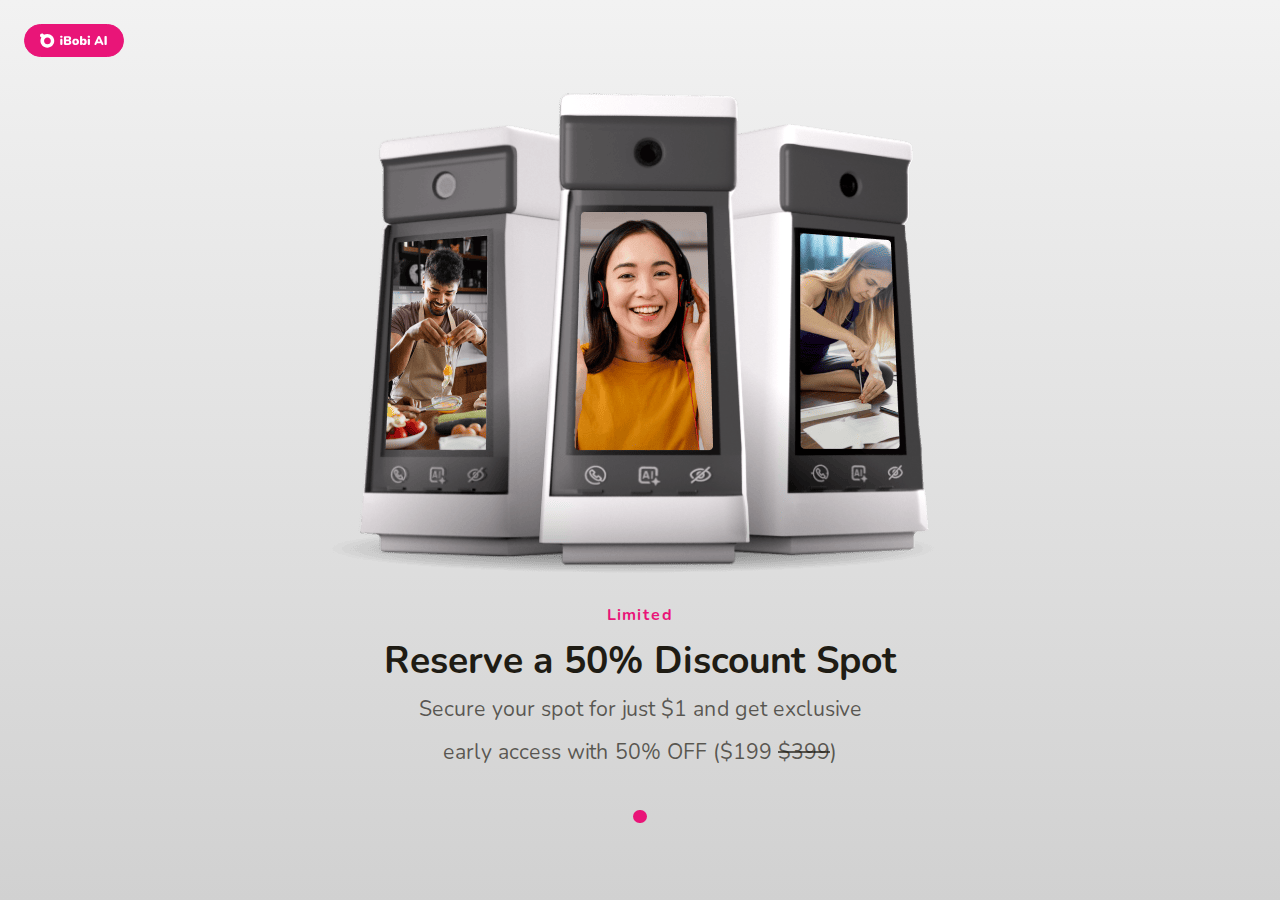
<file: reserve.html>
<!DOCTYPE html><html lang="en" class="__className_1a6ee9"><head><meta charSet="utf-8"/><meta name="viewport" content="width=device-width, initial-scale=1"/><link rel="stylesheet" href="/_next/static/css/1d6d3d5b7e3322f2.css" data-precedence="next"/><link rel="stylesheet" href="/_next/static/css/7b5692f91cd3df30.css" data-precedence="next"/><link rel="preload" as="script" fetchPriority="low" href="/_next/static/chunks/webpack-c7ad8ef08a2305bf.js"/><script src="/_next/static/chunks/4bd1b696-351eec085a5c62cd.js" async=""></script><script src="/_next/static/chunks/517-5cb0ff6943d50167.js" async=""></script><script src="/_next/static/chunks/main-app-5c96dae784c2a1dc.js" async=""></script><script src="/_next/static/chunks/app/layout-f16f1b08d614e5b2.js" async=""></script><script src="/_next/static/chunks/app/reserve/page-19dd3577caabd3ff.js" async=""></script><link rel="preload" href="https://www.googletagmanager.com/gtag/js?id=G-E0J4Y1H50T" as="script"/><title>iBobi AI: First Video ChatGPT Device</title><meta name="description" content="The world&#x27;s first video chatbot device, that Listens, Sees, Chats, and Connects Emotionally! | ChatGPT Integrated"/><meta property="og:title" content="iBobi AI: First Video ChatGPT Device"/><meta property="og:description" content="The world&#x27;s first video chatbot device, that Listens, Sees, Chats, and Connects Emotionally! | ChatGPT Integrated"/><meta property="og:url" content="https://ibobi.pro"/><meta property="og:site_name" content="iBobi AI"/><meta property="og:image" content="https://ibobi.pro/images/landing/og_image.png"/><meta property="og:image:width" content="1000"/><meta property="og:image:height" content="500"/><meta property="og:image:alt" content="iBobi AI"/><meta name="twitter:card" content="summary_large_image"/><meta name="twitter:title" content="iBobi AI: First Video ChatGPT Device"/><meta name="twitter:description" content="The world&#x27;s first video chatbot device, that Listens, Sees, Chats, and Connects Emotionally! | ChatGPT Integrated"/><meta name="twitter:image" content="https://ibobi.pro/images/landing/og_image.png"/><meta name="twitter:image:width" content="1000"/><meta name="twitter:image:height" content="500"/><meta name="twitter:image:alt" content="iBobi AI"/><script src="/_next/static/chunks/polyfills-42372ed130431b0a.js" noModule=""></script></head><body class=""><div class="reserve_container__T54SV"><a href="/"><div class="absolute bg-[#e91578] top-6 left-6 py-[0.3vw] px-[1.2vw] border border-[#e91578] rounded-[1.5vw] reserve_logoContainer__ghdO8"><svg width="132" height="29" viewBox="0 0 132 29" fill="none" xmlns="http://www.w3.org/2000/svg" class="reserve_logo__UuXQR"><path fill-rule="evenodd" clip-rule="evenodd" d="M2.65234 8.36407C1.10669 7.81463 0 6.33896 0 4.60481C0 2.40197 1.78576 0.616211 3.9886 0.616211C5.72275 0.616211 7.19842 1.7229 7.74786 3.26855C9.723 2.14457 12.0081 1.50257 14.4432 1.50257C21.9304 1.50257 28 7.57216 28 15.0594C28 22.5466 21.9304 28.6162 14.4432 28.6162C6.95595 28.6162 0.886356 22.5466 0.886356 15.0594C0.886356 12.6243 1.52836 10.3392 2.65234 8.36407ZM21.2726 15.2411C21.2726 18.9125 18.2963 21.8888 14.6249 21.8888C10.9535 21.8888 7.97724 18.9125 7.97724 15.2411C7.97724 11.5697 10.9535 8.59343 14.6249 8.59343C18.2963 8.59343 21.2726 11.5697 21.2726 15.2411Z" fill="white"></path><path d="M41.9301 23.368C41.2441 23.368 40.7132 23.1638 40.3376 22.7555C39.9619 22.3471 39.7741 21.7591 39.7741 20.9915V13.2495C39.7741 12.4818 39.9619 11.8938 40.3376 11.4855C40.7132 11.0771 41.2441 10.873 41.9301 10.873C42.6324 10.873 43.1714 11.0771 43.5471 11.4855C43.9391 11.8938 44.1351 12.4818 44.1351 13.2495V20.9915C44.1351 21.7591 43.9472 22.3471 43.5716 22.7555C43.1959 23.1638 42.6487 23.368 41.9301 23.368ZM41.9301 9.13346C41.1624 9.13346 40.5662 8.95379 40.1416 8.59446C39.7332 8.23513 39.5291 7.71246 39.5291 7.02646C39.5291 6.35679 39.7332 5.84229 40.1416 5.48296C40.5662 5.12363 41.1624 4.94396 41.9301 4.94396C42.7304 4.94396 43.3347 5.12363 43.7431 5.48296C44.1514 5.84229 44.3556 6.35679 44.3556 7.02646C44.3556 7.71246 44.1514 8.23513 43.7431 8.59446C43.3347 8.95379 42.7304 9.13346 41.9301 9.13346Z" fill="white"></path><path d="M49.3107 23.1475C48.543 23.1475 47.955 22.9515 47.5467 22.5595C47.1547 22.1511 46.9587 21.5713 46.9587 20.82V8.20246C46.9587 7.45113 47.1547 6.87946 47.5467 6.48746C47.955 6.07913 48.543 5.87496 49.3107 5.87496H55.2887C56.53 5.87496 57.5835 6.06279 58.4492 6.43846C59.3312 6.79779 60.0009 7.31229 60.4582 7.98196C60.9155 8.65163 61.1442 9.43563 61.1442 10.334C61.1442 11.3466 60.8502 12.2123 60.2622 12.931C59.6905 13.6496 58.9065 14.1396 57.9102 14.401V14.009C59.0862 14.2213 59.9927 14.695 60.6297 15.43C61.283 16.165 61.6097 17.1041 61.6097 18.2475C61.6097 19.7665 61.0625 20.967 59.9682 21.849C58.8902 22.7146 57.412 23.1475 55.5337 23.1475H49.3107ZM51.2707 19.84H54.9212C55.7542 19.84 56.3585 19.6848 56.7342 19.3745C57.1262 19.0478 57.3222 18.566 57.3222 17.929C57.3222 17.292 57.1262 16.8183 56.7342 16.508C56.3585 16.1976 55.7542 16.0425 54.9212 16.0425H51.2707V19.84ZM51.2707 12.735H54.4802C55.2969 12.735 55.893 12.588 56.2687 12.294C56.6607 12 56.8567 11.5508 56.8567 10.9465C56.8567 10.3421 56.6607 9.90113 56.2687 9.62346C55.893 9.32946 55.2969 9.18246 54.4802 9.18246H51.2707V12.735Z" fill="white"></path><path d="M69.9678 23.417C68.6285 23.417 67.4607 23.1638 66.4643 22.6575C65.468 22.1511 64.6922 21.4243 64.1368 20.477C63.5815 19.5296 63.3038 18.4108 63.3038 17.1205C63.3038 16.1405 63.459 15.2666 63.7693 14.499C64.0797 13.715 64.5288 13.0535 65.1168 12.5145C65.7048 11.9591 66.4072 11.5426 67.2238 11.265C68.0405 10.971 68.9552 10.824 69.9678 10.824C71.3072 10.824 72.475 11.0771 73.4713 11.5835C74.4677 12.0898 75.2353 12.8166 75.7743 13.764C76.3297 14.695 76.6073 15.8138 76.6073 17.1205C76.6073 18.0841 76.4522 18.958 76.1418 19.742C75.8315 20.526 75.3823 21.1956 74.7943 21.751C74.2227 22.29 73.5203 22.7065 72.6873 23.0005C71.8707 23.2781 70.9642 23.417 69.9678 23.417ZM69.9678 20.2075C70.4088 20.2075 70.8008 20.1013 71.1438 19.889C71.4868 19.6603 71.7482 19.3255 71.9278 18.8845C72.1238 18.4271 72.2218 17.8391 72.2218 17.1205C72.2218 16.0261 72.0095 15.2421 71.5848 14.7685C71.1602 14.2785 70.6212 14.0335 69.9678 14.0335C69.5268 14.0335 69.1348 14.1396 68.7918 14.352C68.4488 14.5643 68.1793 14.8991 67.9833 15.3565C67.7873 15.7975 67.6893 16.3855 67.6893 17.1205C67.6893 18.1985 67.9017 18.9825 68.3263 19.4725C68.751 19.9625 69.2982 20.2075 69.9678 20.2075Z" fill="white"></path><path d="M86.5436 23.417C85.6126 23.417 84.7796 23.1965 84.0446 22.7555C83.3259 22.2981 82.8523 21.702 82.6236 20.967L82.8931 19.9625V21.163C82.8931 21.8816 82.7053 22.4288 82.3296 22.8045C81.9703 23.1801 81.4476 23.368 80.7616 23.368C80.0593 23.368 79.5203 23.1801 79.1446 22.8045C78.7853 22.4288 78.6056 21.8816 78.6056 21.163V7.85946C78.6056 7.14079 78.7934 6.59363 79.1691 6.21796C79.5448 5.84229 80.0756 5.65446 80.7616 5.65446C81.4639 5.65446 82.0029 5.84229 82.3786 6.21796C82.7706 6.59363 82.9666 7.14079 82.9666 7.85946V13.1025H82.6726C82.9176 12.4328 83.3994 11.8856 84.1181 11.461C84.8368 11.0363 85.6453 10.824 86.5436 10.824C87.5889 10.824 88.5036 11.0771 89.2876 11.5835C90.0879 12.0898 90.7086 12.8085 91.1496 13.7395C91.5906 14.6705 91.8111 15.7975 91.8111 17.1205C91.8111 18.4108 91.5906 19.5296 91.1496 20.477C90.7086 21.4243 90.0879 22.1511 89.2876 22.6575C88.5036 23.1638 87.5889 23.417 86.5436 23.417ZM85.1716 20.2075C85.6126 20.2075 85.9964 20.1013 86.3231 19.889C86.6661 19.6603 86.9356 19.3255 87.1316 18.8845C87.3276 18.4271 87.4256 17.8391 87.4256 17.1205C87.4256 16.0261 87.2133 15.2421 86.7886 14.7685C86.3639 14.2785 85.8249 14.0335 85.1716 14.0335C84.7306 14.0335 84.3386 14.1396 83.9956 14.352C83.6526 14.5643 83.3831 14.8991 83.1871 15.3565C82.9911 15.7975 82.8931 16.3855 82.8931 17.1205C82.8931 18.1985 83.1054 18.9825 83.5301 19.4725C83.9548 19.9625 84.5019 20.2075 85.1716 20.2075Z" fill="white"></path><path d="M95.9545 23.368C95.2685 23.368 94.7376 23.1638 94.362 22.7555C93.9863 22.3471 93.7985 21.7591 93.7985 20.9915V13.2495C93.7985 12.4818 93.9863 11.8938 94.362 11.4855C94.7376 11.0771 95.2685 10.873 95.9545 10.873C96.6568 10.873 97.1958 11.0771 97.5715 11.4855C97.9635 11.8938 98.1595 12.4818 98.1595 13.2495V20.9915C98.1595 21.7591 97.9716 22.3471 97.596 22.7555C97.2203 23.1638 96.6731 23.368 95.9545 23.368ZM95.9545 9.13346C95.1868 9.13346 94.5906 8.95379 94.166 8.59446C93.7576 8.23513 93.5535 7.71246 93.5535 7.02646C93.5535 6.35679 93.7576 5.84229 94.166 5.48296C94.5906 5.12363 95.1868 4.94396 95.9545 4.94396C96.7548 4.94396 97.3591 5.12363 97.7675 5.48296C98.1758 5.84229 98.38 6.35679 98.38 7.02646C98.38 7.71246 98.1758 8.23513 97.7675 8.59446C97.3591 8.95379 96.7548 9.13346 95.9545 9.13346Z" fill="white"></path><path d="M108.802 23.368C108.296 23.368 107.871 23.2536 107.528 23.025C107.185 22.78 106.973 22.4533 106.891 22.045C106.809 21.6203 106.883 21.1466 107.111 20.624L113.212 7.49196C113.506 6.85496 113.865 6.38946 114.29 6.09546C114.731 5.80146 115.229 5.65446 115.784 5.65446C116.34 5.65446 116.822 5.80146 117.23 6.09546C117.655 6.38946 118.022 6.85496 118.332 7.49196L124.433 20.624C124.694 21.1466 124.784 21.6203 124.702 22.045C124.637 22.4696 124.433 22.7963 124.09 23.025C123.763 23.2536 123.355 23.368 122.865 23.368C122.212 23.368 121.705 23.221 121.346 22.927C121.003 22.633 120.693 22.1593 120.415 21.506L119.092 18.3945L120.807 19.644H110.713L112.452 18.3945L111.129 21.506C110.835 22.1593 110.533 22.633 110.223 22.927C109.913 23.221 109.439 23.368 108.802 23.368ZM115.735 10.579L112.893 17.3655L112.207 16.1895H119.337L118.651 17.3655L115.784 10.579H115.735Z" fill="white"></path><path d="M128.933 23.368C128.215 23.368 127.659 23.172 127.267 22.78C126.875 22.3716 126.679 21.8 126.679 21.065V7.95746C126.679 7.20613 126.875 6.63446 127.267 6.24246C127.659 5.85046 128.215 5.65446 128.933 5.65446C129.668 5.65446 130.224 5.85046 130.599 6.24246C130.991 6.63446 131.187 7.20613 131.187 7.95746V21.065C131.187 21.8 131 22.3716 130.624 22.78C130.248 23.172 129.685 23.368 128.933 23.368Z" fill="white"></path></svg></div></a><div class="px-[8.333vw] h-full  flex flex-col justify-center items-center"><div class="flex flex-col gap-4 items-center px-[12vw]reserve_image__Ld2O7"><img src="/images/reserve/reserve.png" alt="Reserve Image" loading="lazy"/></div><div class="flex flex-col gap-4 items-center mt-4"><span class="reserve_tip__OQ3ik">Limited</span><span class="reserve_title__agSUu">Reserve a 50% Discount Spot</span><span class="reserve_description__PcWPX">Secure your spot for just $1 and get exclusive</span><span class="reserve_description__PcWPX">early access with 50% OFF ($199<!-- --> <span class="line-through">$399</span>)</span><div class="reserve_button__Ghk8L"><stripe-buy-button buy-button-id="buy_btn_1QWx22RtEw1h9Cowk2ixamfC" publishable-key="pk_live_51PxQ7CRtEw1h9CowAeTiPV6p56tudVWrCBiFF2XiLyZ8fGguhGhsGyWyfxUq7lZkJ9blFxJBfSpWy4ApfZokvnjk009rhb3mek"></stripe-buy-button></div></div></div></div><script src="/_next/static/chunks/webpack-c7ad8ef08a2305bf.js" async=""></script><script>(self.__next_f=self.__next_f||[]).push([0])</script><script>self.__next_f.push([1,"1:\"$Sreact.fragment\"\n2:I[3704,[\"177\",\"static/chunks/app/layout-f16f1b08d614e5b2.js\"],\"\"]\n3:I[5244,[],\"\"]\n4:I[3866,[],\"\"]\n5:I[7033,[],\"ClientPageRoot\"]\n6:I[9273,[\"561\",\"static/chunks/app/reserve/page-19dd3577caabd3ff.js\"],\"default\"]\n9:I[6213,[],\"OutletBoundary\"]\nb:I[6213,[],\"MetadataBoundary\"]\nd:I[6213,[],\"ViewportBoundary\"]\nf:I[4835,[],\"\"]\n:HL[\"/_next/static/css/1d6d3d5b7e3322f2.css\",\"style\"]\n:HL[\"/_next/static/css/7b5692f91cd3df30.css\",\"style\"]\n"])</script><script>self.__next_f.push([1,"0:{\"P\":null,\"b\":\"heOYKx-R2VaNMaoZ2nyNm\",\"p\":\"\",\"c\":[\"\",\"reserve\"],\"i\":false,\"f\":[[[\"\",{\"children\":[\"reserve\",{\"children\":[\"__PAGE__\",{}]}]},\"$undefined\",\"$undefined\",true],[\"\",[\"$\",\"$1\",\"c\",{\"children\":[[[\"$\",\"link\",\"0\",{\"rel\":\"stylesheet\",\"href\":\"/_next/static/css/1d6d3d5b7e3322f2.css\",\"precedence\":\"next\",\"crossOrigin\":\"$undefined\",\"nonce\":\"$undefined\"}]],[\"$\",\"html\",null,{\"lang\":\"en\",\"className\":\"__className_1a6ee9\",\"children\":[[[\"$\",\"$L2\",null,{\"async\":true,\"src\":\"https://www.googletagmanager.com/gtag/js?id=G-E0J4Y1H50T\"}],[\"$\",\"$L2\",null,{\"id\":\"google-analytics-init\",\"children\":\"\\n          window.dataLayer = window.dataLayer || [];\\n          function gtag(){dataLayer.push(arguments);}\\n          gtag('js', new Date());\\n          gtag('config', 'G-E0J4Y1H50T');\\n        \"}]],[\"$\",\"body\",null,{\"className\":\"\",\"children\":[\"$\",\"$L3\",null,{\"parallelRouterKey\":\"children\",\"segmentPath\":[\"children\"],\"error\":\"$undefined\",\"errorStyles\":\"$undefined\",\"errorScripts\":\"$undefined\",\"template\":[\"$\",\"$L4\",null,{}],\"templateStyles\":\"$undefined\",\"templateScripts\":\"$undefined\",\"notFound\":[[],[[\"$\",\"title\",null,{\"children\":\"404: This page could not be found.\"}],[\"$\",\"div\",null,{\"style\":{\"fontFamily\":\"system-ui,\\\"Segoe UI\\\",Roboto,Helvetica,Arial,sans-serif,\\\"Apple Color Emoji\\\",\\\"Segoe UI Emoji\\\"\",\"height\":\"100vh\",\"textAlign\":\"center\",\"display\":\"flex\",\"flexDirection\":\"column\",\"alignItems\":\"center\",\"justifyContent\":\"center\"},\"children\":[\"$\",\"div\",null,{\"children\":[[\"$\",\"style\",null,{\"dangerouslySetInnerHTML\":{\"__html\":\"body{color:#000;background:#fff;margin:0}.next-error-h1{border-right:1px solid rgba(0,0,0,.3)}@media (prefers-color-scheme:dark){body{color:#fff;background:#000}.next-error-h1{border-right:1px solid rgba(255,255,255,.3)}}\"}}],[\"$\",\"h1\",null,{\"className\":\"next-error-h1\",\"style\":{\"display\":\"inline-block\",\"margin\":\"0 20px 0 0\",\"padding\":\"0 23px 0 0\",\"fontSize\":24,\"fontWeight\":500,\"verticalAlign\":\"top\",\"lineHeight\":\"49px\"},\"children\":404}],[\"$\",\"div\",null,{\"style\":{\"display\":\"inline-block\"},\"children\":[\"$\",\"h2\",null,{\"style\":{\"fontSize\":14,\"fontWeight\":400,\"lineHeight\":\"49px\",\"margin\":0},\"children\":\"This page could not be found.\"}]}]]}]}]]],\"forbidden\":\"$undefined\",\"unauthorized\":\"$undefined\"}]}]]}]]}],{\"children\":[\"reserve\",[\"$\",\"$1\",\"c\",{\"children\":[null,[\"$\",\"$L3\",null,{\"parallelRouterKey\":\"children\",\"segmentPath\":[\"children\",\"reserve\",\"children\"],\"error\":\"$undefined\",\"errorStyles\":\"$undefined\",\"errorScripts\":\"$undefined\",\"template\":[\"$\",\"$L4\",null,{}],\"templateStyles\":\"$undefined\",\"templateScripts\":\"$undefined\",\"notFound\":\"$undefined\",\"forbidden\":\"$undefined\",\"unauthorized\":\"$undefined\"}]]}],{\"children\":[\"__PAGE__\",[\"$\",\"$1\",\"c\",{\"children\":[[\"$\",\"$L5\",null,{\"Component\":\"$6\",\"searchParams\":{},\"params\":{},\"promises\":[\"$@7\",\"$@8\"]}],[[\"$\",\"link\",\"0\",{\"rel\":\"stylesheet\",\"href\":\"/_next/static/css/7b5692f91cd3df30.css\",\"precedence\":\"next\",\"crossOrigin\":\"$undefined\",\"nonce\":\"$undefined\"}]],[\"$\",\"$L9\",null,{\"children\":\"$La\"}]]}],{},null,false]},null,false]},null,false],[\"$\",\"$1\",\"h\",{\"children\":[null,[\"$\",\"$1\",\"iRqpodWYvkEW9krX9JB0T\",{\"children\":[[\"$\",\"$Lb\",null,{\"children\":\"$Lc\"}],[\"$\",\"$Ld\",null,{\"children\":\"$Le\"}],null]}]]}],false]],\"m\":\"$undefined\",\"G\":[\"$f\",\"$undefined\"],\"s\":false,\"S\":true}\n"])</script><script>self.__next_f.push([1,"7:{}\n8:{}\n"])</script><script>self.__next_f.push([1,"e:[[\"$\",\"meta\",\"0\",{\"name\":\"viewport\",\"content\":\"width=device-width, initial-scale=1\"}]]\nc:[[\"$\",\"meta\",\"0\",{\"charSet\":\"utf-8\"}],[\"$\",\"title\",\"1\",{\"children\":\"iBobi AI: First Video ChatGPT Device\"}],[\"$\",\"meta\",\"2\",{\"name\":\"description\",\"content\":\"The world's first video chatbot device, that Listens, Sees, Chats, and Connects Emotionally! | ChatGPT Integrated\"}],[\"$\",\"meta\",\"3\",{\"property\":\"og:title\",\"content\":\"iBobi AI: First Video ChatGPT Device\"}],[\"$\",\"meta\",\"4\",{\"property\":\"og:description\",\"content\":\"The world's first video chatbot device, that Listens, Sees, Chats, and Connects Emotionally! | ChatGPT Integrated\"}],[\"$\",\"meta\",\"5\",{\"property\":\"og:url\",\"content\":\"https://ibobi.pro\"}],[\"$\",\"meta\",\"6\",{\"property\":\"og:site_name\",\"content\":\"iBobi AI\"}],[\"$\",\"meta\",\"7\",{\"property\":\"og:image\",\"content\":\"https://ibobi.pro/images/landing/og_image.png\"}],[\"$\",\"meta\",\"8\",{\"property\":\"og:image:width\",\"content\":\"1000\"}],[\"$\",\"meta\",\"9\",{\"property\":\"og:image:height\",\"content\":\"500\"}],[\"$\",\"meta\",\"10\",{\"property\":\"og:image:alt\",\"content\":\"iBobi AI\"}],[\"$\",\"meta\",\"11\",{\"name\":\"twitter:card\",\"content\":\"summary_large_image\"}],[\"$\",\"meta\",\"12\",{\"name\":\"twitter:title\",\"content\":\"iBobi AI: First Video ChatGPT Device\"}],[\"$\",\"meta\",\"13\",{\"name\":\"twitter:description\",\"content\":\"The world's first video chatbot device, that Listens, Sees, Chats, and Connects Emotionally! | ChatGPT Integrated\"}],[\"$\",\"meta\",\"14\",{\"name\":\"twitter:image\",\"content\":\"https://ibobi.pro/images/landing/og_image.png\"}],[\"$\",\"meta\",\"15\",{\"name\":\"twitter:image:width\",\"content\":\"1000\"}],[\"$\",\"meta\",\"16\",{\"name\":\"twitter:image:height\",\"content\":\"500\"}],[\"$\",\"meta\",\"17\",{\"name\":\"twitter:image:alt\",\"content\":\"iBobi AI\"}]]\n"])</script><script>self.__next_f.push([1,"a:null\n"])</script></body></html>
</file>
<file: _next/static/css/1d6d3d5b7e3322f2.css>
*,:after,:before{--tw-border-spacing-x:0;--tw-border-spacing-y:0;--tw-translate-x:0;--tw-translate-y:0;--tw-rotate:0;--tw-skew-x:0;--tw-skew-y:0;--tw-scale-x:1;--tw-scale-y:1;--tw-pan-x: ;--tw-pan-y: ;--tw-pinch-zoom: ;--tw-scroll-snap-strictness:proximity;--tw-gradient-from-position: ;--tw-gradient-via-position: ;--tw-gradient-to-position: ;--tw-ordinal: ;--tw-slashed-zero: ;--tw-numeric-figure: ;--tw-numeric-spacing: ;--tw-numeric-fraction: ;--tw-ring-inset: ;--tw-ring-offset-width:0px;--tw-ring-offset-color:#fff;--tw-ring-color:rgba(59,130,246,.5);--tw-ring-offset-shadow:0 0 #0000;--tw-ring-shadow:0 0 #0000;--tw-shadow:0 0 #0000;--tw-shadow-colored:0 0 #0000;--tw-blur: ;--tw-brightness: ;--tw-contrast: ;--tw-grayscale: ;--tw-hue-rotate: ;--tw-invert: ;--tw-saturate: ;--tw-sepia: ;--tw-drop-shadow: ;--tw-backdrop-blur: ;--tw-backdrop-brightness: ;--tw-backdrop-contrast: ;--tw-backdrop-grayscale: ;--tw-backdrop-hue-rotate: ;--tw-backdrop-invert: ;--tw-backdrop-opacity: ;--tw-backdrop-saturate: ;--tw-backdrop-sepia: ;--tw-contain-size: ;--tw-contain-layout: ;--tw-contain-paint: ;--tw-contain-style: }::backdrop{--tw-border-spacing-x:0;--tw-border-spacing-y:0;--tw-translate-x:0;--tw-translate-y:0;--tw-rotate:0;--tw-skew-x:0;--tw-skew-y:0;--tw-scale-x:1;--tw-scale-y:1;--tw-pan-x: ;--tw-pan-y: ;--tw-pinch-zoom: ;--tw-scroll-snap-strictness:proximity;--tw-gradient-from-position: ;--tw-gradient-via-position: ;--tw-gradient-to-position: ;--tw-ordinal: ;--tw-slashed-zero: ;--tw-numeric-figure: ;--tw-numeric-spacing: ;--tw-numeric-fraction: ;--tw-ring-inset: ;--tw-ring-offset-width:0px;--tw-ring-offset-color:#fff;--tw-ring-color:rgba(59,130,246,.5);--tw-ring-offset-shadow:0 0 #0000;--tw-ring-shadow:0 0 #0000;--tw-shadow:0 0 #0000;--tw-shadow-colored:0 0 #0000;--tw-blur: ;--tw-brightness: ;--tw-contrast: ;--tw-grayscale: ;--tw-hue-rotate: ;--tw-invert: ;--tw-saturate: ;--tw-sepia: ;--tw-drop-shadow: ;--tw-backdrop-blur: ;--tw-backdrop-brightness: ;--tw-backdrop-contrast: ;--tw-backdrop-grayscale: ;--tw-backdrop-hue-rotate: ;--tw-backdrop-invert: ;--tw-backdrop-opacity: ;--tw-backdrop-saturate: ;--tw-backdrop-sepia: ;--tw-contain-size: ;--tw-contain-layout: ;--tw-contain-paint: ;--tw-contain-style: }/*
! tailwindcss v3.4.16 | MIT License | https://tailwindcss.com
*/*,:after,:before{box-sizing:border-box;border:0 solid #e5e7eb}:after,:before{--tw-content:""}:host,html{line-height:1.5;-webkit-text-size-adjust:100%;-moz-tab-size:4;tab-size:4;font-family:ui-sans-serif,system-ui,sans-serif,Apple Color Emoji,Segoe UI Emoji,Segoe UI Symbol,Noto Color Emoji;font-feature-settings:normal;font-variation-settings:normal;-webkit-tap-highlight-color:transparent}body{margin:0;line-height:inherit}hr{height:0;color:inherit;border-top-width:1px}abbr:where([title]){text-decoration:underline dotted}h1,h2,h3,h4,h5,h6{font-size:inherit;font-weight:inherit}a{color:inherit;text-decoration:inherit}b,strong{font-weight:bolder}code,kbd,pre,samp{font-family:ui-monospace,SFMono-Regular,Menlo,Monaco,Consolas,Liberation Mono,Courier New,monospace;font-feature-settings:normal;font-variation-settings:normal;font-size:1em}small{font-size:80%}sub,sup{font-size:75%;line-height:0;position:relative;vertical-align:baseline}sub{bottom:-.25em}sup{top:-.5em}table{text-indent:0;border-color:inherit;border-collapse:collapse}button,input,optgroup,select,textarea{font-family:inherit;font-feature-settings:inherit;font-variation-settings:inherit;font-size:100%;font-weight:inherit;line-height:inherit;letter-spacing:inherit;color:inherit;margin:0;padding:0}button,select{text-transform:none}button,input:where([type=button]),input:where([type=reset]),input:where([type=submit]){-webkit-appearance:button;background-color:transparent;background-image:none}:-moz-focusring{outline:auto}:-moz-ui-invalid{box-shadow:none}progress{vertical-align:baseline}::-webkit-inner-spin-button,::-webkit-outer-spin-button{height:auto}[type=search]{-webkit-appearance:textfield;outline-offset:-2px}::-webkit-search-decoration{-webkit-appearance:none}::-webkit-file-upload-button{-webkit-appearance:button;font:inherit}summary{display:list-item}blockquote,dd,dl,figure,h1,h2,h3,h4,h5,h6,hr,p,pre{margin:0}fieldset{margin:0}fieldset,legend{padding:0}menu,ol,ul{list-style:none;margin:0;padding:0}dialog{padding:0}textarea{resize:vertical}input::placeholder,textarea::placeholder{opacity:1;color:#9ca3af}[role=button],button{cursor:pointer}:disabled{cursor:default}audio,canvas,embed,iframe,img,object,svg,video{display:block;vertical-align:middle}img,video{max-width:100%;height:auto}[hidden]:where(:not([hidden=until-found])){display:none}.container{width:100%}@media (min-width:640px){.container{max-width:640px}}@media (min-width:960px){.container{max-width:960px}}@media (min-width:1024px){.container{max-width:1024px}}@media (min-width:1280px){.container{max-width:1280px}}@media (min-width:1920px){.container{max-width:1920px}}.absolute{position:absolute}.relative{position:relative}.left-6{left:1.5rem}.top-6{top:1.5rem}.mb-6{margin-bottom:1.5rem}.mb-\[10px\]{margin-bottom:10px}.mt-16{margin-top:4rem}.mt-4{margin-top:1rem}.mt-\[0\.542vw\]{margin-top:.542vw}.mt-\[2vw\]{margin-top:2vw}.mt-\[3\.125vw\]{margin-top:3.125vw}.mt-\[35vw\]{margin-top:35vw}.mt-\[9vw\]{margin-top:9vw}.flex{display:flex}.grid{display:grid}.h-full{height:100%}.h-screen{height:100vh}.w-\[66\.813vw\]{width:66.813vw}.w-full{width:100%}.grow{flex-grow:1}.transform{transform:translate(var(--tw-translate-x),var(--tw-translate-y)) rotate(var(--tw-rotate)) skewX(var(--tw-skew-x)) skewY(var(--tw-skew-y)) scaleX(var(--tw-scale-x)) scaleY(var(--tw-scale-y))}.grid-cols-2{grid-template-columns:repeat(2,minmax(0,1fr))}.flex-col{flex-direction:column}.items-center{align-items:center}.justify-center{justify-content:center}.justify-between{justify-content:space-between}.gap-10{gap:2.5rem}.gap-14{gap:3.5rem}.gap-20{gap:5rem}.gap-4{gap:1rem}.gap-6{gap:1.5rem}.gap-\[1\.042vw\]{gap:1.042vw}.gap-\[5\.521vw\]{gap:5.521vw}.gap-\[7\.042vw\]{gap:7.042vw}.overflow-x-hidden{overflow-x:hidden}.rounded-\[1\.5vw\]{border-radius:1.5vw}.border{border-width:1px}.border-t-\[0\.521vw\]{border-top-width:.521vw}.border-\[\#333\]{--tw-border-opacity:1;border-color:rgb(51 51 51/var(--tw-border-opacity,1))}.border-\[\#e91578\]{--tw-border-opacity:1;border-color:rgb(233 21 120/var(--tw-border-opacity,1))}.bg-\[\#e91578\]{--tw-bg-opacity:1;background-color:rgb(233 21 120/var(--tw-bg-opacity,1))}.bg-black{--tw-bg-opacity:1;background-color:rgb(0 0 0/var(--tw-bg-opacity,1))}.bg-red-50{--tw-bg-opacity:1;background-color:rgb(254 242 242/var(--tw-bg-opacity,1))}.object-cover{object-fit:cover}.p-\[11\.563vw\]{padding:11.563vw}.p-\[8\.333vw\]{padding:8.333vw}.px-\[1\.2vw\]{padding-left:1.2vw;padding-right:1.2vw}.px-\[12vw\]{padding-left:12vw;padding-right:12vw}.px-\[8\.333vw\]{padding-left:8.333vw;padding-right:8.333vw}.py-\[0\.3vw\]{padding-top:.3vw;padding-bottom:.3vw}.pt-\[5vw\]{padding-top:5vw}.text-center{text-align:center}.text-\[8\.604vw\]{font-size:8.604vw}.text-white{--tw-text-opacity:1;color:rgb(255 255 255/var(--tw-text-opacity,1))}.line-through{text-decoration-line:line-through}:root{--background:#fff;--foreground:#171717}body{color:var(--foreground);background:var(--background)}::-webkit-scrollbar{width:8px}::-webkit-scrollbar-track{background:#f1f1f1;border-radius:10px}::-webkit-scrollbar-thumb{background:#b58bfd;border-radius:10px}::-webkit-scrollbar-thumb:hover{background:#a775ff}@font-face{font-family:Nunito;font-style:normal;font-weight:300;font-display:swap;src:url(/_next/static/media/bde16c1724335d95-s.woff2) format("woff2");unicode-range:u+0460-052f,u+1c80-1c8a,u+20b4,u+2de0-2dff,u+a640-a69f,u+fe2e-fe2f}@font-face{font-family:Nunito;font-style:normal;font-weight:300;font-display:swap;src:url(/_next/static/media/8a9e72331fecd08b-s.woff2) format("woff2");unicode-range:u+0301,u+0400-045f,u+0490-0491,u+04b0-04b1,u+2116}@font-face{font-family:Nunito;font-style:normal;font-weight:300;font-display:swap;src:url(/_next/static/media/0610ebff456d6cfc-s.woff2) format("woff2");unicode-range:u+0102-0103,u+0110-0111,u+0128-0129,u+0168-0169,u+01a0-01a1,u+01af-01b0,u+0300-0301,u+0303-0304,u+0308-0309,u+0323,u+0329,u+1ea0-1ef9,u+20ab}@font-face{font-family:Nunito;font-style:normal;font-weight:300;font-display:swap;src:url(/_next/static/media/e3b8d441242e07fb-s.woff2) format("woff2");unicode-range:u+0100-02ba,u+02bd-02c5,u+02c7-02cc,u+02ce-02d7,u+02dd-02ff,u+0304,u+0308,u+0329,u+1d00-1dbf,u+1e00-1e9f,u+1ef2-1eff,u+2020,u+20a0-20ab,u+20ad-20c0,u+2113,u+2c60-2c7f,u+a720-a7ff}@font-face{font-family:Nunito;font-style:normal;font-weight:300;font-display:swap;src:url(/_next/static/media/21ed5661b47f7f6d-s.p.woff2) format("woff2");unicode-range:u+00??,u+0131,u+0152-0153,u+02bb-02bc,u+02c6,u+02da,u+02dc,u+0304,u+0308,u+0329,u+2000-206f,u+20ac,u+2122,u+2191,u+2193,u+2212,u+2215,u+feff,u+fffd}@font-face{font-family:Nunito;font-style:normal;font-weight:400;font-display:swap;src:url(/_next/static/media/bde16c1724335d95-s.woff2) format("woff2");unicode-range:u+0460-052f,u+1c80-1c8a,u+20b4,u+2de0-2dff,u+a640-a69f,u+fe2e-fe2f}@font-face{font-family:Nunito;font-style:normal;font-weight:400;font-display:swap;src:url(/_next/static/media/8a9e72331fecd08b-s.woff2) format("woff2");unicode-range:u+0301,u+0400-045f,u+0490-0491,u+04b0-04b1,u+2116}@font-face{font-family:Nunito;font-style:normal;font-weight:400;font-display:swap;src:url(/_next/static/media/0610ebff456d6cfc-s.woff2) format("woff2");unicode-range:u+0102-0103,u+0110-0111,u+0128-0129,u+0168-0169,u+01a0-01a1,u+01af-01b0,u+0300-0301,u+0303-0304,u+0308-0309,u+0323,u+0329,u+1ea0-1ef9,u+20ab}@font-face{font-family:Nunito;font-style:normal;font-weight:400;font-display:swap;src:url(/_next/static/media/e3b8d441242e07fb-s.woff2) format("woff2");unicode-range:u+0100-02ba,u+02bd-02c5,u+02c7-02cc,u+02ce-02d7,u+02dd-02ff,u+0304,u+0308,u+0329,u+1d00-1dbf,u+1e00-1e9f,u+1ef2-1eff,u+2020,u+20a0-20ab,u+20ad-20c0,u+2113,u+2c60-2c7f,u+a720-a7ff}@font-face{font-family:Nunito;font-style:normal;font-weight:400;font-display:swap;src:url(/_next/static/media/21ed5661b47f7f6d-s.p.woff2) format("woff2");unicode-range:u+00??,u+0131,u+0152-0153,u+02bb-02bc,u+02c6,u+02da,u+02dc,u+0304,u+0308,u+0329,u+2000-206f,u+20ac,u+2122,u+2191,u+2193,u+2212,u+2215,u+feff,u+fffd}@font-face{font-family:Nunito;font-style:normal;font-weight:500;font-display:swap;src:url(/_next/static/media/bde16c1724335d95-s.woff2) format("woff2");unicode-range:u+0460-052f,u+1c80-1c8a,u+20b4,u+2de0-2dff,u+a640-a69f,u+fe2e-fe2f}@font-face{font-family:Nunito;font-style:normal;font-weight:500;font-display:swap;src:url(/_next/static/media/8a9e72331fecd08b-s.woff2) format("woff2");unicode-range:u+0301,u+0400-045f,u+0490-0491,u+04b0-04b1,u+2116}@font-face{font-family:Nunito;font-style:normal;font-weight:500;font-display:swap;src:url(/_next/static/media/0610ebff456d6cfc-s.woff2) format("woff2");unicode-range:u+0102-0103,u+0110-0111,u+0128-0129,u+0168-0169,u+01a0-01a1,u+01af-01b0,u+0300-0301,u+0303-0304,u+0308-0309,u+0323,u+0329,u+1ea0-1ef9,u+20ab}@font-face{font-family:Nunito;font-style:normal;font-weight:500;font-display:swap;src:url(/_next/static/media/e3b8d441242e07fb-s.woff2) format("woff2");unicode-range:u+0100-02ba,u+02bd-02c5,u+02c7-02cc,u+02ce-02d7,u+02dd-02ff,u+0304,u+0308,u+0329,u+1d00-1dbf,u+1e00-1e9f,u+1ef2-1eff,u+2020,u+20a0-20ab,u+20ad-20c0,u+2113,u+2c60-2c7f,u+a720-a7ff}@font-face{font-family:Nunito;font-style:normal;font-weight:500;font-display:swap;src:url(/_next/static/media/21ed5661b47f7f6d-s.p.woff2) format("woff2");unicode-range:u+00??,u+0131,u+0152-0153,u+02bb-02bc,u+02c6,u+02da,u+02dc,u+0304,u+0308,u+0329,u+2000-206f,u+20ac,u+2122,u+2191,u+2193,u+2212,u+2215,u+feff,u+fffd}@font-face{font-family:Nunito;font-style:normal;font-weight:600;font-display:swap;src:url(/_next/static/media/bde16c1724335d95-s.woff2) format("woff2");unicode-range:u+0460-052f,u+1c80-1c8a,u+20b4,u+2de0-2dff,u+a640-a69f,u+fe2e-fe2f}@font-face{font-family:Nunito;font-style:normal;font-weight:600;font-display:swap;src:url(/_next/static/media/8a9e72331fecd08b-s.woff2) format("woff2");unicode-range:u+0301,u+0400-045f,u+0490-0491,u+04b0-04b1,u+2116}@font-face{font-family:Nunito;font-style:normal;font-weight:600;font-display:swap;src:url(/_next/static/media/0610ebff456d6cfc-s.woff2) format("woff2");unicode-range:u+0102-0103,u+0110-0111,u+0128-0129,u+0168-0169,u+01a0-01a1,u+01af-01b0,u+0300-0301,u+0303-0304,u+0308-0309,u+0323,u+0329,u+1ea0-1ef9,u+20ab}@font-face{font-family:Nunito;font-style:normal;font-weight:600;font-display:swap;src:url(/_next/static/media/e3b8d441242e07fb-s.woff2) format("woff2");unicode-range:u+0100-02ba,u+02bd-02c5,u+02c7-02cc,u+02ce-02d7,u+02dd-02ff,u+0304,u+0308,u+0329,u+1d00-1dbf,u+1e00-1e9f,u+1ef2-1eff,u+2020,u+20a0-20ab,u+20ad-20c0,u+2113,u+2c60-2c7f,u+a720-a7ff}@font-face{font-family:Nunito;font-style:normal;font-weight:600;font-display:swap;src:url(/_next/static/media/21ed5661b47f7f6d-s.p.woff2) format("woff2");unicode-range:u+00??,u+0131,u+0152-0153,u+02bb-02bc,u+02c6,u+02da,u+02dc,u+0304,u+0308,u+0329,u+2000-206f,u+20ac,u+2122,u+2191,u+2193,u+2212,u+2215,u+feff,u+fffd}@font-face{font-family:Nunito;font-style:normal;font-weight:700;font-display:swap;src:url(/_next/static/media/bde16c1724335d95-s.woff2) format("woff2");unicode-range:u+0460-052f,u+1c80-1c8a,u+20b4,u+2de0-2dff,u+a640-a69f,u+fe2e-fe2f}@font-face{font-family:Nunito;font-style:normal;font-weight:700;font-display:swap;src:url(/_next/static/media/8a9e72331fecd08b-s.woff2) format("woff2");unicode-range:u+0301,u+0400-045f,u+0490-0491,u+04b0-04b1,u+2116}@font-face{font-family:Nunito;font-style:normal;font-weight:700;font-display:swap;src:url(/_next/static/media/0610ebff456d6cfc-s.woff2) format("woff2");unicode-range:u+0102-0103,u+0110-0111,u+0128-0129,u+0168-0169,u+01a0-01a1,u+01af-01b0,u+0300-0301,u+0303-0304,u+0308-0309,u+0323,u+0329,u+1ea0-1ef9,u+20ab}@font-face{font-family:Nunito;font-style:normal;font-weight:700;font-display:swap;src:url(/_next/static/media/e3b8d441242e07fb-s.woff2) format("woff2");unicode-range:u+0100-02ba,u+02bd-02c5,u+02c7-02cc,u+02ce-02d7,u+02dd-02ff,u+0304,u+0308,u+0329,u+1d00-1dbf,u+1e00-1e9f,u+1ef2-1eff,u+2020,u+20a0-20ab,u+20ad-20c0,u+2113,u+2c60-2c7f,u+a720-a7ff}@font-face{font-family:Nunito;font-style:normal;font-weight:700;font-display:swap;src:url(/_next/static/media/21ed5661b47f7f6d-s.p.woff2) format("woff2");unicode-range:u+00??,u+0131,u+0152-0153,u+02bb-02bc,u+02c6,u+02da,u+02dc,u+0304,u+0308,u+0329,u+2000-206f,u+20ac,u+2122,u+2191,u+2193,u+2212,u+2215,u+feff,u+fffd}@font-face{font-family:Nunito Fallback;src:local("Arial");ascent-override:99.71%;descent-override:34.82%;line-gap-override:0.00%;size-adjust:101.39%}.__className_1a6ee9{font-family:Nunito,Nunito Fallback;font-style:normal}
</file>
<file: _next/static/css/c040528b9acb1d9c.css>
.features_featureContainer__3Ipr4{width:100%;height:100%;padding-bottom:8.333vw;display:flex;align-items:end}.features_section__GnRZQ{max-width:45.833vw;color:#fff}.features_section__GnRZQ .features_title__pI3lJ{font-family:Nunito;font-size:2.917vw;font-weight:900;line-height:3.5vw;text-align:left;text-underline-position:from-font;text-decoration-skip-ink:none;margin-bottom:2.604vw}.features_section__GnRZQ .features_tags__WHy3L{display:flex;flex-wrap:wrap;gap:.833vw}.features_section__GnRZQ .features_tags__WHy3L .features_tag___k2eE{display:flex;align-items:center;padding:.625vw .938vw;gap:.521vw;border-radius:.417vw;border:.104vw solid #fff}.features_section__GnRZQ .features_tags__WHy3L .features_tag___k2eE .features_title__pI3lJ{font-family:Nunito;font-size:1.042vw;font-weight:700;line-height:1.25vw;text-align:left;text-underline-position:from-font;text-decoration-skip-ink:none;margin-bottom:0}.features_section__GnRZQ .features_description__v2jmu{margin-top:2.604vw;font-family:Nunito;font-size:1.042vw;font-weight:600;line-height:1.25vw;text-align:left;text-underline-position:from-font;text-decoration-skip-ink:none}.features_right__nYxI9{margin-left:45.833vw;width:100%}.features_left__N_wLR{display:flex;align-items:center;height:100%;margin-left:8.333vw;width:100%}.features_container__libgQ{position:relative}@media(max-width:640px){.features_container__libgQ{width:100%;height:190vw}.features_featureContainer__3Ipr4{width:100%;height:100%;padding-top:7.333vw;display:flex;align-items:start}.features_right__nYxI9{margin-left:0;margin-right:0;width:100%;display:flex;justify-content:center}.features_section__GnRZQ{width:100%;max-width:100%;color:#fff;padding:0 10vw}.features_section__GnRZQ .features_title__pI3lJ{font-family:Nunito;font-size:8.017vw;font-weight:900;line-height:9.5vw;text-align:left;text-underline-position:from-font;text-decoration-skip-ink:none;margin-bottom:2.604vw}.features_section__GnRZQ .features_tags__WHy3L{display:flex;flex-direction:column;align-items:start;flex-wrap:wrap;gap:1.833vw}.features_section__GnRZQ .features_tags__WHy3L .features_tag___k2eE{display:flex;align-items:center;padding:1.625vw 3.938vw;gap:2.521vw;border-radius:1.417vw;border:.104vw solid #fff}.features_section__GnRZQ .features_tags__WHy3L .features_tag___k2eE .features_title__pI3lJ{font-family:Nunito;font-size:3.042vw;font-weight:700;line-height:1.25vw;text-align:left;text-underline-position:from-font;text-decoration-skip-ink:none;margin-bottom:0}.features_section__GnRZQ .features_description__v2jmu{margin-top:2.604vw;font-family:Nunito;font-size:3.042vw;font-weight:600;line-height:3.85vw;text-align:left;text-underline-position:from-font;text-decoration-skip-ink:none}.features_audioLogo__f7ZCy,.features_callLogo__HNnSr,.features_chatLogo__8PfYo,.features_tapLogo__Ir1F1,.features_videoLogo__gC9KN{width:3.563vw;height:3.563vw}.features_detectionLogo__TM_Zo{width:3.875vw;height:3.25vw}.features_lockLogo___qCFy{width:3.125vw;height:3.25vw}.features_angleLogo__naGJE{width:3.563vw;height:3.563vw}.features_eyeLogo__PWNcT{width:4.031vw;height:3.25vw}}.reserve_tip__KVpMs{font-size:1.25vw;line-height:1.705vw;letter-spacing:.085vw;color:#e91478}.reserve_tip__KVpMs,.reserve_title__cRHTR{font-family:Nunito;font-weight:800;text-align:center;text-underline-position:from-font;text-decoration-skip-ink:none}.reserve_title__cRHTR{font-size:2.917vw;line-height:2.865vw;color:#1f1c14}.reserve_description__GTXog{font-size:1.667vw;font-weight:400;line-height:2.167vw;color:rgba(31,28,20,.698)}.reserve_button__Iqlxz,.reserve_description__GTXog{font-family:Nunito;text-align:center;text-underline-position:from-font;text-decoration-skip-ink:none}.reserve_button__Iqlxz{width:Hug 10.833vw px;height:Hug 3.229vw px;padding:.521vw;gap:.833vw;border-radius:8.006px;background:#e91478;font-size:2.083vw;font-weight:700;line-height:1.25vw;color:#fff;margin-top:2.083vw;cursor:pointer}.reserve_container__AK426{background:linear-gradient(180deg,#f2f2f2,#d1d1d1)}@media(max-width:640px){.reserve_tip__KVpMs{font-size:4.25vw;line-height:4.705vw;letter-spacing:.085vw;color:#e91478}.reserve_tip__KVpMs,.reserve_title__cRHTR{font-family:Nunito;font-weight:800;text-align:center;text-underline-position:from-font;text-decoration-skip-ink:none}.reserve_title__cRHTR{font-size:6.917vw;line-height:9.865vw;color:#1f1c14}.reserve_description__GTXog{font-size:3vw;font-weight:400;line-height:4.167vw;color:rgba(31,28,20,.698)}.reserve_button__Iqlxz,.reserve_description__GTXog{font-family:Nunito;text-align:center;text-underline-position:from-font;text-decoration-skip-ink:none}.reserve_button__Iqlxz{width:Hug 10.833vw px;height:Hug 3.229vw px;padding:.521vw;gap:.833vw;border-radius:9px;background:#e91478;font-size:2.083vw;font-weight:700;line-height:1.25vw;color:#fff;margin-top:2.083vw;cursor:pointer}.reserve_image__8wRYy{padding-left:0;padding-right:0}}.global_full__tWH_t{width:100%;height:100%}.global_positionFull__ey_2V{position:absolute;left:0;right:0;top:0;bottom:0}.global_flexCenter__nS4U3{display:flex;justify-content:center;align-items:center}.global_pc__nyBcT{display:block}.global_mobile__9CEZL{display:none}@media screen and (max-width:640px){.global_pc__nyBcT{display:none}.global_mobile__9CEZL{display:block}}.svgs_size40__wwPts{width:2.083vw;height:2.083vw}.svgs_size30__ywg0v{width:1.667vw;height:1.667vw}.svgs_size20___qsyZ{width:1.042vw;height:1.042vw}.svgs_twitter__eGMar{width:2.656vw;height:2.135vw}.svgs_detection__5qLrK{width:"1.875vw";height:"1.25vw"}.svgs_lock__ZZwbp{width:"1.125vw";height:"1.25vw"}.svgs_eye__nonbG{width:"2.031vw";height:"1.25vw"}.page_container__koOER{padding:3.333vw 7.813vw 0;display:flex;flex-direction:column;justify-content:center;align-items:center;width:100%;background:#000}.page_container__koOER .page_content__tdyBN{width:100%;gap:2.083vw;display:flex;flex-direction:column}.page_container__koOER .page_content__tdyBN .page_text__vaiAJ .page_title__cEHGG{font-family:Nunito;font-size:2.917vw;font-weight:800;line-height:2.865vw;text-align:center;text-underline-position:from-font;text-decoration-skip-ink:none;margin-bottom:.833vw;color:#fff}.page_container__koOER .page_content__tdyBN .page_text__vaiAJ .page_description__CAN9x{font-family:Nunito;font-size:1.615vw;font-weight:400;line-height:2.167vw;text-align:center;text-underline-position:from-font;text-decoration-skip-ink:none;color:rgba(31,28,20,.698);height:4.375vw}.page_container__koOER .page_content__tdyBN .page_personnelContainer__GivMz{display:flex;gap:1.042vw;justify-content:center}.page_container__koOER .page_content__tdyBN .page_personnelContainer__GivMz .page_personnel__nHIMj{gap:.521vw;border-radius:.833vw;display:flex;align-items:center}.page_container__koOER .page_content__tdyBN .page_personnelContainer__GivMz .page_personnel__nHIMj .page_icon__9fYSl{width:3.177vw;height:3.177vw;padding:.693vw .625vw .661vw .677vw;border-radius:1.042vw;display:flex;align-items:center;justify-content:center}.page_container__koOER .page_content__tdyBN .page_personnelContainer__GivMz .page_personnel__nHIMj .page_title__cEHGG{font-family:Nunito;font-size:1.25vw;font-weight:600;line-height:1.75vw;text-align:left;text-underline-position:from-font;text-decoration-skip-ink:none;color:#fff}.page_container__koOER .page_content__tdyBN .page_buttonContainer__S9VP2{display:flex;justify-content:center;align-items:center;padding:20px 0}.page_footer__Ie3O_{padding:2vw 0;margin:0 7.813vw;background:#000;display:flex;justify-content:center;justify-content:space-between;border-top:2px solid #333}.page_footer__Ie3O_ .page_logoContainer__5ddIp{display:flex;align-items:center;gap:.521vw;color:#fff}.page_footer__Ie3O_ .page_logoContainer__5ddIp .page_logo__yV2OH{width:20.177vw}.page_footer__Ie3O_ .page_copyright__oVVOt{font-family:Nunito;font-size:.729vw;font-weight:400;line-height:1.313vw;text-align:left;text-underline-position:from-font;text-decoration-skip-ink:none;color:#fefefe;display:flex;align-items:center}@media(max-width:1040px){.page_footer__Ie3O_ .page_copyright__oVVOt{font-family:Nunito;font-size:10px;font-weight:400;line-height:20px;text-align:left;text-underline-position:from-font;text-decoration-skip-ink:none;color:#fefefe;display:flex;align-items:center}}.page_footer__Ie3O_ .page_contactMe__Wz8QA{display:flex;align-items:center;gap:2.521vw}.page_footer__Ie3O_ .page_contactMe__Wz8QA .page_contactIconSize__IepAq{width:2vw;height:2vw}.page_subscribe__8wZSN{width:100%;border-top:2px solid #333;padding:2vw 0;display:flex;justify-content:space-between;align-items:center}.page_subscribe__8wZSN .page_subscribeContent__4XInS .page_subscribeTitle__g5nTq{font-family:Nunito;font-size:1.25vw;font-weight:700;line-height:1.5vw;text-align:left;text-underline-position:from-font;text-decoration-skip-ink:none;color:#fff;margin-bottom:.521vw}.page_subscribe__8wZSN .page_subscribeContent__4XInS .page_subscribeDescription__712gz{font-family:Nunito;font-size:.833vw;font-weight:400;line-height:19.2px;text-align:left;text-underline-position:from-font;text-decoration-skip-ink:none;color:hsla(0,0%,100%,.6)}.page_subscribe__8wZSN .page_subscribeForm__CYrOh{display:flex;align-items:center;gap:1.042vw;width:100%;max-width:28.906vw}.page_subscribe__8wZSN .page_subscribeForm__CYrOh .page_subscribeInput__2JSA_{height:2.396vw;padding:.625vw 1.25vw;border-radius:.417vw;font-family:Nunito;font-size:.833vw;font-weight:400;line-height:1.136vw;text-underline-position:from-font;text-decoration-skip-ink:none;color:hsla(0,0%,100%,.6);width:100%;background:#000;border:1px solid hsla(0,0%,100%,.4)}.page_subscribe__8wZSN .page_subscribeForm__CYrOh .page_subscribeButton__x7jTu{width:7.24vw;height:2.552vw;padding:.625vw 1.458vw;gap:.417vw;border-radius:.417vw;background:#e91478;color:#fff;font-family:Nunito;font-size:.938vw;font-weight:700;line-height:1.279vw;text-align:center;text-underline-position:from-font;text-decoration-skip-ink:none}@media(max-width:640px){.page_personnel__nHIMj{gap:.521vw;border-radius:.833vw;display:flex;align-items:center}.page_personnel__nHIMj .page_icon__9fYSl{width:auto;height:auto;padding:.693vw .625vw .661vw .677vw;border-radius:1.042vw;display:flex;align-items:center;justify-content:center}.page_personnel__nHIMj .page_title__cEHGG{font-family:Nunito;font-size:5.25vw;font-weight:600;line-height:14.75vw;text-align:left;text-underline-position:from-font;text-decoration-skip-ink:none;color:#fff}.page_subscribe__8wZSN{margin-top:50px;width:100%;border-top:.104vw solid #333;padding:38.4px 0;display:flex;flex-direction:column;justify-content:space-between;gap:30px;align-items:center}.page_subscribe__8wZSN .page_subscribeContent__4XInS .page_subscribeTitle__g5nTq{font-family:Nunito;font-size:24px;font-weight:700;line-height:28.8px;text-align:left;text-underline-position:from-font;text-decoration-skip-ink:none;color:#fff;margin-bottom:10.003px}.page_subscribe__8wZSN .page_subscribeContent__4XInS .page_subscribeDescription__712gz{font-family:Nunito;font-size:15.994px;font-weight:400;text-align:left;text-underline-position:from-font;text-decoration-skip-ink:none;color:hsla(0,0%,100%,.6)}.page_subscribe__8wZSN .page_subscribeForm__CYrOh{display:flex;flex-direction:column;align-items:baseline;gap:20.006px;width:100%;max-width:554.995px}.page_subscribe__8wZSN .page_subscribeForm__CYrOh .page_subscribeInput__2JSA_{height:46.003px;padding:12px 24px;border-radius:8.006px;font-family:Nunito;font-size:15.994px;font-weight:400;line-height:21.811px;text-underline-position:from-font;text-decoration-skip-ink:none;color:hsla(0,0%,100%,.6);width:100%;background:#000;border:1px solid hsla(0,0%,100%,.4)}.page_subscribe__8wZSN .page_subscribeForm__CYrOh .page_subscribeButton__x7jTu{width:139.008px;height:48.998px;padding:12px 27.994px;gap:8.006px;border-radius:8.006px;background:#e91478;color:#fff;font-family:Nunito;font-size:18.01px;font-weight:700;line-height:24.557px;text-align:center;text-underline-position:from-font;text-decoration-skip-ink:none}.page_copyright__oVVOt{font-size:3.625vw}.page_iconSize__saMUk{width:10.25vw;height:10.25vw}.page_contactIconSize__IepAq{color:#fff;width:6.25vw;height:6.25vw}}.indiegogo_button_button__Q9hsA img{height:14.333vw;border-radius:52.031vw}.indiegogo_button_container__Bbl3m{display:flex;justify-content:center;align-items:center}@media (min-width:640px){.indiegogo_button_button__Q9hsA img{width:25.521vw;height:4.375vw}.indiegogo_button_container__Bbl3m{justify-content:start}}.footer_footer__2c06m{padding:2vw 0;background:#000;display:flex;justify-content:center;justify-content:space-between;border-top:2px solid #333}.footer_footer__2c06m .footer_logoContainer__neihd{display:flex;align-items:center;gap:.521vw;color:#fff}.footer_footer__2c06m .footer_logoContainer__neihd .footer_logo__zSk3C{width:20.177vw}.footer_footer__2c06m .footer_logoContainer__neihd .footer_logo__zSk3C .footer_iconSize__oLVsQ{width:7.5vw;height:2vw}.footer_footer__2c06m .footer_copyright__KZbU8{font-family:Nunito;font-size:.729vw;font-weight:400;line-height:1.313vw;text-align:left;text-underline-position:from-font;text-decoration-skip-ink:none;color:#fefefe;display:flex;align-items:center}.footer_footer__2c06m .footer_contactMe__RcSF1{display:flex;align-items:center;gap:2.521vw}.footer_footer__2c06m .footer_contactMe__RcSF1 .footer_contactIconSize__EDMTx{width:2vw;height:2vw}@media(max-width:1040px){.footer_footer__2c06m .footer_copyright__KZbU8{font-family:Nunito;font-size:11px;font-weight:400;line-height:20px;text-align:left;text-underline-position:from-font;text-decoration-skip-ink:none;color:#fefefe;display:flex;align-items:center}.footer_footer__2c06m .footer_contactMe__RcSF1 .footer_contactIconSize__EDMTx{width:2.5vw;height:2.5vw}.footer_footer__2c06m .footer_logoContainer__neihd .footer_logo__zSk3C .footer_iconSize__oLVsQ{width:10vw;height:4vw}}.introduction_container__J5L8L{padding-top:8.333vw;padding-bottom:8.333vw;display:flex;flex-direction:column;gap:3.333vw}.banner_container__r0ESg{gap:3.333vw;align-self:stretch}.banner_card__lIYEz,.banner_container__r0ESg{display:flex;flex-direction:column;justify-content:center;align-items:center}.banner_card__lIYEz{position:relative;width:18.75vw;height:29.167vw;color:#fff;font-family:Nunito;font-size:1.563vw;font-style:normal;font-weight:700;line-height:140%}.banner_title__qpqmz{display:inline-flex;flex-direction:column;justify-content:center;font-size:2.917vw;font-weight:800;line-height:2.865vw;text-align:center}.banner_mask___bTJ8{position:absolute;left:0;right:0;bottom:0;top:0;background:linear-gradient(180deg,rgba(30,33,58,0),rgba(30,33,58,.6))}.banner_cardTitle__VmZXY{padding:1.667vw;position:absolute;left:0;right:0;bottom:0}@media(max-width:640px){.banner_cardContainer___n81x{display:grid;grid-template-columns:repeat(2,1fr)}.banner_title__qpqmz{padding:0 8.667vw;font-family:Nunito;font-size:7vw;font-weight:900;line-height:9.75vw;text-align:center;text-underline-position:from-font;text-decoration-skip-ink:none;color:#131314}.banner_card__lIYEz{width:38.75vw;height:60.167vw}.banner_card__lIYEz .banner_cardTitle__VmZXY{line-height:4.75vw;font-size:3.563vw}}.youtubu_frameContainer__sE1aC{display:flex;width:100%;max-width:78.75vw;height:44.266vw;justify-content:center;align-items:center;margin:5.5vw 0;border-radius:1.25vw;background:#898989}.youtubu_frameContainer__sE1aC .youtubu_frame__YSSwQ{width:100%;height:100%}.background_container_container__8SHqx{background:var(--Linear,linear-gradient(180deg,#f2f2f2 0,#d1d1d1 100%))}.background_container_wrapper__nDEcF{margin:auto;max-width:1920px;width:100%}.image_container_container__D_IcW,.image_container_img__InF3x{width:100%;height:100%}.image_container_img__InF3x img{object-fit:cover;width:100%;height:100%}.image_container_mask__XwRUY{background:linear-gradient(261deg,rgba(0,0,0,.6) 1.17%,transparent 93.21%);backdrop-filter:blur(2px)}.image_container_wrapper__Ztl1S{max-width:1920px;margin:auto}.landing_container__oNlmr{height:100vh}.landing_content__ZZrh1{position:absolute;left:0;right:0;top:0;bottom:0;color:#fff}.landing_left__zc1SL{display:block;width:53.25vw;height:47.667vw;transform:translateX(-50px)}.landing_left__zc1SL .landing_product__lwcl2{width:100%;height:100%;object-fit:cover}.landing_right__8SjgT{display:flex;flex-direction:column;gap:4.167vw;flex:1}.landing_right__8SjgT .landing_logoContainer__aG3XM{display:flex;gap:1.25vw;align-items:center;justify-content:start}.landing_right__8SjgT .landing_logoContainer__aG3XM .landing_logo__NjYLA{color:#fff;width:3.333vw;height:3.333vw}.landing_right__8SjgT .landing_logoContainer__aG3XM .landing_title__tuIDT{font-size:3.333vw;font-style:normal;font-weight:900;line-height:120%}.landing_right__8SjgT .landing_subtitle__OxbAs{font-size:3.6vw;font-weight:900;line-height:120%;text-align:left;text-decoration-skip-ink:none;display:inline-flex;flex-direction:column}.landing_right__8SjgT .landing_desc__mAXhS{font-size:2.5vw;text-align:left}@media(max-width:640px){.landing_content__ZZrh1{margin:10vw 0;display:flex;flex-direction:column-reverse;justify-content:space-around;gap:1.146vw}.landing_left__zc1SL{flex:1;width:110.25vw;transform:translateX(3.5vw)}.landing_left__zc1SL .landing_product__lwcl2{width:100%;height:100%;object-fit:contain}.landing_right__8SjgT{padding-top:10vw;display:flex;flex:none;gap:4.46vw;flex-direction:column}.landing_right__8SjgT .landing_logoContainer__aG3XM{justify-content:center}.landing_right__8SjgT .landing_logoContainer__aG3XM .landing_logo__NjYLA{width:10.333vw;height:10.333vw}.landing_right__8SjgT .landing_logoContainer__aG3XM .landing_title__tuIDT{font-size:9.167vw}.landing_right__8SjgT .landing_subtitle__OxbAs{font-size:7.875vw;text-align:center}.landing_right__8SjgT .landing_desc__mAXhS{font-size:24px;text-align:center}}.use-case_container__cuVM4{padding:8.333vw 10.417vw;display:flex;flex-direction:column;align-items:center}.use-case_container__cuVM4 .use-case_content__8AYWv{display:flex;flex-direction:column;align-items:center;justify-content:center;height:5.885vw;gap:.833vw;margin-bottom:3.333vw}.use-case_container__cuVM4 .use-case_content__8AYWv .use-case_title__Pn03I{font-family:Nunito;font-size:2.917vw;font-weight:800;line-height:2.865vw;text-align:center;text-underline-position:from-font;text-decoration-skip-ink:none}.use-case_container__cuVM4 .use-case_content__8AYWv .use-case_description__Zdn6K{font-family:Nunito;font-size:1.667vw;font-weight:400;line-height:2.167vw;text-align:center;text-underline-position:from-font;text-decoration-skip-ink:none;color:rgba(0,0,0,.698)}.use-case_container__cuVM4 .use-case_cards__ZBsjp{color:#fff}.use-case_container__cuVM4 .use-case_cards__ZBsjp .use-case_title__Pn03I{font-family:Nunito;font-size:1.667vw;font-weight:700;line-height:2.333vw;text-align:left;text-underline-position:from-font;text-decoration-skip-ink:none}.use-case_container__cuVM4 .use-case_cards__ZBsjp .use-case_description__Zdn6K{font-family:Nunito;font-size:.833vw;font-weight:500;line-height:1.083vw;text-align:left;text-underline-position:from-font;text-decoration-skip-ink:none;width:15.342vw;height:4.375vw}.use-case_container__cuVM4 .use-case_cards__ZBsjp .use-case_cards_row_01__08qL4{display:flex;gap:1.25vw;justify-content:space-between}.use-case_container__cuVM4 .use-case_cards__ZBsjp .use-case_cards_row_01__08qL4 .use-case_card_1__C_cTd{height:18.906vw;width:38.75vw;background:url(/images/usecases/usecases_card_01.png);background-size:cover;background-position:50%;position:relative}.use-case_container__cuVM4 .use-case_cards__ZBsjp .use-case_cards_row_01__08qL4 .use-case_card_1__C_cTd .use-case_text__kd4oi{position:absolute;bottom:1.667vw;left:1.667vw}.use-case_container__cuVM4 .use-case_cards__ZBsjp .use-case_cards_row_01__08qL4 .use-case_card_2__5zpje{height:18.906vw;width:38.75vw;background:url(/images/usecases/usecases_card_02.png);background-size:cover;background-position:50%;position:relative}.use-case_container__cuVM4 .use-case_cards__ZBsjp .use-case_cards_row_01__08qL4 .use-case_card_2__5zpje .use-case_text__kd4oi{position:absolute;bottom:1.667vw;left:1.667vw}.use-case_container__cuVM4 .use-case_cards__ZBsjp .use-case_cards_row_02__Sx6yV{display:flex;margin-top:1.25vw;gap:1.25vw;justify-content:space-between}.use-case_container__cuVM4 .use-case_cards__ZBsjp .use-case_cards_row_02__Sx6yV .use-case_card_1__C_cTd{width:50.243vw;height:31.918vw;background:url(/images/usecases/usecases_card_03.png);background-size:cover;background-position:50%;position:relative}.use-case_container__cuVM4 .use-case_cards__ZBsjp .use-case_cards_row_02__Sx6yV .use-case_card_1__C_cTd .use-case_text__kd4oi{position:absolute;top:1.667vw;left:1.667vw}.use-case_container__cuVM4 .use-case_cards__ZBsjp .use-case_cards_row_02__Sx6yV .use-case_card_2__5zpje{width:27.257vw;height:31.918vw;gap:0;background:url(/images/usecases/usecases_card_04.png);background-size:cover;background-position:50%;position:relative}.use-case_container__cuVM4 .use-case_cards__ZBsjp .use-case_cards_row_02__Sx6yV .use-case_card_2__5zpje .use-case_text__kd4oi{position:absolute;top:1.667vw;left:1.667vw}.use-case_container__cuVM4 .use-case_cards__ZBsjp .use-case_cards_row_03__DeK_k{display:flex;margin-top:1.25vw;gap:1.25vw;justify-content:space-between}.use-case_container__cuVM4 .use-case_cards__ZBsjp .use-case_cards_row_03__DeK_k .use-case_card_1__C_cTd{height:18.906vw;width:38.75vw;background:url(/images/usecases/usecases_card_05.png);background-size:cover;background-position:50%;position:relative}.use-case_container__cuVM4 .use-case_cards__ZBsjp .use-case_cards_row_03__DeK_k .use-case_card_1__C_cTd .use-case_text__kd4oi{position:absolute;top:1.667vw;left:1.667vw}.use-case_container__cuVM4 .use-case_cards__ZBsjp .use-case_cards_row_03__DeK_k .use-case_card_2__5zpje{height:18.906vw;width:38.75vw;background:url(/images/usecases/usecases_card_06.png);background-size:cover;background-position:50%;position:relative}.use-case_container__cuVM4 .use-case_cards__ZBsjp .use-case_cards_row_03__DeK_k .use-case_card_2__5zpje .use-case_text__kd4oi{position:absolute;top:1.667vw;left:1.667vw}@media screen and (max-width:640px){.use-case_container__cuVM4{padding:8.333vw 10.417vw;display:flex;flex-direction:column;align-items:center}.use-case_container__cuVM4 .use-case_content__8AYWv{display:flex;flex-direction:column;align-items:center;justify-content:center;height:100%;gap:.833vw;margin-bottom:3.333vw}.use-case_container__cuVM4 .use-case_content__8AYWv .use-case_title__Pn03I{margin-top:3.333vw;font-family:Nunito;font-size:6.917vw;font-weight:800;line-height:12.865vw;text-align:center;text-underline-position:from-font;text-decoration-skip-ink:none}.use-case_container__cuVM4 .use-case_content__8AYWv .use-case_description__Zdn6K{font-family:Nunito;font-size:5.667vw;font-weight:400;line-height:5.167vw;text-align:center;text-underline-position:from-font;text-decoration-skip-ink:none;color:rgba(0,0,0,.698)}.use-case_container__cuVM4 .use-case_cards__ZBsjp{color:#fff;width:100%;margin-top:3.333vw;display:flex;flex-direction:column;gap:5.25vw}.use-case_container__cuVM4 .use-case_cards__ZBsjp .use-case_card__7VFi5{position:relative}.use-case_container__cuVM4 .use-case_cards__ZBsjp .use-case_card__7VFi5 .use-case_img__Y1jhl{width:100%;height:100%;object-fit:cover}.use-case_container__cuVM4 .use-case_cards__ZBsjp .use-case_card__7VFi5 .use-case_text__kd4oi{position:absolute}.use-case_container__cuVM4 .use-case_cards__ZBsjp .use-case_card__7VFi5 .use-case_text__kd4oi .use-case_title__Pn03I{font-family:Nunito;font-size:6.667vw;font-weight:700;line-height:16.333vw;text-align:left;text-underline-position:from-font;text-decoration-skip-ink:none}.use-case_container__cuVM4 .use-case_cards__ZBsjp .use-case_card__7VFi5 .use-case_text__kd4oi .use-case_description__Zdn6K{font-family:Nunito;font-size:3.833vw;font-weight:500;line-height:6.083vw;text-align:left;text-underline-position:from-font;text-decoration-skip-ink:none;width:100%;height:100%;padding-right:6.667vw}.use-case_container__cuVM4 .use-case_cards__ZBsjp .use-case_card__7VFi5 .use-case_top__yPykV{top:3.667vw;left:3.667vw}.use-case_container__cuVM4 .use-case_cards__ZBsjp .use-case_card__7VFi5 .use-case_bottom__Xm5w_{bottom:3.667vw;left:3.667vw}}.warranty_container__1OsHa{background-size:cover;background-repeat:no-repeat;background-position:50%;height:100%;position:relative;color:#fff;overflow:hidden}.warranty_container__1OsHa .warranty_overlay__9qx8v{position:absolute;top:0;left:0;width:100%;height:100%;z-index:1;background:rgba(0,0,0,.15)}.warranty_container__1OsHa .warranty_introduce__Wimop{position:absolute;width:45.833vw;display:flex;flex-direction:column;gap:4.167vw;right:10.417vw;top:50%;transform:translateY(-50%);z-index:2}.warranty_container__1OsHa .warranty_introduce__Wimop .warranty_title__Fme6j{font-family:Nunito;font-size:2.917vw;font-weight:900;line-height:10.417vw;text-align:left;height:10.417vw}.warranty_container__1OsHa .warranty_introduce__Wimop .warranty_description__7tmii{font-family:Nunito;font-size:1.042vw;font-weight:600;line-height:1.25vw;text-align:left}.warranty_container__1OsHa .warranty_introduce__Wimop .warranty_links__itJPN{display:flex;gap:2.083vw;flex-direction:column}.warranty_container__1OsHa .warranty_introduce__Wimop .warranty_links__itJPN .warranty_item__jyaJP{display:flex;align-items:center;gap:1.25vw}.warranty_container__1OsHa .warranty_introduce__Wimop .warranty_links__itJPN .warranty_text__BWniB{font-family:Nunito;font-size:1.458vw;font-weight:700;line-height:2.083vw;text-align:left}@media(max-width:640px){.warranty_container__1OsHa .warranty_introduce__Wimop{width:75.833vw;left:10vw;top:10vw;gap:4.167vw;transform:translateY(0)}.warranty_container__1OsHa .warranty_introduce__Wimop .warranty_title__Fme6j{font-size:10.917vw;height:100%}.warranty_container__1OsHa .warranty_introduce__Wimop .warranty_description__7tmii{margin-top:5vw;font-size:3.042vw;line-height:3.25vw}.warranty_container__1OsHa .warranty_introduce__Wimop .warranty_links__itJPN{gap:5.083vw}.warranty_container__1OsHa .warranty_introduce__Wimop .warranty_links__itJPN .warranty_item__jyaJP{gap:4.25vw}.warranty_container__1OsHa .warranty_introduce__Wimop .warranty_links__itJPN .warranty_text__BWniB{font-size:4.042vw;line-height:4.25vw}.warranty_container__1OsHa .warranty_introduce__Wimop .warranty_icon__xHsVC{width:6.417vw;height:6.417vw}}
</file>
<file: _next/static/css/7b5692f91cd3df30.css>
.reserve_tip__OQ3ik{font-size:1.25vw;line-height:1.705vw;letter-spacing:.085vw;color:#e91478}.reserve_tip__OQ3ik,.reserve_title__agSUu{font-family:Nunito;font-weight:800;text-align:center;text-underline-position:from-font;text-decoration-skip-ink:none}.reserve_title__agSUu{font-size:2.917vw;line-height:2.865vw;color:#1f1c14}.reserve_description__PcWPX{font-size:1.667vw;font-weight:400;line-height:2.167vw;color:#1f1c14b2}.reserve_button__Ghk8L,.reserve_description__PcWPX{font-family:Nunito;text-align:center;text-underline-position:from-font;text-decoration-skip-ink:none}.reserve_button__Ghk8L{width:Hug (10.833vw) px;height:Hug (3.229vw) px;padding:.521vw;gap:.833vw;border-radius:8.006px;background:#e91478;font-size:2.083vw;font-weight:700;line-height:1.25vw;color:#fff;margin-top:2.083vw;cursor:pointer}.reserve_container__T54SV{background:linear-gradient(180deg,#f2f2f2,#d1d1d1);height:100vh}.reserve_logo__UuXQR{width:67.2px;height:23.04px}@media (max-width:760px){.reserve_logoContainer__ghdO8{padding:.6vw 2.6vw;.reserve_logo__UuXQR{width:22.5vw;height:10.2vw}}.reserve_tip__OQ3ik{font-size:4.25vw;line-height:4.705vw;letter-spacing:.085vw;color:#e91478}.reserve_tip__OQ3ik,.reserve_title__agSUu{font-family:Nunito;font-weight:800;text-align:center;text-underline-position:from-font;text-decoration-skip-ink:none}.reserve_title__agSUu{font-size:6.917vw;line-height:9.865vw;color:#1f1c14}.reserve_description__PcWPX{font-size:3vw;font-weight:400;line-height:4.167vw;color:#1f1c14b2}.reserve_button__Ghk8L,.reserve_description__PcWPX{font-family:Nunito;text-align:center;text-underline-position:from-font;text-decoration-skip-ink:none}.reserve_button__Ghk8L{width:Hug (10.833vw) px;height:Hug (3.229vw) px;padding:.521vw;gap:.833vw;border-radius:1.5vw;background:#e91478;font-size:2.083vw;font-weight:700;line-height:1.25vw;color:#fff;margin-top:2.083vw;cursor:pointer}.reserve_image__Ld2O7{padding-left:0;padding-right:0}}
</file>
